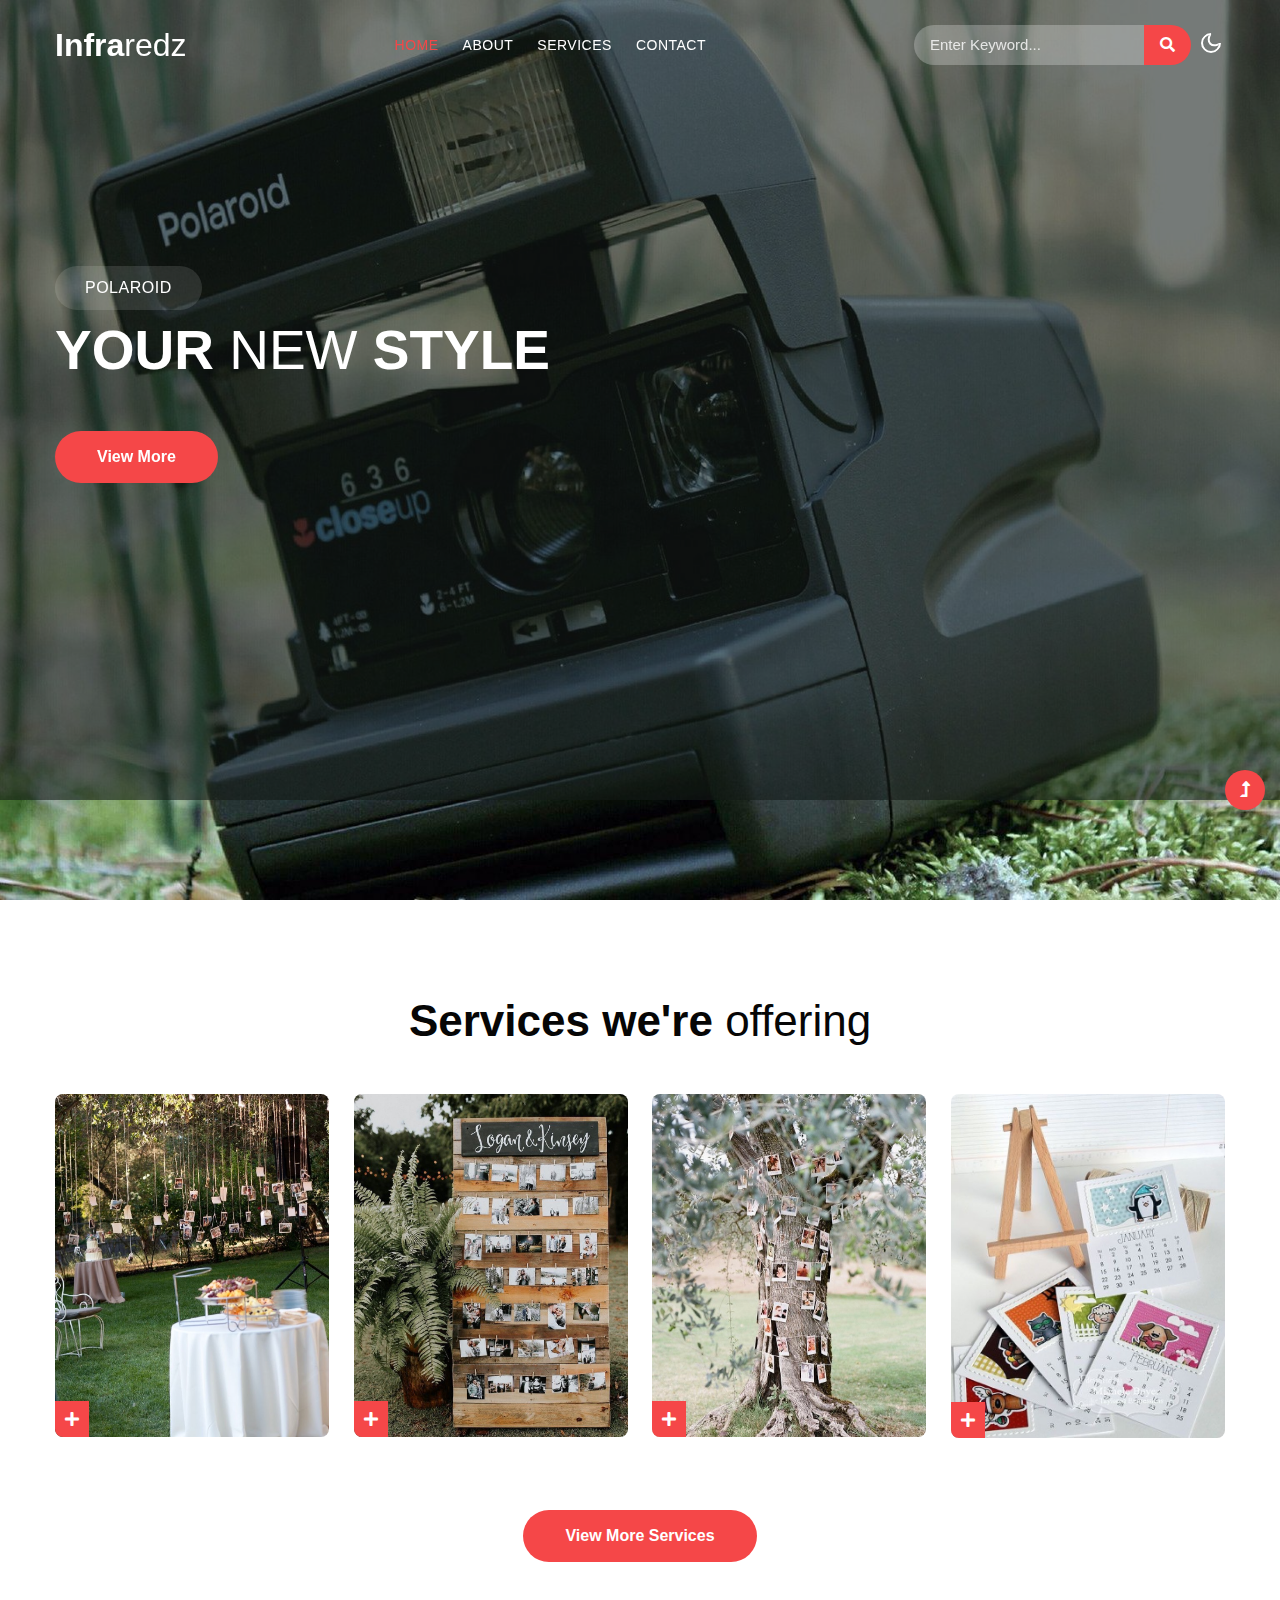
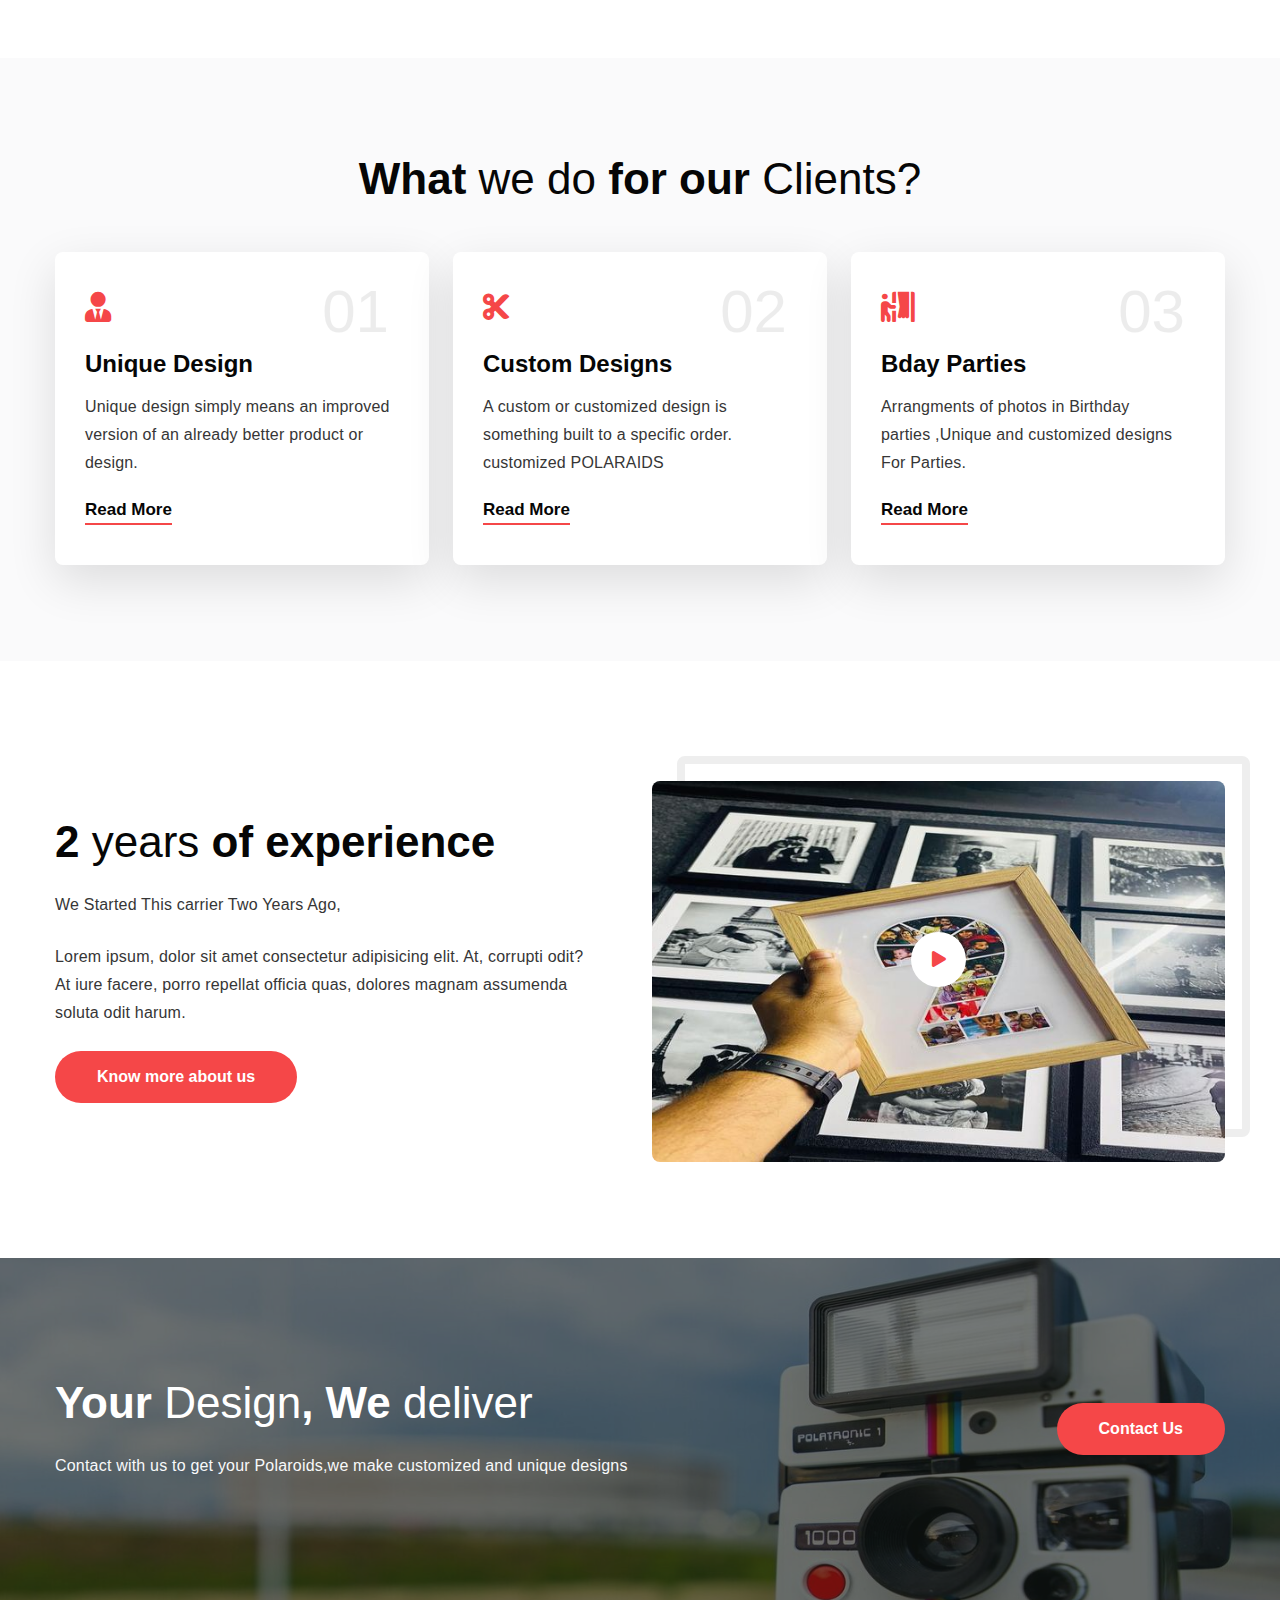
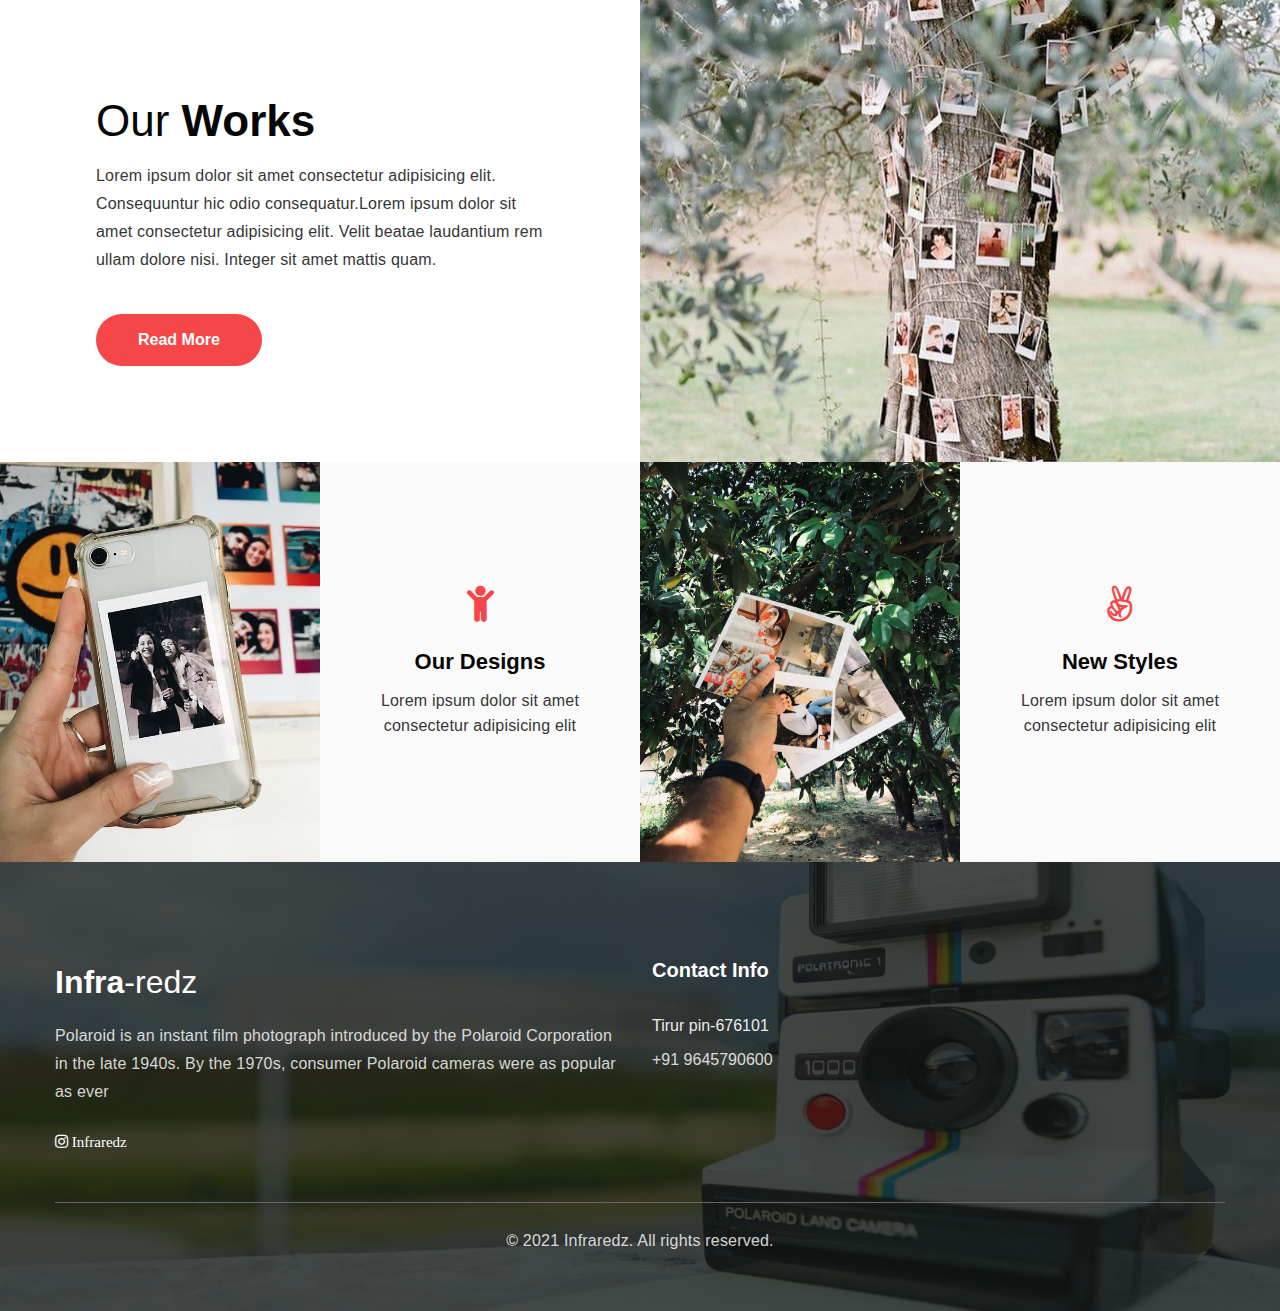
<file: index.html>
<!--
Author: W3layouts
Author URL: http://w3layouts.com
-->
<!doctype html>
<html lang="en">

<head>
    <!-- Required meta tags -->
    <meta charset="utf-8">
    <meta name="viewport" content="width=device-width, initial-scale=1">
    <title>infraredz</title>
    <!-- Template CSS Style link -->
    <link rel="stylesheet" href="assets/css/style-starter.css">
</head>

<body>
    <!-- header -->
    <header id="site-header" class="fixed-top">
        <div class="container">
            <nav class="navbar navbar-expand-lg navbar-light">
                <a class="navbar-brand" href="index.html">
                    Infra<span>redz</span>
                </a>
                <button class="navbar-toggler collapsed" type="button" data-bs-toggle="collapse"
                    data-bs-target="#navbarScroll" aria-controls="navbarScroll" aria-expanded="false"
                    aria-label="Toggle navigation">
                    <span class="navbar-toggler-icon fa icon-expand fa-bars"></span>
                    <span class="navbar-toggler-icon fa icon-close fa-times"></span>
                </button>
                <div class="collapse navbar-collapse" id="navbarScroll">
                    <ul class="navbar-nav mx-auto my-2 my-lg-0 navbar-nav-scroll">
                        <li class="nav-item">
                            <a class="nav-link active" aria-current="page" href="index.html">Home</a>
                        </li>
                        <li class="nav-item">
                            <a class="nav-link" href="about.html">About</a>
                        </li>
                        <li class="nav-item">
                            <a class="nav-link" href="services.html">Services</a>
                        </li>
                        <li class="nav-item">
                            <a class="nav-link" href="contact.html">Contact</a>
                        </li>
                    </ul>
                    <form action="#error" method="GET" class="d-flex search-header">
                        <input class="form-control" type="search" placeholder="Enter Keyword..." aria-label="Search"
                            required>
                        <button class="btn btn-style"  type="submit"><i class="fas fa-search" ></i></button>
                    </form>
                </div>
                <!-- toggle switch for light and dark theme -->
                <div class="cont-ser-position">
                    <nav class="navigation">
                        <div class="theme-switch-wrapper">
                            <label class="theme-switch" for="checkbox">
                                <input type="checkbox" id="checkbox">
                                <div class="mode-container">
                                    <i class="gg-sun"></i>
                                    <i class="gg-moon"></i>
                                </div>
                            </label>
                        </div>
                    </nav>
                </div>
                <!-- //toggle switch for light and dark theme -->
            </nav>
        </div>
    </header>
    <!-- //header -->

    <!-- hero slider Start -->
    <div class="banner-wrap" >
        <div class="banner-slider"  class="bg-image col-md-6" 
        style="background-image: url('assets/images/rsz_polaroid.jpg');
               height: 100vh;background-position: center center;background-repeat: no-repeat;background-size: cover;background-color: #464646;">
            <!-- hero slide start -->
            <div class="banner-slide ">
                <div class="container">
                    <div class="hero-content" >
                        <p data-animation="fadeInDown" class="mb-2">Polaroid </p>
                        <h1 data-animation="flipInX" data-delay="0.8s" data-color="#fff">
                            Your <span>New</span> Style </h1>
                        <div class="cta-btn" data-animation="fadeInUp" data-delay="1s">
                            <a href="about.html" class="btn btn-style btn-primary" >View More</a>
                        </div>
                    </div>
                </div>
                <div class="hero-overlay"></div>
            </div>
        </div>
    </div>
    <!-- hero slider end -->

    <!-- home services block -->
    <div class="w3l-servicesblock2 py-5" id="services">
        <div class="container py-lg-5 py-md-4 py-2">
            <h3 class="title-style text-center mb-lg-5 mb-4">Services we're <span>offering</span></h3>
            <div class="row">
                <div class="col-lg-3 col-sm-6">
                    <div class="grids5-info">
                        <a href="services.html" class="blog-image d-block zoom"><img src="assets/images/banner1.jpg" alt=""
                                class="img-fluid radius-image" />
                            <div class="image-overlay">
                                <h4>Custom Design</h4>
                                <p>A custom or customized design is something built to a specific order. A fitting example of custom design is a ‘custom-made POLARAIDS’</p>
                            </div>
                            <div class="iconic-plus">
                                <i class="fas fa-plus"></i>
                            </div>
                        </a>
                    </div>
                </div>
                <div class="col-lg-3 col-sm-6 mt-sm-0 mt-4">
                    <div class="grids5-info">
                        <a href="services.html" class="blog-image d-block zoom"><img src="assets/images/banner2.jpg" alt=""
                                class="img-fluid radius-image" />
                            <div class="image-overlay">
                                <h4>Frames</h4>
                                <p>frame is a protective and decorative edging for a picture, such as a painting or photograph.</p>
                            </div>
                            <div class="iconic-plus">
                                <i class="fas fa-plus"></i>
                            </div>
                        </a>
                    </div>
                </div>
                <div class="col-lg-3 col-sm-6 mt-lg-0 mt-4">
                    <div class="grids5-info">
                        <a href="services.html" class="blog-image d-block zoom"><img src="assets/images/banner3.jpg" alt=""
                                class="img-fluid radius-image" />
                            <div class="image-overlay">
                                <h4>Photo Booth</h4>
                                <p>collabration of photos of your memorable days.</p>
                            </div>
                            <div class="iconic-plus">
                                <i class="fas fa-plus"></i>
                            </div>
                        </a>
                    </div>
                </div>
                <div class="col-lg-3 col-sm-6 mt-lg-0 mt-4">
                    <div class="grids5-info">
                        <a href="services.html" class="blog-image d-block zoom"><img src="assets/images/banner4.jpg" alt=""
                                class="img-fluid radius-image" />
                            <div class="image-overlay">
                                <h4>Unique Designs</h4>
                                <p>Unique design simply means an improved version of an already better product or design.</p>
                            </div>
                            <div class="iconic-plus">
                                <i class="fas fa-plus"></i>
                            </div>
                        </a>
                    </div>
                </div>
            </div>
            <div class="text-center mt-md-5 mt-5 pt-lg-4">
                <a href="services.html" class="btn btn-style">View More Services</a>
            </div>
        </div>
    </div>
    <!-- //home services block -->

    <!-- home page service grids -->
    <section class="home-services py-5" id="services">
        <div class="container py-lg-5 py-md-4 py-2">
            <h3 class="title-style text-center mb-lg-5 mb-4">What <span>we do</span> for our <span>Clients?</span></h3>
            <div class="row justify-content-center">
                <div class="col-lg-4 col-md-6">
                    <div class="box-wrap">
                        <div class="icon">
                            <i class="fas fa-user-tie"></i>
                        </div>
                        <h4 class="number">01</h4>
                        <h4><a href="#url">Unique Design</a></h4>
                        <p>Unique design simply means an improved version of an already better product or design.</p>
                        <a href="services.html" class="read">Read more</a>
                    </div>
                </div>
                <div class="col-lg-4 col-md-6 mt-md-0 mt-4">
                    <div class="box-wrap">
                        <div class="icon">
                            <i class="fas fa-cut"></i>
                        </div>
                        <h4 class="number">02</h4>
                        <h4><a href="#url">Custom Designs</a></h4>
                        <p>A custom or customized design is something built to a specific order.
                            customized POLARAIDS</p>
                        <a href="services.html" class="read">Read more</a>
                    </div>
                </div>
                <div class="col-lg-4 col-md-6 mt-lg-0 mt-4">
                    <div class="box-wrap">
                        <div class="icon">
                            <i class="fas fa-person-booth"></i>
                        </div>
                        <h4 class="number">03</h4>
                        <h4><a href="#url">Bday Parties</a></h4>
                        <p>Arrangments of photos in Birthday<br> parties ,Unique and customized designs For Parties.</p>
                        <a href="services.html" class="read">Read more</a>
                    </div>
                </div>
            </div>
        </div>
    </section>
    <!-- //home page service grids -->

    <!-- about block -->
    <section class="w3l-about py-5" id="about">
        <div class="container py-lg-5 py-md-4 py-2">
            <div class="row align-items-center">
                <div class="col-lg-6 section-width pe-xl-5">
                    <h3 class="title-style">2  <span>years</span> of experience</h3>
                    <p class="mt-4">We Started This carrier Two Years Ago,</p>
                    <p class="mt-4 pb-dm-3">Lorem ipsum, dolor sit amet consectetur adipisicing elit. At, corrupti
                        odit? At iure facere,
                        porro repellat officia quas, dolores magnam assumenda soluta odit
                        harum.</p>
                    <a href="about.html" class="btn btn-style mt-4"> Know more about us</a>
                </div>
               
                <div class="col-lg-6 history-info mt-lg-0 mt-5 pt-md-4 pt-2">
                    <div class="position-relative img-border">
                        <img src="assets/images/about1.jpg" class="img-fluid video-popup-image" alt="video-popup">

                        <a href="#small-dialog" class="popup-with-zoom-anim play-view text-center position-absolute">
                            <span class="video-play-icon">
                                <span class="fa fa-play"></span>
                            </span>
                        </a>

                        <!-- dialog itself, mfp-hide class is required to make dialog hidden -->
                        <div id="small-dialog" class="zoom-anim-dialog mfp-hide ">
                       <center>
                            <div class="col-md-12">
                                <video  src="assets/Video/infraredz 2.mp4" style="width: 400px; height: 400px; margin-top: 10px;border:2px solid blue;
                            padding:5px;" controls></video>
                              </div>
                        </center>
                        </div>
                    </div>
                </div>
            </div>
        </div>
    </section>
    <!-- //about block -->

    <!-- content block -->
    <section class="w3l-content1 py-5">
        <div class="container py-md-5 py-sm-4 py-2">
            <div class="row align-items-center py-4">
                <div class="col-lg-7">
                    <div class="bottom-info" >
                        
                        <h3 class="title-style text-white">Your <span>Design</span>, We <span>deliver</span></h3>
                        <p class="mt-4 text-light">Contact with us to get your Polaroids,we make customized and unique designs</p>
                    </div>
                </div>
                <div class="col-lg-5 text-lg-end">
                    <a href="contact.html" class="btn btn-style mt-lg-0 mt-md-5 mt-4">Contact Us</a>
                </div>
            </div>
        </div>
    </section>
    <!-- //content block -->

    <!-- works block -->
    <section class="w3l-how-grids-3" id="how">
        <div class="container-fluid">
            <div class="row d-grid grid-col-2 grid-element-9 px-lg-0">
                <div class="left-texthny p-lg-5 py-4">
                    <div class="left-texthny-2 p-lg-5 p-4">
                        <h3 class="title-style"><span>Our</span> Works</h3>
                        <p class="my-3 pr-lg-4">Lorem ipsum dolor sit amet consectetur adipisicing elit. Consequuntur
                            hic odio consequatur.Lorem ipsum dolor sit amet consectetur adipisicing elit. Velit beatae
                            laudantium rem ullam dolore nisi. Integer sit amet mattis quam.</p>
                        <a href="about.html" class="btn btn-style btn-secondary mt-4">Read More</a>
                    </div>
                </div>
                <div class="left-grid-ele-9 grid-bg1">
                </div>
            </div>
            <div class="row d-grid grid-col-3 grid-element-9 px-lg-0">
                <div class="left-grid-ele-9 grid-bg2">

                </div>
                
                <div class="left-texthny-3 p-lg-5 py-4 d-grid align-items-center">
                    <div class="sub-wid-grid-9 py-lg-0 py-5">
                        <i class="fas fa-child mb-4"></i>
                        <h4 class="text-grid-9"><a href="services.html">Our Designs</a></h4>
                        <p class="sub-para">Lorem ipsum dolor sit amet consectetur adipisicing elit</p>

                    </div>
                </div>
                <div class="left-grid-ele-9 grid-bg3">

                </div>
                <div class="left-texthny-3 p-lg-5 py-4 d-grid align-items-center">
                    <div class="sub-wid-grid-9 py-lg-0 py-5">
                        <i class="fab fa-angellist mb-4"></i>
                        <h4 class="text-grid-9"><a href="services.html">New Styles</a></h4>
                        <p class="sub-para">Lorem ipsum dolor sit amet consectetur adipisicing elit</p>
                    </div>
                </div>
            </div>
        </div>
    </section>
    <!-- //works block -->

   
   
    <!-- footer -->
    <footer class="w3l-footer-16 py-5">
        <div class="container pt-md-5 pt-sm-4 pb-sm-2">
            <div class="row">
                <div class="col-lg-6">
                    <a class="footer-logo d-flex align-items-center" href="index.html">
                        Infra<span>-redz</span></a>
                    <p class="mt-3">Polaroid is an instant film photograph introduced by the Polaroid Corporation in the late 1940s. By the 1970s, consumer Polaroid cameras were as popular as ever</p>
                    <div class="columns-2 mt-4">
                        <ul class="social">
                            <li><a href="https://www.instagram.com/infraredz._/?hl=en"><i class="fab fa-instagram"> Infraredz</i></a>
                            </li>
                        </ul>
                    </div>
                </div>
                <div class="col-lg-5 mt-lg-0 mt-5">
                    <div class="row">
            
                        <div class="col-xl-5 col-6 column px-xxl-0">
                            <h3 class="">Contact Info</h3>
                            <ul class="footer-contact-list">
                                <li class="">Tirur 
                                    pin-676101
                                </li>
                                <li class="mt-2"><a href="tel:+91 9645790600">+91 9645790600</a></li>
                              
                            </ul>
                        </div>
                    </div>
                </div>
            </div>
            <div class="below-section text-center pt-4 mt-5">
                <p class="copy-text">&copy; 2021 Infraredz. All rights reserved. 
                </p>
            </div>
        </div>
    </footer>
    <!-- //footer -->

    <!-- Js scripts -->
    <!-- move top -->
    <button onclick="topFunction()" id="movetop" title="Go to top">
        <span class="fas fa-level-up-alt" aria-hidden="true"></span>
    </button>
    <script>
        // When the user scrolls down 20px from the top of the document, show the button
        window.onscroll = function () {
            scrollFunction()
        };

        function scrollFunction() {
            if (document.body.scrollTop > 20 || document.documentElement.scrollTop > 20) {
                document.getElementById("movetop").style.display = "block";
            } else {
                document.getElementById("movetop").style.display = "none";
            }
        }

        // When the user clicks on the button, scroll to the top of the document
        function topFunction() {
            document.body.scrollTop = 0;
            document.documentElement.scrollTop = 0;
        }
    </script>
    <!-- //move top -->

    <!-- common jquery plugin -->
    <script src="assets/js/jquery-3.3.1.min.js"></script>
    <!-- //common jquery plugin -->

    <!-- banner slick slider -->
    <script src="assets/js/slick.js"></script>
    <script src="assets/js/script.js"></script>
    <!-- //banner slick slider -->

    <!-- magnific-popup javascript -->
    <script src="assets/js/jquery.magnific-popup.min.js"></script>
    <script>
        $(document).ready(function () {
            $('.popup-with-zoom-anim').magnificPopup({
                type: 'inline',

                fixedContentPos: false,
                fixedBgPos: true,

                overflowY: 'auto',

                closeBtnInside: true,
                preloader: false,

                midClick: true,
                removalDelay: 300,
                mainClass: 'my-mfp-zoom-in'
            });

            $('.popup-with-move-anim').magnificPopup({
                type: 'inline',

                fixedContentPos: false,
                fixedBgPos: true,

                overflowY: 'auto',

                closeBtnInside: true,
                preloader: false,

                midClick: true,
                removalDelay: 300,
                mainClass: 'my-mfp-slide-bottom'
            });
        });
    </script>
    <!-- //magnific-popup javascript -->

    <!-- theme switch js (light and dark)-->
    <script src="assets/js/theme-change.js"></script>
    <!-- //theme switch js (light and dark)-->

    <!-- MENU-JS -->
    <script>
        $(window).on("scroll", function () {
            var scroll = $(window).scrollTop();

            if (scroll >= 80) {
                $("#site-header").addClass("nav-fixed");
            } else {
                $("#site-header").removeClass("nav-fixed");
            }
        });

        //Main navigation Active Class Add Remove
        $(".navbar-toggler").on("click", function () {
            $("header").toggleClass("active");
        });
        $(document).on("ready", function () {
            if ($(window).width() > 991) {
                $("header").removeClass("active");
            }
            $(window).on("resize", function () {
                if ($(window).width() > 991) {
                    $("header").removeClass("active");
                }
            });
        });
    </script>
    <!-- //MENU-JS -->

    <!-- disable body scroll which navbar is in active -->
    <script>
        $(function () {
            $('.navbar-toggler').click(function () {
                $('body').toggleClass('noscroll');
            })
        });
    </script>
    <!-- //disable body scroll which navbar is in active -->

    <!-- bootstrap -->
    <script src="assets/js/bootstrap.min.js"></script>
    <!-- //bootstrap -->
    <!-- //Js scripts -->
</body>

</html>
</file>
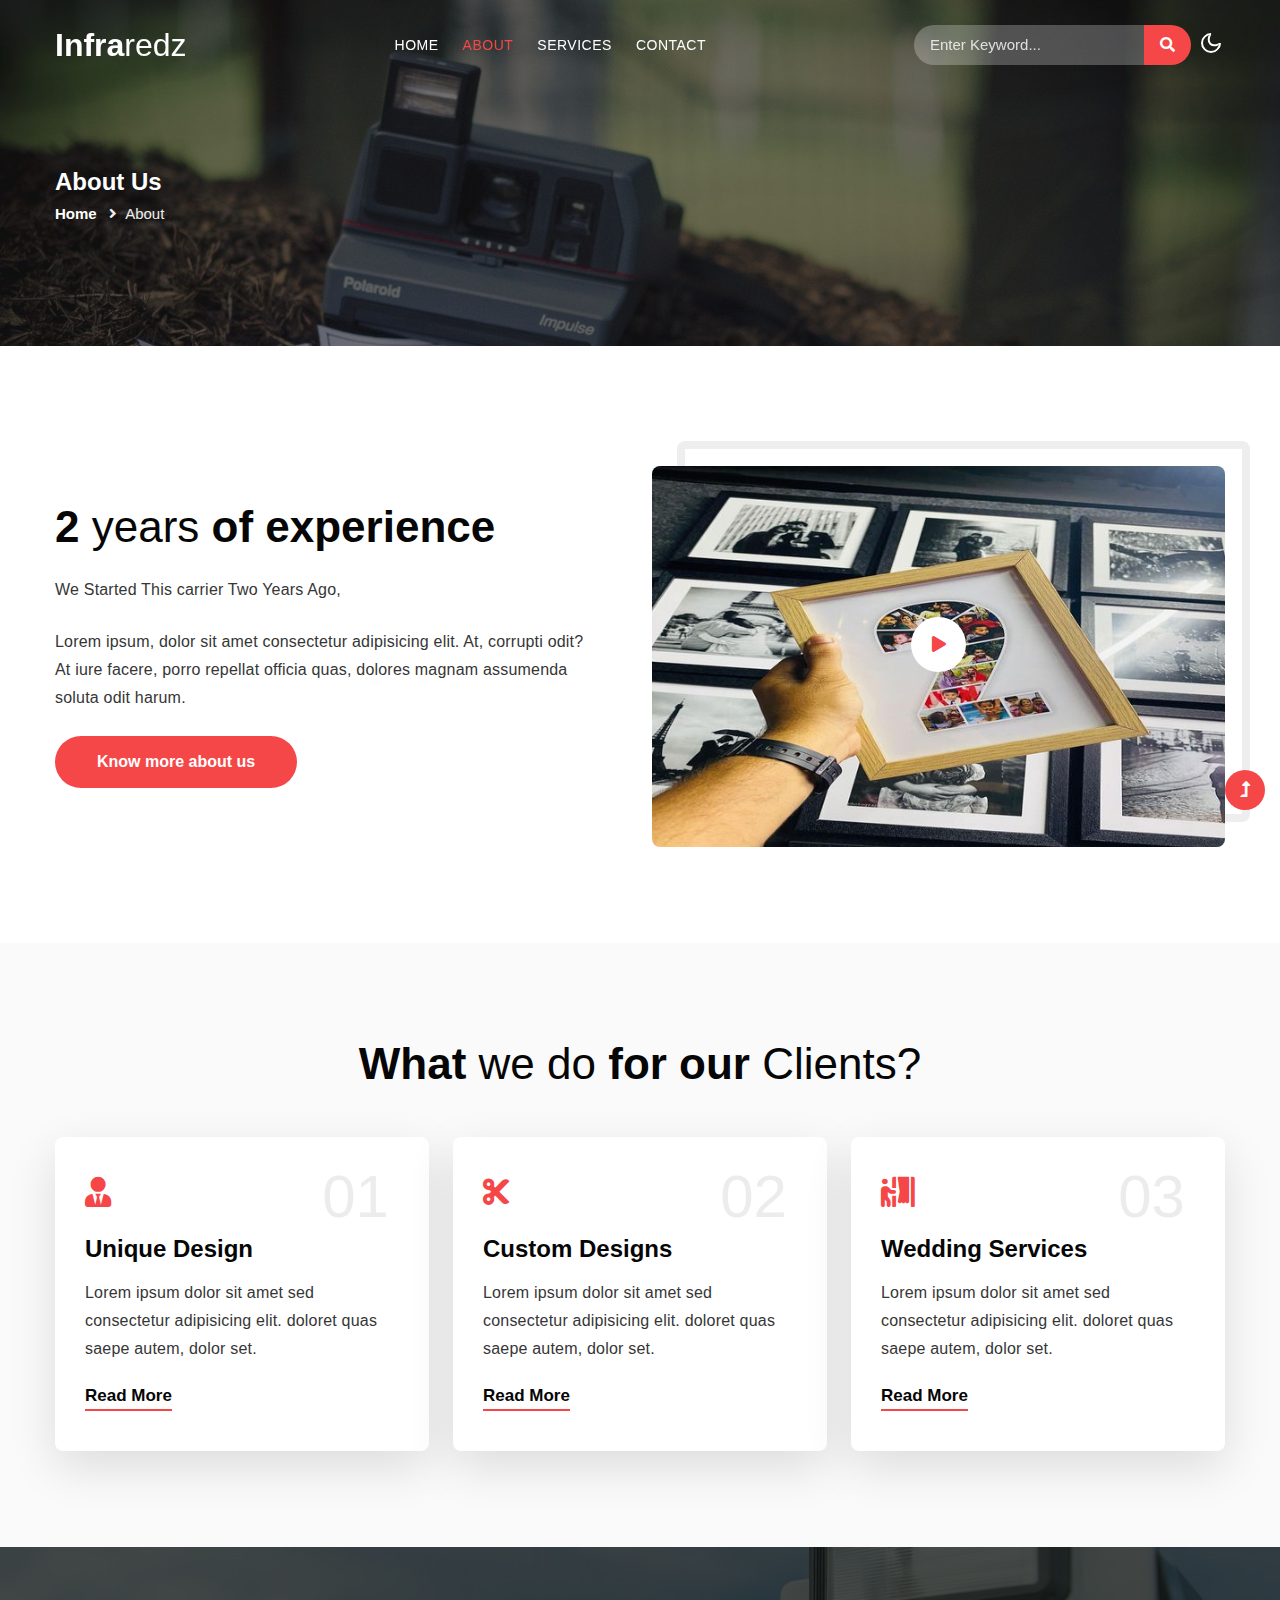
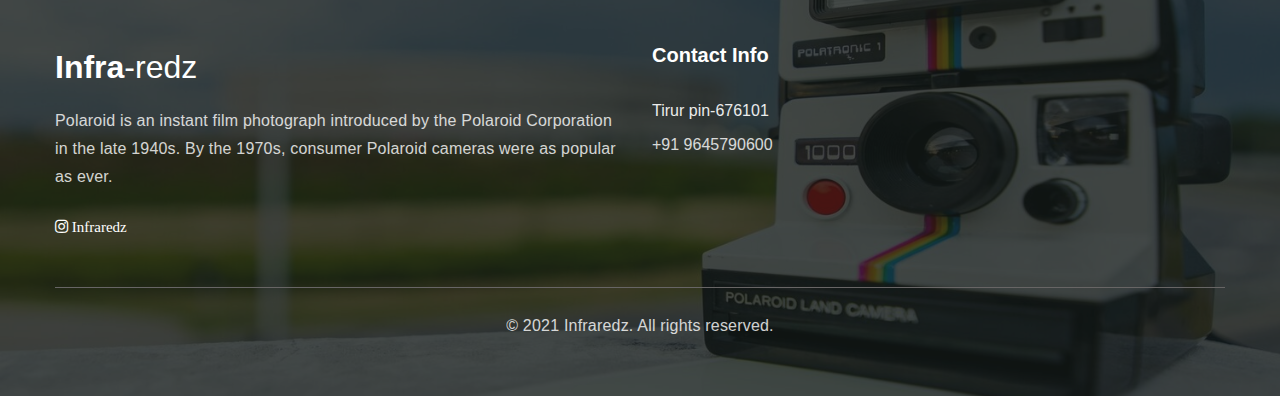
<file: about.html>
<!--
Author: W3layouts
Author URL: http://w3layouts.com
-->
<!doctype html>
<html lang="en">

<head>
    <!-- Required meta tags -->
    <meta charset="utf-8">
    <meta name="viewport" content="width=device-width, initial-scale=1">
    <title>Infraredz</title>
    <!-- Template CSS Style link -->
    <link rel="stylesheet" href="assets/css/style-starter.css">
</head>

<body>
    <!-- header -->
    <header id="site-header" class="fixed-top">
        <div class="container">
            <nav class="navbar navbar-expand-lg navbar-light">
                <a class="navbar-brand" href="index.html">
                    Infra<span>redz</span>
                </a>
                <button class="navbar-toggler collapsed" type="button" data-bs-toggle="collapse"
                    data-bs-target="#navbarScroll" aria-controls="navbarScroll" aria-expanded="false"
                    aria-label="Toggle navigation">
                    <span class="navbar-toggler-icon fa icon-expand fa-bars"></span>
                    <span class="navbar-toggler-icon fa icon-close fa-times"></span>
                </button>
                <div class="collapse navbar-collapse" id="navbarScroll">
                    <ul class="navbar-nav mx-auto my-2 my-lg-0 navbar-nav-scroll">
                        <li class="nav-item">
                            <a class="nav-link" aria-current="page" href="index.html">Home</a>
                        </li>
                        <li class="nav-item">
                            <a class="nav-link active" href="about.html">About</a>
                        </li>
                        <li class="nav-item">
                            <a class="nav-link" href="services.html">Services</a>
                        </li>
                        <li class="nav-item">
                            <a class="nav-link" href="contact.html">Contact</a>
                        </li>
                    </ul>
                    <form action="#error" method="GET" class="d-flex search-header">
                        <input class="form-control" type="search" placeholder="Enter Keyword..." aria-label="Search"
                            required>
                        <button class="btn btn-style" type="submit"><i class="fas fa-search"></i></button>
                    </form>
                </div>
                <!-- toggle switch for light and dark theme -->
                <div class="cont-ser-position">
                    <nav class="navigation">
                        <div class="theme-switch-wrapper">
                            <label class="theme-switch" for="checkbox">
                                <input type="checkbox" id="checkbox">
                                <div class="mode-container">
                                    <i class="gg-sun"></i>
                                    <i class="gg-moon"></i>
                                </div>
                            </label>
                        </div>
                    </nav>
                </div>
                <!-- //toggle switch for light and dark theme -->
            </nav>
        </div>
    </header>
    <!-- //header -->

    <!-- inner banner -->
    <section class="inner-banner py-5">
        <div class="w3l-breadcrumb py-lg-5">
            <div class="container pt-4 pb-sm-4">
                <h4 class="inner-text-title font-weight-bold pt-sm-5 pt-4">About Us</h4>
                <ul class="breadcrumbs-custom-path">
                    <li><a href="index.html">Home</a></li>
                    <li class="active"><i class="fas fa-angle-right mx-2"></i>About</li>
                </ul>
            </div>
        </div>
    </section>
    <!-- //inner banner -->

    <!-- about block -->
    <section class="w3l-about py-5" id="about">
        <div class="container py-lg-5 py-md-4 py-2">
            <div class="row align-items-center">
                <div class="col-lg-6 section-width pe-xl-5">
                    <h3 class="title-style">2  <span>years</span> of experience</h3>
                    <p class="mt-4">We Started This carrier Two Years Ago,</p>
                    <p class="mt-4 pb-dm-3">Lorem ipsum, dolor sit amet consectetur adipisicing elit. At, corrupti
                        odit? At iure facere,
                        porro repellat officia quas, dolores magnam assumenda soluta odit
                        harum.</p>
                    <a href="about.html" class="btn btn-style mt-4"> Know more about us</a>
                </div>
               
                <div class="col-lg-6 history-info mt-lg-0 mt-5 pt-md-4 pt-2">
                    <div class="position-relative img-border">
                        <img src="assets/images/about1.jpg" class="img-fluid video-popup-image" alt="video-popup">

                        <a href="#small-dialog" class="popup-with-zoom-anim play-view text-center position-absolute">
                            <span class="video-play-icon">
                                <span class="fa fa-play"></span>
                            </span>
                        </a>

                        <!-- dialog itself, mfp-hide class is required to make dialog hidden -->
                        <div id="small-dialog" class="zoom-anim-dialog mfp-hide ">
                       <center>
                            <div class="col-md-12">
                                <video  src="assets/Video/infraredz 2.mp4" style="width: 400px; height: 400px; margin-top: 10px;  border:2px solid blue;
                            padding:5px;" controls></video>
                              </div>
                        </center>
                        </div>
                    </div>
                </div>
            </div>
        </div>
    </section>
    <!-- //about block -->

    
    

    <!-- about page service grids -->
    <section class="home-services py-5" id="services">
        <div class="container py-lg-5 py-md-4 py-2">
            <h3 class="title-style text-center mb-lg-5 mb-4">What <span>we do</span> for our <span>Clients?</span></h3>
            <div class="row justify-content-center">
                <div class="col-lg-4 col-md-6">
                    <div class="box-wrap">
                        <div class="icon">
                            <i class="fas fa-user-tie"></i>
                        </div>
                        <h4 class="number">01</h4>
                        <h4><a href="#url">Unique Design</a></h4>
                        <p>Lorem ipsum dolor sit amet sed consectetur adipisicing elit.
                            doloret quas saepe autem, dolor set.</p>
                        <a href="services.html" class="read">Read more</a>
                    </div>
                </div>
                <div class="col-lg-4 col-md-6 mt-md-0 mt-4">
                    <div class="box-wrap">
                        <div class="icon">
                            <i class="fas fa-cut"></i>
                        </div>
                        <h4 class="number">02</h4>
                        <h4><a href="#url">Custom Designs</a></h4>
                        <p>Lorem ipsum dolor sit amet sed consectetur adipisicing elit.
                            doloret quas saepe autem, dolor set.</p>
                        <a href="services.html" class="read">Read more</a>
                    </div>
                </div>
                <div class="col-lg-4 col-md-6 mt-lg-0 mt-4">
                    <div class="box-wrap">
                        <div class="icon">
                            <i class="fas fa-person-booth"></i>
                        </div>
                        <h4 class="number">03</h4>
                        <h4><a href="#url">Wedding Services</a></h4>
                        <p>Lorem ipsum dolor sit amet sed consectetur adipisicing elit.
                            doloret quas saepe autem, dolor set.</p>
                        <a href="services.html" class="read">Read more</a>
                    </div>
                </div>
            </div>
        </div>
    </section>
    <!-- //about page service grids -->

   

    

    <!-- footer -->
    <footer class="w3l-footer-16 py-5">
        <div class="container pt-md-5 pt-sm-4 pb-sm-2">
            <div class="row">
                <div class="col-lg-6">
                    <a class="footer-logo d-flex align-items-center" href="index.html">
                        Infra<span>-redz</span></a>
                    <p class="mt-3">Polaroid is an instant film photograph introduced by the Polaroid Corporation in the late 1940s. By the 1970s, consumer Polaroid cameras were as popular as ever.</p>
                    <div class="columns-2 mt-4">
                        <ul class="social">
                            <li><a href="https://www.instagram.com/infraredz._/?hl=en"><i class="fab fa-instagram"> Infraredz</i></a>
                            </li>
                        </ul>
                    </div>
                </div>
                <div class="col-lg-5 mt-lg-0 mt-5">
                    <div class="row">
            
                        <div class="col-xl-5 col-6 column px-xxl-0">
                            <h3 class="">Contact Info</h3>
                            <ul class="footer-contact-list">
                                <li class="">Tirur 
                                    pin-676101
                                </li>
                                <li class="mt-2"><a href="tel:+91 9645790600">+91 9645790600</a></li>
                              
                            </ul>
                        </div>
                    </div>
                </div>
            </div>
            <div class="below-section text-center pt-4 mt-5">
                <p class="copy-text">&copy; 2021 Infraredz. All rights reserved. 
                </p>
            </div>
        </div>
    </footer>
    <!-- //footer -->

    <!-- Js scripts -->
    <!-- move top -->
    <button onclick="topFunction()" id="movetop" title="Go to top">
        <span class="fas fa-level-up-alt" aria-hidden="true"></span>
    </button>
    <script>
        // When the user scrolls down 20px from the top of the document, show the button
        window.onscroll = function () {
            scrollFunction()
        };

        function scrollFunction() {
            if (document.body.scrollTop > 20 || document.documentElement.scrollTop > 20) {
                document.getElementById("movetop").style.display = "block";
            } else {
                document.getElementById("movetop").style.display = "none";
            }
        }

        // When the user clicks on the button, scroll to the top of the document
        function topFunction() {
            document.body.scrollTop = 0;
            document.documentElement.scrollTop = 0;
        }
    </script>
    <!-- //move top -->

    <!-- common jquery plugin -->
    <script src="assets/js/jquery-3.3.1.min.js"></script>
    <!-- //common jquery plugin -->

    <!-- magnific-popup javascript -->
    <script src="assets/js/jquery.magnific-popup.min.js"></script>
    <script>
        $(document).ready(function () {
            $('.popup-with-zoom-anim').magnificPopup({
                type: 'inline',

                fixedContentPos: false,
                fixedBgPos: true,

                overflowY: 'auto',

                closeBtnInside: true,
                preloader: false,

                midClick: true,
                removalDelay: 300,
                mainClass: 'my-mfp-zoom-in'
            });

            $('.popup-with-move-anim').magnificPopup({
                type: 'inline',

                fixedContentPos: false,
                fixedBgPos: true,

                overflowY: 'auto',

                closeBtnInside: true,
                preloader: false,

                midClick: true,
                removalDelay: 300,
                mainClass: 'my-mfp-slide-bottom'
            });
        });
    </script>
    <!-- //magnific-popup javascript -->

    <!-- theme switch js (light and dark)-->
    <script src="assets/js/theme-change.js"></script>
    <!-- //theme switch js (light and dark)-->

    <!-- MENU-JS -->
    <script>
        $(window).on("scroll", function () {
            var scroll = $(window).scrollTop();

            if (scroll >= 80) {
                $("#site-header").addClass("nav-fixed");
            } else {
                $("#site-header").removeClass("nav-fixed");
            }
        });

        //Main navigation Active Class Add Remove
        $(".navbar-toggler").on("click", function () {
            $("header").toggleClass("active");
        });
        $(document).on("ready", function () {
            if ($(window).width() > 991) {
                $("header").removeClass("active");
            }
            $(window).on("resize", function () {
                if ($(window).width() > 991) {
                    $("header").removeClass("active");
                }
            });
        });
    </script>
    <!-- //MENU-JS -->

    <!-- disable body scroll which navbar is in active -->
    <script>
        $(function () {
            $('.navbar-toggler').click(function () {
                $('body').toggleClass('noscroll');
            })
        });
    </script>
    <!-- //disable body scroll which navbar is in active -->

    <!-- bootstrap -->
    <script src="assets/js/bootstrap.min.js"></script>
    <!-- //bootstrap -->
    <!-- //Js scripts -->
</body>

</html>
</file>
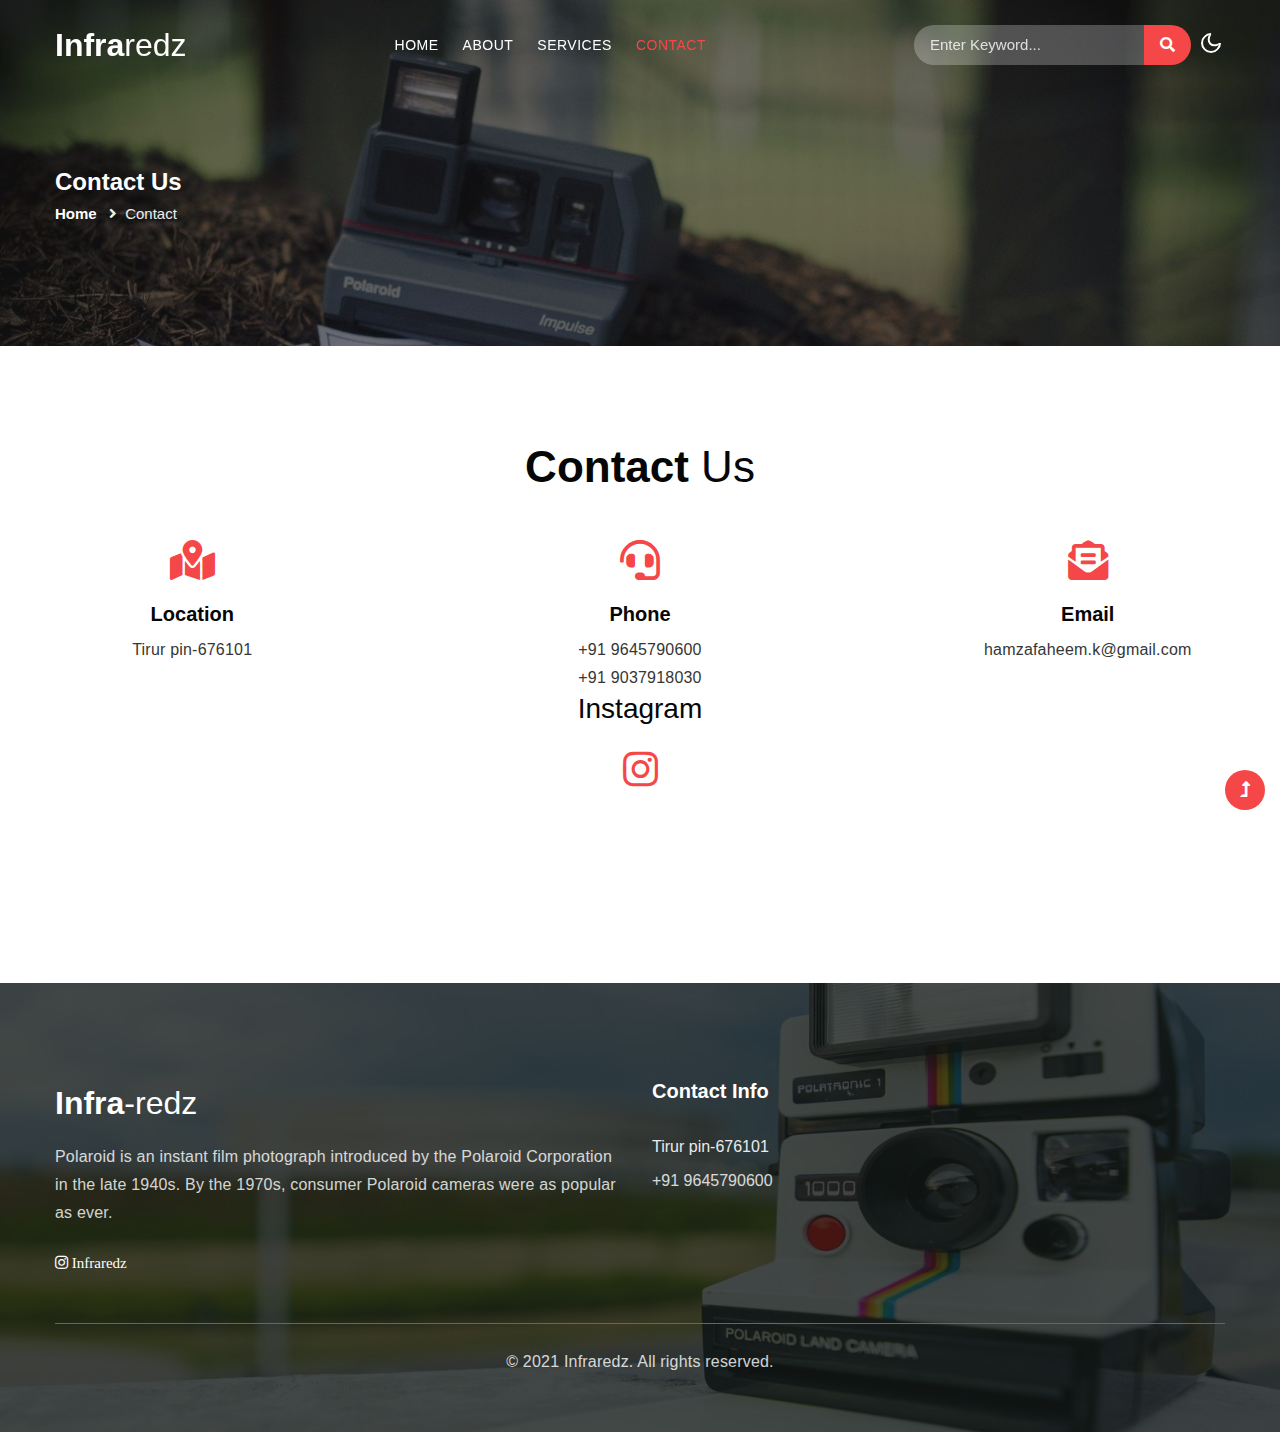
<file: contact.html>
<!--
Author: W3layouts
Author URL: http://w3layouts.com
-->
<!doctype html>
<html lang="en">

<head>
    <!-- Required meta tags -->
    <meta charset="utf-8">
    <meta name="viewport" content="width=device-width, initial-scale=1">
    <title>Infraredz</title>
    <!-- Template CSS Style link -->
    <link rel="stylesheet" href="assets/css/style-starter.css">
</head>

<body>
    <!-- header -->
    <header id="site-header" class="fixed-top">
        <div class="container">
            <nav class="navbar navbar-expand-lg navbar-light">
                <a class="navbar-brand" href="index.html">
                    Infra<span>redz</span>
                </a>
                <button class="navbar-toggler collapsed" type="button" data-bs-toggle="collapse"
                    data-bs-target="#navbarScroll" aria-controls="navbarScroll" aria-expanded="false"
                    aria-label="Toggle navigation">
                    <span class="navbar-toggler-icon fa icon-expand fa-bars"></span>
                    <span class="navbar-toggler-icon fa icon-close fa-times"></span>
                </button>
                <div class="collapse navbar-collapse" id="navbarScroll">
                    <ul class="navbar-nav mx-auto my-2 my-lg-0 navbar-nav-scroll">
                        <li class="nav-item">
                            <a class="nav-link" aria-current="page" href="index.html">Home</a>
                        </li>
                        <li class="nav-item">
                            <a class="nav-link" href="about.html">About</a>
                        </li>
                        <li class="nav-item">
                            <a class="nav-link" href="services.html">Services</a>
                        </li>
                        <li class="nav-item">
                            <a class="nav-link active" href="contact.html">Contact</a>
                        </li>
                    </ul>
                    <form action="#error" method="GET" class="d-flex search-header">
                        <input class="form-control" type="search" placeholder="Enter Keyword..." aria-label="Search"
                            required>
                        <button class="btn btn-style" type="submit"><i class="fas fa-search"></i></button>
                    </form>
                </div>
                <!-- toggle switch for light and dark theme -->
                <div class="cont-ser-position">
                    <nav class="navigation">
                        <div class="theme-switch-wrapper">
                            <label class="theme-switch" for="checkbox">
                                <input type="checkbox" id="checkbox">
                                <div class="mode-container">
                                    <i class="gg-sun"></i>
                                    <i class="gg-moon"></i>
                                </div>
                            </label>
                        </div>
                    </nav>
                </div>
                <!-- //toggle switch for light and dark theme -->
            </nav>
        </div>
    </header>
    <!-- //header -->

    <!-- inner banner -->
    <section class="inner-banner py-5">
        <div class="w3l-breadcrumb py-lg-5">
            <div class="container pt-4 pb-sm-4">
                <h4 class="inner-text-title font-weight-bold pt-sm-5 pt-4">Contact Us</h4>
                <ul class="breadcrumbs-custom-path">
                    <li><a href="index.html">Home</a></li>
                    <li class="active"><i class="fas fa-angle-right mx-2"></i>Contact</li>
                </ul>
            </div>
        </div>
    </section>
    <!-- //inner banner -->

    <!-- contact section -->
    <section class="w3l-contact-11 py-5" id="contact">
        <div class="container py-lg-5 py-md-4 py-2">
            <h3 class="title-style text-center mb-lg-5 mb-4">Contact <span>Us</span></h3>
            <div class="row text-center mb-5 pb-lg-5 pb-sm-4">
                <div class="col-md-3 contact-info">
                    <i class="fas fa-map-marked-alt"></i>
                    <h4>Location</h4>
                    <p>Tirur pin-676101</p>
                </div>
                <div class="col-lg-6 col-sm-3 contact-info mt-md-0 mt-4">
                    <i class="fas fa-headset"></i>
                    <h4>Phone</h4>
                    <p><a href="tel:+91 9645790600">+91 9645790600<br>+91 9037918030</a></p>
                </div>
                <div class="col-md-3 col-sm-3 contact-info mt-lg-0 mt-4">
                    <i class="fas fa-envelope-open-text"></i>
                    <h4>Email</h4>
                    <p><a href="mailto:mail@example.com" class="email">hamzafaheem.k@gmail.com</a></p>
                </div>
                <br>
                <div class="col-md-12  contact-info">
                    <h3>Instagram</h3>
                    <br>
                    <li><a href="https://www.instagram.com/infraredz._/?hl=en"><i class="fab fa-instagram"></i></a>
                </div>
            </div>
     </section>
    
    <!-- //contact section -->

    <!-- footer -->
    <footer class="w3l-footer-16 py-5">
        <div class="container pt-md-5 pt-sm-4 pb-sm-2">
            <div class="row">
                <div class="col-lg-6">
                    <a class="footer-logo d-flex align-items-center" href="index.html">
                        Infra<span>-redz</span></a>
                    <p class="mt-3">Polaroid is an instant film photograph introduced by the Polaroid Corporation in the late 1940s. By the 1970s, consumer Polaroid cameras were as popular as ever.</p>
                    <div class="columns-2 mt-4">
                        <ul class="social">
                            <li><a href="https://www.instagram.com/infraredz._/?hl=en"><i class="fab fa-instagram"> Infraredz</i></a>
                            </li>
                        </ul>
                    </div>
                </div>
                <div class="col-lg-5 mt-lg-0 mt-5">
                    <div class="row">
            
                        <div class="col-xl-5 col-6 column px-xxl-0">
                            <h3 class="">Contact Info</h3>
                            <ul class="footer-contact-list">
                                <li class="">Tirur 
                                    pin-676101
                                </li>
                                <li class="mt-2"><a href="tel:+91 9645790600">+91 9645790600</a></li>
                              
                            </ul>
                        </div>
                    </div>
                </div>
            </div>
            <div class="below-section text-center pt-4 mt-5">
                <p class="copy-text">&copy; 2021 Infraredz. All rights reserved. 
                </p>
            </div>
        </div>
    </footer>
    <!-- //footer -->
   



    <!-- Js scripts -->
    <!-- move top -->
    <button onclick="topFunction()" id="movetop" title="Go to top">
        <span class="fas fa-level-up-alt" aria-hidden="true"></span>
    </button>
    <script>
        // When the user scrolls down 20px from the top of the document, show the button
        window.onscroll = function () {
            scrollFunction()
        };

        function scrollFunction() {
            if (document.body.scrollTop > 20 || document.documentElement.scrollTop > 20) {
                document.getElementById("movetop").style.display = "block";
            } else {
                document.getElementById("movetop").style.display = "none";
            }
        }

        // When the user clicks on the button, scroll to the top of the document
        function topFunction() {
            document.body.scrollTop = 0;
            document.documentElement.scrollTop = 0;
        }
    </script>
    <!-- //move top -->

    <!-- common jquery plugin -->
    <script src="assets/js/jquery-3.3.1.min.js"></script>
    <!-- //common jquery plugin -->

    <!-- theme switch js (light and dark)-->
    <script src="assets/js/theme-change.js"></script>
    <!-- //theme switch js (light and dark)-->

    <!-- MENU-JS -->
    <script>
        $(window).on("scroll", function () {
            var scroll = $(window).scrollTop();

            if (scroll >= 80) {
                $("#site-header").addClass("nav-fixed");
            } else {
                $("#site-header").removeClass("nav-fixed");
            }
        });

        //Main navigation Active Class Add Remove
        $(".navbar-toggler").on("click", function () {
            $("header").toggleClass("active");
        });
        $(document).on("ready", function () {
            if ($(window).width() > 991) {
                $("header").removeClass("active");
            }
            $(window).on("resize", function () {
                if ($(window).width() > 991) {
                    $("header").removeClass("active");
                }
            });
        });
    </script>
    <!-- //MENU-JS -->

    <!-- disable body scroll which navbar is in active -->
    <script>
        $(function () {
            $('.navbar-toggler').click(function () {
                $('body').toggleClass('noscroll');
            })
        });
    </script>
    <!-- //disable body scroll which navbar is in active -->

    <!-- bootstrap -->
    <script src="assets/js/bootstrap.min.js"></script>
    <!-- //bootstrap -->
    <!-- //Js scripts -->
</body>

</html>
</file>
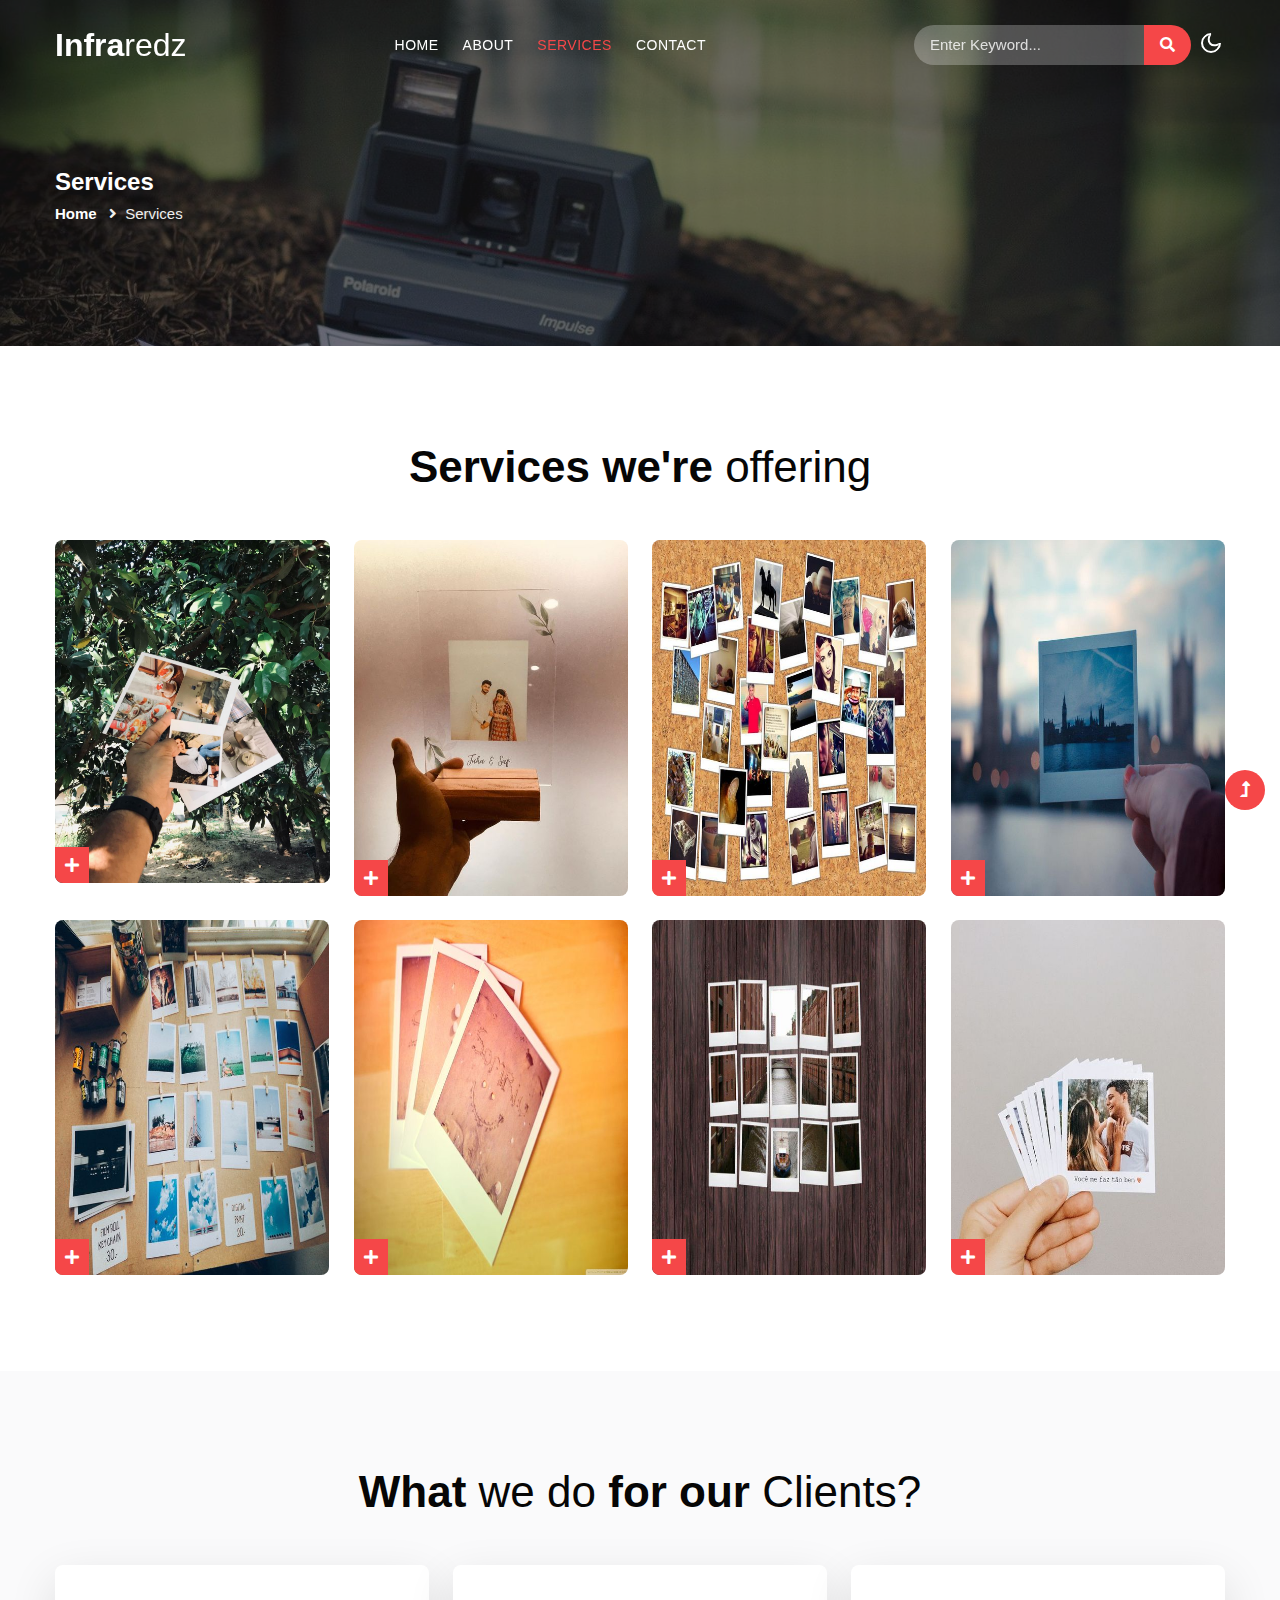
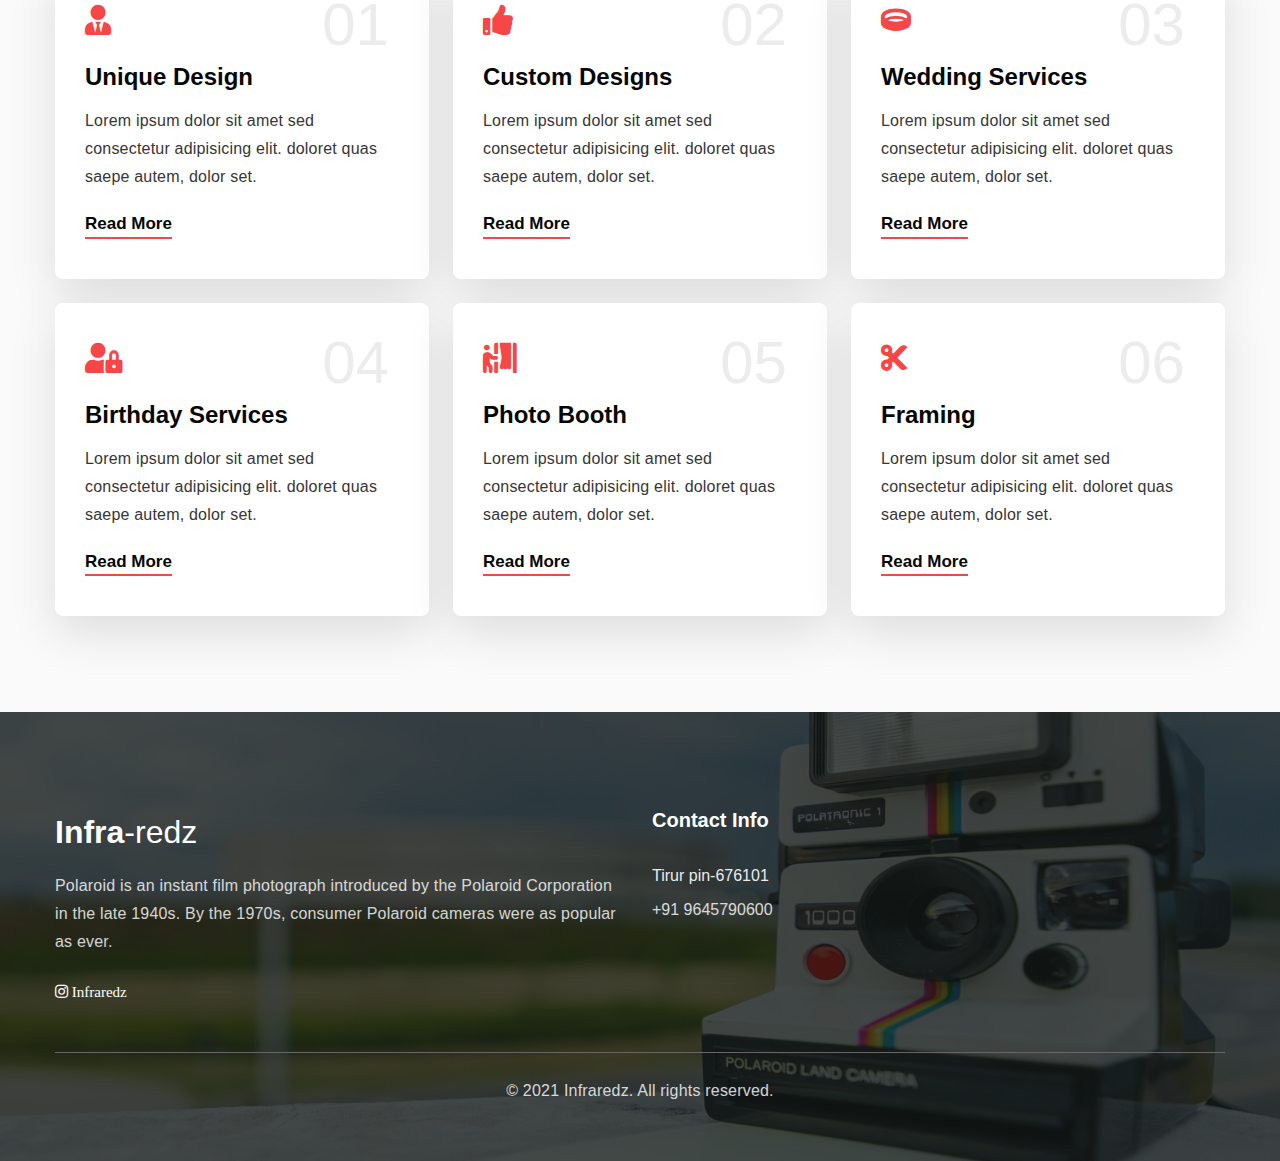
<file: services.html>
<!--
Author: W3layouts
Author URL: http://w3layouts.com
-->
<!doctype html>
<html lang="en">

<head>
    <!-- Required meta tags -->
    <meta charset="utf-8">
    <meta name="viewport" content="width=device-width, initial-scale=1">
    <title>Infraredz</title>
    <!-- Template CSS Style link -->
    <link rel="stylesheet" href="assets/css/style-starter.css">
</head>

<body>
    <!-- header -->
    <header id="site-header" class="fixed-top">
        <div class="container">
            <nav class="navbar navbar-expand-lg navbar-light">
                <a class="navbar-brand" href="index.html">
                    Infra<span>redz</span>
                </a>
                <button class="navbar-toggler collapsed" type="button" data-bs-toggle="collapse"
                    data-bs-target="#navbarScroll" aria-controls="navbarScroll" aria-expanded="false"
                    aria-label="Toggle navigation">
                    <span class="navbar-toggler-icon fa icon-expand fa-bars"></span>
                    <span class="navbar-toggler-icon fa icon-close fa-times"></span>
                </button>
                <div class="collapse navbar-collapse" id="navbarScroll">
                    <ul class="navbar-nav mx-auto my-2 my-lg-0 navbar-nav-scroll">
                        <li class="nav-item">
                            <a class="nav-link" aria-current="page" href="index.html">Home</a>
                        </li>
                        <li class="nav-item">
                            <a class="nav-link" href="about.html">About</a>
                        </li>
                        <li class="nav-item">
                            <a class="nav-link active" href="services.html">Services</a>
                        </li>
                        <li class="nav-item">
                            <a class="nav-link" href="contact.html">Contact</a>
                        </li>
                    </ul>
                    <form action="#error" method="GET" class="d-flex search-header">
                        <input class="form-control" type="search" placeholder="Enter Keyword..." aria-label="Search"
                            required>
                        <button class="btn btn-style" type="submit"><i class="fas fa-search"></i></button>
                    </form>
                </div>
                <!-- toggle switch for light and dark theme -->
                <div class="cont-ser-position">
                    <nav class="navigation">
                        <div class="theme-switch-wrapper">
                            <label class="theme-switch" for="checkbox">
                                <input type="checkbox" id="checkbox">
                                <div class="mode-container">
                                    <i class="gg-sun"></i>
                                    <i class="gg-moon"></i>
                                </div>
                            </label>
                        </div>
                    </nav>
                </div>
                <!-- //toggle switch for light and dark theme -->
            </nav>
        </div>
    </header>
    <!-- //header -->

    <!-- inner banner -->
    <section class="inner-banner py-5">
        <div class="w3l-breadcrumb py-lg-5">
            <div class="container pt-4 pb-sm-4">
                <h4 class="inner-text-title font-weight-bold pt-sm-5 pt-4">Services</h4>
                <ul class="breadcrumbs-custom-path">
                    <li><a href="index.html">Home</a></li>
                    <li class="active"><i class="fas fa-angle-right mx-2"></i>Services</li>
                </ul>
            </div>
        </div>
    </section>
    <!-- //inner banner -->

    <!-- home services block -->
    <div class="w3l-servicesblock2 py-5" id="services">
        <div class="container py-lg-5 py-md-4 py-2">
            <h3 class="title-style text-center mb-lg-5 mb-4">Services we're <span>offering</span></h3>
            <div class="row">
                <div class="col-lg-3 col-sm-6">
                    <div class="grids5-info">
                        <a href="services.html" class="blog-image d-block zoom"><img src="assets/images/infra1.jpg" alt=""
                                class="img-fluid radius-image" />
                            <div class="image-overlay">
                                <h4>Custom Designs</h4>
                                <p>Lorem ipsum dolor sit amet consectetur adipisicing elit. Esse, consectetur.</p>
                            </div>
                            <div class="iconic-plus">
                                <i class="fas fa-plus"></i>
                            </div>
                        </a>
                    </div>
                </div>
                <div class="col-lg-3 col-sm-6 mt-sm-0 mt-4">
                    <div class="grids5-info">
                        <a href="services.html" class="blog-image d-block zoom"><img src="assets/images/pol2.jpg" alt=""
                                class="img-fluid radius-image" />
                            <div class="image-overlay">
                                <h4>Frames</h4>
                                <p>Lorem ipsum dolor sit amet consectetur adipisicing elit. Esse, consectetur.</p>
                            </div>
                            <div class="iconic-plus">
                                <i class="fas fa-plus"></i>
                            </div>
                        </a>
                    </div>
                </div>
                <div class="col-lg-3 col-sm-6 mt-lg-0 mt-4">
                    <div class="grids5-info">
                        <a href="services.html" class="blog-image d-block zoom"><img src="assets/images/pol3.jpg" alt=""
                                class="img-fluid radius-image" />
                            <div class="image-overlay">
                                <h4>Cutting</h4>
                                <p>Lorem ipsum dolor sit amet consectetur adipisicing elit. Esse, consectetur.</p>
                            </div>
                            <div class="iconic-plus">
                                <i class="fas fa-plus"></i>
                            </div>
                        </a>
                    </div>
                </div>
                <div class="col-lg-3 col-sm-6 mt-lg-0 mt-4">
                    <div class="grids5-info">
                        <a href="services.html" class="blog-image d-block zoom"><img src="assets/images/pol4.jpg" alt=""
                                class="img-fluid radius-image" />
                            <div class="image-overlay">
                                <h4>Resize</h4>
                                <p>Lorem ipsum dolor sit amet consectetur adipisicing elit. Esse, consectetur.</p>
                            </div>
                            <div class="iconic-plus">
                                <i class="fas fa-plus"></i>
                            </div>
                        </a>
                    </div>
                </div>
                <div class="col-lg-3 col-sm-6 mt-4">
                    <div class="grids5-info">
                        <a href="services.html" class="blog-image d-block zoom"><img src="assets/images/pol5.jpg" alt=""
                                class="img-fluid radius-image" />
                            <div class="image-overlay">
                                <h4>Cards</h4>
                                <p>Lorem ipsum dolor sit amet consectetur adipisicing elit. Esse, consectetur.</p>
                            </div>
                            <div class="iconic-plus">
                                <i class="fas fa-plus"></i>
                            </div>
                        </a>
                    </div>
                </div>
                <div class="col-lg-3 col-sm-6 mt-4">
                    <div class="grids5-info">
                        <a href="services.html" class="blog-image d-block zoom"><img src="assets/images/pol6.jpg" alt=""
                                class="img-fluid radius-image" />
                            <div class="image-overlay">
                                <h4>Styling</h4>
                                <p>Lorem ipsum dolor sit amet consectetur adipisicing elit. Esse, consectetur.</p>
                            </div>
                            <div class="iconic-plus">
                                <i class="fas fa-plus"></i>
                            </div>
                        </a>
                    </div>
                </div>
                <div class="col-lg-3 col-sm-6 mt-4">
                    <div class="grids5-info">
                        <a href="services.html" class="blog-image d-block zoom"><img src="assets/images/pol7.jpg" alt=""
                                class="img-fluid radius-image" />
                            <div class="image-overlay">
                                <h4>Unique</h4>
                                <p>Lorem ipsum dolor sit amet consectetur adipisicing elit. Esse, consectetur.</p>
                            </div>
                            <div class="iconic-plus">
                                <i class="fas fa-plus"></i>
                            </div>
                        </a>
                    </div>
                </div>
                <div class="col-lg-3 col-sm-6 mt-4">
                    <div class="grids5-info">
                        <a href="services.html" class="blog-image d-block zoom"><img src="assets/images/pol8.jpg" alt=""
                                class="img-fluid radius-image" />
                            <div class="image-overlay">
                                <h4>Album</h4>
                                <p>Lorem ipsum dolor sit amet consectetur adipisicing elit. Esse, consectetur.</p>
                            </div>
                            <div class="iconic-plus">
                                <i class="fas fa-plus"></i>
                            </div>
                        </a>
                    </div>
                </div>
            </div>
        </div>
    </div>
    <!-- //home services block -->

    <!-- home page service grids -->
    <section class="home-services py-5" id="services">
        <div class="container py-lg-5 py-md-4 py-2">
            <h3 class="title-style text-center mb-lg-5 mb-4">What <span>we do</span> for our <span>Clients?</span></h3>
            <div class="row justify-content-center">
                <div class="col-lg-4 col-md-6">
                    <div class="box-wrap">
                        <div class="icon">
                            <i class="fas fa-user-tie"></i>
                        </div>
                        <h4 class="number">01</h4>
                        <h4><a href="#url">Unique Design</a></h4>
                        <p>Lorem ipsum dolor sit amet sed consectetur adipisicing elit.
                            doloret quas saepe autem, dolor set.</p>
                        <a href="#read" class="read">Read more</a>
                    </div>
                </div>
                <div class="col-lg-4 col-md-6 mt-md-0 mt-4">
                    <div class="box-wrap">
                        <div class="icon">
                            <i class="fas fa-thumbs-up"></i>
                        </div>
                        <h4 class="number">02</h4>
                        <h4><a href="#url">Custom Designs</a></h4>
                        <p>Lorem ipsum dolor sit amet sed consectetur adipisicing elit.
                            doloret quas saepe autem, dolor set.</p>
                        <a href="#read" class="read">Read more</a>
                    </div>
                </div>
                <div class="col-lg-4 col-md-6 mt-lg-0 mt-4">
                    <div class="box-wrap">
                        <div class="icon">
                            <i class="fas fa-ring"></i>
                        </div>
                        <h4 class="number">03</h4>
                        <h4><a href="#url">Wedding Services</a></h4>
                        <p>Lorem ipsum dolor sit amet sed consectetur adipisicing elit.
                            doloret quas saepe autem, dolor set.</p>
                        <a href="#read" class="read">Read more</a>
                    </div>
                </div>
                <div class="col-lg-4 col-md-6 mt-4">
                    <div class="box-wrap">
                        <div class="icon">
                            <i class="fas fa-user-lock"></i>
                        </div>
                        <h4 class="number">04</h4>
                        <h4><a href="#url">Birthday Services</a></h4>
                        <p>Lorem ipsum dolor sit amet sed consectetur adipisicing elit.
                            doloret quas saepe autem, dolor set.</p>
                        <a href="#read" class="read">Read more</a>
                    </div>
                </div>
                <div class="col-lg-4 col-md-6 mt-4">
                    <div class="box-wrap">
                        <div class="icon">
                            <i class="fas fa-person-booth"></i>
                        </div>
                        <h4 class="number">05</h4>
                        <h4><a href="#url">Photo Booth</a></h4>
                        <p>Lorem ipsum dolor sit amet sed consectetur adipisicing elit.
                            doloret quas saepe autem, dolor set.</p>
                        <a href="#read" class="read">Read more</a>
                    </div>
                </div>
                <div class="col-lg-4 col-md-6 mt-4">
                    <div class="box-wrap">
                        <div class="icon">
                            <i class="fas fa-cut"></i>
                        </div>
                        <h4 class="number">06</h4>
                        <h4><a href="#url">Framing</a></h4>
                        <p>Lorem ipsum dolor sit amet sed consectetur adipisicing elit.
                            doloret quas saepe autem, dolor set.</p>
                        <a href="#read" class="read">Read more</a>
                    </div>
                </div>
            </div>
        </div>
    </section>
    <!-- //home page service grids -->



    <!-- footer -->
    <footer class="w3l-footer-16 py-5">
        <div class="container pt-md-5 pt-sm-4 pb-sm-2">
            <div class="row">
                <div class="col-lg-6">
                    <a class="footer-logo d-flex align-items-center" href="index.html">
                        Infra<span>-redz</span></a>
                    <p class="mt-3">Polaroid is an instant film photograph introduced by the Polaroid Corporation in the late 1940s. By the 1970s, consumer Polaroid cameras were as popular as ever.</p>
                    <div class="columns-2 mt-4">
                        <ul class="social">
                            <li><a href="https://www.instagram.com/infraredz._/?hl=en"><i class="fab fa-instagram"> Infraredz</i></a>
                            </li>
                        </ul>
                    </div>
                </div>
                <div class="col-lg-5 mt-lg-0 mt-5">
                    <div class="row">
            
                        <div class="col-xl-5 col-6 column px-xxl-0">
                            <h3 class="">Contact Info</h3>
                            <ul class="footer-contact-list">
                                <li class="">Tirur 
                                    pin-676101
                                </li>
                                <li class="mt-2"><a href="tel:+91 9645790600">+91 9645790600</a></li>
                              
                            </ul>
                        </div>
                    </div>
                </div>
            </div>
            <div class="below-section text-center pt-4 mt-5">
                <p class="copy-text">&copy; 2021 Infraredz. All rights reserved. 
                </p>
            </div>
        </div>
    </footer>
    <!-- //footer -->

    <!-- Js scripts -->
    <!-- move top -->
    <button onclick="topFunction()" id="movetop" title="Go to top">
        <span class="fas fa-level-up-alt" aria-hidden="true"></span>
    </button>
    <script>
        // When the user scrolls down 20px from the top of the document, show the button
        window.onscroll = function () {
            scrollFunction()
        };

        function scrollFunction() {
            if (document.body.scrollTop > 20 || document.documentElement.scrollTop > 20) {
                document.getElementById("movetop").style.display = "block";
            } else {
                document.getElementById("movetop").style.display = "none";
            }
        }

        // When the user clicks on the button, scroll to the top of the document
        function topFunction() {
            document.body.scrollTop = 0;
            document.documentElement.scrollTop = 0;
        }
    </script>
    <!-- //move top -->

    <!-- common jquery plugin -->
    <script src="assets/js/jquery-3.3.1.min.js"></script>
    <!-- //common jquery plugin -->

    <!-- theme switch js (light and dark)-->
    <script src="assets/js/theme-change.js"></script>
    <!-- //theme switch js (light and dark)-->

    <!-- MENU-JS -->
    <script>
        $(window).on("scroll", function () {
            var scroll = $(window).scrollTop();

            if (scroll >= 80) {
                $("#site-header").addClass("nav-fixed");
            } else {
                $("#site-header").removeClass("nav-fixed");
            }
        });

        //Main navigation Active Class Add Remove
        $(".navbar-toggler").on("click", function () {
            $("header").toggleClass("active");
        });
        $(document).on("ready", function () {
            if ($(window).width() > 991) {
                $("header").removeClass("active");
            }
            $(window).on("resize", function () {
                if ($(window).width() > 991) {
                    $("header").removeClass("active");
                }
            });
        });
    </script>
    <!-- //MENU-JS -->

    <!-- disable body scroll which navbar is in active -->
    <script>
        $(function () {
            $('.navbar-toggler').click(function () {
                $('body').toggleClass('noscroll');
            })
        });
    </script>
    <!-- //disable body scroll which navbar is in active -->

    <!-- bootstrap -->
    <script src="assets/js/bootstrap.min.js"></script>
    <!-- //bootstrap -->
    <!-- //Js scripts -->
</body>

</html>
</file>
<file: assets/css/style-starter.css>
@charset "UTF-8";

/*--
Author: W3layouts
Author URL: http://w3layouts.com
--*/
/*!
 * Bootstrap v5.0.1 (https://getbootstrap.com/)
 * Copyright 2011-2021 The Bootstrap Authors
 * Copyright 2011-2021 Twitter, Inc.
 * Licensed under MIT (https://github.com/twbs/bootstrap/blob/main/LICENSE)
 */
:root {
  --bs-blue: #0d6efd;
  --bs-indigo: #6610f2;
  --bs-purple: #6f42c1;
  --bs-pink: #d63384;
  --bs-red: #dc3545;
  --bs-orange: #fd7e14;
  --bs-yellow: #ffc107;
  --bs-green: #198754;
  --bs-teal: #20c997;
  --bs-cyan: #0dcaf0;
  --bs-white: #fff;
  --bs-gray: #6c757d;
  --bs-gray-dark: #343a40;
  --bs-primary: #0d6efd;
  --bs-secondary: #6c757d;
  --bs-success: #198754;
  --bs-info: #0dcaf0;
  --bs-warning: #ffc107;
  --bs-danger: #dc3545;
  --bs-light: #f8f9fa;
  --bs-dark: #212529;
  --bs-font-sans-serif: system-ui, -apple-system, "Segoe UI", Roboto, "Helvetica Neue", Arial, "Noto Sans", "Liberation Sans", sans-serif, "Apple Color Emoji", "Segoe UI Emoji", "Segoe UI Symbol", "Noto Color Emoji";
  --bs-font-monospace: SFMono-Regular, Menlo, Monaco, Consolas, "Liberation Mono", "Courier New", monospace;
  --bs-gradient: linear-gradient(180deg, rgba(255, 255, 255, 0.15), rgba(255, 255, 255, 0));
}

*,
*::before,
*::after {
  box-sizing: border-box;
}

@media (prefers-reduced-motion: no-preference) {
  :root {
    scroll-behavior: smooth;
  }
}

body {
  margin: 0;
  font-family: var(--bs-font-sans-serif);
  font-size: 1rem;
  font-weight: 400;
  line-height: 1.5;
  color: #212529;
  background-color: #fff;
  -webkit-text-size-adjust: 100%;
  -webkit-tap-highlight-color: rgba(0, 0, 0, 0);
}

hr {
  margin: 1rem 0;
  color: inherit;
  background-color: currentColor;
  border: 0;
  opacity: 0.25;
}

hr:not([size]) {
  height: 1px;
}

h6,
.h6,
h5,
.h5,
h4,
.h4,
h3,
.h3,
h2,
.h2,
h1,
.h1 {
  margin-top: 0;
  margin-bottom: 0.5rem;
  font-weight: 500;
  line-height: 1.2;
}

h1,
.h1 {
  font-size: calc(1.375rem + 1.5vw);
}

@media (min-width: 1200px) {

  h1,
  .h1 {
    font-size: 2.5rem;
  }
}

h2,
.h2 {
  font-size: calc(1.325rem + 0.9vw);
}

@media (min-width: 1200px) {

  h2,
  .h2 {
    font-size: 2rem;
  }
}

h3,
.h3 {
  font-size: calc(1.3rem + 0.6vw);
}

@media (min-width: 1200px) {

  h3,
  .h3 {
    font-size: 1.75rem;
  }
}

h4,
.h4 {
  font-size: calc(1.275rem + 0.3vw);
}

@media (min-width: 1200px) {

  h4,
  .h4 {
    font-size: 1.5rem;
  }
}

h5,
.h5 {
  font-size: 1.25rem;
}

h6,
.h6 {
  font-size: 1rem;
}

p {
  margin-top: 0;
  margin-bottom: 1rem;
}

abbr[title],
abbr[data-bs-original-title] {
  -webkit-text-decoration: underline dotted;
  text-decoration: underline dotted;
  cursor: help;
  -webkit-text-decoration-skip-ink: none;
  text-decoration-skip-ink: none;
}

address {
  margin-bottom: 1rem;
  font-style: normal;
  line-height: inherit;
}

ol,
ul {
  padding-left: 2rem;
}

ol,
ul,
dl {
  margin-top: 0;
  margin-bottom: 1rem;
}

ol ol,
ul ul,
ol ul,
ul ol {
  margin-bottom: 0;
}

dt {
  font-weight: 700;
}

dd {
  margin-bottom: 0.5rem;
  margin-left: 0;
}

blockquote {
  margin: 0 0 1rem;
}

b,
strong {
  font-weight: bolder;
}

small,
.small {
  font-size: 0.875em;
}

mark,
.mark {
  padding: 0.2em;
  background-color: #fcf8e3;
}

sub,
sup {
  position: relative;
  font-size: 0.75em;
  line-height: 0;
  vertical-align: baseline;
}

sub {
  bottom: -0.25em;
}

sup {
  top: -0.5em;
}

a {
  color: #0d6efd;
  text-decoration: underline;
}

a:hover {
  color: #0a58ca;
}

a:not([href]):not([class]),
a:not([href]):not([class]):hover {
  color: inherit;
  text-decoration: none;
}

pre,
code,
kbd,
samp {
  font-family: var(--bs-font-monospace);
  font-size: 1em;
  direction: ltr
    /* rtl:ignore */
  ;
  unicode-bidi: bidi-override;
}

pre {
  display: block;
  margin-top: 0;
  margin-bottom: 1rem;
  overflow: auto;
  font-size: 0.875em;
}

pre code {
  font-size: inherit;
  color: inherit;
  word-break: normal;
}

code {
  font-size: 0.875em;
  color: #d63384;
  word-wrap: break-word;
}

a>code {
  color: inherit;
}

kbd {
  padding: 0.2rem 0.4rem;
  font-size: 0.875em;
  color: #fff;
  background-color: #212529;
  border-radius: 0.2rem;
}

kbd kbd {
  padding: 0;
  font-size: 1em;
  font-weight: 700;
}

figure {
  margin: 0 0 1rem;
}

img,
svg {
  vertical-align: middle;
}

table {
  caption-side: bottom;
  border-collapse: collapse;
}

caption {
  padding-top: 0.5rem;
  padding-bottom: 0.5rem;
  color: #6c757d;
  text-align: left;
}

th {
  text-align: inherit;
  text-align: -webkit-match-parent;
}

thead,
tbody,
tfoot,
tr,
td,
th {
  border-color: inherit;
  border-style: solid;
  border-width: 0;
}

label {
  display: inline-block;
}

button {
  border-radius: 0;
}

button:focus:not(:focus-visible) {
  outline: 0;
}

input,
button,
select,
optgroup,
textarea {
  margin: 0;
  font-family: inherit;
  font-size: inherit;
  line-height: inherit;
}

button,
select {
  text-transform: none;
}

[role=button] {
  cursor: pointer;
}

select {
  word-wrap: normal;
}

select:disabled {
  opacity: 1;
}

[list]::-webkit-calendar-picker-indicator {
  display: none;
}

button,
[type=button],
[type=reset],
[type=submit] {
  -webkit-appearance: button;
}

button:not(:disabled),
[type=button]:not(:disabled),
[type=reset]:not(:disabled),
[type=submit]:not(:disabled) {
  cursor: pointer;
}

::-moz-focus-inner {
  padding: 0;
  border-style: none;
}

textarea {
  resize: vertical;
}

fieldset {
  min-width: 0;
  padding: 0;
  margin: 0;
  border: 0;
}

legend {
  float: left;
  width: 100%;
  padding: 0;
  margin-bottom: 0.5rem;
  font-size: calc(1.275rem + 0.3vw);
  line-height: inherit;
}

@media (min-width: 1200px) {
  legend {
    font-size: 1.5rem;
  }
}

legend+* {
  clear: left;
}

::-webkit-datetime-edit-fields-wrapper,
::-webkit-datetime-edit-text,
::-webkit-datetime-edit-minute,
::-webkit-datetime-edit-hour-field,
::-webkit-datetime-edit-day-field,
::-webkit-datetime-edit-month-field,
::-webkit-datetime-edit-year-field {
  padding: 0;
}

::-webkit-inner-spin-button {
  height: auto;
}

[type=search] {
  outline-offset: -2px;
  -webkit-appearance: textfield;
}

/* rtl:raw:
[type="tel"],
[type="url"],
[type="email"],
[type="number"] {
  direction: ltr;
}
*/
::-webkit-search-decoration {
  -webkit-appearance: none;
}

::-webkit-color-swatch-wrapper {
  padding: 0;
}

::file-selector-button {
  font: inherit;
}

::-webkit-file-upload-button {
  font: inherit;
  -webkit-appearance: button;
}

output {
  display: inline-block;
}

iframe {
  border: 0;
}

summary {
  display: list-item;
  cursor: pointer;
}

progress {
  vertical-align: baseline;
}

[hidden] {
  display: none !important;
}

.lead {
  font-size: 1.25rem;
  font-weight: 300;
}

.display-1 {
  font-size: calc(1.625rem + 4.5vw);
  font-weight: 300;
  line-height: 1.2;
}

@media (min-width: 1200px) {
  .display-1 {
    font-size: 5rem;
  }
}

.display-2 {
  font-size: calc(1.575rem + 3.9vw);
  font-weight: 300;
  line-height: 1.2;
}

@media (min-width: 1200px) {
  .display-2 {
    font-size: 4.5rem;
  }
}

.display-3 {
  font-size: calc(1.525rem + 3.3vw);
  font-weight: 300;
  line-height: 1.2;
}

@media (min-width: 1200px) {
  .display-3 {
    font-size: 4rem;
  }
}

.display-4 {
  font-size: calc(1.475rem + 2.7vw);
  font-weight: 300;
  line-height: 1.2;
}

@media (min-width: 1200px) {
  .display-4 {
    font-size: 3.5rem;
  }
}

.display-5 {
  font-size: calc(1.425rem + 2.1vw);
  font-weight: 300;
  line-height: 1.2;
}

@media (min-width: 1200px) {
  .display-5 {
    font-size: 3rem;
  }
}

.display-6 {
  font-size: calc(1.375rem + 1.5vw);
  font-weight: 300;
  line-height: 1.2;
}

@media (min-width: 1200px) {
  .display-6 {
    font-size: 2.5rem;
  }
}

.list-unstyled {
  padding-left: 0;
  list-style: none;
}

.list-inline {
  padding-left: 0;
  list-style: none;
}

.list-inline-item {
  display: inline-block;
}

.list-inline-item:not(:last-child) {
  margin-right: 0.5rem;
}

.initialism {
  font-size: 0.875em;
  text-transform: uppercase;
}

.blockquote {
  margin-bottom: 1rem;
  font-size: 1.25rem;
}

.blockquote> :last-child {
  margin-bottom: 0;
}

.blockquote-footer {
  margin-top: -1rem;
  margin-bottom: 1rem;
  font-size: 0.875em;
  color: #6c757d;
}

.blockquote-footer::before {
  content: "— ";
}

.img-fluid {
  max-width: 100%;
  height: auto;
}

.img-thumbnail {
  padding: 0.25rem;
  background-color: #fff;
  border: 1px solid #dee2e6;
  border-radius: 0.25rem;
  max-width: 100%;
  height: auto;
}

.figure {
  display: inline-block;
}

.figure-img {
  margin-bottom: 0.5rem;
  line-height: 1;
}

.figure-caption {
  font-size: 0.875em;
  color: #6c757d;
}

.container,
.container-fluid,
.container-xxl,
.container-xl,
.container-lg,
.container-md,
.container-sm {
  width: 100%;
  padding-right: var(--bs-gutter-x, 0.75rem);
  padding-left: var(--bs-gutter-x, 0.75rem);
  margin-right: auto;
  margin-left: auto;
}

@media (min-width: 576px) {

  .container-sm,
  .container {
    max-width: 540px;
  }
}

@media (min-width: 768px) {

  .container-md,
  .container-sm,
  .container {
    max-width: 720px;
  }
}

@media (min-width: 992px) {

  .container-lg,
  .container-md,
  .container-sm,
  .container {
    max-width: 960px;
  }
}

@media (min-width: 1200px) {

  .container-xl,
  .container-lg,
  .container-md,
  .container-sm,
  .container {
    max-width: 1140px;
  }
}

@media (min-width: 1400px) {

  .container-xxl,
  .container-xl,
  .container-lg,
  .container-md,
  .container-sm,
  .container {
    max-width: 1320px;
  }
}

.row {
  --bs-gutter-x: 1.5rem;
  --bs-gutter-y: 0;
  display: flex;
  flex-wrap: wrap;
  margin-top: calc(var(--bs-gutter-y) * -1);
  margin-right: calc(var(--bs-gutter-x) / -2);
  margin-left: calc(var(--bs-gutter-x) / -2);
}

.row>* {
  flex-shrink: 0;
  width: 100%;
  max-width: 100%;
  padding-right: calc(var(--bs-gutter-x) / 2);
  padding-left: calc(var(--bs-gutter-x) / 2);
  margin-top: var(--bs-gutter-y);
}

.col {
  flex: 1 0 0%;
}

.row-cols-auto>* {
  flex: 0 0 auto;
  width: auto;
}

.row-cols-1>* {
  flex: 0 0 auto;
  width: 100%;
}

.row-cols-2>* {
  flex: 0 0 auto;
  width: 50%;
}

.row-cols-3>* {
  flex: 0 0 auto;
  width: 33.3333333333%;
}

.row-cols-4>* {
  flex: 0 0 auto;
  width: 25%;
}

.row-cols-5>* {
  flex: 0 0 auto;
  width: 20%;
}

.row-cols-6>* {
  flex: 0 0 auto;
  width: 16.6666666667%;
}

.col-auto {
  flex: 0 0 auto;
  width: auto;
}

.col-1 {
  flex: 0 0 auto;
  width: 8.3333333333%;
}

.col-2 {
  flex: 0 0 auto;
  width: 16.6666666667%;
}

.col-3 {
  flex: 0 0 auto;
  width: 25%;
}

.col-4 {
  flex: 0 0 auto;
  width: 33.3333333333%;
}

.col-5 {
  flex: 0 0 auto;
  width: 41.6666666667%;
}

.col-6 {
  flex: 0 0 auto;
  width: 50%;
}

.col-7 {
  flex: 0 0 auto;
  width: 58.3333333333%;
}

.col-8 {
  flex: 0 0 auto;
  width: 66.6666666667%;
}

.col-9 {
  flex: 0 0 auto;
  width: 75%;
}

.col-10 {
  flex: 0 0 auto;
  width: 83.3333333333%;
}

.col-11 {
  flex: 0 0 auto;
  width: 91.6666666667%;
}

.col-12 {
  flex: 0 0 auto;
  width: 100%;
}

.offset-1 {
  margin-left: 8.3333333333%;
}

.offset-2 {
  margin-left: 16.6666666667%;
}

.offset-3 {
  margin-left: 25%;
}

.offset-4 {
  margin-left: 33.3333333333%;
}

.offset-5 {
  margin-left: 41.6666666667%;
}

.offset-6 {
  margin-left: 50%;
}

.offset-7 {
  margin-left: 58.3333333333%;
}

.offset-8 {
  margin-left: 66.6666666667%;
}

.offset-9 {
  margin-left: 75%;
}

.offset-10 {
  margin-left: 83.3333333333%;
}

.offset-11 {
  margin-left: 91.6666666667%;
}

.g-0,
.gx-0 {
  --bs-gutter-x: 0;
}

.g-0,
.gy-0 {
  --bs-gutter-y: 0;
}

.g-1,
.gx-1 {
  --bs-gutter-x: 0.25rem;
}

.g-1,
.gy-1 {
  --bs-gutter-y: 0.25rem;
}

.g-2,
.gx-2 {
  --bs-gutter-x: 0.5rem;
}

.g-2,
.gy-2 {
  --bs-gutter-y: 0.5rem;
}

.g-3,
.gx-3 {
  --bs-gutter-x: 1rem;
}

.g-3,
.gy-3 {
  --bs-gutter-y: 1rem;
}

.g-4,
.gx-4 {
  --bs-gutter-x: 1.5rem;
}

.g-4,
.gy-4 {
  --bs-gutter-y: 1.5rem;
}

.g-5,
.gx-5 {
  --bs-gutter-x: 3rem;
}

.g-5,
.gy-5 {
  --bs-gutter-y: 3rem;
}

@media (min-width: 576px) {
  .col-sm {
    flex: 1 0 0%;
  }

  .row-cols-sm-auto>* {
    flex: 0 0 auto;
    width: auto;
  }

  .row-cols-sm-1>* {
    flex: 0 0 auto;
    width: 100%;
  }

  .row-cols-sm-2>* {
    flex: 0 0 auto;
    width: 50%;
  }

  .row-cols-sm-3>* {
    flex: 0 0 auto;
    width: 33.3333333333%;
  }

  .row-cols-sm-4>* {
    flex: 0 0 auto;
    width: 25%;
  }

  .row-cols-sm-5>* {
    flex: 0 0 auto;
    width: 20%;
  }

  .row-cols-sm-6>* {
    flex: 0 0 auto;
    width: 16.6666666667%;
  }

  .col-sm-auto {
    flex: 0 0 auto;
    width: auto;
  }

  .col-sm-1 {
    flex: 0 0 auto;
    width: 8.3333333333%;
  }

  .col-sm-2 {
    flex: 0 0 auto;
    width: 16.6666666667%;
  }

  .col-sm-3 {
    flex: 0 0 auto;
    width: 25%;
  }

  .col-sm-4 {
    flex: 0 0 auto;
    width: 33.3333333333%;
  }

  .col-sm-5 {
    flex: 0 0 auto;
    width: 41.6666666667%;
  }

  .col-sm-6 {
    flex: 0 0 auto;
    width: 50%;
  }

  .col-sm-7 {
    flex: 0 0 auto;
    width: 58.3333333333%;
  }

  .col-sm-8 {
    flex: 0 0 auto;
    width: 66.6666666667%;
  }

  .col-sm-9 {
    flex: 0 0 auto;
    width: 75%;
  }

  .col-sm-10 {
    flex: 0 0 auto;
    width: 83.3333333333%;
  }

  .col-sm-11 {
    flex: 0 0 auto;
    width: 91.6666666667%;
  }

  .col-sm-12 {
    flex: 0 0 auto;
    width: 100%;
  }

  .offset-sm-0 {
    margin-left: 0;
  }

  .offset-sm-1 {
    margin-left: 8.3333333333%;
  }

  .offset-sm-2 {
    margin-left: 16.6666666667%;
  }

  .offset-sm-3 {
    margin-left: 25%;
  }

  .offset-sm-4 {
    margin-left: 33.3333333333%;
  }

  .offset-sm-5 {
    margin-left: 41.6666666667%;
  }

  .offset-sm-6 {
    margin-left: 50%;
  }

  .offset-sm-7 {
    margin-left: 58.3333333333%;
  }

  .offset-sm-8 {
    margin-left: 66.6666666667%;
  }

  .offset-sm-9 {
    margin-left: 75%;
  }

  .offset-sm-10 {
    margin-left: 83.3333333333%;
  }

  .offset-sm-11 {
    margin-left: 91.6666666667%;
  }

  .g-sm-0,
  .gx-sm-0 {
    --bs-gutter-x: 0;
  }

  .g-sm-0,
  .gy-sm-0 {
    --bs-gutter-y: 0;
  }

  .g-sm-1,
  .gx-sm-1 {
    --bs-gutter-x: 0.25rem;
  }

  .g-sm-1,
  .gy-sm-1 {
    --bs-gutter-y: 0.25rem;
  }

  .g-sm-2,
  .gx-sm-2 {
    --bs-gutter-x: 0.5rem;
  }

  .g-sm-2,
  .gy-sm-2 {
    --bs-gutter-y: 0.5rem;
  }

  .g-sm-3,
  .gx-sm-3 {
    --bs-gutter-x: 1rem;
  }

  .g-sm-3,
  .gy-sm-3 {
    --bs-gutter-y: 1rem;
  }

  .g-sm-4,
  .gx-sm-4 {
    --bs-gutter-x: 1.5rem;
  }

  .g-sm-4,
  .gy-sm-4 {
    --bs-gutter-y: 1.5rem;
  }

  .g-sm-5,
  .gx-sm-5 {
    --bs-gutter-x: 3rem;
  }

  .g-sm-5,
  .gy-sm-5 {
    --bs-gutter-y: 3rem;
  }
}

@media (min-width: 768px) {
  .col-md {
    flex: 1 0 0%;
  }

  .row-cols-md-auto>* {
    flex: 0 0 auto;
    width: auto;
  }

  .row-cols-md-1>* {
    flex: 0 0 auto;
    width: 100%;
  }

  .row-cols-md-2>* {
    flex: 0 0 auto;
    width: 50%;
  }

  .row-cols-md-3>* {
    flex: 0 0 auto;
    width: 33.3333333333%;
  }

  .row-cols-md-4>* {
    flex: 0 0 auto;
    width: 25%;
  }

  .row-cols-md-5>* {
    flex: 0 0 auto;
    width: 20%;
  }

  .row-cols-md-6>* {
    flex: 0 0 auto;
    width: 16.6666666667%;
  }

  .col-md-auto {
    flex: 0 0 auto;
    width: auto;
  }

  .col-md-1 {
    flex: 0 0 auto;
    width: 8.3333333333%;
  }

  .col-md-2 {
    flex: 0 0 auto;
    width: 16.6666666667%;
  }

  .col-md-3 {
    flex: 0 0 auto;
    width: 25%;
  }

  .col-md-4 {
    flex: 0 0 auto;
    width: 33.3333333333%;
  }

  .col-md-5 {
    flex: 0 0 auto;
    width: 41.6666666667%;
  }

  .col-md-6 {
    flex: 0 0 auto;
    width: 50%;
  }

  .col-md-7 {
    flex: 0 0 auto;
    width: 58.3333333333%;
  }

  .col-md-8 {
    flex: 0 0 auto;
    width: 66.6666666667%;
  }

  .col-md-9 {
    flex: 0 0 auto;
    width: 75%;
  }

  .col-md-10 {
    flex: 0 0 auto;
    width: 83.3333333333%;
  }

  .col-md-11 {
    flex: 0 0 auto;
    width: 91.6666666667%;
  }

  .col-md-12 {
    flex: 0 0 auto;
    width: 100%;
  }

  .offset-md-0 {
    margin-left: 0;
  }

  .offset-md-1 {
    margin-left: 8.3333333333%;
  }

  .offset-md-2 {
    margin-left: 16.6666666667%;
  }

  .offset-md-3 {
    margin-left: 25%;
  }

  .offset-md-4 {
    margin-left: 33.3333333333%;
  }

  .offset-md-5 {
    margin-left: 41.6666666667%;
  }

  .offset-md-6 {
    margin-left: 50%;
  }

  .offset-md-7 {
    margin-left: 58.3333333333%;
  }

  .offset-md-8 {
    margin-left: 66.6666666667%;
  }

  .offset-md-9 {
    margin-left: 75%;
  }

  .offset-md-10 {
    margin-left: 83.3333333333%;
  }

  .offset-md-11 {
    margin-left: 91.6666666667%;
  }

  .g-md-0,
  .gx-md-0 {
    --bs-gutter-x: 0;
  }

  .g-md-0,
  .gy-md-0 {
    --bs-gutter-y: 0;
  }

  .g-md-1,
  .gx-md-1 {
    --bs-gutter-x: 0.25rem;
  }

  .g-md-1,
  .gy-md-1 {
    --bs-gutter-y: 0.25rem;
  }

  .g-md-2,
  .gx-md-2 {
    --bs-gutter-x: 0.5rem;
  }

  .g-md-2,
  .gy-md-2 {
    --bs-gutter-y: 0.5rem;
  }

  .g-md-3,
  .gx-md-3 {
    --bs-gutter-x: 1rem;
  }

  .g-md-3,
  .gy-md-3 {
    --bs-gutter-y: 1rem;
  }

  .g-md-4,
  .gx-md-4 {
    --bs-gutter-x: 1.5rem;
  }

  .g-md-4,
  .gy-md-4 {
    --bs-gutter-y: 1.5rem;
  }

  .g-md-5,
  .gx-md-5 {
    --bs-gutter-x: 3rem;
  }

  .g-md-5,
  .gy-md-5 {
    --bs-gutter-y: 3rem;
  }
}

@media (min-width: 992px) {
  .col-lg {
    flex: 1 0 0%;
  }

  .row-cols-lg-auto>* {
    flex: 0 0 auto;
    width: auto;
  }

  .row-cols-lg-1>* {
    flex: 0 0 auto;
    width: 100%;
  }

  .row-cols-lg-2>* {
    flex: 0 0 auto;
    width: 50%;
  }

  .row-cols-lg-3>* {
    flex: 0 0 auto;
    width: 33.3333333333%;
  }

  .row-cols-lg-4>* {
    flex: 0 0 auto;
    width: 25%;
  }

  .row-cols-lg-5>* {
    flex: 0 0 auto;
    width: 20%;
  }

  .row-cols-lg-6>* {
    flex: 0 0 auto;
    width: 16.6666666667%;
  }

  .col-lg-auto {
    flex: 0 0 auto;
    width: auto;
  }

  .col-lg-1 {
    flex: 0 0 auto;
    width: 8.3333333333%;
  }

  .col-lg-2 {
    flex: 0 0 auto;
    width: 16.6666666667%;
  }

  .col-lg-3 {
    flex: 0 0 auto;
    width: 25%;
  }

  .col-lg-4 {
    flex: 0 0 auto;
    width: 33.3333333333%;
  }

  .col-lg-5 {
    flex: 0 0 auto;
    width: 41.6666666667%;
  }

  .col-lg-6 {
    flex: 0 0 auto;
    width: 50%;
  }

  .col-lg-7 {
    flex: 0 0 auto;
    width: 58.3333333333%;
  }

  .col-lg-8 {
    flex: 0 0 auto;
    width: 66.6666666667%;
  }

  .col-lg-9 {
    flex: 0 0 auto;
    width: 75%;
  }

  .col-lg-10 {
    flex: 0 0 auto;
    width: 83.3333333333%;
  }

  .col-lg-11 {
    flex: 0 0 auto;
    width: 91.6666666667%;
  }

  .col-lg-12 {
    flex: 0 0 auto;
    width: 100%;
  }

  .offset-lg-0 {
    margin-left: 0;
  }

  .offset-lg-1 {
    margin-left: 8.3333333333%;
  }

  .offset-lg-2 {
    margin-left: 16.6666666667%;
  }

  .offset-lg-3 {
    margin-left: 25%;
  }

  .offset-lg-4 {
    margin-left: 33.3333333333%;
  }

  .offset-lg-5 {
    margin-left: 41.6666666667%;
  }

  .offset-lg-6 {
    margin-left: 50%;
  }

  .offset-lg-7 {
    margin-left: 58.3333333333%;
  }

  .offset-lg-8 {
    margin-left: 66.6666666667%;
  }

  .offset-lg-9 {
    margin-left: 75%;
  }

  .offset-lg-10 {
    margin-left: 83.3333333333%;
  }

  .offset-lg-11 {
    margin-left: 91.6666666667%;
  }

  .g-lg-0,
  .gx-lg-0 {
    --bs-gutter-x: 0;
  }

  .g-lg-0,
  .gy-lg-0 {
    --bs-gutter-y: 0;
  }

  .g-lg-1,
  .gx-lg-1 {
    --bs-gutter-x: 0.25rem;
  }

  .g-lg-1,
  .gy-lg-1 {
    --bs-gutter-y: 0.25rem;
  }

  .g-lg-2,
  .gx-lg-2 {
    --bs-gutter-x: 0.5rem;
  }

  .g-lg-2,
  .gy-lg-2 {
    --bs-gutter-y: 0.5rem;
  }

  .g-lg-3,
  .gx-lg-3 {
    --bs-gutter-x: 1rem;
  }

  .g-lg-3,
  .gy-lg-3 {
    --bs-gutter-y: 1rem;
  }

  .g-lg-4,
  .gx-lg-4 {
    --bs-gutter-x: 1.5rem;
  }

  .g-lg-4,
  .gy-lg-4 {
    --bs-gutter-y: 1.5rem;
  }

  .g-lg-5,
  .gx-lg-5 {
    --bs-gutter-x: 3rem;
  }

  .g-lg-5,
  .gy-lg-5 {
    --bs-gutter-y: 3rem;
  }
}

@media (min-width: 1200px) {
  .col-xl {
    flex: 1 0 0%;
  }

  .row-cols-xl-auto>* {
    flex: 0 0 auto;
    width: auto;
  }

  .row-cols-xl-1>* {
    flex: 0 0 auto;
    width: 100%;
  }

  .row-cols-xl-2>* {
    flex: 0 0 auto;
    width: 50%;
  }

  .row-cols-xl-3>* {
    flex: 0 0 auto;
    width: 33.3333333333%;
  }

  .row-cols-xl-4>* {
    flex: 0 0 auto;
    width: 25%;
  }

  .row-cols-xl-5>* {
    flex: 0 0 auto;
    width: 20%;
  }

  .row-cols-xl-6>* {
    flex: 0 0 auto;
    width: 16.6666666667%;
  }

  .col-xl-auto {
    flex: 0 0 auto;
    width: auto;
  }

  .col-xl-1 {
    flex: 0 0 auto;
    width: 8.3333333333%;
  }

  .col-xl-2 {
    flex: 0 0 auto;
    width: 16.6666666667%;
  }

  .col-xl-3 {
    flex: 0 0 auto;
    width: 25%;
  }

  .col-xl-4 {
    flex: 0 0 auto;
    width: 33.3333333333%;
  }

  .col-xl-5 {
    flex: 0 0 auto;
    width: 41.6666666667%;
  }

  .col-xl-6 {
    flex: 0 0 auto;
    width: 50%;
  }

  .col-xl-7 {
    flex: 0 0 auto;
    width: 58.3333333333%;
  }

  .col-xl-8 {
    flex: 0 0 auto;
    width: 66.6666666667%;
  }

  .col-xl-9 {
    flex: 0 0 auto;
    width: 75%;
  }

  .col-xl-10 {
    flex: 0 0 auto;
    width: 83.3333333333%;
  }

  .col-xl-11 {
    flex: 0 0 auto;
    width: 91.6666666667%;
  }

  .col-xl-12 {
    flex: 0 0 auto;
    width: 100%;
  }

  .offset-xl-0 {
    margin-left: 0;
  }

  .offset-xl-1 {
    margin-left: 8.3333333333%;
  }

  .offset-xl-2 {
    margin-left: 16.6666666667%;
  }

  .offset-xl-3 {
    margin-left: 25%;
  }

  .offset-xl-4 {
    margin-left: 33.3333333333%;
  }

  .offset-xl-5 {
    margin-left: 41.6666666667%;
  }

  .offset-xl-6 {
    margin-left: 50%;
  }

  .offset-xl-7 {
    margin-left: 58.3333333333%;
  }

  .offset-xl-8 {
    margin-left: 66.6666666667%;
  }

  .offset-xl-9 {
    margin-left: 75%;
  }

  .offset-xl-10 {
    margin-left: 83.3333333333%;
  }

  .offset-xl-11 {
    margin-left: 91.6666666667%;
  }

  .g-xl-0,
  .gx-xl-0 {
    --bs-gutter-x: 0;
  }

  .g-xl-0,
  .gy-xl-0 {
    --bs-gutter-y: 0;
  }

  .g-xl-1,
  .gx-xl-1 {
    --bs-gutter-x: 0.25rem;
  }

  .g-xl-1,
  .gy-xl-1 {
    --bs-gutter-y: 0.25rem;
  }

  .g-xl-2,
  .gx-xl-2 {
    --bs-gutter-x: 0.5rem;
  }

  .g-xl-2,
  .gy-xl-2 {
    --bs-gutter-y: 0.5rem;
  }

  .g-xl-3,
  .gx-xl-3 {
    --bs-gutter-x: 1rem;
  }

  .g-xl-3,
  .gy-xl-3 {
    --bs-gutter-y: 1rem;
  }

  .g-xl-4,
  .gx-xl-4 {
    --bs-gutter-x: 1.5rem;
  }

  .g-xl-4,
  .gy-xl-4 {
    --bs-gutter-y: 1.5rem;
  }

  .g-xl-5,
  .gx-xl-5 {
    --bs-gutter-x: 3rem;
  }

  .g-xl-5,
  .gy-xl-5 {
    --bs-gutter-y: 3rem;
  }
}

@media (min-width: 1400px) {
  .col-xxl {
    flex: 1 0 0%;
  }

  .row-cols-xxl-auto>* {
    flex: 0 0 auto;
    width: auto;
  }

  .row-cols-xxl-1>* {
    flex: 0 0 auto;
    width: 100%;
  }

  .row-cols-xxl-2>* {
    flex: 0 0 auto;
    width: 50%;
  }

  .row-cols-xxl-3>* {
    flex: 0 0 auto;
    width: 33.3333333333%;
  }

  .row-cols-xxl-4>* {
    flex: 0 0 auto;
    width: 25%;
  }

  .row-cols-xxl-5>* {
    flex: 0 0 auto;
    width: 20%;
  }

  .row-cols-xxl-6>* {
    flex: 0 0 auto;
    width: 16.6666666667%;
  }

  .col-xxl-auto {
    flex: 0 0 auto;
    width: auto;
  }

  .col-xxl-1 {
    flex: 0 0 auto;
    width: 8.3333333333%;
  }

  .col-xxl-2 {
    flex: 0 0 auto;
    width: 16.6666666667%;
  }

  .col-xxl-3 {
    flex: 0 0 auto;
    width: 25%;
  }

  .col-xxl-4 {
    flex: 0 0 auto;
    width: 33.3333333333%;
  }

  .col-xxl-5 {
    flex: 0 0 auto;
    width: 41.6666666667%;
  }

  .col-xxl-6 {
    flex: 0 0 auto;
    width: 50%;
  }

  .col-xxl-7 {
    flex: 0 0 auto;
    width: 58.3333333333%;
  }

  .col-xxl-8 {
    flex: 0 0 auto;
    width: 66.6666666667%;
  }

  .col-xxl-9 {
    flex: 0 0 auto;
    width: 75%;
  }

  .col-xxl-10 {
    flex: 0 0 auto;
    width: 83.3333333333%;
  }

  .col-xxl-11 {
    flex: 0 0 auto;
    width: 91.6666666667%;
  }

  .col-xxl-12 {
    flex: 0 0 auto;
    width: 100%;
  }

  .offset-xxl-0 {
    margin-left: 0;
  }

  .offset-xxl-1 {
    margin-left: 8.3333333333%;
  }

  .offset-xxl-2 {
    margin-left: 16.6666666667%;
  }

  .offset-xxl-3 {
    margin-left: 25%;
  }

  .offset-xxl-4 {
    margin-left: 33.3333333333%;
  }

  .offset-xxl-5 {
    margin-left: 41.6666666667%;
  }

  .offset-xxl-6 {
    margin-left: 50%;
  }

  .offset-xxl-7 {
    margin-left: 58.3333333333%;
  }

  .offset-xxl-8 {
    margin-left: 66.6666666667%;
  }

  .offset-xxl-9 {
    margin-left: 75%;
  }

  .offset-xxl-10 {
    margin-left: 83.3333333333%;
  }

  .offset-xxl-11 {
    margin-left: 91.6666666667%;
  }

  .g-xxl-0,
  .gx-xxl-0 {
    --bs-gutter-x: 0;
  }

  .g-xxl-0,
  .gy-xxl-0 {
    --bs-gutter-y: 0;
  }

  .g-xxl-1,
  .gx-xxl-1 {
    --bs-gutter-x: 0.25rem;
  }

  .g-xxl-1,
  .gy-xxl-1 {
    --bs-gutter-y: 0.25rem;
  }

  .g-xxl-2,
  .gx-xxl-2 {
    --bs-gutter-x: 0.5rem;
  }

  .g-xxl-2,
  .gy-xxl-2 {
    --bs-gutter-y: 0.5rem;
  }

  .g-xxl-3,
  .gx-xxl-3 {
    --bs-gutter-x: 1rem;
  }

  .g-xxl-3,
  .gy-xxl-3 {
    --bs-gutter-y: 1rem;
  }

  .g-xxl-4,
  .gx-xxl-4 {
    --bs-gutter-x: 1.5rem;
  }

  .g-xxl-4,
  .gy-xxl-4 {
    --bs-gutter-y: 1.5rem;
  }

  .g-xxl-5,
  .gx-xxl-5 {
    --bs-gutter-x: 3rem;
  }

  .g-xxl-5,
  .gy-xxl-5 {
    --bs-gutter-y: 3rem;
  }
}

.table {
  --bs-table-bg: transparent;
  --bs-table-accent-bg: transparent;
  --bs-table-striped-color: #212529;
  --bs-table-striped-bg: rgba(0, 0, 0, 0.05);
  --bs-table-active-color: #212529;
  --bs-table-active-bg: rgba(0, 0, 0, 0.1);
  --bs-table-hover-color: #212529;
  --bs-table-hover-bg: rgba(0, 0, 0, 0.075);
  width: 100%;
  margin-bottom: 1rem;
  color: #212529;
  vertical-align: top;
  border-color: #dee2e6;
}

.table> :not(caption)>*>* {
  padding: 0.5rem 0.5rem;
  background-color: var(--bs-table-bg);
  border-bottom-width: 1px;
  box-shadow: inset 0 0 0 9999px var(--bs-table-accent-bg);
}

.table>tbody {
  vertical-align: inherit;
}

.table>thead {
  vertical-align: bottom;
}

.table> :not(:last-child)> :last-child>* {
  border-bottom-color: currentColor;
}

.caption-top {
  caption-side: top;
}

.table-sm> :not(caption)>*>* {
  padding: 0.25rem 0.25rem;
}

.table-bordered> :not(caption)>* {
  border-width: 1px 0;
}

.table-bordered> :not(caption)>*>* {
  border-width: 0 1px;
}

.table-borderless> :not(caption)>*>* {
  border-bottom-width: 0;
}

.table-striped>tbody>tr:nth-of-type(odd) {
  --bs-table-accent-bg: var(--bs-table-striped-bg);
  color: var(--bs-table-striped-color);
}

.table-active {
  --bs-table-accent-bg: var(--bs-table-active-bg);
  color: var(--bs-table-active-color);
}

.table-hover>tbody>tr:hover {
  --bs-table-accent-bg: var(--bs-table-hover-bg);
  color: var(--bs-table-hover-color);
}

.table-primary {
  --bs-table-bg: #cfe2ff;
  --bs-table-striped-bg: #c5d7f2;
  --bs-table-striped-color: #000;
  --bs-table-active-bg: #bacbe6;
  --bs-table-active-color: #000;
  --bs-table-hover-bg: #bfd1ec;
  --bs-table-hover-color: #000;
  color: #000;
  border-color: #bacbe6;
}

.table-secondary {
  --bs-table-bg: #e2e3e5;
  --bs-table-striped-bg: #d7d8da;
  --bs-table-striped-color: #000;
  --bs-table-active-bg: #cbccce;
  --bs-table-active-color: #000;
  --bs-table-hover-bg: #d1d2d4;
  --bs-table-hover-color: #000;
  color: #000;
  border-color: #cbccce;
}

.table-success {
  --bs-table-bg: #d1e7dd;
  --bs-table-striped-bg: #c7dbd2;
  --bs-table-striped-color: #000;
  --bs-table-active-bg: #bcd0c7;
  --bs-table-active-color: #000;
  --bs-table-hover-bg: #c1d6cc;
  --bs-table-hover-color: #000;
  color: #000;
  border-color: #bcd0c7;
}

.table-info {
  --bs-table-bg: #cff4fc;
  --bs-table-striped-bg: #c5e8ef;
  --bs-table-striped-color: #000;
  --bs-table-active-bg: #badce3;
  --bs-table-active-color: #000;
  --bs-table-hover-bg: #bfe2e9;
  --bs-table-hover-color: #000;
  color: #000;
  border-color: #badce3;
}

.table-warning {
  --bs-table-bg: #fff3cd;
  --bs-table-striped-bg: #f2e7c3;
  --bs-table-striped-color: #000;
  --bs-table-active-bg: #e6dbb9;
  --bs-table-active-color: #000;
  --bs-table-hover-bg: #ece1be;
  --bs-table-hover-color: #000;
  color: #000;
  border-color: #e6dbb9;
}

.table-danger {
  --bs-table-bg: #f8d7da;
  --bs-table-striped-bg: #eccccf;
  --bs-table-striped-color: #000;
  --bs-table-active-bg: #dfc2c4;
  --bs-table-active-color: #000;
  --bs-table-hover-bg: #e5c7ca;
  --bs-table-hover-color: #000;
  color: #000;
  border-color: #dfc2c4;
}

.table-light {
  --bs-table-bg: #f8f9fa;
  --bs-table-striped-bg: #ecedee;
  --bs-table-striped-color: #000;
  --bs-table-active-bg: #dfe0e1;
  --bs-table-active-color: #000;
  --bs-table-hover-bg: #e5e6e7;
  --bs-table-hover-color: #000;
  color: #000;
  border-color: #dfe0e1;
}

.table-dark {
  --bs-table-bg: #212529;
  --bs-table-striped-bg: #2c3034;
  --bs-table-striped-color: #fff;
  --bs-table-active-bg: #373b3e;
  --bs-table-active-color: #fff;
  --bs-table-hover-bg: #323539;
  --bs-table-hover-color: #fff;
  color: #fff;
  border-color: #373b3e;
}

.table-responsive {
  overflow-x: auto;
  -webkit-overflow-scrolling: touch;
}

@media (max-width: 575.98px) {
  .table-responsive-sm {
    overflow-x: auto;
    -webkit-overflow-scrolling: touch;
  }
}

@media (max-width: 767.98px) {
  .table-responsive-md {
    overflow-x: auto;
    -webkit-overflow-scrolling: touch;
  }
}

@media (max-width: 991.98px) {
  .table-responsive-lg {
    overflow-x: auto;
    -webkit-overflow-scrolling: touch;
  }
}

@media (max-width: 1199.98px) {
  .table-responsive-xl {
    overflow-x: auto;
    -webkit-overflow-scrolling: touch;
  }
}

@media (max-width: 1399.98px) {
  .table-responsive-xxl {
    overflow-x: auto;
    -webkit-overflow-scrolling: touch;
  }
}

.form-label {
  margin-bottom: 0.5rem;
}

.col-form-label {
  padding-top: calc(0.375rem + 1px);
  padding-bottom: calc(0.375rem + 1px);
  margin-bottom: 0;
  font-size: inherit;
  line-height: 1.5;
}

.col-form-label-lg {
  padding-top: calc(0.5rem + 1px);
  padding-bottom: calc(0.5rem + 1px);
  font-size: 1.25rem;
}

.col-form-label-sm {
  padding-top: calc(0.25rem + 1px);
  padding-bottom: calc(0.25rem + 1px);
  font-size: 0.875rem;
}

.form-text {
  margin-top: 0.25rem;
  font-size: 0.875em;
  color: #6c757d;
}

.form-control {
  display: block;
  width: 100%;
  padding: 0.375rem 0.75rem;
  font-size: 1rem;
  font-weight: 400;
  line-height: 1.5;
  color: #212529;
  background-color: #fff;
  background-clip: padding-box;
  border: 1px solid #ced4da;
  -webkit-appearance: none;
  -moz-appearance: none;
  appearance: none;
  border-radius: 0.25rem;
  transition: border-color 0.15s ease-in-out, box-shadow 0.15s ease-in-out;
}

@media (prefers-reduced-motion: reduce) {
  .form-control {
    transition: none;
  }
}

.form-control[type=file] {
  overflow: hidden;
}

.form-control[type=file]:not(:disabled):not([readonly]) {
  cursor: pointer;
}

.form-control:focus {
  color: #212529;
  background-color: #fff;
  border-color: #86b7fe;
  outline: 0;
  box-shadow: 0 0 0 0.25rem rgba(13, 110, 253, 0.25);
}

.form-control::-webkit-date-and-time-value {
  height: 1.5em;
}

.form-control::-moz-placeholder {
  color: #6c757d;
  opacity: 1;
}

.form-control::placeholder {
  color: #6c757d;
  opacity: 1;
}

.form-control:disabled,
.form-control[readonly] {
  background-color: #e9ecef;
  opacity: 1;
}

.form-control::file-selector-button {
  padding: 0.375rem 0.75rem;
  margin: -0.375rem -0.75rem;
  -webkit-margin-end: 0.75rem;
  margin-inline-end: 0.75rem;
  color: #212529;
  background-color: #e9ecef;
  pointer-events: none;
  border-color: inherit;
  border-style: solid;
  border-width: 0;
  border-inline-end-width: 1px;
  border-radius: 0;
  transition: color 0.15s ease-in-out, background-color 0.15s ease-in-out, border-color 0.15s ease-in-out, box-shadow 0.15s ease-in-out;
}

@media (prefers-reduced-motion: reduce) {
  .form-control::file-selector-button {
    transition: none;
  }
}

.form-control:hover:not(:disabled):not([readonly])::file-selector-button {
  background-color: #dde0e3;
}

.form-control::-webkit-file-upload-button {
  padding: 0.375rem 0.75rem;
  margin: -0.375rem -0.75rem;
  -webkit-margin-end: 0.75rem;
  margin-inline-end: 0.75rem;
  color: #212529;
  background-color: #e9ecef;
  pointer-events: none;
  border-color: inherit;
  border-style: solid;
  border-width: 0;
  border-inline-end-width: 1px;
  border-radius: 0;
  -webkit-transition: color 0.15s ease-in-out, background-color 0.15s ease-in-out, border-color 0.15s ease-in-out, box-shadow 0.15s ease-in-out;
  transition: color 0.15s ease-in-out, background-color 0.15s ease-in-out, border-color 0.15s ease-in-out, box-shadow 0.15s ease-in-out;
}

@media (prefers-reduced-motion: reduce) {
  .form-control::-webkit-file-upload-button {
    -webkit-transition: none;
    transition: none;
  }
}

.form-control:hover:not(:disabled):not([readonly])::-webkit-file-upload-button {
  background-color: #dde0e3;
}

.form-control-plaintext {
  display: block;
  width: 100%;
  padding: 0.375rem 0;
  margin-bottom: 0;
  line-height: 1.5;
  color: #212529;
  background-color: transparent;
  border: solid transparent;
  border-width: 1px 0;
}

.form-control-plaintext.form-control-sm,
.form-control-plaintext.form-control-lg {
  padding-right: 0;
  padding-left: 0;
}

.form-control-sm {
  min-height: calc(1.5em + 0.5rem + 2px);
  padding: 0.25rem 0.5rem;
  font-size: 0.875rem;
  border-radius: 0.2rem;
}

.form-control-sm::file-selector-button {
  padding: 0.25rem 0.5rem;
  margin: -0.25rem -0.5rem;
  -webkit-margin-end: 0.5rem;
  margin-inline-end: 0.5rem;
}

.form-control-sm::-webkit-file-upload-button {
  padding: 0.25rem 0.5rem;
  margin: -0.25rem -0.5rem;
  -webkit-margin-end: 0.5rem;
  margin-inline-end: 0.5rem;
}

.form-control-lg {
  min-height: calc(1.5em + 1rem + 2px);
  padding: 0.5rem 1rem;
  font-size: 1.25rem;
  border-radius: 0.3rem;
}

.form-control-lg::file-selector-button {
  padding: 0.5rem 1rem;
  margin: -0.5rem -1rem;
  -webkit-margin-end: 1rem;
  margin-inline-end: 1rem;
}

.form-control-lg::-webkit-file-upload-button {
  padding: 0.5rem 1rem;
  margin: -0.5rem -1rem;
  -webkit-margin-end: 1rem;
  margin-inline-end: 1rem;
}

textarea.form-control {
  min-height: calc(1.5em + 0.75rem + 2px);
}

textarea.form-control-sm {
  min-height: calc(1.5em + 0.5rem + 2px);
}

textarea.form-control-lg {
  min-height: calc(1.5em + 1rem + 2px);
}

.form-control-color {
  max-width: 3rem;
  height: auto;
  padding: 0.375rem;
}

.form-control-color:not(:disabled):not([readonly]) {
  cursor: pointer;
}

.form-control-color::-moz-color-swatch {
  height: 1.5em;
  border-radius: 0.25rem;
}

.form-control-color::-webkit-color-swatch {
  height: 1.5em;
  border-radius: 0.25rem;
}

.form-select {
  display: block;
  width: 100%;
  padding: 0.375rem 2.25rem 0.375rem 0.75rem;
  font-size: 1rem;
  font-weight: 400;
  line-height: 1.5;
  color: #212529;
  background-color: #fff;
  background-image: url("data:image/svg+xml,%3csvg xmlns='http://www.w3.org/2000/svg' viewBox='0 0 16 16'%3e%3cpath fill='none' stroke='%23343a40' stroke-linecap='round' stroke-linejoin='round' stroke-width='2' d='M2 5l6 6 6-6'/%3e%3c/svg%3e");
  background-repeat: no-repeat;
  background-position: right 0.75rem center;
  background-size: 16px 12px;
  border: 1px solid #ced4da;
  border-radius: 0.25rem;
  -webkit-appearance: none;
  -moz-appearance: none;
  appearance: none;
}

.form-select:focus {
  border-color: #86b7fe;
  outline: 0;
  box-shadow: 0 0 0 0.25rem rgba(13, 110, 253, 0.25);
}

.form-select[multiple],
.form-select[size]:not([size="1"]) {
  padding-right: 0.75rem;
  background-image: none;
}

.form-select:disabled {
  background-color: #e9ecef;
}

.form-select:-moz-focusring {
  color: transparent;
  text-shadow: 0 0 0 #212529;
}

.form-select-sm {
  padding-top: 0.25rem;
  padding-bottom: 0.25rem;
  padding-left: 0.5rem;
  font-size: 0.875rem;
}

.form-select-lg {
  padding-top: 0.5rem;
  padding-bottom: 0.5rem;
  padding-left: 1rem;
  font-size: 1.25rem;
}

.form-check {
  display: block;
  min-height: 1.5rem;
  padding-left: 1.5em;
  margin-bottom: 0.125rem;
}

.form-check .form-check-input {
  float: left;
  margin-left: -1.5em;
}

.form-check-input {
  width: 1em;
  height: 1em;
  margin-top: 0.25em;
  vertical-align: top;
  background-color: #fff;
  background-repeat: no-repeat;
  background-position: center;
  background-size: contain;
  border: 1px solid rgba(0, 0, 0, 0.25);
  -webkit-appearance: none;
  -moz-appearance: none;
  appearance: none;
  -webkit-print-color-adjust: exact;
  color-adjust: exact;
}

.form-check-input[type=checkbox] {
  border-radius: 0.25em;
}

.form-check-input[type=radio] {
  border-radius: 50%;
}

.form-check-input:active {
  filter: brightness(90%);
}

.form-check-input:focus {
  border-color: #86b7fe;
  outline: 0;
  box-shadow: 0 0 0 0.25rem rgba(13, 110, 253, 0.25);
}

.form-check-input:checked {
  background-color: #0d6efd;
  border-color: #0d6efd;
}

.form-check-input:checked[type=checkbox] {
  background-image: url("data:image/svg+xml,%3csvg xmlns='http://www.w3.org/2000/svg' viewBox='0 0 20 20'%3e%3cpath fill='none' stroke='%23fff' stroke-linecap='round' stroke-linejoin='round' stroke-width='3' d='M6 10l3 3l6-6'/%3e%3c/svg%3e");
}

.form-check-input:checked[type=radio] {
  background-image: url("data:image/svg+xml,%3csvg xmlns='http://www.w3.org/2000/svg' viewBox='-4 -4 8 8'%3e%3ccircle r='2' fill='%23fff'/%3e%3c/svg%3e");
}

.form-check-input[type=checkbox]:indeterminate {
  background-color: #0d6efd;
  border-color: #0d6efd;
  background-image: url("data:image/svg+xml,%3csvg xmlns='http://www.w3.org/2000/svg' viewBox='0 0 20 20'%3e%3cpath fill='none' stroke='%23fff' stroke-linecap='round' stroke-linejoin='round' stroke-width='3' d='M6 10h8'/%3e%3c/svg%3e");
}

.form-check-input:disabled {
  pointer-events: none;
  filter: none;
  opacity: 0.5;
}

.form-check-input[disabled]~.form-check-label,
.form-check-input:disabled~.form-check-label {
  opacity: 0.5;
}

.form-switch {
  padding-left: 2.5em;
}

.form-switch .form-check-input {
  width: 2em;
  margin-left: -2.5em;
  background-image: url("data:image/svg+xml,%3csvg xmlns='http://www.w3.org/2000/svg' viewBox='-4 -4 8 8'%3e%3ccircle r='3' fill='rgba%280, 0, 0, 0.25%29'/%3e%3c/svg%3e");
  background-position: left center;
  border-radius: 2em;
  transition: background-position 0.15s ease-in-out;
}

@media (prefers-reduced-motion: reduce) {
  .form-switch .form-check-input {
    transition: none;
  }
}

.form-switch .form-check-input:focus {
  background-image: url("data:image/svg+xml,%3csvg xmlns='http://www.w3.org/2000/svg' viewBox='-4 -4 8 8'%3e%3ccircle r='3' fill='%2386b7fe'/%3e%3c/svg%3e");
}

.form-switch .form-check-input:checked {
  background-position: right center;
  background-image: url("data:image/svg+xml,%3csvg xmlns='http://www.w3.org/2000/svg' viewBox='-4 -4 8 8'%3e%3ccircle r='3' fill='%23fff'/%3e%3c/svg%3e");
}

.form-check-inline {
  display: inline-block;
  margin-right: 1rem;
}

.btn-check {
  position: absolute;
  clip: rect(0, 0, 0, 0);
  pointer-events: none;
}

.btn-check[disabled]+.btn,
.btn-check:disabled+.btn {
  pointer-events: none;
  filter: none;
  opacity: 0.65;
}

.form-range {
  width: 100%;
  height: 1.5rem;
  padding: 0;
  background-color: transparent;
  -webkit-appearance: none;
  -moz-appearance: none;
  appearance: none;
}

.form-range:focus {
  outline: 0;
}

.form-range:focus::-webkit-slider-thumb {
  box-shadow: 0 0 0 1px #fff, 0 0 0 0.25rem rgba(13, 110, 253, 0.25);
}

.form-range:focus::-moz-range-thumb {
  box-shadow: 0 0 0 1px #fff, 0 0 0 0.25rem rgba(13, 110, 253, 0.25);
}

.form-range::-moz-focus-outer {
  border: 0;
}

.form-range::-webkit-slider-thumb {
  width: 1rem;
  height: 1rem;
  margin-top: -0.25rem;
  background-color: #0d6efd;
  border: 0;
  border-radius: 1rem;
  -webkit-transition: background-color 0.15s ease-in-out, border-color 0.15s ease-in-out, box-shadow 0.15s ease-in-out;
  transition: background-color 0.15s ease-in-out, border-color 0.15s ease-in-out, box-shadow 0.15s ease-in-out;
  -webkit-appearance: none;
  appearance: none;
}

@media (prefers-reduced-motion: reduce) {
  .form-range::-webkit-slider-thumb {
    -webkit-transition: none;
    transition: none;
  }
}

.form-range::-webkit-slider-thumb:active {
  background-color: #b6d4fe;
}

.form-range::-webkit-slider-runnable-track {
  width: 100%;
  height: 0.5rem;
  color: transparent;
  cursor: pointer;
  background-color: #dee2e6;
  border-color: transparent;
  border-radius: 1rem;
}

.form-range::-moz-range-thumb {
  width: 1rem;
  height: 1rem;
  background-color: #0d6efd;
  border: 0;
  border-radius: 1rem;
  -moz-transition: background-color 0.15s ease-in-out, border-color 0.15s ease-in-out, box-shadow 0.15s ease-in-out;
  transition: background-color 0.15s ease-in-out, border-color 0.15s ease-in-out, box-shadow 0.15s ease-in-out;
  -moz-appearance: none;
  appearance: none;
}

@media (prefers-reduced-motion: reduce) {
  .form-range::-moz-range-thumb {
    -moz-transition: none;
    transition: none;
  }
}

.form-range::-moz-range-thumb:active {
  background-color: #b6d4fe;
}

.form-range::-moz-range-track {
  width: 100%;
  height: 0.5rem;
  color: transparent;
  cursor: pointer;
  background-color: #dee2e6;
  border-color: transparent;
  border-radius: 1rem;
}

.form-range:disabled {
  pointer-events: none;
}

.form-range:disabled::-webkit-slider-thumb {
  background-color: #adb5bd;
}

.form-range:disabled::-moz-range-thumb {
  background-color: #adb5bd;
}

.form-floating {
  position: relative;
}

.form-floating>.form-control,
.form-floating>.form-select {
  height: calc(3.5rem + 2px);
  padding: 1rem 0.75rem;
}

.form-floating>label {
  position: absolute;
  top: 0;
  left: 0;
  height: 100%;
  padding: 1rem 0.75rem;
  pointer-events: none;
  border: 1px solid transparent;
  transform-origin: 0 0;
  transition: opacity 0.1s ease-in-out, transform 0.1s ease-in-out;
}

@media (prefers-reduced-motion: reduce) {
  .form-floating>label {
    transition: none;
  }
}

.form-floating>.form-control::-moz-placeholder {
  color: transparent;
}

.form-floating>.form-control::placeholder {
  color: transparent;
}

.form-floating>.form-control:not(:-moz-placeholder-shown) {
  padding-top: 1.625rem;
  padding-bottom: 0.625rem;
}

.form-floating>.form-control:focus,
.form-floating>.form-control:not(:placeholder-shown) {
  padding-top: 1.625rem;
  padding-bottom: 0.625rem;
}

.form-floating>.form-control:-webkit-autofill {
  padding-top: 1.625rem;
  padding-bottom: 0.625rem;
}

.form-floating>.form-select {
  padding-top: 1.625rem;
  padding-bottom: 0.625rem;
}

.form-floating>.form-control:not(:-moz-placeholder-shown)~label {
  opacity: 0.65;
  transform: scale(0.85) translateY(-0.5rem) translateX(0.15rem);
}

.form-floating>.form-control:focus~label,
.form-floating>.form-control:not(:placeholder-shown)~label,
.form-floating>.form-select~label {
  opacity: 0.65;
  transform: scale(0.85) translateY(-0.5rem) translateX(0.15rem);
}

.form-floating>.form-control:-webkit-autofill~label {
  opacity: 0.65;
  transform: scale(0.85) translateY(-0.5rem) translateX(0.15rem);
}

.input-group {
  position: relative;
  display: flex;
  flex-wrap: wrap;
  align-items: stretch;
  width: 100%;
}

.input-group>.form-control,
.input-group>.form-select {
  position: relative;
  flex: 1 1 auto;
  width: 1%;
  min-width: 0;
}

.input-group>.form-control:focus,
.input-group>.form-select:focus {
  z-index: 3;
}

.input-group .btn {
  position: relative;
  z-index: 2;
}

.input-group .btn:focus {
  z-index: 3;
}

.input-group-text {
  display: flex;
  align-items: center;
  padding: 0.375rem 0.75rem;
  font-size: 1rem;
  font-weight: 400;
  line-height: 1.5;
  color: #212529;
  text-align: center;
  white-space: nowrap;
  background-color: #e9ecef;
  border: 1px solid #ced4da;
  border-radius: 0.25rem;
}

.input-group-lg>.form-control,
.input-group-lg>.form-select,
.input-group-lg>.input-group-text,
.input-group-lg>.btn {
  padding: 0.5rem 1rem;
  font-size: 1.25rem;
  border-radius: 0.3rem;
}

.input-group-sm>.form-control,
.input-group-sm>.form-select,
.input-group-sm>.input-group-text,
.input-group-sm>.btn {
  padding: 0.25rem 0.5rem;
  font-size: 0.875rem;
  border-radius: 0.2rem;
}

.input-group-lg>.form-select,
.input-group-sm>.form-select {
  padding-right: 3rem;
}

.input-group:not(.has-validation)> :not(:last-child):not(.dropdown-toggle):not(.dropdown-menu),
.input-group:not(.has-validation)>.dropdown-toggle:nth-last-child(n+3) {
  border-top-right-radius: 0;
  border-bottom-right-radius: 0;
}

.input-group.has-validation> :nth-last-child(n+3):not(.dropdown-toggle):not(.dropdown-menu),
.input-group.has-validation>.dropdown-toggle:nth-last-child(n+4) {
  border-top-right-radius: 0;
  border-bottom-right-radius: 0;
}

.input-group> :not(:first-child):not(.dropdown-menu):not(.valid-tooltip):not(.valid-feedback):not(.invalid-tooltip):not(.invalid-feedback) {
  margin-left: -1px;
  border-top-left-radius: 0;
  border-bottom-left-radius: 0;
}

.valid-feedback {
  display: none;
  width: 100%;
  margin-top: 0.25rem;
  font-size: 0.875em;
  color: #198754;
}

.valid-tooltip {
  position: absolute;
  top: 100%;
  z-index: 5;
  display: none;
  max-width: 100%;
  padding: 0.25rem 0.5rem;
  margin-top: 0.1rem;
  font-size: 0.875rem;
  color: #fff;
  background-color: rgba(25, 135, 84, 0.9);
  border-radius: 0.25rem;
}

.was-validated :valid~.valid-feedback,
.was-validated :valid~.valid-tooltip,
.is-valid~.valid-feedback,
.is-valid~.valid-tooltip {
  display: block;
}

.was-validated .form-control:valid,
.form-control.is-valid {
  border-color: #198754;
  padding-right: calc(1.5em + 0.75rem);
  background-image: url("data:image/svg+xml,%3csvg xmlns='http://www.w3.org/2000/svg' viewBox='0 0 8 8'%3e%3cpath fill='%23198754' d='M2.3 6.73L.6 4.53c-.4-1.04.46-1.4 1.1-.8l1.1 1.4 3.4-3.8c.6-.63 1.6-.27 1.2.7l-4 4.6c-.43.5-.8.4-1.1.1z'/%3e%3c/svg%3e");
  background-repeat: no-repeat;
  background-position: right calc(0.375em + 0.1875rem) center;
  background-size: calc(0.75em + 0.375rem) calc(0.75em + 0.375rem);
}

.was-validated .form-control:valid:focus,
.form-control.is-valid:focus {
  border-color: #198754;
  box-shadow: 0 0 0 0.25rem rgba(25, 135, 84, 0.25);
}

.was-validated textarea.form-control:valid,
textarea.form-control.is-valid {
  padding-right: calc(1.5em + 0.75rem);
  background-position: top calc(0.375em + 0.1875rem) right calc(0.375em + 0.1875rem);
}

.was-validated .form-select:valid,
.form-select.is-valid {
  border-color: #198754;
}

.was-validated .form-select:valid:not([multiple]):not([size]),
.was-validated .form-select:valid:not([multiple])[size="1"],
.form-select.is-valid:not([multiple]):not([size]),
.form-select.is-valid:not([multiple])[size="1"] {
  padding-right: 4.125rem;
  background-image: url("data:image/svg+xml,%3csvg xmlns='http://www.w3.org/2000/svg' viewBox='0 0 16 16'%3e%3cpath fill='none' stroke='%23343a40' stroke-linecap='round' stroke-linejoin='round' stroke-width='2' d='M2 5l6 6 6-6'/%3e%3c/svg%3e"), url("data:image/svg+xml,%3csvg xmlns='http://www.w3.org/2000/svg' viewBox='0 0 8 8'%3e%3cpath fill='%23198754' d='M2.3 6.73L.6 4.53c-.4-1.04.46-1.4 1.1-.8l1.1 1.4 3.4-3.8c.6-.63 1.6-.27 1.2.7l-4 4.6c-.43.5-.8.4-1.1.1z'/%3e%3c/svg%3e");
  background-position: right 0.75rem center, center right 2.25rem;
  background-size: 16px 12px, calc(0.75em + 0.375rem) calc(0.75em + 0.375rem);
}

.was-validated .form-select:valid:focus,
.form-select.is-valid:focus {
  border-color: #198754;
  box-shadow: 0 0 0 0.25rem rgba(25, 135, 84, 0.25);
}

.was-validated .form-check-input:valid,
.form-check-input.is-valid {
  border-color: #198754;
}

.was-validated .form-check-input:valid:checked,
.form-check-input.is-valid:checked {
  background-color: #198754;
}

.was-validated .form-check-input:valid:focus,
.form-check-input.is-valid:focus {
  box-shadow: 0 0 0 0.25rem rgba(25, 135, 84, 0.25);
}

.was-validated .form-check-input:valid~.form-check-label,
.form-check-input.is-valid~.form-check-label {
  color: #198754;
}

.form-check-inline .form-check-input~.valid-feedback {
  margin-left: 0.5em;
}

.was-validated .input-group .form-control:valid,
.input-group .form-control.is-valid,
.was-validated .input-group .form-select:valid,
.input-group .form-select.is-valid {
  z-index: 1;
}

.was-validated .input-group .form-control:valid:focus,
.input-group .form-control.is-valid:focus,
.was-validated .input-group .form-select:valid:focus,
.input-group .form-select.is-valid:focus {
  z-index: 3;
}

.invalid-feedback {
  display: none;
  width: 100%;
  margin-top: 0.25rem;
  font-size: 0.875em;
  color: #dc3545;
}

.invalid-tooltip {
  position: absolute;
  top: 100%;
  z-index: 5;
  display: none;
  max-width: 100%;
  padding: 0.25rem 0.5rem;
  margin-top: 0.1rem;
  font-size: 0.875rem;
  color: #fff;
  background-color: rgba(220, 53, 69, 0.9);
  border-radius: 0.25rem;
}

.was-validated :invalid~.invalid-feedback,
.was-validated :invalid~.invalid-tooltip,
.is-invalid~.invalid-feedback,
.is-invalid~.invalid-tooltip {
  display: block;
}

.was-validated .form-control:invalid,
.form-control.is-invalid {
  border-color: #dc3545;
  padding-right: calc(1.5em + 0.75rem);
  background-image: url("data:image/svg+xml,%3csvg xmlns='http://www.w3.org/2000/svg' viewBox='0 0 12 12' width='12' height='12' fill='none' stroke='%23dc3545'%3e%3ccircle cx='6' cy='6' r='4.5'/%3e%3cpath stroke-linejoin='round' d='M5.8 3.6h.4L6 6.5z'/%3e%3ccircle cx='6' cy='8.2' r='.6' fill='%23dc3545' stroke='none'/%3e%3c/svg%3e");
  background-repeat: no-repeat;
  background-position: right calc(0.375em + 0.1875rem) center;
  background-size: calc(0.75em + 0.375rem) calc(0.75em + 0.375rem);
}

.was-validated .form-control:invalid:focus,
.form-control.is-invalid:focus {
  border-color: #dc3545;
  box-shadow: 0 0 0 0.25rem rgba(220, 53, 69, 0.25);
}

.was-validated textarea.form-control:invalid,
textarea.form-control.is-invalid {
  padding-right: calc(1.5em + 0.75rem);
  background-position: top calc(0.375em + 0.1875rem) right calc(0.375em + 0.1875rem);
}

.was-validated .form-select:invalid,
.form-select.is-invalid {
  border-color: #dc3545;
}

.was-validated .form-select:invalid:not([multiple]):not([size]),
.was-validated .form-select:invalid:not([multiple])[size="1"],
.form-select.is-invalid:not([multiple]):not([size]),
.form-select.is-invalid:not([multiple])[size="1"] {
  padding-right: 4.125rem;
  background-image: url("data:image/svg+xml,%3csvg xmlns='http://www.w3.org/2000/svg' viewBox='0 0 16 16'%3e%3cpath fill='none' stroke='%23343a40' stroke-linecap='round' stroke-linejoin='round' stroke-width='2' d='M2 5l6 6 6-6'/%3e%3c/svg%3e"), url("data:image/svg+xml,%3csvg xmlns='http://www.w3.org/2000/svg' viewBox='0 0 12 12' width='12' height='12' fill='none' stroke='%23dc3545'%3e%3ccircle cx='6' cy='6' r='4.5'/%3e%3cpath stroke-linejoin='round' d='M5.8 3.6h.4L6 6.5z'/%3e%3ccircle cx='6' cy='8.2' r='.6' fill='%23dc3545' stroke='none'/%3e%3c/svg%3e");
  background-position: right 0.75rem center, center right 2.25rem;
  background-size: 16px 12px, calc(0.75em + 0.375rem) calc(0.75em + 0.375rem);
}

.was-validated .form-select:invalid:focus,
.form-select.is-invalid:focus {
  border-color: #dc3545;
  box-shadow: 0 0 0 0.25rem rgba(220, 53, 69, 0.25);
}

.was-validated .form-check-input:invalid,
.form-check-input.is-invalid {
  border-color: #dc3545;
}

.was-validated .form-check-input:invalid:checked,
.form-check-input.is-invalid:checked {
  background-color: #dc3545;
}

.was-validated .form-check-input:invalid:focus,
.form-check-input.is-invalid:focus {
  box-shadow: 0 0 0 0.25rem rgba(220, 53, 69, 0.25);
}

.was-validated .form-check-input:invalid~.form-check-label,
.form-check-input.is-invalid~.form-check-label {
  color: #dc3545;
}

.form-check-inline .form-check-input~.invalid-feedback {
  margin-left: 0.5em;
}

.was-validated .input-group .form-control:invalid,
.input-group .form-control.is-invalid,
.was-validated .input-group .form-select:invalid,
.input-group .form-select.is-invalid {
  z-index: 2;
}

.was-validated .input-group .form-control:invalid:focus,
.input-group .form-control.is-invalid:focus,
.was-validated .input-group .form-select:invalid:focus,
.input-group .form-select.is-invalid:focus {
  z-index: 3;
}

.btn {
  display: inline-block;
  font-weight: 400;
  line-height: 1.5;
  color: #212529;
  text-align: center;
  text-decoration: none;
  vertical-align: middle;
  cursor: pointer;
  -webkit-user-select: none;
  -moz-user-select: none;
  user-select: none;
  background-color: transparent;
  border: 1px solid transparent;
  padding: 0.375rem 0.75rem;
  font-size: 1rem;
  border-radius: 0.25rem;
  transition: color 0.15s ease-in-out, background-color 0.15s ease-in-out, border-color 0.15s ease-in-out, box-shadow 0.15s ease-in-out;
}

@media (prefers-reduced-motion: reduce) {
  .btn {
    transition: none;
  }
}

.btn:hover {
  color: #212529;
}

.btn-check:focus+.btn,
.btn:focus {
  outline: 0;
  box-shadow: 0 0 0 0.25rem rgba(13, 110, 253, 0.25);
}

.btn:disabled,
.btn.disabled,
fieldset:disabled .btn {
  pointer-events: none;
  opacity: 0.65;
}

.btn-primary {
  color: #fff;
  background-color: #0d6efd;
  border-color: #0d6efd;
}

.btn-primary:hover {
  color: #fff;
  background-color: #0b5ed7;
  border-color: #0a58ca;
}

.btn-check:focus+.btn-primary,
.btn-primary:focus {
  color: #fff;
  background-color: #0b5ed7;
  border-color: #0a58ca;
  box-shadow: 0 0 0 0.25rem rgba(49, 132, 253, 0.5);
}

.btn-check:checked+.btn-primary,
.btn-check:active+.btn-primary,
.btn-primary:active,
.btn-primary.active,
.show>.btn-primary.dropdown-toggle {
  color: #fff;
  background-color: #0a58ca;
  border-color: #0a53be;
}

.btn-check:checked+.btn-primary:focus,
.btn-check:active+.btn-primary:focus,
.btn-primary:active:focus,
.btn-primary.active:focus,
.show>.btn-primary.dropdown-toggle:focus {
  box-shadow: 0 0 0 0.25rem rgba(49, 132, 253, 0.5);
}

.btn-primary:disabled,
.btn-primary.disabled {
  color: #fff;
  background-color: #0d6efd;
  border-color: #0d6efd;
}

.btn-secondary {
  color: #fff;
  background-color: #6c757d;
  border-color: #6c757d;
}

.btn-secondary:hover {
  color: #fff;
  background-color: #5c636a;
  border-color: #565e64;
}

.btn-check:focus+.btn-secondary,
.btn-secondary:focus {
  color: #fff;
  background-color: #5c636a;
  border-color: #565e64;
  box-shadow: 0 0 0 0.25rem rgba(130, 138, 145, 0.5);
}

.btn-check:checked+.btn-secondary,
.btn-check:active+.btn-secondary,
.btn-secondary:active,
.btn-secondary.active,
.show>.btn-secondary.dropdown-toggle {
  color: #fff;
  background-color: #565e64;
  border-color: #51585e;
}

.btn-check:checked+.btn-secondary:focus,
.btn-check:active+.btn-secondary:focus,
.btn-secondary:active:focus,
.btn-secondary.active:focus,
.show>.btn-secondary.dropdown-toggle:focus {
  box-shadow: 0 0 0 0.25rem rgba(130, 138, 145, 0.5);
}

.btn-secondary:disabled,
.btn-secondary.disabled {
  color: #fff;
  background-color: #6c757d;
  border-color: #6c757d;
}

.btn-success {
  color: #fff;
  background-color: #198754;
  border-color: #198754;
}

.btn-success:hover {
  color: #fff;
  background-color: #157347;
  border-color: #146c43;
}

.btn-check:focus+.btn-success,
.btn-success:focus {
  color: #fff;
  background-color: #157347;
  border-color: #146c43;
  box-shadow: 0 0 0 0.25rem rgba(60, 153, 110, 0.5);
}

.btn-check:checked+.btn-success,
.btn-check:active+.btn-success,
.btn-success:active,
.btn-success.active,
.show>.btn-success.dropdown-toggle {
  color: #fff;
  background-color: #146c43;
  border-color: #13653f;
}

.btn-check:checked+.btn-success:focus,
.btn-check:active+.btn-success:focus,
.btn-success:active:focus,
.btn-success.active:focus,
.show>.btn-success.dropdown-toggle:focus {
  box-shadow: 0 0 0 0.25rem rgba(60, 153, 110, 0.5);
}

.btn-success:disabled,
.btn-success.disabled {
  color: #fff;
  background-color: #198754;
  border-color: #198754;
}

.btn-info {
  color: #000;
  background-color: #0dcaf0;
  border-color: #0dcaf0;
}

.btn-info:hover {
  color: #000;
  background-color: #31d2f2;
  border-color: #25cff2;
}

.btn-check:focus+.btn-info,
.btn-info:focus {
  color: #000;
  background-color: #31d2f2;
  border-color: #25cff2;
  box-shadow: 0 0 0 0.25rem rgba(11, 172, 204, 0.5);
}

.btn-check:checked+.btn-info,
.btn-check:active+.btn-info,
.btn-info:active,
.btn-info.active,
.show>.btn-info.dropdown-toggle {
  color: #000;
  background-color: #3dd5f3;
  border-color: #25cff2;
}

.btn-check:checked+.btn-info:focus,
.btn-check:active+.btn-info:focus,
.btn-info:active:focus,
.btn-info.active:focus,
.show>.btn-info.dropdown-toggle:focus {
  box-shadow: 0 0 0 0.25rem rgba(11, 172, 204, 0.5);
}

.btn-info:disabled,
.btn-info.disabled {
  color: #000;
  background-color: #0dcaf0;
  border-color: #0dcaf0;
}

.btn-warning {
  color: #000;
  background-color: #ffc107;
  border-color: #ffc107;
}

.btn-warning:hover {
  color: #000;
  background-color: #ffca2c;
  border-color: #ffc720;
}

.btn-check:focus+.btn-warning,
.btn-warning:focus {
  color: #000;
  background-color: #ffca2c;
  border-color: #ffc720;
  box-shadow: 0 0 0 0.25rem rgba(217, 164, 6, 0.5);
}

.btn-check:checked+.btn-warning,
.btn-check:active+.btn-warning,
.btn-warning:active,
.btn-warning.active,
.show>.btn-warning.dropdown-toggle {
  color: #000;
  background-color: #ffcd39;
  border-color: #ffc720;
}

.btn-check:checked+.btn-warning:focus,
.btn-check:active+.btn-warning:focus,
.btn-warning:active:focus,
.btn-warning.active:focus,
.show>.btn-warning.dropdown-toggle:focus {
  box-shadow: 0 0 0 0.25rem rgba(217, 164, 6, 0.5);
}

.btn-warning:disabled,
.btn-warning.disabled {
  color: #000;
  background-color: #ffc107;
  border-color: #ffc107;
}

.btn-danger {
  color: #fff;
  background-color: #dc3545;
  border-color: #dc3545;
}

.btn-danger:hover {
  color: #fff;
  background-color: #bb2d3b;
  border-color: #b02a37;
}

.btn-check:focus+.btn-danger,
.btn-danger:focus {
  color: #fff;
  background-color: #bb2d3b;
  border-color: #b02a37;
  box-shadow: 0 0 0 0.25rem rgba(225, 83, 97, 0.5);
}

.btn-check:checked+.btn-danger,
.btn-check:active+.btn-danger,
.btn-danger:active,
.btn-danger.active,
.show>.btn-danger.dropdown-toggle {
  color: #fff;
  background-color: #b02a37;
  border-color: #a52834;
}

.btn-check:checked+.btn-danger:focus,
.btn-check:active+.btn-danger:focus,
.btn-danger:active:focus,
.btn-danger.active:focus,
.show>.btn-danger.dropdown-toggle:focus {
  box-shadow: 0 0 0 0.25rem rgba(225, 83, 97, 0.5);
}

.btn-danger:disabled,
.btn-danger.disabled {
  color: #fff;
  background-color: #dc3545;
  border-color: #dc3545;
}

.btn-light {
  color: #000;
  background-color: #f8f9fa;
  border-color: #f8f9fa;
}

.btn-light:hover {
  color: #000;
  background-color: #f9fafb;
  border-color: #f9fafb;
}

.btn-check:focus+.btn-light,
.btn-light:focus {
  color: #000;
  background-color: #f9fafb;
  border-color: #f9fafb;
  box-shadow: 0 0 0 0.25rem rgba(211, 212, 213, 0.5);
}

.btn-check:checked+.btn-light,
.btn-check:active+.btn-light,
.btn-light:active,
.btn-light.active,
.show>.btn-light.dropdown-toggle {
  color: #000;
  background-color: #f9fafb;
  border-color: #f9fafb;
}

.btn-check:checked+.btn-light:focus,
.btn-check:active+.btn-light:focus,
.btn-light:active:focus,
.btn-light.active:focus,
.show>.btn-light.dropdown-toggle:focus {
  box-shadow: 0 0 0 0.25rem rgba(211, 212, 213, 0.5);
}

.btn-light:disabled,
.btn-light.disabled {
  color: #000;
  background-color: #f8f9fa;
  border-color: #f8f9fa;
}

.btn-dark {
  color: #fff;
  background-color: #212529;
  border-color: #212529;
}

.btn-dark:hover {
  color: #fff;
  background-color: #1c1f23;
  border-color: #1a1e21;
}

.btn-check:focus+.btn-dark,
.btn-dark:focus {
  color: #fff;
  background-color: #1c1f23;
  border-color: #1a1e21;
  box-shadow: 0 0 0 0.25rem rgba(66, 70, 73, 0.5);
}

.btn-check:checked+.btn-dark,
.btn-check:active+.btn-dark,
.btn-dark:active,
.btn-dark.active,
.show>.btn-dark.dropdown-toggle {
  color: #fff;
  background-color: #1a1e21;
  border-color: #191c1f;
}

.btn-check:checked+.btn-dark:focus,
.btn-check:active+.btn-dark:focus,
.btn-dark:active:focus,
.btn-dark.active:focus,
.show>.btn-dark.dropdown-toggle:focus {
  box-shadow: 0 0 0 0.25rem rgba(66, 70, 73, 0.5);
}

.btn-dark:disabled,
.btn-dark.disabled {
  color: #fff;
  background-color: #212529;
  border-color: #212529;
}

.btn-outline-primary {
  color: #0d6efd;
  border-color: #0d6efd;
}

.btn-outline-primary:hover {
  color: #fff;
  background-color: #0d6efd;
  border-color: #0d6efd;
}

.btn-check:focus+.btn-outline-primary,
.btn-outline-primary:focus {
  box-shadow: 0 0 0 0.25rem rgba(13, 110, 253, 0.5);
}

.btn-check:checked+.btn-outline-primary,
.btn-check:active+.btn-outline-primary,
.btn-outline-primary:active,
.btn-outline-primary.active,
.btn-outline-primary.dropdown-toggle.show {
  color: #fff;
  background-color: #0d6efd;
  border-color: #0d6efd;
}

.btn-check:checked+.btn-outline-primary:focus,
.btn-check:active+.btn-outline-primary:focus,
.btn-outline-primary:active:focus,
.btn-outline-primary.active:focus,
.btn-outline-primary.dropdown-toggle.show:focus {
  box-shadow: 0 0 0 0.25rem rgba(13, 110, 253, 0.5);
}

.btn-outline-primary:disabled,
.btn-outline-primary.disabled {
  color: #0d6efd;
  background-color: transparent;
}

.btn-outline-secondary {
  color: #6c757d;
  border-color: #6c757d;
}

.btn-outline-secondary:hover {
  color: #fff;
  background-color: #6c757d;
  border-color: #6c757d;
}

.btn-check:focus+.btn-outline-secondary,
.btn-outline-secondary:focus {
  box-shadow: 0 0 0 0.25rem rgba(108, 117, 125, 0.5);
}

.btn-check:checked+.btn-outline-secondary,
.btn-check:active+.btn-outline-secondary,
.btn-outline-secondary:active,
.btn-outline-secondary.active,
.btn-outline-secondary.dropdown-toggle.show {
  color: #fff;
  background-color: #6c757d;
  border-color: #6c757d;
}

.btn-check:checked+.btn-outline-secondary:focus,
.btn-check:active+.btn-outline-secondary:focus,
.btn-outline-secondary:active:focus,
.btn-outline-secondary.active:focus,
.btn-outline-secondary.dropdown-toggle.show:focus {
  box-shadow: 0 0 0 0.25rem rgba(108, 117, 125, 0.5);
}

.btn-outline-secondary:disabled,
.btn-outline-secondary.disabled {
  color: #6c757d;
  background-color: transparent;
}

.btn-outline-success {
  color: #198754;
  border-color: #198754;
}

.btn-outline-success:hover {
  color: #fff;
  background-color: #198754;
  border-color: #198754;
}

.btn-check:focus+.btn-outline-success,
.btn-outline-success:focus {
  box-shadow: 0 0 0 0.25rem rgba(25, 135, 84, 0.5);
}

.btn-check:checked+.btn-outline-success,
.btn-check:active+.btn-outline-success,
.btn-outline-success:active,
.btn-outline-success.active,
.btn-outline-success.dropdown-toggle.show {
  color: #fff;
  background-color: #198754;
  border-color: #198754;
}

.btn-check:checked+.btn-outline-success:focus,
.btn-check:active+.btn-outline-success:focus,
.btn-outline-success:active:focus,
.btn-outline-success.active:focus,
.btn-outline-success.dropdown-toggle.show:focus {
  box-shadow: 0 0 0 0.25rem rgba(25, 135, 84, 0.5);
}

.btn-outline-success:disabled,
.btn-outline-success.disabled {
  color: #198754;
  background-color: transparent;
}

.btn-outline-info {
  color: #0dcaf0;
  border-color: #0dcaf0;
}

.btn-outline-info:hover {
  color: #000;
  background-color: #0dcaf0;
  border-color: #0dcaf0;
}

.btn-check:focus+.btn-outline-info,
.btn-outline-info:focus {
  box-shadow: 0 0 0 0.25rem rgba(13, 202, 240, 0.5);
}

.btn-check:checked+.btn-outline-info,
.btn-check:active+.btn-outline-info,
.btn-outline-info:active,
.btn-outline-info.active,
.btn-outline-info.dropdown-toggle.show {
  color: #000;
  background-color: #0dcaf0;
  border-color: #0dcaf0;
}

.btn-check:checked+.btn-outline-info:focus,
.btn-check:active+.btn-outline-info:focus,
.btn-outline-info:active:focus,
.btn-outline-info.active:focus,
.btn-outline-info.dropdown-toggle.show:focus {
  box-shadow: 0 0 0 0.25rem rgba(13, 202, 240, 0.5);
}

.btn-outline-info:disabled,
.btn-outline-info.disabled {
  color: #0dcaf0;
  background-color: transparent;
}

.btn-outline-warning {
  color: #ffc107;
  border-color: #ffc107;
}

.btn-outline-warning:hover {
  color: #000;
  background-color: #ffc107;
  border-color: #ffc107;
}

.btn-check:focus+.btn-outline-warning,
.btn-outline-warning:focus {
  box-shadow: 0 0 0 0.25rem rgba(255, 193, 7, 0.5);
}

.btn-check:checked+.btn-outline-warning,
.btn-check:active+.btn-outline-warning,
.btn-outline-warning:active,
.btn-outline-warning.active,
.btn-outline-warning.dropdown-toggle.show {
  color: #000;
  background-color: #ffc107;
  border-color: #ffc107;
}

.btn-check:checked+.btn-outline-warning:focus,
.btn-check:active+.btn-outline-warning:focus,
.btn-outline-warning:active:focus,
.btn-outline-warning.active:focus,
.btn-outline-warning.dropdown-toggle.show:focus {
  box-shadow: 0 0 0 0.25rem rgba(255, 193, 7, 0.5);
}

.btn-outline-warning:disabled,
.btn-outline-warning.disabled {
  color: #ffc107;
  background-color: transparent;
}

.btn-outline-danger {
  color: #dc3545;
  border-color: #dc3545;
}

.btn-outline-danger:hover {
  color: #fff;
  background-color: #dc3545;
  border-color: #dc3545;
}

.btn-check:focus+.btn-outline-danger,
.btn-outline-danger:focus {
  box-shadow: 0 0 0 0.25rem rgba(220, 53, 69, 0.5);
}

.btn-check:checked+.btn-outline-danger,
.btn-check:active+.btn-outline-danger,
.btn-outline-danger:active,
.btn-outline-danger.active,
.btn-outline-danger.dropdown-toggle.show {
  color: #fff;
  background-color: #dc3545;
  border-color: #dc3545;
}

.btn-check:checked+.btn-outline-danger:focus,
.btn-check:active+.btn-outline-danger:focus,
.btn-outline-danger:active:focus,
.btn-outline-danger.active:focus,
.btn-outline-danger.dropdown-toggle.show:focus {
  box-shadow: 0 0 0 0.25rem rgba(220, 53, 69, 0.5);
}

.btn-outline-danger:disabled,
.btn-outline-danger.disabled {
  color: #dc3545;
  background-color: transparent;
}

.btn-outline-light {
  color: #f8f9fa;
  border-color: #f8f9fa;
}

.btn-outline-light:hover {
  color: #000;
  background-color: #f8f9fa;
  border-color: #f8f9fa;
}

.btn-check:focus+.btn-outline-light,
.btn-outline-light:focus {
  box-shadow: 0 0 0 0.25rem rgba(248, 249, 250, 0.5);
}

.btn-check:checked+.btn-outline-light,
.btn-check:active+.btn-outline-light,
.btn-outline-light:active,
.btn-outline-light.active,
.btn-outline-light.dropdown-toggle.show {
  color: #000;
  background-color: #f8f9fa;
  border-color: #f8f9fa;
}

.btn-check:checked+.btn-outline-light:focus,
.btn-check:active+.btn-outline-light:focus,
.btn-outline-light:active:focus,
.btn-outline-light.active:focus,
.btn-outline-light.dropdown-toggle.show:focus {
  box-shadow: 0 0 0 0.25rem rgba(248, 249, 250, 0.5);
}

.btn-outline-light:disabled,
.btn-outline-light.disabled {
  color: #f8f9fa;
  background-color: transparent;
}

.btn-outline-dark {
  color: #212529;
  border-color: #212529;
}

.btn-outline-dark:hover {
  color: #fff;
  background-color: #212529;
  border-color: #212529;
}

.btn-check:focus+.btn-outline-dark,
.btn-outline-dark:focus {
  box-shadow: 0 0 0 0.25rem rgba(33, 37, 41, 0.5);
}

.btn-check:checked+.btn-outline-dark,
.btn-check:active+.btn-outline-dark,
.btn-outline-dark:active,
.btn-outline-dark.active,
.btn-outline-dark.dropdown-toggle.show {
  color: #fff;
  background-color: #212529;
  border-color: #212529;
}

.btn-check:checked+.btn-outline-dark:focus,
.btn-check:active+.btn-outline-dark:focus,
.btn-outline-dark:active:focus,
.btn-outline-dark.active:focus,
.btn-outline-dark.dropdown-toggle.show:focus {
  box-shadow: 0 0 0 0.25rem rgba(33, 37, 41, 0.5);
}

.btn-outline-dark:disabled,
.btn-outline-dark.disabled {
  color: #212529;
  background-color: transparent;
}

.btn-link {
  font-weight: 400;
  color: #0d6efd;
  text-decoration: underline;
}

.btn-link:hover {
  color: #0a58ca;
}

.btn-link:disabled,
.btn-link.disabled {
  color: #6c757d;
}

.btn-lg,
.btn-group-lg>.btn {
  padding: 0.5rem 1rem;
  font-size: 1.25rem;
  border-radius: 0.3rem;
}

.btn-sm,
.btn-group-sm>.btn {
  padding: 0.25rem 0.5rem;
  font-size: 0.875rem;
  border-radius: 0.2rem;
}

.fade {
  transition: opacity 0.15s linear;
}

@media (prefers-reduced-motion: reduce) {
  .fade {
    transition: none;
  }
}

.fade:not(.show) {
  opacity: 0;
}

.collapse:not(.show) {
  display: none;
}

.collapsing {
  height: 0;
  overflow: hidden;
  transition: height 0.35s ease;
}

@media (prefers-reduced-motion: reduce) {
  .collapsing {
    transition: none;
  }
}

.dropup,
.dropend,
.dropdown,
.dropstart {
  position: relative;
}

.dropdown-toggle {
  white-space: nowrap;
}

.dropdown-toggle::after {
  display: inline-block;
  margin-left: 0.255em;
  vertical-align: 0.255em;
  content: "";
  border-top: 0.3em solid;
  border-right: 0.3em solid transparent;
  border-bottom: 0;
  border-left: 0.3em solid transparent;
}

.dropdown-toggle:empty::after {
  margin-left: 0;
}

.dropdown-menu {
  position: absolute;
  z-index: 1000;
  display: none;
  min-width: 10rem;
  padding: 0.5rem 0;
  margin: 0;
  font-size: 1rem;
  color: #212529;
  text-align: left;
  list-style: none;
  background-color: #fff;
  background-clip: padding-box;
  border: 1px solid rgba(0, 0, 0, 0.15);
  border-radius: 0.25rem;
}

.dropdown-menu[data-bs-popper] {
  top: 100%;
  left: 0;
  margin-top: 0.125rem;
}

.dropdown-menu-start {
  --bs-position: start;
}

.dropdown-menu-start[data-bs-popper] {
  right: auto
    /* rtl:ignore */
  ;
  left: 0
    /* rtl:ignore */
  ;
}

.dropdown-menu-end {
  --bs-position: end;
}

.dropdown-menu-end[data-bs-popper] {
  right: 0
    /* rtl:ignore */
  ;
  left: auto
    /* rtl:ignore */
  ;
}

@media (min-width: 576px) {
  .dropdown-menu-sm-start {
    --bs-position: start;
  }

  .dropdown-menu-sm-start[data-bs-popper] {
    right: auto
      /* rtl:ignore */
    ;
    left: 0
      /* rtl:ignore */
    ;
  }

  .dropdown-menu-sm-end {
    --bs-position: end;
  }

  .dropdown-menu-sm-end[data-bs-popper] {
    right: 0
      /* rtl:ignore */
    ;
    left: auto
      /* rtl:ignore */
    ;
  }
}

@media (min-width: 768px) {
  .dropdown-menu-md-start {
    --bs-position: start;
  }

  .dropdown-menu-md-start[data-bs-popper] {
    right: auto
      /* rtl:ignore */
    ;
    left: 0
      /* rtl:ignore */
    ;
  }

  .dropdown-menu-md-end {
    --bs-position: end;
  }

  .dropdown-menu-md-end[data-bs-popper] {
    right: 0
      /* rtl:ignore */
    ;
    left: auto
      /* rtl:ignore */
    ;
  }
}

@media (min-width: 992px) {
  .dropdown-menu-lg-start {
    --bs-position: start;
  }

  .dropdown-menu-lg-start[data-bs-popper] {
    right: auto
      /* rtl:ignore */
    ;
    left: 0
      /* rtl:ignore */
    ;
  }

  .dropdown-menu-lg-end {
    --bs-position: end;
  }

  .dropdown-menu-lg-end[data-bs-popper] {
    right: 0
      /* rtl:ignore */
    ;
    left: auto
      /* rtl:ignore */
    ;
  }
}

@media (min-width: 1200px) {
  .dropdown-menu-xl-start {
    --bs-position: start;
  }

  .dropdown-menu-xl-start[data-bs-popper] {
    right: auto
      /* rtl:ignore */
    ;
    left: 0
      /* rtl:ignore */
    ;
  }

  .dropdown-menu-xl-end {
    --bs-position: end;
  }

  .dropdown-menu-xl-end[data-bs-popper] {
    right: 0
      /* rtl:ignore */
    ;
    left: auto
      /* rtl:ignore */
    ;
  }
}

@media (min-width: 1400px) {
  .dropdown-menu-xxl-start {
    --bs-position: start;
  }

  .dropdown-menu-xxl-start[data-bs-popper] {
    right: auto
      /* rtl:ignore */
    ;
    left: 0
      /* rtl:ignore */
    ;
  }

  .dropdown-menu-xxl-end {
    --bs-position: end;
  }

  .dropdown-menu-xxl-end[data-bs-popper] {
    right: 0
      /* rtl:ignore */
    ;
    left: auto
      /* rtl:ignore */
    ;
  }
}

.dropup .dropdown-menu[data-bs-popper] {
  top: auto;
  bottom: 100%;
  margin-top: 0;
  margin-bottom: 0.125rem;
}

.dropup .dropdown-toggle::after {
  display: inline-block;
  margin-left: 0.255em;
  vertical-align: 0.255em;
  content: "";
  border-top: 0;
  border-right: 0.3em solid transparent;
  border-bottom: 0.3em solid;
  border-left: 0.3em solid transparent;
}

.dropup .dropdown-toggle:empty::after {
  margin-left: 0;
}

.dropend .dropdown-menu[data-bs-popper] {
  top: 0;
  right: auto;
  left: 100%;
  margin-top: 0;
  margin-left: 0.125rem;
}

.dropend .dropdown-toggle::after {
  display: inline-block;
  margin-left: 0.255em;
  vertical-align: 0.255em;
  content: "";
  border-top: 0.3em solid transparent;
  border-right: 0;
  border-bottom: 0.3em solid transparent;
  border-left: 0.3em solid;
}

.dropend .dropdown-toggle:empty::after {
  margin-left: 0;
}

.dropend .dropdown-toggle::after {
  vertical-align: 0;
}

.dropstart .dropdown-menu[data-bs-popper] {
  top: 0;
  right: 100%;
  left: auto;
  margin-top: 0;
  margin-right: 0.125rem;
}

.dropstart .dropdown-toggle::after {
  display: inline-block;
  margin-left: 0.255em;
  vertical-align: 0.255em;
  content: "";
}

.dropstart .dropdown-toggle::after {
  display: none;
}

.dropstart .dropdown-toggle::before {
  display: inline-block;
  margin-right: 0.255em;
  vertical-align: 0.255em;
  content: "";
  border-top: 0.3em solid transparent;
  border-right: 0.3em solid;
  border-bottom: 0.3em solid transparent;
}

.dropstart .dropdown-toggle:empty::after {
  margin-left: 0;
}

.dropstart .dropdown-toggle::before {
  vertical-align: 0;
}

.dropdown-divider {
  height: 0;
  margin: 0.5rem 0;
  overflow: hidden;
  border-top: 1px solid rgba(0, 0, 0, 0.15);
}

.dropdown-item {
  display: block;
  width: 100%;
  padding: 0.25rem 1rem;
  clear: both;
  font-weight: 400;
  color: #212529;
  text-align: inherit;
  text-decoration: none;
  white-space: nowrap;
  background-color: transparent;
  border: 0;
}

.dropdown-item:hover,
.dropdown-item:focus {
  color: #1e2125;
  background-color: #e9ecef;
}

.dropdown-item.active,
.dropdown-item:active {
  color: #fff;
  text-decoration: none;
  background-color: #0d6efd;
}

.dropdown-item.disabled,
.dropdown-item:disabled {
  color: #adb5bd;
  pointer-events: none;
  background-color: transparent;
}

.dropdown-menu.show {
  display: block;
}

.dropdown-header {
  display: block;
  padding: 0.5rem 1rem;
  margin-bottom: 0;
  font-size: 0.875rem;
  color: #6c757d;
  white-space: nowrap;
}

.dropdown-item-text {
  display: block;
  padding: 0.25rem 1rem;
  color: #212529;
}

.dropdown-menu-dark {
  color: #dee2e6;
  background-color: #343a40;
  border-color: rgba(0, 0, 0, 0.15);
}

.dropdown-menu-dark .dropdown-item {
  color: #dee2e6;
}

.dropdown-menu-dark .dropdown-item:hover,
.dropdown-menu-dark .dropdown-item:focus {
  color: #fff;
  background-color: rgba(255, 255, 255, 0.15);
}

.dropdown-menu-dark .dropdown-item.active,
.dropdown-menu-dark .dropdown-item:active {
  color: #fff;
  background-color: #0d6efd;
}

.dropdown-menu-dark .dropdown-item.disabled,
.dropdown-menu-dark .dropdown-item:disabled {
  color: #adb5bd;
}

.dropdown-menu-dark .dropdown-divider {
  border-color: rgba(0, 0, 0, 0.15);
}

.dropdown-menu-dark .dropdown-item-text {
  color: #dee2e6;
}

.dropdown-menu-dark .dropdown-header {
  color: #adb5bd;
}

.btn-group,
.btn-group-vertical {
  position: relative;
  display: inline-flex;
  vertical-align: middle;
}

.btn-group>.btn,
.btn-group-vertical>.btn {
  position: relative;
  flex: 1 1 auto;
}

.btn-group>.btn-check:checked+.btn,
.btn-group>.btn-check:focus+.btn,
.btn-group>.btn:hover,
.btn-group>.btn:focus,
.btn-group>.btn:active,
.btn-group>.btn.active,
.btn-group-vertical>.btn-check:checked+.btn,
.btn-group-vertical>.btn-check:focus+.btn,
.btn-group-vertical>.btn:hover,
.btn-group-vertical>.btn:focus,
.btn-group-vertical>.btn:active,
.btn-group-vertical>.btn.active {
  z-index: 1;
}

.btn-toolbar {
  display: flex;
  flex-wrap: wrap;
  justify-content: flex-start;
}

.btn-toolbar .input-group {
  width: auto;
}

.btn-group>.btn:not(:first-child),
.btn-group>.btn-group:not(:first-child) {
  margin-left: -1px;
}

.btn-group>.btn:not(:last-child):not(.dropdown-toggle),
.btn-group>.btn-group:not(:last-child)>.btn {
  border-top-right-radius: 0;
  border-bottom-right-radius: 0;
}

.btn-group>.btn:nth-child(n+3),
.btn-group> :not(.btn-check)+.btn,
.btn-group>.btn-group:not(:first-child)>.btn {
  border-top-left-radius: 0;
  border-bottom-left-radius: 0;
}

.dropdown-toggle-split {
  padding-right: 0.5625rem;
  padding-left: 0.5625rem;
}

.dropdown-toggle-split::after,
.dropup .dropdown-toggle-split::after,
.dropend .dropdown-toggle-split::after {
  margin-left: 0;
}

.dropstart .dropdown-toggle-split::before {
  margin-right: 0;
}

.btn-sm+.dropdown-toggle-split,
.btn-group-sm>.btn+.dropdown-toggle-split {
  padding-right: 0.375rem;
  padding-left: 0.375rem;
}

.btn-lg+.dropdown-toggle-split,
.btn-group-lg>.btn+.dropdown-toggle-split {
  padding-right: 0.75rem;
  padding-left: 0.75rem;
}

.btn-group-vertical {
  flex-direction: column;
  align-items: flex-start;
  justify-content: center;
}

.btn-group-vertical>.btn,
.btn-group-vertical>.btn-group {
  width: 100%;
}

.btn-group-vertical>.btn:not(:first-child),
.btn-group-vertical>.btn-group:not(:first-child) {
  margin-top: -1px;
}

.btn-group-vertical>.btn:not(:last-child):not(.dropdown-toggle),
.btn-group-vertical>.btn-group:not(:last-child)>.btn {
  border-bottom-right-radius: 0;
  border-bottom-left-radius: 0;
}

.btn-group-vertical>.btn~.btn,
.btn-group-vertical>.btn-group:not(:first-child)>.btn {
  border-top-left-radius: 0;
  border-top-right-radius: 0;
}

.nav {
  display: flex;
  flex-wrap: wrap;
  padding-left: 0;
  margin-bottom: 0;
  list-style: none;
}

.nav-link {
  display: block;
  padding: 0.5rem 1rem;
  color: #0d6efd;
  text-decoration: none;
  transition: color 0.15s ease-in-out, background-color 0.15s ease-in-out, border-color 0.15s ease-in-out;
}

@media (prefers-reduced-motion: reduce) {
  .nav-link {
    transition: none;
  }
}

.nav-link:hover,
.nav-link:focus {
  color: #0a58ca;
}

.nav-link.disabled {
  color: #6c757d;
  pointer-events: none;
  cursor: default;
}

.nav-tabs {
  border-bottom: 1px solid #dee2e6;
}

.nav-tabs .nav-link {
  margin-bottom: -1px;
  background: none;
  border: 1px solid transparent;
  border-top-left-radius: 0.25rem;
  border-top-right-radius: 0.25rem;
}

.nav-tabs .nav-link:hover,
.nav-tabs .nav-link:focus {
  border-color: #e9ecef #e9ecef #dee2e6;
  isolation: isolate;
}

.nav-tabs .nav-link.disabled {
  color: #6c757d;
  background-color: transparent;
  border-color: transparent;
}

.nav-tabs .nav-link.active,
.nav-tabs .nav-item.show .nav-link {
  color: #495057;
  background-color: #fff;
  border-color: #dee2e6 #dee2e6 #fff;
}

.nav-tabs .dropdown-menu {
  margin-top: -1px;
  border-top-left-radius: 0;
  border-top-right-radius: 0;
}

.nav-pills .nav-link {
  background: none;
  border: 0;
  border-radius: 0.25rem;
}

.nav-pills .nav-link.active,
.nav-pills .show>.nav-link {
  color: #fff;
  background-color: #0d6efd;
}

.nav-fill>.nav-link,
.nav-fill .nav-item {
  flex: 1 1 auto;
  text-align: center;
}

.nav-justified>.nav-link,
.nav-justified .nav-item {
  flex-basis: 0;
  flex-grow: 1;
  text-align: center;
}

.nav-fill .nav-item .nav-link,
.nav-justified .nav-item .nav-link {
  width: 100%;
}

.tab-content>.tab-pane {
  display: none;
}

.tab-content>.active {
  display: block;
}

.navbar {
  position: relative;
  display: flex;
  flex-wrap: wrap;
  align-items: center;
  justify-content: space-between;
  padding-top: 0.5rem;
  padding-bottom: 0.5rem;
}

.navbar>.container,
.navbar>.container-fluid,
.navbar>.container-sm,
.navbar>.container-md,
.navbar>.container-lg,
.navbar>.container-xl,
.navbar>.container-xxl {
  display: flex;
  flex-wrap: inherit;
  align-items: center;
  justify-content: space-between;
}

.navbar-brand {
  padding-top: 0.3125rem;
  padding-bottom: 0.3125rem;
  margin-right: 1rem;
  font-size: 1.25rem;
  text-decoration: none;
  white-space: nowrap;
}

.navbar-nav {
  display: flex;
  flex-direction: column;
  padding-left: 0;
  margin-bottom: 0;
  list-style: none;
}

.navbar-nav .nav-link {
  padding-right: 0;
  padding-left: 0;
}

.navbar-nav .dropdown-menu {
  position: static;
}

.navbar-text {
  padding-top: 0.5rem;
  padding-bottom: 0.5rem;
}

.navbar-collapse {
  flex-basis: 100%;
  flex-grow: 1;
  align-items: center;
}

.navbar-toggler {
  padding: 0.25rem 0.75rem;
  font-size: 1.25rem;
  line-height: 1;
  background-color: transparent;
  border: 1px solid transparent;
  border-radius: 0.25rem;
  transition: box-shadow 0.15s ease-in-out;
}

@media (prefers-reduced-motion: reduce) {
  .navbar-toggler {
    transition: none;
  }
}

.navbar-toggler:hover {
  text-decoration: none;
}

.navbar-toggler:focus {
  text-decoration: none;
  outline: 0;
  box-shadow: 0 0 0 0.25rem;
}

.navbar-toggler-icon {
  display: inline-block;
  width: 1.5em;
  height: 1.5em;
  vertical-align: middle;
  background-repeat: no-repeat;
  background-position: center;
  background-size: 100%;
}

.navbar-nav-scroll {
  max-height: var(--bs-scroll-height, 75vh);
  overflow-y: auto;
}

@media (min-width: 576px) {
  .navbar-expand-sm {
    flex-wrap: nowrap;
    justify-content: flex-start;
  }

  .navbar-expand-sm .navbar-nav {
    flex-direction: row;
  }

  .navbar-expand-sm .navbar-nav .dropdown-menu {
    position: absolute;
  }

  .navbar-expand-sm .navbar-nav .nav-link {
    padding-right: 0.5rem;
    padding-left: 0.5rem;
  }

  .navbar-expand-sm .navbar-nav-scroll {
    overflow: visible;
  }

  .navbar-expand-sm .navbar-collapse {
    display: flex !important;
    flex-basis: auto;
  }

  .navbar-expand-sm .navbar-toggler {
    display: none;
  }
}

@media (min-width: 768px) {
  .navbar-expand-md {
    flex-wrap: nowrap;
    justify-content: flex-start;
  }

  .navbar-expand-md .navbar-nav {
    flex-direction: row;
  }

  .navbar-expand-md .navbar-nav .dropdown-menu {
    position: absolute;
  }

  .navbar-expand-md .navbar-nav .nav-link {
    padding-right: 0.5rem;
    padding-left: 0.5rem;
  }

  .navbar-expand-md .navbar-nav-scroll {
    overflow: visible;
  }

  .navbar-expand-md .navbar-collapse {
    display: flex !important;
    flex-basis: auto;
  }

  .navbar-expand-md .navbar-toggler {
    display: none;
  }
}

@media (min-width: 992px) {
  .navbar-expand-lg {
    flex-wrap: nowrap;
    justify-content: flex-start;
  }

  .navbar-expand-lg .navbar-nav {
    flex-direction: row;
  }

  .navbar-expand-lg .navbar-nav .dropdown-menu {
    position: absolute;
  }

  .navbar-expand-lg .navbar-nav .nav-link {
    padding-right: 0.5rem;
    padding-left: 0.5rem;
  }

  .navbar-expand-lg .navbar-nav-scroll {
    overflow: visible;
  }

  .navbar-expand-lg .navbar-collapse {
    display: flex !important;
    flex-basis: auto;
  }

  .navbar-expand-lg .navbar-toggler {
    display: none;
  }
}

@media (min-width: 1200px) {
  .navbar-expand-xl {
    flex-wrap: nowrap;
    justify-content: flex-start;
  }

  .navbar-expand-xl .navbar-nav {
    flex-direction: row;
  }

  .navbar-expand-xl .navbar-nav .dropdown-menu {
    position: absolute;
  }

  .navbar-expand-xl .navbar-nav .nav-link {
    padding-right: 0.5rem;
    padding-left: 0.5rem;
  }

  .navbar-expand-xl .navbar-nav-scroll {
    overflow: visible;
  }

  .navbar-expand-xl .navbar-collapse {
    display: flex !important;
    flex-basis: auto;
  }

  .navbar-expand-xl .navbar-toggler {
    display: none;
  }
}

@media (min-width: 1400px) {
  .navbar-expand-xxl {
    flex-wrap: nowrap;
    justify-content: flex-start;
  }

  .navbar-expand-xxl .navbar-nav {
    flex-direction: row;
  }

  .navbar-expand-xxl .navbar-nav .dropdown-menu {
    position: absolute;
  }

  .navbar-expand-xxl .navbar-nav .nav-link {
    padding-right: 0.5rem;
    padding-left: 0.5rem;
  }

  .navbar-expand-xxl .navbar-nav-scroll {
    overflow: visible;
  }

  .navbar-expand-xxl .navbar-collapse {
    display: flex !important;
    flex-basis: auto;
  }

  .navbar-expand-xxl .navbar-toggler {
    display: none;
  }
}

.navbar-expand {
  flex-wrap: nowrap;
  justify-content: flex-start;
}

.navbar-expand .navbar-nav {
  flex-direction: row;
}

.navbar-expand .navbar-nav .dropdown-menu {
  position: absolute;
}

.navbar-expand .navbar-nav .nav-link {
  padding-right: 0.5rem;
  padding-left: 0.5rem;
}

.navbar-expand .navbar-nav-scroll {
  overflow: visible;
}

.navbar-expand .navbar-collapse {
  display: flex !important;
  flex-basis: auto;
}

.navbar-expand .navbar-toggler {
  display: none;
}

.navbar-light .navbar-brand {
  color: rgba(0, 0, 0, 0.9);
}

.navbar-light .navbar-brand:hover,
.navbar-light .navbar-brand:focus {
  color: rgba(0, 0, 0, 0.9);
}

.navbar-light .navbar-nav .nav-link {
  color: rgba(0, 0, 0, 0.55);
}

.navbar-light .navbar-nav .nav-link:hover,
.navbar-light .navbar-nav .nav-link:focus {
  color: rgba(0, 0, 0, 0.7);
}

.navbar-light .navbar-nav .nav-link.disabled {
  color: rgba(0, 0, 0, 0.3);
}

.navbar-light .navbar-nav .show>.nav-link,
.navbar-light .navbar-nav .nav-link.active {
  color: rgba(0, 0, 0, 0.9);
}

.navbar-light .navbar-toggler {
  color: rgba(0, 0, 0, 0.55);
  border-color: rgba(0, 0, 0, 0.1);
}

.navbar-light .navbar-toggler-icon {
  background-image: url("data:image/svg+xml,%3csvg xmlns='http://www.w3.org/2000/svg' viewBox='0 0 30 30'%3e%3cpath stroke='rgba%280, 0, 0, 0.55%29' stroke-linecap='round' stroke-miterlimit='10' stroke-width='2' d='M4 7h22M4 15h22M4 23h22'/%3e%3c/svg%3e");
}

.navbar-light .navbar-text {
  color: rgba(0, 0, 0, 0.55);
}

.navbar-light .navbar-text a,
.navbar-light .navbar-text a:hover,
.navbar-light .navbar-text a:focus {
  color: rgba(0, 0, 0, 0.9);
}

.navbar-dark .navbar-brand {
  color: #fff;
}

.navbar-dark .navbar-brand:hover,
.navbar-dark .navbar-brand:focus {
  color: #fff;
}

.navbar-dark .navbar-nav .nav-link {
  color: rgba(255, 255, 255, 0.55);
}

.navbar-dark .navbar-nav .nav-link:hover,
.navbar-dark .navbar-nav .nav-link:focus {
  color: rgba(255, 255, 255, 0.75);
}

.navbar-dark .navbar-nav .nav-link.disabled {
  color: rgba(255, 255, 255, 0.25);
}

.navbar-dark .navbar-nav .show>.nav-link,
.navbar-dark .navbar-nav .nav-link.active {
  color: #fff;
}

.navbar-dark .navbar-toggler {
  color: rgba(255, 255, 255, 0.55);
  border-color: rgba(255, 255, 255, 0.1);
}

.navbar-dark .navbar-toggler-icon {
  background-image: url("data:image/svg+xml,%3csvg xmlns='http://www.w3.org/2000/svg' viewBox='0 0 30 30'%3e%3cpath stroke='rgba%28255, 255, 255, 0.55%29' stroke-linecap='round' stroke-miterlimit='10' stroke-width='2' d='M4 7h22M4 15h22M4 23h22'/%3e%3c/svg%3e");
}

.navbar-dark .navbar-text {
  color: rgba(255, 255, 255, 0.55);
}

.navbar-dark .navbar-text a,
.navbar-dark .navbar-text a:hover,
.navbar-dark .navbar-text a:focus {
  color: #fff;
}

.card {
  position: relative;
  display: flex;
  flex-direction: column;
  min-width: 0;
  word-wrap: break-word;
  background-color: #fff;
  background-clip: border-box;
  border: 1px solid rgba(0, 0, 0, 0.125);
  border-radius: 0.25rem;
}

.card>hr {
  margin-right: 0;
  margin-left: 0;
}

.card>.list-group {
  border-top: inherit;
  border-bottom: inherit;
}

.card>.list-group:first-child {
  border-top-width: 0;
  border-top-left-radius: calc(0.25rem - 1px);
  border-top-right-radius: calc(0.25rem - 1px);
}

.card>.list-group:last-child {
  border-bottom-width: 0;
  border-bottom-right-radius: calc(0.25rem - 1px);
  border-bottom-left-radius: calc(0.25rem - 1px);
}

.card>.card-header+.list-group,
.card>.list-group+.card-footer {
  border-top: 0;
}

.card-body {
  flex: 1 1 auto;
  padding: 1rem 1rem;
}

.card-title {
  margin-bottom: 0.5rem;
}

.card-subtitle {
  margin-top: -0.25rem;
  margin-bottom: 0;
}

.card-text:last-child {
  margin-bottom: 0;
}

.card-link:hover {
  text-decoration: none;
}

.card-link+.card-link {
  margin-left: 1rem;
}

.card-header {
  padding: 0.5rem 1rem;
  margin-bottom: 0;
  background-color: rgba(0, 0, 0, 0.03);
  border-bottom: 1px solid rgba(0, 0, 0, 0.125);
}

.card-header:first-child {
  border-radius: calc(0.25rem - 1px) calc(0.25rem - 1px) 0 0;
}

.card-footer {
  padding: 0.5rem 1rem;
  background-color: rgba(0, 0, 0, 0.03);
  border-top: 1px solid rgba(0, 0, 0, 0.125);
}

.card-footer:last-child {
  border-radius: 0 0 calc(0.25rem - 1px) calc(0.25rem - 1px);
}

.card-header-tabs {
  margin-right: -0.5rem;
  margin-bottom: -0.5rem;
  margin-left: -0.5rem;
  border-bottom: 0;
}

.card-header-pills {
  margin-right: -0.5rem;
  margin-left: -0.5rem;
}

.card-img-overlay {
  position: absolute;
  top: 0;
  right: 0;
  bottom: 0;
  left: 0;
  padding: 1rem;
  border-radius: calc(0.25rem - 1px);
}

.card-img,
.card-img-top,
.card-img-bottom {
  width: 100%;
}

.card-img,
.card-img-top {
  border-top-left-radius: calc(0.25rem - 1px);
  border-top-right-radius: calc(0.25rem - 1px);
}

.card-img,
.card-img-bottom {
  border-bottom-right-radius: calc(0.25rem - 1px);
  border-bottom-left-radius: calc(0.25rem - 1px);
}

.card-group>.card {
  margin-bottom: 0.75rem;
}

@media (min-width: 576px) {
  .card-group {
    display: flex;
    flex-flow: row wrap;
  }

  .card-group>.card {
    flex: 1 0 0%;
    margin-bottom: 0;
  }

  .card-group>.card+.card {
    margin-left: 0;
    border-left: 0;
  }

  .card-group>.card:not(:last-child) {
    border-top-right-radius: 0;
    border-bottom-right-radius: 0;
  }

  .card-group>.card:not(:last-child) .card-img-top,
  .card-group>.card:not(:last-child) .card-header {
    border-top-right-radius: 0;
  }

  .card-group>.card:not(:last-child) .card-img-bottom,
  .card-group>.card:not(:last-child) .card-footer {
    border-bottom-right-radius: 0;
  }

  .card-group>.card:not(:first-child) {
    border-top-left-radius: 0;
    border-bottom-left-radius: 0;
  }

  .card-group>.card:not(:first-child) .card-img-top,
  .card-group>.card:not(:first-child) .card-header {
    border-top-left-radius: 0;
  }

  .card-group>.card:not(:first-child) .card-img-bottom,
  .card-group>.card:not(:first-child) .card-footer {
    border-bottom-left-radius: 0;
  }
}

.accordion-button {
  position: relative;
  display: flex;
  align-items: center;
  width: 100%;
  padding: 1rem 1.25rem;
  font-size: 1rem;
  color: #212529;
  text-align: left;
  background-color: #fff;
  border: 0;
  border-radius: 0;
  overflow-anchor: none;
  transition: color 0.15s ease-in-out, background-color 0.15s ease-in-out, border-color 0.15s ease-in-out, box-shadow 0.15s ease-in-out, border-radius 0.15s ease;
}

@media (prefers-reduced-motion: reduce) {
  .accordion-button {
    transition: none;
  }
}

.accordion-button:not(.collapsed) {
  color: #0c63e4;
  background-color: #e7f1ff;
  box-shadow: inset 0 -1px 0 rgba(0, 0, 0, 0.125);
}

.accordion-button:not(.collapsed)::after {
  background-image: url("data:image/svg+xml,%3csvg xmlns='http://www.w3.org/2000/svg' viewBox='0 0 16 16' fill='%230c63e4'%3e%3cpath fill-rule='evenodd' d='M1.646 4.646a.5.5 0 0 1 .708 0L8 10.293l5.646-5.647a.5.5 0 0 1 .708.708l-6 6a.5.5 0 0 1-.708 0l-6-6a.5.5 0 0 1 0-.708z'/%3e%3c/svg%3e");
  transform: rotate(-180deg);
}

.accordion-button::after {
  flex-shrink: 0;
  width: 1.25rem;
  height: 1.25rem;
  margin-left: auto;
  content: "";
  background-image: url("data:image/svg+xml,%3csvg xmlns='http://www.w3.org/2000/svg' viewBox='0 0 16 16' fill='%23212529'%3e%3cpath fill-rule='evenodd' d='M1.646 4.646a.5.5 0 0 1 .708 0L8 10.293l5.646-5.647a.5.5 0 0 1 .708.708l-6 6a.5.5 0 0 1-.708 0l-6-6a.5.5 0 0 1 0-.708z'/%3e%3c/svg%3e");
  background-repeat: no-repeat;
  background-size: 1.25rem;
  transition: transform 0.2s ease-in-out;
}

@media (prefers-reduced-motion: reduce) {
  .accordion-button::after {
    transition: none;
  }
}

.accordion-button:hover {
  z-index: 2;
}

.accordion-button:focus {
  z-index: 3;
  border-color: #86b7fe;
  outline: 0;
  box-shadow: 0 0 0 0.25rem rgba(13, 110, 253, 0.25);
}

.accordion-header {
  margin-bottom: 0;
}

.accordion-item {
  background-color: #fff;
  border: 1px solid rgba(0, 0, 0, 0.125);
}

.accordion-item:first-of-type {
  border-top-left-radius: 0.25rem;
  border-top-right-radius: 0.25rem;
}

.accordion-item:first-of-type .accordion-button {
  border-top-left-radius: calc(0.25rem - 1px);
  border-top-right-radius: calc(0.25rem - 1px);
}

.accordion-item:not(:first-of-type) {
  border-top: 0;
}

.accordion-item:last-of-type {
  border-bottom-right-radius: 0.25rem;
  border-bottom-left-radius: 0.25rem;
}

.accordion-item:last-of-type .accordion-button.collapsed {
  border-bottom-right-radius: calc(0.25rem - 1px);
  border-bottom-left-radius: calc(0.25rem - 1px);
}

.accordion-item:last-of-type .accordion-collapse {
  border-bottom-right-radius: 0.25rem;
  border-bottom-left-radius: 0.25rem;
}

.accordion-body {
  padding: 1rem 1.25rem;
}

.accordion-flush .accordion-collapse {
  border-width: 0;
}

.accordion-flush .accordion-item {
  border-right: 0;
  border-left: 0;
  border-radius: 0;
}

.accordion-flush .accordion-item:first-child {
  border-top: 0;
}

.accordion-flush .accordion-item:last-child {
  border-bottom: 0;
}

.accordion-flush .accordion-item .accordion-button {
  border-radius: 0;
}

.breadcrumb {
  display: flex;
  flex-wrap: wrap;
  padding: 0 0;
  margin-bottom: 1rem;
  list-style: none;
}

.breadcrumb-item+.breadcrumb-item {
  padding-left: 0.5rem;
}

.breadcrumb-item+.breadcrumb-item::before {
  float: left;
  padding-right: 0.5rem;
  color: #6c757d;
  content: var(--bs-breadcrumb-divider, "/")
    /* rtl: var(--bs-breadcrumb-divider, "/") */
  ;
}

.breadcrumb-item.active {
  color: #6c757d;
}

.pagination {
  display: flex;
  padding-left: 0;
  list-style: none;
}

.page-link {
  position: relative;
  display: block;
  color: #0d6efd;
  text-decoration: none;
  background-color: #fff;
  border: 1px solid #dee2e6;
  transition: color 0.15s ease-in-out, background-color 0.15s ease-in-out, border-color 0.15s ease-in-out, box-shadow 0.15s ease-in-out;
}

@media (prefers-reduced-motion: reduce) {
  .page-link {
    transition: none;
  }
}

.page-link:hover {
  z-index: 2;
  color: #0a58ca;
  background-color: #e9ecef;
  border-color: #dee2e6;
}

.page-link:focus {
  z-index: 3;
  color: #0a58ca;
  background-color: #e9ecef;
  outline: 0;
  box-shadow: 0 0 0 0.25rem rgba(13, 110, 253, 0.25);
}

.page-item:not(:first-child) .page-link {
  margin-left: -1px;
}

.page-item.active .page-link {
  z-index: 3;
  color: #fff;
  background-color: #0d6efd;
  border-color: #0d6efd;
}

.page-item.disabled .page-link {
  color: #6c757d;
  pointer-events: none;
  background-color: #fff;
  border-color: #dee2e6;
}

.page-link {
  padding: 0.375rem 0.75rem;
}

.page-item:first-child .page-link {
  border-top-left-radius: 0.25rem;
  border-bottom-left-radius: 0.25rem;
}

.page-item:last-child .page-link {
  border-top-right-radius: 0.25rem;
  border-bottom-right-radius: 0.25rem;
}

.pagination-lg .page-link {
  padding: 0.75rem 1.5rem;
  font-size: 1.25rem;
}

.pagination-lg .page-item:first-child .page-link {
  border-top-left-radius: 0.3rem;
  border-bottom-left-radius: 0.3rem;
}

.pagination-lg .page-item:last-child .page-link {
  border-top-right-radius: 0.3rem;
  border-bottom-right-radius: 0.3rem;
}

.pagination-sm .page-link {
  padding: 0.25rem 0.5rem;
  font-size: 0.875rem;
}

.pagination-sm .page-item:first-child .page-link {
  border-top-left-radius: 0.2rem;
  border-bottom-left-radius: 0.2rem;
}

.pagination-sm .page-item:last-child .page-link {
  border-top-right-radius: 0.2rem;
  border-bottom-right-radius: 0.2rem;
}

.badge {
  display: inline-block;
  padding: 0.35em 0.65em;
  font-size: 0.75em;
  font-weight: 700;
  line-height: 1;
  color: #fff;
  text-align: center;
  white-space: nowrap;
  vertical-align: baseline;
  border-radius: 0.25rem;
}

.badge:empty {
  display: none;
}

.btn .badge {
  position: relative;
  top: -1px;
}

.alert {
  position: relative;
  padding: 1rem 1rem;
  margin-bottom: 1rem;
  border: 1px solid transparent;
  border-radius: 0.25rem;
}

.alert-heading {
  color: inherit;
}

.alert-link {
  font-weight: 700;
}

.alert-dismissible {
  padding-right: 3rem;
}

.alert-dismissible .btn-close {
  position: absolute;
  top: 0;
  right: 0;
  z-index: 2;
  padding: 1.25rem 1rem;
}

.alert-primary {
  color: #084298;
  background-color: #cfe2ff;
  border-color: #b6d4fe;
}

.alert-primary .alert-link {
  color: #06357a;
}

.alert-secondary {
  color: #41464b;
  background-color: #e2e3e5;
  border-color: #d3d6d8;
}

.alert-secondary .alert-link {
  color: #34383c;
}

.alert-success {
  color: #0f5132;
  background-color: #d1e7dd;
  border-color: #badbcc;
}

.alert-success .alert-link {
  color: #0c4128;
}

.alert-info {
  color: #055160;
  background-color: #cff4fc;
  border-color: #b6effb;
}

.alert-info .alert-link {
  color: #04414d;
}

.alert-warning {
  color: #664d03;
  background-color: #fff3cd;
  border-color: #ffecb5;
}

.alert-warning .alert-link {
  color: #523e02;
}

.alert-danger {
  color: #842029;
  background-color: #f8d7da;
  border-color: #f5c2c7;
}

.alert-danger .alert-link {
  color: #6a1a21;
}

.alert-light {
  color: #636464;
  background-color: #fefefe;
  border-color: #fdfdfe;
}

.alert-light .alert-link {
  color: #4f5050;
}

.alert-dark {
  color: #141619;
  background-color: #d3d3d4;
  border-color: #bcbebf;
}

.alert-dark .alert-link {
  color: #101214;
}

@-webkit-keyframes progress-bar-stripes {
  0% {
    background-position-x: 1rem;
  }
}

@keyframes progress-bar-stripes {
  0% {
    background-position-x: 1rem;
  }
}

.progress {
  display: flex;
  height: 1rem;
  overflow: hidden;
  font-size: 0.75rem;
  background-color: #e9ecef;
  border-radius: 0.25rem;
}

.progress-bar {
  display: flex;
  flex-direction: column;
  justify-content: center;
  overflow: hidden;
  color: #fff;
  text-align: center;
  white-space: nowrap;
  background-color: #0d6efd;
  transition: width 0.6s ease;
}

@media (prefers-reduced-motion: reduce) {
  .progress-bar {
    transition: none;
  }
}

.progress-bar-striped {
  background-image: linear-gradient(45deg, rgba(255, 255, 255, 0.15) 25%, transparent 25%, transparent 50%, rgba(255, 255, 255, 0.15) 50%, rgba(255, 255, 255, 0.15) 75%, transparent 75%, transparent);
  background-size: 1rem 1rem;
}

.progress-bar-animated {
  -webkit-animation: 1s linear infinite progress-bar-stripes;
  animation: 1s linear infinite progress-bar-stripes;
}

@media (prefers-reduced-motion: reduce) {
  .progress-bar-animated {
    -webkit-animation: none;
    animation: none;
  }
}

.list-group {
  display: flex;
  flex-direction: column;
  padding-left: 0;
  margin-bottom: 0;
  border-radius: 0.25rem;
}

.list-group-numbered {
  list-style-type: none;
  counter-reset: section;
}

.list-group-numbered>li::before {
  content: counters(section, ".") ". ";
  counter-increment: section;
}

.list-group-item-action {
  width: 100%;
  color: #495057;
  text-align: inherit;
}

.list-group-item-action:hover,
.list-group-item-action:focus {
  z-index: 1;
  color: #495057;
  text-decoration: none;
  background-color: #f8f9fa;
}

.list-group-item-action:active {
  color: #212529;
  background-color: #e9ecef;
}

.list-group-item {
  position: relative;
  display: block;
  padding: 0.5rem 1rem;
  color: #212529;
  text-decoration: none;
  background-color: #fff;
  border: 1px solid rgba(0, 0, 0, 0.125);
}

.list-group-item:first-child {
  border-top-left-radius: inherit;
  border-top-right-radius: inherit;
}

.list-group-item:last-child {
  border-bottom-right-radius: inherit;
  border-bottom-left-radius: inherit;
}

.list-group-item.disabled,
.list-group-item:disabled {
  color: #6c757d;
  pointer-events: none;
  background-color: #fff;
}

.list-group-item.active {
  z-index: 2;
  color: #fff;
  background-color: #0d6efd;
  border-color: #0d6efd;
}

.list-group-item+.list-group-item {
  border-top-width: 0;
}

.list-group-item+.list-group-item.active {
  margin-top: -1px;
  border-top-width: 1px;
}

.list-group-horizontal {
  flex-direction: row;
}

.list-group-horizontal>.list-group-item:first-child {
  border-bottom-left-radius: 0.25rem;
  border-top-right-radius: 0;
}

.list-group-horizontal>.list-group-item:last-child {
  border-top-right-radius: 0.25rem;
  border-bottom-left-radius: 0;
}

.list-group-horizontal>.list-group-item.active {
  margin-top: 0;
}

.list-group-horizontal>.list-group-item+.list-group-item {
  border-top-width: 1px;
  border-left-width: 0;
}

.list-group-horizontal>.list-group-item+.list-group-item.active {
  margin-left: -1px;
  border-left-width: 1px;
}

@media (min-width: 576px) {
  .list-group-horizontal-sm {
    flex-direction: row;
  }

  .list-group-horizontal-sm>.list-group-item:first-child {
    border-bottom-left-radius: 0.25rem;
    border-top-right-radius: 0;
  }

  .list-group-horizontal-sm>.list-group-item:last-child {
    border-top-right-radius: 0.25rem;
    border-bottom-left-radius: 0;
  }

  .list-group-horizontal-sm>.list-group-item.active {
    margin-top: 0;
  }

  .list-group-horizontal-sm>.list-group-item+.list-group-item {
    border-top-width: 1px;
    border-left-width: 0;
  }

  .list-group-horizontal-sm>.list-group-item+.list-group-item.active {
    margin-left: -1px;
    border-left-width: 1px;
  }
}

@media (min-width: 768px) {
  .list-group-horizontal-md {
    flex-direction: row;
  }

  .list-group-horizontal-md>.list-group-item:first-child {
    border-bottom-left-radius: 0.25rem;
    border-top-right-radius: 0;
  }

  .list-group-horizontal-md>.list-group-item:last-child {
    border-top-right-radius: 0.25rem;
    border-bottom-left-radius: 0;
  }

  .list-group-horizontal-md>.list-group-item.active {
    margin-top: 0;
  }

  .list-group-horizontal-md>.list-group-item+.list-group-item {
    border-top-width: 1px;
    border-left-width: 0;
  }

  .list-group-horizontal-md>.list-group-item+.list-group-item.active {
    margin-left: -1px;
    border-left-width: 1px;
  }
}

@media (min-width: 992px) {
  .list-group-horizontal-lg {
    flex-direction: row;
  }

  .list-group-horizontal-lg>.list-group-item:first-child {
    border-bottom-left-radius: 0.25rem;
    border-top-right-radius: 0;
  }

  .list-group-horizontal-lg>.list-group-item:last-child {
    border-top-right-radius: 0.25rem;
    border-bottom-left-radius: 0;
  }

  .list-group-horizontal-lg>.list-group-item.active {
    margin-top: 0;
  }

  .list-group-horizontal-lg>.list-group-item+.list-group-item {
    border-top-width: 1px;
    border-left-width: 0;
  }

  .list-group-horizontal-lg>.list-group-item+.list-group-item.active {
    margin-left: -1px;
    border-left-width: 1px;
  }
}

@media (min-width: 1200px) {
  .list-group-horizontal-xl {
    flex-direction: row;
  }

  .list-group-horizontal-xl>.list-group-item:first-child {
    border-bottom-left-radius: 0.25rem;
    border-top-right-radius: 0;
  }

  .list-group-horizontal-xl>.list-group-item:last-child {
    border-top-right-radius: 0.25rem;
    border-bottom-left-radius: 0;
  }

  .list-group-horizontal-xl>.list-group-item.active {
    margin-top: 0;
  }

  .list-group-horizontal-xl>.list-group-item+.list-group-item {
    border-top-width: 1px;
    border-left-width: 0;
  }

  .list-group-horizontal-xl>.list-group-item+.list-group-item.active {
    margin-left: -1px;
    border-left-width: 1px;
  }
}

@media (min-width: 1400px) {
  .list-group-horizontal-xxl {
    flex-direction: row;
  }

  .list-group-horizontal-xxl>.list-group-item:first-child {
    border-bottom-left-radius: 0.25rem;
    border-top-right-radius: 0;
  }

  .list-group-horizontal-xxl>.list-group-item:last-child {
    border-top-right-radius: 0.25rem;
    border-bottom-left-radius: 0;
  }

  .list-group-horizontal-xxl>.list-group-item.active {
    margin-top: 0;
  }

  .list-group-horizontal-xxl>.list-group-item+.list-group-item {
    border-top-width: 1px;
    border-left-width: 0;
  }

  .list-group-horizontal-xxl>.list-group-item+.list-group-item.active {
    margin-left: -1px;
    border-left-width: 1px;
  }
}

.list-group-flush {
  border-radius: 0;
}

.list-group-flush>.list-group-item {
  border-width: 0 0 1px;
}

.list-group-flush>.list-group-item:last-child {
  border-bottom-width: 0;
}

.list-group-item-primary {
  color: #084298;
  background-color: #cfe2ff;
}

.list-group-item-primary.list-group-item-action:hover,
.list-group-item-primary.list-group-item-action:focus {
  color: #084298;
  background-color: #bacbe6;
}

.list-group-item-primary.list-group-item-action.active {
  color: #fff;
  background-color: #084298;
  border-color: #084298;
}

.list-group-item-secondary {
  color: #41464b;
  background-color: #e2e3e5;
}

.list-group-item-secondary.list-group-item-action:hover,
.list-group-item-secondary.list-group-item-action:focus {
  color: #41464b;
  background-color: #cbccce;
}

.list-group-item-secondary.list-group-item-action.active {
  color: #fff;
  background-color: #41464b;
  border-color: #41464b;
}

.list-group-item-success {
  color: #0f5132;
  background-color: #d1e7dd;
}

.list-group-item-success.list-group-item-action:hover,
.list-group-item-success.list-group-item-action:focus {
  color: #0f5132;
  background-color: #bcd0c7;
}

.list-group-item-success.list-group-item-action.active {
  color: #fff;
  background-color: #0f5132;
  border-color: #0f5132;
}

.list-group-item-info {
  color: #055160;
  background-color: #cff4fc;
}

.list-group-item-info.list-group-item-action:hover,
.list-group-item-info.list-group-item-action:focus {
  color: #055160;
  background-color: #badce3;
}

.list-group-item-info.list-group-item-action.active {
  color: #fff;
  background-color: #055160;
  border-color: #055160;
}

.list-group-item-warning {
  color: #664d03;
  background-color: #fff3cd;
}

.list-group-item-warning.list-group-item-action:hover,
.list-group-item-warning.list-group-item-action:focus {
  color: #664d03;
  background-color: #e6dbb9;
}

.list-group-item-warning.list-group-item-action.active {
  color: #fff;
  background-color: #664d03;
  border-color: #664d03;
}

.list-group-item-danger {
  color: #842029;
  background-color: #f8d7da;
}

.list-group-item-danger.list-group-item-action:hover,
.list-group-item-danger.list-group-item-action:focus {
  color: #842029;
  background-color: #dfc2c4;
}

.list-group-item-danger.list-group-item-action.active {
  color: #fff;
  background-color: #842029;
  border-color: #842029;
}

.list-group-item-light {
  color: #636464;
  background-color: #fefefe;
}

.list-group-item-light.list-group-item-action:hover,
.list-group-item-light.list-group-item-action:focus {
  color: #636464;
  background-color: #e5e5e5;
}

.list-group-item-light.list-group-item-action.active {
  color: #fff;
  background-color: #636464;
  border-color: #636464;
}

.list-group-item-dark {
  color: #141619;
  background-color: #d3d3d4;
}

.list-group-item-dark.list-group-item-action:hover,
.list-group-item-dark.list-group-item-action:focus {
  color: #141619;
  background-color: #bebebf;
}

.list-group-item-dark.list-group-item-action.active {
  color: #fff;
  background-color: #141619;
  border-color: #141619;
}

.btn-close {
  box-sizing: content-box;
  width: 1em;
  height: 1em;
  padding: 0.25em 0.25em;
  color: #000;
  background: transparent url("data:image/svg+xml,%3csvg xmlns='http://www.w3.org/2000/svg' viewBox='0 0 16 16' fill='%23000'%3e%3cpath d='M.293.293a1 1 0 011.414 0L8 6.586 14.293.293a1 1 0 111.414 1.414L9.414 8l6.293 6.293a1 1 0 01-1.414 1.414L8 9.414l-6.293 6.293a1 1 0 01-1.414-1.414L6.586 8 .293 1.707a1 1 0 010-1.414z'/%3e%3c/svg%3e") center/1em auto no-repeat;
  border: 0;
  border-radius: 0.25rem;
  opacity: 0.5;
}

.btn-close:hover {
  color: #000;
  text-decoration: none;
  opacity: 0.75;
}

.btn-close:focus {
  outline: 0;
  box-shadow: 0 0 0 0.25rem rgba(13, 110, 253, 0.25);
  opacity: 1;
}

.btn-close:disabled,
.btn-close.disabled {
  pointer-events: none;
  -webkit-user-select: none;
  -moz-user-select: none;
  user-select: none;
  opacity: 0.25;
}

.btn-close-white {
  filter: invert(1) grayscale(100%) brightness(200%);
}

.toast {
  width: 350px;
  max-width: 100%;
  font-size: 0.875rem;
  pointer-events: auto;
  background-color: rgba(255, 255, 255, 0.85);
  background-clip: padding-box;
  border: 1px solid rgba(0, 0, 0, 0.1);
  box-shadow: 0 0.5rem 1rem rgba(0, 0, 0, 0.15);
  border-radius: 0.25rem;
}

.toast:not(.showing):not(.show) {
  opacity: 0;
}

.toast.hide {
  display: none;
}

.toast-container {
  width: -webkit-max-content;
  width: -moz-max-content;
  width: max-content;
  max-width: 100%;
  pointer-events: none;
}

.toast-container> :not(:last-child) {
  margin-bottom: 0.75rem;
}

.toast-header {
  display: flex;
  align-items: center;
  padding: 0.5rem 0.75rem;
  color: #6c757d;
  background-color: rgba(255, 255, 255, 0.85);
  background-clip: padding-box;
  border-bottom: 1px solid rgba(0, 0, 0, 0.05);
  border-top-left-radius: calc(0.25rem - 1px);
  border-top-right-radius: calc(0.25rem - 1px);
}

.toast-header .btn-close {
  margin-right: -0.375rem;
  margin-left: 0.75rem;
}

.toast-body {
  padding: 0.75rem;
  word-wrap: break-word;
}

.modal {
  position: fixed;
  top: 0;
  left: 0;
  z-index: 1060;
  display: none;
  width: 100%;
  height: 100%;
  overflow-x: hidden;
  overflow-y: auto;
  outline: 0;
}

.modal-dialog {
  position: relative;
  width: auto;
  margin: 0.5rem;
  pointer-events: none;
}

.modal.fade .modal-dialog {
  transition: transform 0.3s ease-out;
  transform: translate(0, -50px);
}

@media (prefers-reduced-motion: reduce) {
  .modal.fade .modal-dialog {
    transition: none;
  }
}

.modal.show .modal-dialog {
  transform: none;
}

.modal.modal-static .modal-dialog {
  transform: scale(1.02);
}

.modal-dialog-scrollable {
  height: calc(100% - 1rem);
}

.modal-dialog-scrollable .modal-content {
  max-height: 100%;
  overflow: hidden;
}

.modal-dialog-scrollable .modal-body {
  overflow-y: auto;
}

.modal-dialog-centered {
  display: flex;
  align-items: center;
  min-height: calc(100% - 1rem);
}

.modal-content {
  position: relative;
  display: flex;
  flex-direction: column;
  width: 100%;
  pointer-events: auto;
  background-color: #fff;
  background-clip: padding-box;
  border: 1px solid rgba(0, 0, 0, 0.2);
  border-radius: 0.3rem;
  outline: 0;
}

.modal-backdrop {
  position: fixed;
  top: 0;
  left: 0;
  z-index: 1040;
  width: 100vw;
  height: 100vh;
  background-color: #000;
}

.modal-backdrop.fade {
  opacity: 0;
}

.modal-backdrop.show {
  opacity: 0.5;
}

.modal-header {
  display: flex;
  flex-shrink: 0;
  align-items: center;
  justify-content: space-between;
  padding: 1rem 1rem;
  border-bottom: 1px solid #dee2e6;
  border-top-left-radius: calc(0.3rem - 1px);
  border-top-right-radius: calc(0.3rem - 1px);
}

.modal-header .btn-close {
  padding: 0.5rem 0.5rem;
  margin: -0.5rem -0.5rem -0.5rem auto;
}

.modal-title {
  margin-bottom: 0;
  line-height: 1.5;
}

.modal-body {
  position: relative;
  flex: 1 1 auto;
  padding: 1rem;
}

.modal-footer {
  display: flex;
  flex-wrap: wrap;
  flex-shrink: 0;
  align-items: center;
  justify-content: flex-end;
  padding: 0.75rem;
  border-top: 1px solid #dee2e6;
  border-bottom-right-radius: calc(0.3rem - 1px);
  border-bottom-left-radius: calc(0.3rem - 1px);
}

.modal-footer>* {
  margin: 0.25rem;
}

@media (min-width: 576px) {
  .modal-dialog {
    max-width: 500px;
    margin: 1.75rem auto;
  }

  .modal-dialog-scrollable {
    height: calc(100% - 3.5rem);
  }

  .modal-dialog-centered {
    min-height: calc(100% - 3.5rem);
  }

  .modal-sm {
    max-width: 300px;
  }
}

@media (min-width: 992px) {

  .modal-lg,
  .modal-xl {
    max-width: 800px;
  }
}

@media (min-width: 1200px) {
  .modal-xl {
    max-width: 1140px;
  }
}

.modal-fullscreen {
  width: 100vw;
  max-width: none;
  height: 100%;
  margin: 0;
}

.modal-fullscreen .modal-content {
  height: 100%;
  border: 0;
  border-radius: 0;
}

.modal-fullscreen .modal-header {
  border-radius: 0;
}

.modal-fullscreen .modal-body {
  overflow-y: auto;
}

.modal-fullscreen .modal-footer {
  border-radius: 0;
}

@media (max-width: 575.98px) {
  .modal-fullscreen-sm-down {
    width: 100vw;
    max-width: none;
    height: 100%;
    margin: 0;
  }

  .modal-fullscreen-sm-down .modal-content {
    height: 100%;
    border: 0;
    border-radius: 0;
  }

  .modal-fullscreen-sm-down .modal-header {
    border-radius: 0;
  }

  .modal-fullscreen-sm-down .modal-body {
    overflow-y: auto;
  }

  .modal-fullscreen-sm-down .modal-footer {
    border-radius: 0;
  }
}

@media (max-width: 767.98px) {
  .modal-fullscreen-md-down {
    width: 100vw;
    max-width: none;
    height: 100%;
    margin: 0;
  }

  .modal-fullscreen-md-down .modal-content {
    height: 100%;
    border: 0;
    border-radius: 0;
  }

  .modal-fullscreen-md-down .modal-header {
    border-radius: 0;
  }

  .modal-fullscreen-md-down .modal-body {
    overflow-y: auto;
  }

  .modal-fullscreen-md-down .modal-footer {
    border-radius: 0;
  }
}

@media (max-width: 991.98px) {
  .modal-fullscreen-lg-down {
    width: 100vw;
    max-width: none;
    height: 100%;
    margin: 0;
  }

  .modal-fullscreen-lg-down .modal-content {
    height: 100%;
    border: 0;
    border-radius: 0;
  }

  .modal-fullscreen-lg-down .modal-header {
    border-radius: 0;
  }

  .modal-fullscreen-lg-down .modal-body {
    overflow-y: auto;
  }

  .modal-fullscreen-lg-down .modal-footer {
    border-radius: 0;
  }
}

@media (max-width: 1199.98px) {
  .modal-fullscreen-xl-down {
    width: 100vw;
    max-width: none;
    height: 100%;
    margin: 0;
  }

  .modal-fullscreen-xl-down .modal-content {
    height: 100%;
    border: 0;
    border-radius: 0;
  }

  .modal-fullscreen-xl-down .modal-header {
    border-radius: 0;
  }

  .modal-fullscreen-xl-down .modal-body {
    overflow-y: auto;
  }

  .modal-fullscreen-xl-down .modal-footer {
    border-radius: 0;
  }
}

@media (max-width: 1399.98px) {
  .modal-fullscreen-xxl-down {
    width: 100vw;
    max-width: none;
    height: 100%;
    margin: 0;
  }

  .modal-fullscreen-xxl-down .modal-content {
    height: 100%;
    border: 0;
    border-radius: 0;
  }

  .modal-fullscreen-xxl-down .modal-header {
    border-radius: 0;
  }

  .modal-fullscreen-xxl-down .modal-body {
    overflow-y: auto;
  }

  .modal-fullscreen-xxl-down .modal-footer {
    border-radius: 0;
  }
}

.tooltip {
  position: absolute;
  z-index: 1080;
  display: block;
  margin: 0;
  font-family: var(--bs-font-sans-serif);
  font-style: normal;
  font-weight: 400;
  line-height: 1.5;
  text-align: left;
  text-align: start;
  text-decoration: none;
  text-shadow: none;
  text-transform: none;
  letter-spacing: normal;
  word-break: normal;
  word-spacing: normal;
  white-space: normal;
  line-break: auto;
  font-size: 0.875rem;
  word-wrap: break-word;
  opacity: 0;
}

.tooltip.show {
  opacity: 0.9;
}

.tooltip .tooltip-arrow {
  position: absolute;
  display: block;
  width: 0.8rem;
  height: 0.4rem;
}

.tooltip .tooltip-arrow::before {
  position: absolute;
  content: "";
  border-color: transparent;
  border-style: solid;
}

.bs-tooltip-top,
.bs-tooltip-auto[data-popper-placement^=top] {
  padding: 0.4rem 0;
}

.bs-tooltip-top .tooltip-arrow,
.bs-tooltip-auto[data-popper-placement^=top] .tooltip-arrow {
  bottom: 0;
}

.bs-tooltip-top .tooltip-arrow::before,
.bs-tooltip-auto[data-popper-placement^=top] .tooltip-arrow::before {
  top: -1px;
  border-width: 0.4rem 0.4rem 0;
  border-top-color: #000;
}

.bs-tooltip-end,
.bs-tooltip-auto[data-popper-placement^=right] {
  padding: 0 0.4rem;
}

.bs-tooltip-end .tooltip-arrow,
.bs-tooltip-auto[data-popper-placement^=right] .tooltip-arrow {
  left: 0;
  width: 0.4rem;
  height: 0.8rem;
}

.bs-tooltip-end .tooltip-arrow::before,
.bs-tooltip-auto[data-popper-placement^=right] .tooltip-arrow::before {
  right: -1px;
  border-width: 0.4rem 0.4rem 0.4rem 0;
  border-right-color: #000;
}

.bs-tooltip-bottom,
.bs-tooltip-auto[data-popper-placement^=bottom] {
  padding: 0.4rem 0;
}

.bs-tooltip-bottom .tooltip-arrow,
.bs-tooltip-auto[data-popper-placement^=bottom] .tooltip-arrow {
  top: 0;
}

.bs-tooltip-bottom .tooltip-arrow::before,
.bs-tooltip-auto[data-popper-placement^=bottom] .tooltip-arrow::before {
  bottom: -1px;
  border-width: 0 0.4rem 0.4rem;
  border-bottom-color: #000;
}

.bs-tooltip-start,
.bs-tooltip-auto[data-popper-placement^=left] {
  padding: 0 0.4rem;
}

.bs-tooltip-start .tooltip-arrow,
.bs-tooltip-auto[data-popper-placement^=left] .tooltip-arrow {
  right: 0;
  width: 0.4rem;
  height: 0.8rem;
}

.bs-tooltip-start .tooltip-arrow::before,
.bs-tooltip-auto[data-popper-placement^=left] .tooltip-arrow::before {
  left: -1px;
  border-width: 0.4rem 0 0.4rem 0.4rem;
  border-left-color: #000;
}

.tooltip-inner {
  max-width: 200px;
  padding: 0.25rem 0.5rem;
  color: #fff;
  text-align: center;
  background-color: #000;
  border-radius: 0.25rem;
}

.popover {
  position: absolute;
  top: 0;
  left: 0
    /* rtl:ignore */
  ;
  z-index: 1070;
  display: block;
  max-width: 276px;
  font-family: var(--bs-font-sans-serif);
  font-style: normal;
  font-weight: 400;
  line-height: 1.5;
  text-align: left;
  text-align: start;
  text-decoration: none;
  text-shadow: none;
  text-transform: none;
  letter-spacing: normal;
  word-break: normal;
  word-spacing: normal;
  white-space: normal;
  line-break: auto;
  font-size: 0.875rem;
  word-wrap: break-word;
  background-color: #fff;
  background-clip: padding-box;
  border: 1px solid rgba(0, 0, 0, 0.2);
  border-radius: 0.3rem;
}

.popover .popover-arrow {
  position: absolute;
  display: block;
  width: 1rem;
  height: 0.5rem;
}

.popover .popover-arrow::before,
.popover .popover-arrow::after {
  position: absolute;
  display: block;
  content: "";
  border-color: transparent;
  border-style: solid;
}

.bs-popover-top>.popover-arrow,
.bs-popover-auto[data-popper-placement^=top]>.popover-arrow {
  bottom: calc(-0.5rem - 1px);
}

.bs-popover-top>.popover-arrow::before,
.bs-popover-auto[data-popper-placement^=top]>.popover-arrow::before {
  bottom: 0;
  border-width: 0.5rem 0.5rem 0;
  border-top-color: rgba(0, 0, 0, 0.25);
}

.bs-popover-top>.popover-arrow::after,
.bs-popover-auto[data-popper-placement^=top]>.popover-arrow::after {
  bottom: 1px;
  border-width: 0.5rem 0.5rem 0;
  border-top-color: #fff;
}

.bs-popover-end>.popover-arrow,
.bs-popover-auto[data-popper-placement^=right]>.popover-arrow {
  left: calc(-0.5rem - 1px);
  width: 0.5rem;
  height: 1rem;
}

.bs-popover-end>.popover-arrow::before,
.bs-popover-auto[data-popper-placement^=right]>.popover-arrow::before {
  left: 0;
  border-width: 0.5rem 0.5rem 0.5rem 0;
  border-right-color: rgba(0, 0, 0, 0.25);
}

.bs-popover-end>.popover-arrow::after,
.bs-popover-auto[data-popper-placement^=right]>.popover-arrow::after {
  left: 1px;
  border-width: 0.5rem 0.5rem 0.5rem 0;
  border-right-color: #fff;
}

.bs-popover-bottom>.popover-arrow,
.bs-popover-auto[data-popper-placement^=bottom]>.popover-arrow {
  top: calc(-0.5rem - 1px);
}

.bs-popover-bottom>.popover-arrow::before,
.bs-popover-auto[data-popper-placement^=bottom]>.popover-arrow::before {
  top: 0;
  border-width: 0 0.5rem 0.5rem 0.5rem;
  border-bottom-color: rgba(0, 0, 0, 0.25);
}

.bs-popover-bottom>.popover-arrow::after,
.bs-popover-auto[data-popper-placement^=bottom]>.popover-arrow::after {
  top: 1px;
  border-width: 0 0.5rem 0.5rem 0.5rem;
  border-bottom-color: #fff;
}

.bs-popover-bottom .popover-header::before,
.bs-popover-auto[data-popper-placement^=bottom] .popover-header::before {
  position: absolute;
  top: 0;
  left: 50%;
  display: block;
  width: 1rem;
  margin-left: -0.5rem;
  content: "";
  border-bottom: 1px solid #f0f0f0;
}

.bs-popover-start>.popover-arrow,
.bs-popover-auto[data-popper-placement^=left]>.popover-arrow {
  right: calc(-0.5rem - 1px);
  width: 0.5rem;
  height: 1rem;
}

.bs-popover-start>.popover-arrow::before,
.bs-popover-auto[data-popper-placement^=left]>.popover-arrow::before {
  right: 0;
  border-width: 0.5rem 0 0.5rem 0.5rem;
  border-left-color: rgba(0, 0, 0, 0.25);
}

.bs-popover-start>.popover-arrow::after,
.bs-popover-auto[data-popper-placement^=left]>.popover-arrow::after {
  right: 1px;
  border-width: 0.5rem 0 0.5rem 0.5rem;
  border-left-color: #fff;
}

.popover-header {
  padding: 0.5rem 1rem;
  margin-bottom: 0;
  font-size: 1rem;
  background-color: #f0f0f0;
  border-bottom: 1px solid #d8d8d8;
  border-top-left-radius: calc(0.3rem - 1px);
  border-top-right-radius: calc(0.3rem - 1px);
}

.popover-header:empty {
  display: none;
}

.popover-body {
  padding: 1rem 1rem;
  color: #212529;
}

.carousel {
  position: relative;
}

.carousel.pointer-event {
  touch-action: pan-y;
}

.carousel-inner {
  position: relative;
  width: 100%;
  overflow: hidden;
}

.carousel-inner::after {
  display: block;
  clear: both;
  content: "";
}

.carousel-item {
  position: relative;
  display: none;
  float: left;
  width: 100%;
  margin-right: -100%;
  -webkit-backface-visibility: hidden;
  backface-visibility: hidden;
  transition: transform 0.6s ease-in-out;
}

@media (prefers-reduced-motion: reduce) {
  .carousel-item {
    transition: none;
  }
}

.carousel-item.active,
.carousel-item-next,
.carousel-item-prev {
  display: block;
}

/* rtl:begin:ignore */
.carousel-item-next:not(.carousel-item-start),
.active.carousel-item-end {
  transform: translateX(100%);
}

.carousel-item-prev:not(.carousel-item-end),
.active.carousel-item-start {
  transform: translateX(-100%);
}

/* rtl:end:ignore */
.carousel-fade .carousel-item {
  opacity: 0;
  transition-property: opacity;
  transform: none;
}

.carousel-fade .carousel-item.active,
.carousel-fade .carousel-item-next.carousel-item-start,
.carousel-fade .carousel-item-prev.carousel-item-end {
  z-index: 1;
  opacity: 1;
}

.carousel-fade .active.carousel-item-start,
.carousel-fade .active.carousel-item-end {
  z-index: 0;
  opacity: 0;
  transition: opacity 0s 0.6s;
}

@media (prefers-reduced-motion: reduce) {

  .carousel-fade .active.carousel-item-start,
  .carousel-fade .active.carousel-item-end {
    transition: none;
  }
}

.carousel-control-prev,
.carousel-control-next {
  position: absolute;
  top: 0;
  bottom: 0;
  z-index: 1;
  display: flex;
  align-items: center;
  justify-content: center;
  width: 15%;
  padding: 0;
  color: #fff;
  text-align: center;
  background: none;
  border: 0;
  opacity: 0.5;
  transition: opacity 0.15s ease;
}

@media (prefers-reduced-motion: reduce) {

  .carousel-control-prev,
  .carousel-control-next {
    transition: none;
  }
}

.carousel-control-prev:hover,
.carousel-control-prev:focus,
.carousel-control-next:hover,
.carousel-control-next:focus {
  color: #fff;
  text-decoration: none;
  outline: 0;
  opacity: 0.9;
}

.carousel-control-prev {
  left: 0;
}

.carousel-control-next {
  right: 0;
}

.carousel-control-prev-icon,
.carousel-control-next-icon {
  display: inline-block;
  width: 2rem;
  height: 2rem;
  background-repeat: no-repeat;
  background-position: 50%;
  background-size: 100% 100%;
}

/* rtl:options: {
  "autoRename": true,
  "stringMap":[ {
    "name"    : "prev-next",
    "search"  : "prev",
    "replace" : "next"
  } ]
} */
.carousel-control-prev-icon {
  background-image: url("data:image/svg+xml,%3csvg xmlns='http://www.w3.org/2000/svg' viewBox='0 0 16 16' fill='%23fff'%3e%3cpath d='M11.354 1.646a.5.5 0 0 1 0 .708L5.707 8l5.647 5.646a.5.5 0 0 1-.708.708l-6-6a.5.5 0 0 1 0-.708l6-6a.5.5 0 0 1 .708 0z'/%3e%3c/svg%3e");
}

.carousel-control-next-icon {
  background-image: url("data:image/svg+xml,%3csvg xmlns='http://www.w3.org/2000/svg' viewBox='0 0 16 16' fill='%23fff'%3e%3cpath d='M4.646 1.646a.5.5 0 0 1 .708 0l6 6a.5.5 0 0 1 0 .708l-6 6a.5.5 0 0 1-.708-.708L10.293 8 4.646 2.354a.5.5 0 0 1 0-.708z'/%3e%3c/svg%3e");
}

.carousel-indicators {
  position: absolute;
  right: 0;
  bottom: 0;
  left: 0;
  z-index: 2;
  display: flex;
  justify-content: center;
  padding: 0;
  margin-right: 15%;
  margin-bottom: 1rem;
  margin-left: 15%;
  list-style: none;
}

.carousel-indicators [data-bs-target] {
  box-sizing: content-box;
  flex: 0 1 auto;
  width: 30px;
  height: 3px;
  padding: 0;
  margin-right: 3px;
  margin-left: 3px;
  text-indent: -999px;
  cursor: pointer;
  background-color: #fff;
  background-clip: padding-box;
  border: 0;
  border-top: 10px solid transparent;
  border-bottom: 10px solid transparent;
  opacity: 0.5;
  transition: opacity 0.6s ease;
}

@media (prefers-reduced-motion: reduce) {
  .carousel-indicators [data-bs-target] {
    transition: none;
  }
}

.carousel-indicators .active {
  opacity: 1;
}

.carousel-caption {
  position: absolute;
  right: 15%;
  bottom: 1.25rem;
  left: 15%;
  padding-top: 1.25rem;
  padding-bottom: 1.25rem;
  color: #fff;
  text-align: center;
}

.carousel-dark .carousel-control-prev-icon,
.carousel-dark .carousel-control-next-icon {
  filter: invert(1) grayscale(100);
}

.carousel-dark .carousel-indicators [data-bs-target] {
  background-color: #000;
}

.carousel-dark .carousel-caption {
  color: #000;
}

@-webkit-keyframes spinner-border {
  to {
    transform: rotate(360deg)
      /* rtl:ignore */
    ;
  }
}

@keyframes spinner-border {
  to {
    transform: rotate(360deg)
      /* rtl:ignore */
    ;
  }
}

.spinner-border {
  display: inline-block;
  width: 2rem;
  height: 2rem;
  vertical-align: -0.125em;
  border: 0.25em solid currentColor;
  border-right-color: transparent;
  border-radius: 50%;
  -webkit-animation: 0.75s linear infinite spinner-border;
  animation: 0.75s linear infinite spinner-border;
}

.spinner-border-sm {
  width: 1rem;
  height: 1rem;
  border-width: 0.2em;
}

@-webkit-keyframes spinner-grow {
  0% {
    transform: scale(0);
  }

  50% {
    opacity: 1;
    transform: none;
  }
}

@keyframes spinner-grow {
  0% {
    transform: scale(0);
  }

  50% {
    opacity: 1;
    transform: none;
  }
}

.spinner-grow {
  display: inline-block;
  width: 2rem;
  height: 2rem;
  vertical-align: -0.125em;
  background-color: currentColor;
  border-radius: 50%;
  opacity: 0;
  -webkit-animation: 0.75s linear infinite spinner-grow;
  animation: 0.75s linear infinite spinner-grow;
}

.spinner-grow-sm {
  width: 1rem;
  height: 1rem;
}

@media (prefers-reduced-motion: reduce) {

  .spinner-border,
  .spinner-grow {
    -webkit-animation-duration: 1.5s;
    animation-duration: 1.5s;
  }
}

.offcanvas {
  position: fixed;
  bottom: 0;
  z-index: 1050;
  display: flex;
  flex-direction: column;
  max-width: 100%;
  visibility: hidden;
  background-color: #fff;
  background-clip: padding-box;
  outline: 0;
  transition: transform 0.3s ease-in-out;
}

@media (prefers-reduced-motion: reduce) {
  .offcanvas {
    transition: none;
  }
}

.offcanvas-header {
  display: flex;
  align-items: center;
  justify-content: space-between;
  padding: 1rem 1rem;
}

.offcanvas-header .btn-close {
  padding: 0.5rem 0.5rem;
  margin: -0.5rem -0.5rem -0.5rem auto;
}

.offcanvas-title {
  margin-bottom: 0;
  line-height: 1.5;
}

.offcanvas-body {
  flex-grow: 1;
  padding: 1rem 1rem;
  overflow-y: auto;
}

.offcanvas-start {
  top: 0;
  left: 0;
  width: 400px;
  border-right: 1px solid rgba(0, 0, 0, 0.2);
  transform: translateX(-100%);
}

.offcanvas-end {
  top: 0;
  right: 0;
  width: 400px;
  border-left: 1px solid rgba(0, 0, 0, 0.2);
  transform: translateX(100%);
}

.offcanvas-top {
  top: 0;
  right: 0;
  left: 0;
  height: 30vh;
  max-height: 100%;
  border-bottom: 1px solid rgba(0, 0, 0, 0.2);
  transform: translateY(-100%);
}

.offcanvas-bottom {
  right: 0;
  left: 0;
  height: 30vh;
  max-height: 100%;
  border-top: 1px solid rgba(0, 0, 0, 0.2);
  transform: translateY(100%);
}

.offcanvas.show {
  transform: none;
}

.clearfix::after {
  display: block;
  clear: both;
  content: "";
}

.link-primary {
  color: #0d6efd;
}

.link-primary:hover,
.link-primary:focus {
  color: #0a58ca;
}

.link-secondary {
  color: #6c757d;
}

.link-secondary:hover,
.link-secondary:focus {
  color: #565e64;
}

.link-success {
  color: #198754;
}

.link-success:hover,
.link-success:focus {
  color: #146c43;
}

.link-info {
  color: #0dcaf0;
}

.link-info:hover,
.link-info:focus {
  color: #3dd5f3;
}

.link-warning {
  color: #ffc107;
}

.link-warning:hover,
.link-warning:focus {
  color: #ffcd39;
}

.link-danger {
  color: #dc3545;
}

.link-danger:hover,
.link-danger:focus {
  color: #b02a37;
}

.link-light {
  color: #f8f9fa;
}

.link-light:hover,
.link-light:focus {
  color: #f9fafb;
}

.link-dark {
  color: #212529;
}

.link-dark:hover,
.link-dark:focus {
  color: #1a1e21;
}

.ratio {
  position: relative;
  width: 100%;
}

.ratio::before {
  display: block;
  padding-top: var(--bs-aspect-ratio);
  content: "";
}

.ratio>* {
  position: absolute;
  top: 0;
  left: 0;
  width: 100%;
  height: 100%;
}

.ratio-1x1 {
  --bs-aspect-ratio: 100%;
}

.ratio-4x3 {
  --bs-aspect-ratio: calc(3 / 4 * 100%);
}

.ratio-16x9 {
  --bs-aspect-ratio: calc(9 / 16 * 100%);
}

.ratio-21x9 {
  --bs-aspect-ratio: calc(9 / 21 * 100%);
}

.fixed-top {
  position: fixed;
  top: 0;
  right: 0;
  left: 0;
  z-index: 1030;
}

.fixed-bottom {
  position: fixed;
  right: 0;
  bottom: 0;
  left: 0;
  z-index: 1030;
}

.sticky-top {
  position: -webkit-sticky;
  position: sticky;
  top: 0;
  z-index: 1020;
}

@media (min-width: 576px) {
  .sticky-sm-top {
    position: -webkit-sticky;
    position: sticky;
    top: 0;
    z-index: 1020;
  }
}

@media (min-width: 768px) {
  .sticky-md-top {
    position: -webkit-sticky;
    position: sticky;
    top: 0;
    z-index: 1020;
  }
}

@media (min-width: 992px) {
  .sticky-lg-top {
    position: -webkit-sticky;
    position: sticky;
    top: 0;
    z-index: 1020;
  }
}

@media (min-width: 1200px) {
  .sticky-xl-top {
    position: -webkit-sticky;
    position: sticky;
    top: 0;
    z-index: 1020;
  }
}

@media (min-width: 1400px) {
  .sticky-xxl-top {
    position: -webkit-sticky;
    position: sticky;
    top: 0;
    z-index: 1020;
  }
}

.visually-hidden,
.visually-hidden-focusable:not(:focus):not(:focus-within) {
  position: absolute !important;
  width: 1px !important;
  height: 1px !important;
  padding: 0 !important;
  margin: -1px !important;
  overflow: hidden !important;
  clip: rect(0, 0, 0, 0) !important;
  white-space: nowrap !important;
  border: 0 !important;
}

.stretched-link::after {
  position: absolute;
  top: 0;
  right: 0;
  bottom: 0;
  left: 0;
  z-index: 1;
  content: "";
}

.text-truncate {
  overflow: hidden;
  text-overflow: ellipsis;
  white-space: nowrap;
}

.align-baseline {
  vertical-align: baseline !important;
}

.align-top {
  vertical-align: top !important;
}

.align-middle {
  vertical-align: middle !important;
}

.align-bottom {
  vertical-align: bottom !important;
}

.align-text-bottom {
  vertical-align: text-bottom !important;
}

.align-text-top {
  vertical-align: text-top !important;
}

.float-start {
  float: left !important;
}

.float-end {
  float: right !important;
}

.float-none {
  float: none !important;
}

.overflow-auto {
  overflow: auto !important;
}

.overflow-hidden {
  overflow: hidden !important;
}

.overflow-visible {
  overflow: visible !important;
}

.overflow-scroll {
  overflow: scroll !important;
}

.d-inline {
  display: inline !important;
}

.d-inline-block {
  display: inline-block !important;
}

.d-block {
  display: block !important;
}

.d-grid {
  display: grid !important;
}

.d-table {
  display: table !important;
}

.d-table-row {
  display: table-row !important;
}

.d-table-cell {
  display: table-cell !important;
}

.d-flex {
  display: flex !important;
}

.d-inline-flex {
  display: inline-flex !important;
}

.d-none {
  display: none !important;
}

.shadow {
  box-shadow: 0 0.5rem 1rem rgba(0, 0, 0, 0.15) !important;
}

.shadow-sm {
  box-shadow: 0 0.125rem 0.25rem rgba(0, 0, 0, 0.075) !important;
}

.shadow-lg {
  box-shadow: 0 1rem 3rem rgba(0, 0, 0, 0.175) !important;
}

.shadow-none {
  box-shadow: none !important;
}

.position-static {
  position: static !important;
}

.position-relative {
  position: relative !important;
}

.position-absolute {
  position: absolute !important;
}

.position-fixed {
  position: fixed !important;
}

.position-sticky {
  position: -webkit-sticky !important;
  position: sticky !important;
}

.top-0 {
  top: 0 !important;
}

.top-50 {
  top: 50% !important;
}

.top-100 {
  top: 100% !important;
}

.bottom-0 {
  bottom: 0 !important;
}

.bottom-50 {
  bottom: 50% !important;
}

.bottom-100 {
  bottom: 100% !important;
}

.start-0 {
  left: 0 !important;
}

.start-50 {
  left: 50% !important;
}

.start-100 {
  left: 100% !important;
}

.end-0 {
  right: 0 !important;
}

.end-50 {
  right: 50% !important;
}

.end-100 {
  right: 100% !important;
}

.translate-middle {
  transform: translate(-50%, -50%) !important;
}

.translate-middle-x {
  transform: translateX(-50%) !important;
}

.translate-middle-y {
  transform: translateY(-50%) !important;
}

.border {
  border: 1px solid #dee2e6 !important;
}

.border-0 {
  border: 0 !important;
}

.border-top {
  border-top: 1px solid #dee2e6 !important;
}

.border-top-0 {
  border-top: 0 !important;
}

.border-end {
  border-right: 1px solid #dee2e6 !important;
}

.border-end-0 {
  border-right: 0 !important;
}

.border-bottom {
  border-bottom: 1px solid #dee2e6 !important;
}

.border-bottom-0 {
  border-bottom: 0 !important;
}

.border-start {
  border-left: 1px solid #dee2e6 !important;
}

.border-start-0 {
  border-left: 0 !important;
}

.border-primary {
  border-color: #0d6efd !important;
}

.border-secondary {
  border-color: #6c757d !important;
}

.border-success {
  border-color: #198754 !important;
}

.border-info {
  border-color: #0dcaf0 !important;
}

.border-warning {
  border-color: #ffc107 !important;
}

.border-danger {
  border-color: #dc3545 !important;
}

.border-light {
  border-color: #f8f9fa !important;
}

.border-dark {
  border-color: #212529 !important;
}

.border-white {
  border-color: #fff !important;
}

.border-1 {
  border-width: 1px !important;
}

.border-2 {
  border-width: 2px !important;
}

.border-3 {
  border-width: 3px !important;
}

.border-4 {
  border-width: 4px !important;
}

.border-5 {
  border-width: 5px !important;
}

.w-25 {
  width: 25% !important;
}

.w-50 {
  width: 50% !important;
}

.w-75 {
  width: 75% !important;
}

.w-100 {
  width: 100% !important;
}

.w-auto {
  width: auto !important;
}

.mw-100 {
  max-width: 100% !important;
}

.vw-100 {
  width: 100vw !important;
}

.min-vw-100 {
  min-width: 100vw !important;
}

.h-25 {
  height: 25% !important;
}

.h-50 {
  height: 50% !important;
}

.h-75 {
  height: 75% !important;
}

.h-100 {
  height: 100% !important;
}

.h-auto {
  height: auto !important;
}

.mh-100 {
  max-height: 100% !important;
}

.vh-100 {
  height: 100vh !important;
}

.min-vh-100 {
  min-height: 100vh !important;
}

.flex-fill {
  flex: 1 1 auto !important;
}

.flex-row {
  flex-direction: row !important;
}

.flex-column {
  flex-direction: column !important;
}

.flex-row-reverse {
  flex-direction: row-reverse !important;
}

.flex-column-reverse {
  flex-direction: column-reverse !important;
}

.flex-grow-0 {
  flex-grow: 0 !important;
}

.flex-grow-1 {
  flex-grow: 1 !important;
}

.flex-shrink-0 {
  flex-shrink: 0 !important;
}

.flex-shrink-1 {
  flex-shrink: 1 !important;
}

.flex-wrap {
  flex-wrap: wrap !important;
}

.flex-nowrap {
  flex-wrap: nowrap !important;
}

.flex-wrap-reverse {
  flex-wrap: wrap-reverse !important;
}

.gap-0 {
  gap: 0 !important;
}

.gap-1 {
  gap: 0.25rem !important;
}

.gap-2 {
  gap: 0.5rem !important;
}

.gap-3 {
  gap: 1rem !important;
}

.gap-4 {
  gap: 1.5rem !important;
}

.gap-5 {
  gap: 3rem !important;
}

.justify-content-start {
  justify-content: flex-start !important;
}

.justify-content-end {
  justify-content: flex-end !important;
}

.justify-content-center {
  justify-content: center !important;
}

.justify-content-between {
  justify-content: space-between !important;
}

.justify-content-around {
  justify-content: space-around !important;
}

.justify-content-evenly {
  justify-content: space-evenly !important;
}

.align-items-start {
  align-items: flex-start !important;
}

.align-items-end {
  align-items: flex-end !important;
}

.align-items-center {
  align-items: center !important;
}

.align-items-baseline {
  align-items: baseline !important;
}

.align-items-stretch {
  align-items: stretch !important;
}

.align-content-start {
  align-content: flex-start !important;
}

.align-content-end {
  align-content: flex-end !important;
}

.align-content-center {
  align-content: center !important;
}

.align-content-between {
  align-content: space-between !important;
}

.align-content-around {
  align-content: space-around !important;
}

.align-content-stretch {
  align-content: stretch !important;
}

.align-self-auto {
  align-self: auto !important;
}

.align-self-start {
  align-self: flex-start !important;
}

.align-self-end {
  align-self: flex-end !important;
}

.align-self-center {
  align-self: center !important;
}

.align-self-baseline {
  align-self: baseline !important;
}

.align-self-stretch {
  align-self: stretch !important;
}

.order-first {
  order: -1 !important;
}

.order-0 {
  order: 0 !important;
}

.order-1 {
  order: 1 !important;
}

.order-2 {
  order: 2 !important;
}

.order-3 {
  order: 3 !important;
}

.order-4 {
  order: 4 !important;
}

.order-5 {
  order: 5 !important;
}

.order-last {
  order: 6 !important;
}

.m-0 {
  margin: 0 !important;
}

.m-1 {
  margin: 0.25rem !important;
}

.m-2 {
  margin: 0.5rem !important;
}

.m-3 {
  margin: 1rem !important;
}

.m-4 {
  margin: 1.5rem !important;
}

.m-5 {
  margin: 3rem !important;
}

.m-auto {
  margin: auto !important;
}

.mx-0 {
  margin-right: 0 !important;
  margin-left: 0 !important;
}

.mx-1 {
  margin-right: 0.25rem !important;
  margin-left: 0.25rem !important;
}

.mx-2 {
  margin-right: 0.5rem !important;
  margin-left: 0.5rem !important;
}

.mx-3 {
  margin-right: 1rem !important;
  margin-left: 1rem !important;
}

.mx-4 {
  margin-right: 1.5rem !important;
  margin-left: 1.5rem !important;
}

.mx-5 {
  margin-right: 3rem !important;
  margin-left: 3rem !important;
}

.mx-auto {
  margin-right: auto !important;
  margin-left: auto !important;
}

.my-0 {
  margin-top: 0 !important;
  margin-bottom: 0 !important;
}

.my-1 {
  margin-top: 0.25rem !important;
  margin-bottom: 0.25rem !important;
}

.my-2 {
  margin-top: 0.5rem !important;
  margin-bottom: 0.5rem !important;
}

.my-3 {
  margin-top: 1rem !important;
  margin-bottom: 1rem !important;
}

.my-4 {
  margin-top: 1.5rem !important;
  margin-bottom: 1.5rem !important;
}

.my-5 {
  margin-top: 3rem !important;
  margin-bottom: 3rem !important;
}

.my-auto {
  margin-top: auto !important;
  margin-bottom: auto !important;
}

.mt-0 {
  margin-top: 0 !important;
}

.mt-1 {
  margin-top: 0.25rem !important;
}

.mt-2 {
  margin-top: 0.5rem !important;
}

.mt-3 {
  margin-top: 1rem !important;
}

.mt-4 {
  margin-top: 1.5rem !important;
}

.mt-5 {
  margin-top: 3rem !important;
}

.mt-auto {
  margin-top: auto !important;
}

.me-0 {
  margin-right: 0 !important;
}

.me-1 {
  margin-right: 0.25rem !important;
}

.me-2 {
  margin-right: 0.5rem !important;
}

.me-3 {
  margin-right: 1rem !important;
}

.me-4 {
  margin-right: 1.5rem !important;
}

.me-5 {
  margin-right: 3rem !important;
}

.me-auto {
  margin-right: auto !important;
}

.mb-0 {
  margin-bottom: 0 !important;
}

.mb-1 {
  margin-bottom: 0.25rem !important;
}

.mb-2 {
  margin-bottom: 0.5rem !important;
}

.mb-3 {
  margin-bottom: 1rem !important;
}

.mb-4 {
  margin-bottom: 1.5rem !important;
}

.mb-5 {
  margin-bottom: 3rem !important;
}

.mb-auto {
  margin-bottom: auto !important;
}

.ms-0 {
  margin-left: 0 !important;
}

.ms-1 {
  margin-left: 0.25rem !important;
}

.ms-2 {
  margin-left: 0.5rem !important;
}

.ms-3 {
  margin-left: 1rem !important;
}

.ms-4 {
  margin-left: 1.5rem !important;
}

.ms-5 {
  margin-left: 3rem !important;
}

.ms-auto {
  margin-left: auto !important;
}

.p-0 {
  padding: 0 !important;
}

.p-1 {
  padding: 0.25rem !important;
}

.p-2 {
  padding: 0.5rem !important;
}

.p-3 {
  padding: 1rem !important;
}

.p-4 {
  padding: 1.5rem !important;
}

.p-5 {
  padding: 3rem !important;
}

.px-0 {
  padding-right: 0 !important;
  padding-left: 0 !important;
}

.px-1 {
  padding-right: 0.25rem !important;
  padding-left: 0.25rem !important;
}

.px-2 {
  padding-right: 0.5rem !important;
  padding-left: 0.5rem !important;
}

.px-3 {
  padding-right: 1rem !important;
  padding-left: 1rem !important;
}

.px-4 {
  padding-right: 1.5rem !important;
  padding-left: 1.5rem !important;
}

.px-5 {
  padding-right: 3rem !important;
  padding-left: 3rem !important;
}

.py-0 {
  padding-top: 0 !important;
  padding-bottom: 0 !important;
}

.py-1 {
  padding-top: 0.25rem !important;
  padding-bottom: 0.25rem !important;
}

.py-2 {
  padding-top: 0.5rem !important;
  padding-bottom: 0.5rem !important;
}

.py-3 {
  padding-top: 1rem !important;
  padding-bottom: 1rem !important;
}

.py-4 {
  padding-top: 1.5rem !important;
  padding-bottom: 1.5rem !important;
}

.py-5 {
  padding-top: 3rem !important;
  padding-bottom: 3rem !important;
}

.pt-0 {
  padding-top: 0 !important;
}

.pt-1 {
  padding-top: 0.25rem !important;
}

.pt-2 {
  padding-top: 0.5rem !important;
}

.pt-3 {
  padding-top: 1rem !important;
}

.pt-4 {
  padding-top: 1.5rem !important;
}

.pt-5 {
  padding-top: 3rem !important;
}

.pe-0 {
  padding-right: 0 !important;
}

.pe-1 {
  padding-right: 0.25rem !important;
}

.pe-2 {
  padding-right: 0.5rem !important;
}

.pe-3 {
  padding-right: 1rem !important;
}

.pe-4 {
  padding-right: 1.5rem !important;
}

.pe-5 {
  padding-right: 3rem !important;
}

.pb-0 {
  padding-bottom: 0 !important;
}

.pb-1 {
  padding-bottom: 0.25rem !important;
}

.pb-2 {
  padding-bottom: 0.5rem !important;
}

.pb-3 {
  padding-bottom: 1rem !important;
}

.pb-4 {
  padding-bottom: 1.5rem !important;
}

.pb-5 {
  padding-bottom: 3rem !important;
}

.ps-0 {
  padding-left: 0 !important;
}

.ps-1 {
  padding-left: 0.25rem !important;
}

.ps-2 {
  padding-left: 0.5rem !important;
}

.ps-3 {
  padding-left: 1rem !important;
}

.ps-4 {
  padding-left: 1.5rem !important;
}

.ps-5 {
  padding-left: 3rem !important;
}

.font-monospace {
  font-family: var(--bs-font-monospace) !important;
}

.fs-1 {
  font-size: calc(1.375rem + 1.5vw) !important;
}

.fs-2 {
  font-size: calc(1.325rem + 0.9vw) !important;
}

.fs-3 {
  font-size: calc(1.3rem + 0.6vw) !important;
}

.fs-4 {
  font-size: calc(1.275rem + 0.3vw) !important;
}

.fs-5 {
  font-size: 1.25rem !important;
}

.fs-6 {
  font-size: 1rem !important;
}

.fst-italic {
  font-style: italic !important;
}

.fst-normal {
  font-style: normal !important;
}

.fw-light {
  font-weight: 300 !important;
}

.fw-lighter {
  font-weight: lighter !important;
}

.fw-normal {
  font-weight: 400 !important;
}

.fw-bold {
  font-weight: 700 !important;
}

.fw-bolder {
  font-weight: bolder !important;
}

.lh-1 {
  line-height: 1 !important;
}

.lh-sm {
  line-height: 1.25 !important;
}

.lh-base {
  line-height: 1.5 !important;
}

.lh-lg {
  line-height: 2 !important;
}

.text-start {
  text-align: left !important;
}

.text-end {
  text-align: right !important;
}

.text-center {
  text-align: center !important;
}

.text-decoration-none {
  text-decoration: none !important;
}

.text-decoration-underline {
  text-decoration: underline !important;
}

.text-decoration-line-through {
  text-decoration: line-through !important;
}

.text-lowercase {
  text-transform: lowercase !important;
}

.text-uppercase {
  text-transform: uppercase !important;
}

.text-capitalize {
  text-transform: capitalize !important;
}

.text-wrap {
  white-space: normal !important;
}

.text-nowrap {
  white-space: nowrap !important;
}

/* rtl:begin:remove */
.text-break {
  word-wrap: break-word !important;
  word-break: break-word !important;
}

/* rtl:end:remove */
.text-primary {
  color: #0d6efd !important;
}

.text-secondary {
  color: #6c757d !important;
}

.text-success {
  color: #198754 !important;
}

.text-info {
  color: #0dcaf0 !important;
}

.text-warning {
  color: #ffc107 !important;
}

.text-danger {
  color: #dc3545 !important;
}

.text-light {
  color: #f8f9fa !important;
}

.text-dark {
  color: #212529 !important;
}

.text-white {
  color: #fff !important;
}

.text-body {
  color: #212529 !important;
}

.text-muted {
  color: #6c757d !important;
}

.text-black-50 {
  color: rgba(0, 0, 0, 0.5) !important;
}

.text-white-50 {
  color: rgba(255, 255, 255, 0.5) !important;
}

.text-reset {
  color: inherit !important;
}

.bg-primary {
  background-color: #0d6efd !important;
}

.bg-secondary {
  background-color: #6c757d !important;
}

.bg-success {
  background-color: #198754 !important;
}

.bg-info {
  background-color: #0dcaf0 !important;
}

.bg-warning {
  background-color: #ffc107 !important;
}

.bg-danger {
  background-color: #dc3545 !important;
}

.bg-light {
  background-color: #f8f9fa !important;
}

.bg-dark {
  background-color: #212529 !important;
}

.bg-body {
  background-color: #fff !important;
}

.bg-white {
  background-color: #fff !important;
}

.bg-transparent {
  background-color: transparent !important;
}

.bg-gradient {
  background-image: var(--bs-gradient) !important;
}

.user-select-all {
  -webkit-user-select: all !important;
  -moz-user-select: all !important;
  user-select: all !important;
}

.user-select-auto {
  -webkit-user-select: auto !important;
  -moz-user-select: auto !important;
  user-select: auto !important;
}

.user-select-none {
  -webkit-user-select: none !important;
  -moz-user-select: none !important;
  user-select: none !important;
}

.pe-none {
  pointer-events: none !important;
}

.pe-auto {
  pointer-events: auto !important;
}

.rounded {
  border-radius: 0.25rem !important;
}

.rounded-0 {
  border-radius: 0 !important;
}

.rounded-1 {
  border-radius: 0.2rem !important;
}

.rounded-2 {
  border-radius: 0.25rem !important;
}

.rounded-3 {
  border-radius: 0.3rem !important;
}

.rounded-circle {
  border-radius: 50% !important;
}

.rounded-pill {
  border-radius: 50rem !important;
}

.rounded-top {
  border-top-left-radius: 0.25rem !important;
  border-top-right-radius: 0.25rem !important;
}

.rounded-end {
  border-top-right-radius: 0.25rem !important;
  border-bottom-right-radius: 0.25rem !important;
}

.rounded-bottom {
  border-bottom-right-radius: 0.25rem !important;
  border-bottom-left-radius: 0.25rem !important;
}

.rounded-start {
  border-bottom-left-radius: 0.25rem !important;
  border-top-left-radius: 0.25rem !important;
}

.visible {
  visibility: visible !important;
}

.invisible {
  visibility: hidden !important;
}

@media (min-width: 576px) {
  .float-sm-start {
    float: left !important;
  }

  .float-sm-end {
    float: right !important;
  }

  .float-sm-none {
    float: none !important;
  }

  .d-sm-inline {
    display: inline !important;
  }

  .d-sm-inline-block {
    display: inline-block !important;
  }

  .d-sm-block {
    display: block !important;
  }

  .d-sm-grid {
    display: grid !important;
  }

  .d-sm-table {
    display: table !important;
  }

  .d-sm-table-row {
    display: table-row !important;
  }

  .d-sm-table-cell {
    display: table-cell !important;
  }

  .d-sm-flex {
    display: flex !important;
  }

  .d-sm-inline-flex {
    display: inline-flex !important;
  }

  .d-sm-none {
    display: none !important;
  }

  .flex-sm-fill {
    flex: 1 1 auto !important;
  }

  .flex-sm-row {
    flex-direction: row !important;
  }

  .flex-sm-column {
    flex-direction: column !important;
  }

  .flex-sm-row-reverse {
    flex-direction: row-reverse !important;
  }

  .flex-sm-column-reverse {
    flex-direction: column-reverse !important;
  }

  .flex-sm-grow-0 {
    flex-grow: 0 !important;
  }

  .flex-sm-grow-1 {
    flex-grow: 1 !important;
  }

  .flex-sm-shrink-0 {
    flex-shrink: 0 !important;
  }

  .flex-sm-shrink-1 {
    flex-shrink: 1 !important;
  }

  .flex-sm-wrap {
    flex-wrap: wrap !important;
  }

  .flex-sm-nowrap {
    flex-wrap: nowrap !important;
  }

  .flex-sm-wrap-reverse {
    flex-wrap: wrap-reverse !important;
  }

  .gap-sm-0 {
    gap: 0 !important;
  }

  .gap-sm-1 {
    gap: 0.25rem !important;
  }

  .gap-sm-2 {
    gap: 0.5rem !important;
  }

  .gap-sm-3 {
    gap: 1rem !important;
  }

  .gap-sm-4 {
    gap: 1.5rem !important;
  }

  .gap-sm-5 {
    gap: 3rem !important;
  }

  .justify-content-sm-start {
    justify-content: flex-start !important;
  }

  .justify-content-sm-end {
    justify-content: flex-end !important;
  }

  .justify-content-sm-center {
    justify-content: center !important;
  }

  .justify-content-sm-between {
    justify-content: space-between !important;
  }

  .justify-content-sm-around {
    justify-content: space-around !important;
  }

  .justify-content-sm-evenly {
    justify-content: space-evenly !important;
  }

  .align-items-sm-start {
    align-items: flex-start !important;
  }

  .align-items-sm-end {
    align-items: flex-end !important;
  }

  .align-items-sm-center {
    align-items: center !important;
  }

  .align-items-sm-baseline {
    align-items: baseline !important;
  }

  .align-items-sm-stretch {
    align-items: stretch !important;
  }

  .align-content-sm-start {
    align-content: flex-start !important;
  }

  .align-content-sm-end {
    align-content: flex-end !important;
  }

  .align-content-sm-center {
    align-content: center !important;
  }

  .align-content-sm-between {
    align-content: space-between !important;
  }

  .align-content-sm-around {
    align-content: space-around !important;
  }

  .align-content-sm-stretch {
    align-content: stretch !important;
  }

  .align-self-sm-auto {
    align-self: auto !important;
  }

  .align-self-sm-start {
    align-self: flex-start !important;
  }

  .align-self-sm-end {
    align-self: flex-end !important;
  }

  .align-self-sm-center {
    align-self: center !important;
  }

  .align-self-sm-baseline {
    align-self: baseline !important;
  }

  .align-self-sm-stretch {
    align-self: stretch !important;
  }

  .order-sm-first {
    order: -1 !important;
  }

  .order-sm-0 {
    order: 0 !important;
  }

  .order-sm-1 {
    order: 1 !important;
  }

  .order-sm-2 {
    order: 2 !important;
  }

  .order-sm-3 {
    order: 3 !important;
  }

  .order-sm-4 {
    order: 4 !important;
  }

  .order-sm-5 {
    order: 5 !important;
  }

  .order-sm-last {
    order: 6 !important;
  }

  .m-sm-0 {
    margin: 0 !important;
  }

  .m-sm-1 {
    margin: 0.25rem !important;
  }

  .m-sm-2 {
    margin: 0.5rem !important;
  }

  .m-sm-3 {
    margin: 1rem !important;
  }

  .m-sm-4 {
    margin: 1.5rem !important;
  }

  .m-sm-5 {
    margin: 3rem !important;
  }

  .m-sm-auto {
    margin: auto !important;
  }

  .mx-sm-0 {
    margin-right: 0 !important;
    margin-left: 0 !important;
  }

  .mx-sm-1 {
    margin-right: 0.25rem !important;
    margin-left: 0.25rem !important;
  }

  .mx-sm-2 {
    margin-right: 0.5rem !important;
    margin-left: 0.5rem !important;
  }

  .mx-sm-3 {
    margin-right: 1rem !important;
    margin-left: 1rem !important;
  }

  .mx-sm-4 {
    margin-right: 1.5rem !important;
    margin-left: 1.5rem !important;
  }

  .mx-sm-5 {
    margin-right: 3rem !important;
    margin-left: 3rem !important;
  }

  .mx-sm-auto {
    margin-right: auto !important;
    margin-left: auto !important;
  }

  .my-sm-0 {
    margin-top: 0 !important;
    margin-bottom: 0 !important;
  }

  .my-sm-1 {
    margin-top: 0.25rem !important;
    margin-bottom: 0.25rem !important;
  }

  .my-sm-2 {
    margin-top: 0.5rem !important;
    margin-bottom: 0.5rem !important;
  }

  .my-sm-3 {
    margin-top: 1rem !important;
    margin-bottom: 1rem !important;
  }

  .my-sm-4 {
    margin-top: 1.5rem !important;
    margin-bottom: 1.5rem !important;
  }

  .my-sm-5 {
    margin-top: 3rem !important;
    margin-bottom: 3rem !important;
  }

  .my-sm-auto {
    margin-top: auto !important;
    margin-bottom: auto !important;
  }

  .mt-sm-0 {
    margin-top: 0 !important;
  }

  .mt-sm-1 {
    margin-top: 0.25rem !important;
  }

  .mt-sm-2 {
    margin-top: 0.5rem !important;
  }

  .mt-sm-3 {
    margin-top: 1rem !important;
  }

  .mt-sm-4 {
    margin-top: 1.5rem !important;
  }

  .mt-sm-5 {
    margin-top: 3rem !important;
  }

  .mt-sm-auto {
    margin-top: auto !important;
  }

  .me-sm-0 {
    margin-right: 0 !important;
  }

  .me-sm-1 {
    margin-right: 0.25rem !important;
  }

  .me-sm-2 {
    margin-right: 0.5rem !important;
  }

  .me-sm-3 {
    margin-right: 1rem !important;
  }

  .me-sm-4 {
    margin-right: 1.5rem !important;
  }

  .me-sm-5 {
    margin-right: 3rem !important;
  }

  .me-sm-auto {
    margin-right: auto !important;
  }

  .mb-sm-0 {
    margin-bottom: 0 !important;
  }

  .mb-sm-1 {
    margin-bottom: 0.25rem !important;
  }

  .mb-sm-2 {
    margin-bottom: 0.5rem !important;
  }

  .mb-sm-3 {
    margin-bottom: 1rem !important;
  }

  .mb-sm-4 {
    margin-bottom: 1.5rem !important;
  }

  .mb-sm-5 {
    margin-bottom: 3rem !important;
  }

  .mb-sm-auto {
    margin-bottom: auto !important;
  }

  .ms-sm-0 {
    margin-left: 0 !important;
  }

  .ms-sm-1 {
    margin-left: 0.25rem !important;
  }

  .ms-sm-2 {
    margin-left: 0.5rem !important;
  }

  .ms-sm-3 {
    margin-left: 1rem !important;
  }

  .ms-sm-4 {
    margin-left: 1.5rem !important;
  }

  .ms-sm-5 {
    margin-left: 3rem !important;
  }

  .ms-sm-auto {
    margin-left: auto !important;
  }

  .p-sm-0 {
    padding: 0 !important;
  }

  .p-sm-1 {
    padding: 0.25rem !important;
  }

  .p-sm-2 {
    padding: 0.5rem !important;
  }

  .p-sm-3 {
    padding: 1rem !important;
  }

  .p-sm-4 {
    padding: 1.5rem !important;
  }

  .p-sm-5 {
    padding: 3rem !important;
  }

  .px-sm-0 {
    padding-right: 0 !important;
    padding-left: 0 !important;
  }

  .px-sm-1 {
    padding-right: 0.25rem !important;
    padding-left: 0.25rem !important;
  }

  .px-sm-2 {
    padding-right: 0.5rem !important;
    padding-left: 0.5rem !important;
  }

  .px-sm-3 {
    padding-right: 1rem !important;
    padding-left: 1rem !important;
  }

  .px-sm-4 {
    padding-right: 1.5rem !important;
    padding-left: 1.5rem !important;
  }

  .px-sm-5 {
    padding-right: 3rem !important;
    padding-left: 3rem !important;
  }

  .py-sm-0 {
    padding-top: 0 !important;
    padding-bottom: 0 !important;
  }

  .py-sm-1 {
    padding-top: 0.25rem !important;
    padding-bottom: 0.25rem !important;
  }

  .py-sm-2 {
    padding-top: 0.5rem !important;
    padding-bottom: 0.5rem !important;
  }

  .py-sm-3 {
    padding-top: 1rem !important;
    padding-bottom: 1rem !important;
  }

  .py-sm-4 {
    padding-top: 1.5rem !important;
    padding-bottom: 1.5rem !important;
  }

  .py-sm-5 {
    padding-top: 3rem !important;
    padding-bottom: 3rem !important;
  }

  .pt-sm-0 {
    padding-top: 0 !important;
  }

  .pt-sm-1 {
    padding-top: 0.25rem !important;
  }

  .pt-sm-2 {
    padding-top: 0.5rem !important;
  }

  .pt-sm-3 {
    padding-top: 1rem !important;
  }

  .pt-sm-4 {
    padding-top: 1.5rem !important;
  }

  .pt-sm-5 {
    padding-top: 3rem !important;
  }

  .pe-sm-0 {
    padding-right: 0 !important;
  }

  .pe-sm-1 {
    padding-right: 0.25rem !important;
  }

  .pe-sm-2 {
    padding-right: 0.5rem !important;
  }

  .pe-sm-3 {
    padding-right: 1rem !important;
  }

  .pe-sm-4 {
    padding-right: 1.5rem !important;
  }

  .pe-sm-5 {
    padding-right: 3rem !important;
  }

  .pb-sm-0 {
    padding-bottom: 0 !important;
  }

  .pb-sm-1 {
    padding-bottom: 0.25rem !important;
  }

  .pb-sm-2 {
    padding-bottom: 0.5rem !important;
  }

  .pb-sm-3 {
    padding-bottom: 1rem !important;
  }

  .pb-sm-4 {
    padding-bottom: 1.5rem !important;
  }

  .pb-sm-5 {
    padding-bottom: 3rem !important;
  }

  .ps-sm-0 {
    padding-left: 0 !important;
  }

  .ps-sm-1 {
    padding-left: 0.25rem !important;
  }

  .ps-sm-2 {
    padding-left: 0.5rem !important;
  }

  .ps-sm-3 {
    padding-left: 1rem !important;
  }

  .ps-sm-4 {
    padding-left: 1.5rem !important;
  }

  .ps-sm-5 {
    padding-left: 3rem !important;
  }

  .text-sm-start {
    text-align: left !important;
  }

  .text-sm-end {
    text-align: right !important;
  }

  .text-sm-center {
    text-align: center !important;
  }
}

@media (min-width: 768px) {
  .float-md-start {
    float: left !important;
  }

  .float-md-end {
    float: right !important;
  }

  .float-md-none {
    float: none !important;
  }

  .d-md-inline {
    display: inline !important;
  }

  .d-md-inline-block {
    display: inline-block !important;
  }

  .d-md-block {
    display: block !important;
  }

  .d-md-grid {
    display: grid !important;
  }

  .d-md-table {
    display: table !important;
  }

  .d-md-table-row {
    display: table-row !important;
  }

  .d-md-table-cell {
    display: table-cell !important;
  }

  .d-md-flex {
    display: flex !important;
  }

  .d-md-inline-flex {
    display: inline-flex !important;
  }

  .d-md-none {
    display: none !important;
  }

  .flex-md-fill {
    flex: 1 1 auto !important;
  }

  .flex-md-row {
    flex-direction: row !important;
  }

  .flex-md-column {
    flex-direction: column !important;
  }

  .flex-md-row-reverse {
    flex-direction: row-reverse !important;
  }

  .flex-md-column-reverse {
    flex-direction: column-reverse !important;
  }

  .flex-md-grow-0 {
    flex-grow: 0 !important;
  }

  .flex-md-grow-1 {
    flex-grow: 1 !important;
  }

  .flex-md-shrink-0 {
    flex-shrink: 0 !important;
  }

  .flex-md-shrink-1 {
    flex-shrink: 1 !important;
  }

  .flex-md-wrap {
    flex-wrap: wrap !important;
  }

  .flex-md-nowrap {
    flex-wrap: nowrap !important;
  }

  .flex-md-wrap-reverse {
    flex-wrap: wrap-reverse !important;
  }

  .gap-md-0 {
    gap: 0 !important;
  }

  .gap-md-1 {
    gap: 0.25rem !important;
  }

  .gap-md-2 {
    gap: 0.5rem !important;
  }

  .gap-md-3 {
    gap: 1rem !important;
  }

  .gap-md-4 {
    gap: 1.5rem !important;
  }

  .gap-md-5 {
    gap: 3rem !important;
  }

  .justify-content-md-start {
    justify-content: flex-start !important;
  }

  .justify-content-md-end {
    justify-content: flex-end !important;
  }

  .justify-content-md-center {
    justify-content: center !important;
  }

  .justify-content-md-between {
    justify-content: space-between !important;
  }

  .justify-content-md-around {
    justify-content: space-around !important;
  }

  .justify-content-md-evenly {
    justify-content: space-evenly !important;
  }

  .align-items-md-start {
    align-items: flex-start !important;
  }

  .align-items-md-end {
    align-items: flex-end !important;
  }

  .align-items-md-center {
    align-items: center !important;
  }

  .align-items-md-baseline {
    align-items: baseline !important;
  }

  .align-items-md-stretch {
    align-items: stretch !important;
  }

  .align-content-md-start {
    align-content: flex-start !important;
  }

  .align-content-md-end {
    align-content: flex-end !important;
  }

  .align-content-md-center {
    align-content: center !important;
  }

  .align-content-md-between {
    align-content: space-between !important;
  }

  .align-content-md-around {
    align-content: space-around !important;
  }

  .align-content-md-stretch {
    align-content: stretch !important;
  }

  .align-self-md-auto {
    align-self: auto !important;
  }

  .align-self-md-start {
    align-self: flex-start !important;
  }

  .align-self-md-end {
    align-self: flex-end !important;
  }

  .align-self-md-center {
    align-self: center !important;
  }

  .align-self-md-baseline {
    align-self: baseline !important;
  }

  .align-self-md-stretch {
    align-self: stretch !important;
  }

  .order-md-first {
    order: -1 !important;
  }

  .order-md-0 {
    order: 0 !important;
  }

  .order-md-1 {
    order: 1 !important;
  }

  .order-md-2 {
    order: 2 !important;
  }

  .order-md-3 {
    order: 3 !important;
  }

  .order-md-4 {
    order: 4 !important;
  }

  .order-md-5 {
    order: 5 !important;
  }

  .order-md-last {
    order: 6 !important;
  }

  .m-md-0 {
    margin: 0 !important;
  }

  .m-md-1 {
    margin: 0.25rem !important;
  }

  .m-md-2 {
    margin: 0.5rem !important;
  }

  .m-md-3 {
    margin: 1rem !important;
  }

  .m-md-4 {
    margin: 1.5rem !important;
  }

  .m-md-5 {
    margin: 3rem !important;
  }

  .m-md-auto {
    margin: auto !important;
  }

  .mx-md-0 {
    margin-right: 0 !important;
    margin-left: 0 !important;
  }

  .mx-md-1 {
    margin-right: 0.25rem !important;
    margin-left: 0.25rem !important;
  }

  .mx-md-2 {
    margin-right: 0.5rem !important;
    margin-left: 0.5rem !important;
  }

  .mx-md-3 {
    margin-right: 1rem !important;
    margin-left: 1rem !important;
  }

  .mx-md-4 {
    margin-right: 1.5rem !important;
    margin-left: 1.5rem !important;
  }

  .mx-md-5 {
    margin-right: 3rem !important;
    margin-left: 3rem !important;
  }

  .mx-md-auto {
    margin-right: auto !important;
    margin-left: auto !important;
  }

  .my-md-0 {
    margin-top: 0 !important;
    margin-bottom: 0 !important;
  }

  .my-md-1 {
    margin-top: 0.25rem !important;
    margin-bottom: 0.25rem !important;
  }

  .my-md-2 {
    margin-top: 0.5rem !important;
    margin-bottom: 0.5rem !important;
  }

  .my-md-3 {
    margin-top: 1rem !important;
    margin-bottom: 1rem !important;
  }

  .my-md-4 {
    margin-top: 1.5rem !important;
    margin-bottom: 1.5rem !important;
  }

  .my-md-5 {
    margin-top: 3rem !important;
    margin-bottom: 3rem !important;
  }

  .my-md-auto {
    margin-top: auto !important;
    margin-bottom: auto !important;
  }

  .mt-md-0 {
    margin-top: 0 !important;
  }

  .mt-md-1 {
    margin-top: 0.25rem !important;
  }

  .mt-md-2 {
    margin-top: 0.5rem !important;
  }

  .mt-md-3 {
    margin-top: 1rem !important;
  }

  .mt-md-4 {
    margin-top: 1.5rem !important;
  }

  .mt-md-5 {
    margin-top: 3rem !important;
  }

  .mt-md-auto {
    margin-top: auto !important;
  }

  .me-md-0 {
    margin-right: 0 !important;
  }

  .me-md-1 {
    margin-right: 0.25rem !important;
  }

  .me-md-2 {
    margin-right: 0.5rem !important;
  }

  .me-md-3 {
    margin-right: 1rem !important;
  }

  .me-md-4 {
    margin-right: 1.5rem !important;
  }

  .me-md-5 {
    margin-right: 3rem !important;
  }

  .me-md-auto {
    margin-right: auto !important;
  }

  .mb-md-0 {
    margin-bottom: 0 !important;
  }

  .mb-md-1 {
    margin-bottom: 0.25rem !important;
  }

  .mb-md-2 {
    margin-bottom: 0.5rem !important;
  }

  .mb-md-3 {
    margin-bottom: 1rem !important;
  }

  .mb-md-4 {
    margin-bottom: 1.5rem !important;
  }

  .mb-md-5 {
    margin-bottom: 3rem !important;
  }

  .mb-md-auto {
    margin-bottom: auto !important;
  }

  .ms-md-0 {
    margin-left: 0 !important;
  }

  .ms-md-1 {
    margin-left: 0.25rem !important;
  }

  .ms-md-2 {
    margin-left: 0.5rem !important;
  }

  .ms-md-3 {
    margin-left: 1rem !important;
  }

  .ms-md-4 {
    margin-left: 1.5rem !important;
  }

  .ms-md-5 {
    margin-left: 3rem !important;
  }

  .ms-md-auto {
    margin-left: auto !important;
  }

  .p-md-0 {
    padding: 0 !important;
  }

  .p-md-1 {
    padding: 0.25rem !important;
  }

  .p-md-2 {
    padding: 0.5rem !important;
  }

  .p-md-3 {
    padding: 1rem !important;
  }

  .p-md-4 {
    padding: 1.5rem !important;
  }

  .p-md-5 {
    padding: 3rem !important;
  }

  .px-md-0 {
    padding-right: 0 !important;
    padding-left: 0 !important;
  }

  .px-md-1 {
    padding-right: 0.25rem !important;
    padding-left: 0.25rem !important;
  }

  .px-md-2 {
    padding-right: 0.5rem !important;
    padding-left: 0.5rem !important;
  }

  .px-md-3 {
    padding-right: 1rem !important;
    padding-left: 1rem !important;
  }

  .px-md-4 {
    padding-right: 1.5rem !important;
    padding-left: 1.5rem !important;
  }

  .px-md-5 {
    padding-right: 3rem !important;
    padding-left: 3rem !important;
  }

  .py-md-0 {
    padding-top: 0 !important;
    padding-bottom: 0 !important;
  }

  .py-md-1 {
    padding-top: 0.25rem !important;
    padding-bottom: 0.25rem !important;
  }

  .py-md-2 {
    padding-top: 0.5rem !important;
    padding-bottom: 0.5rem !important;
  }

  .py-md-3 {
    padding-top: 1rem !important;
    padding-bottom: 1rem !important;
  }

  .py-md-4 {
    padding-top: 1.5rem !important;
    padding-bottom: 1.5rem !important;
  }

  .py-md-5 {
    padding-top: 3rem !important;
    padding-bottom: 3rem !important;
  }

  .pt-md-0 {
    padding-top: 0 !important;
  }

  .pt-md-1 {
    padding-top: 0.25rem !important;
  }

  .pt-md-2 {
    padding-top: 0.5rem !important;
  }

  .pt-md-3 {
    padding-top: 1rem !important;
  }

  .pt-md-4 {
    padding-top: 1.5rem !important;
  }

  .pt-md-5 {
    padding-top: 3rem !important;
  }

  .pe-md-0 {
    padding-right: 0 !important;
  }

  .pe-md-1 {
    padding-right: 0.25rem !important;
  }

  .pe-md-2 {
    padding-right: 0.5rem !important;
  }

  .pe-md-3 {
    padding-right: 1rem !important;
  }

  .pe-md-4 {
    padding-right: 1.5rem !important;
  }

  .pe-md-5 {
    padding-right: 3rem !important;
  }

  .pb-md-0 {
    padding-bottom: 0 !important;
  }

  .pb-md-1 {
    padding-bottom: 0.25rem !important;
  }

  .pb-md-2 {
    padding-bottom: 0.5rem !important;
  }

  .pb-md-3 {
    padding-bottom: 1rem !important;
  }

  .pb-md-4 {
    padding-bottom: 1.5rem !important;
  }

  .pb-md-5 {
    padding-bottom: 3rem !important;
  }

  .ps-md-0 {
    padding-left: 0 !important;
  }

  .ps-md-1 {
    padding-left: 0.25rem !important;
  }

  .ps-md-2 {
    padding-left: 0.5rem !important;
  }

  .ps-md-3 {
    padding-left: 1rem !important;
  }

  .ps-md-4 {
    padding-left: 1.5rem !important;
  }

  .ps-md-5 {
    padding-left: 3rem !important;
  }

  .text-md-start {
    text-align: left !important;
  }

  .text-md-end {
    text-align: right !important;
  }

  .text-md-center {
    text-align: center !important;
  }
}

@media (min-width: 992px) {
  .float-lg-start {
    float: left !important;
  }

  .float-lg-end {
    float: right !important;
  }

  .float-lg-none {
    float: none !important;
  }

  .d-lg-inline {
    display: inline !important;
  }

  .d-lg-inline-block {
    display: inline-block !important;
  }

  .d-lg-block {
    display: block !important;
  }

  .d-lg-grid {
    display: grid !important;
  }

  .d-lg-table {
    display: table !important;
  }

  .d-lg-table-row {
    display: table-row !important;
  }

  .d-lg-table-cell {
    display: table-cell !important;
  }

  .d-lg-flex {
    display: flex !important;
  }

  .d-lg-inline-flex {
    display: inline-flex !important;
  }

  .d-lg-none {
    display: none !important;
  }

  .flex-lg-fill {
    flex: 1 1 auto !important;
  }

  .flex-lg-row {
    flex-direction: row !important;
  }

  .flex-lg-column {
    flex-direction: column !important;
  }

  .flex-lg-row-reverse {
    flex-direction: row-reverse !important;
  }

  .flex-lg-column-reverse {
    flex-direction: column-reverse !important;
  }

  .flex-lg-grow-0 {
    flex-grow: 0 !important;
  }

  .flex-lg-grow-1 {
    flex-grow: 1 !important;
  }

  .flex-lg-shrink-0 {
    flex-shrink: 0 !important;
  }

  .flex-lg-shrink-1 {
    flex-shrink: 1 !important;
  }

  .flex-lg-wrap {
    flex-wrap: wrap !important;
  }

  .flex-lg-nowrap {
    flex-wrap: nowrap !important;
  }

  .flex-lg-wrap-reverse {
    flex-wrap: wrap-reverse !important;
  }

  .gap-lg-0 {
    gap: 0 !important;
  }

  .gap-lg-1 {
    gap: 0.25rem !important;
  }

  .gap-lg-2 {
    gap: 0.5rem !important;
  }

  .gap-lg-3 {
    gap: 1rem !important;
  }

  .gap-lg-4 {
    gap: 1.5rem !important;
  }

  .gap-lg-5 {
    gap: 3rem !important;
  }

  .justify-content-lg-start {
    justify-content: flex-start !important;
  }

  .justify-content-lg-end {
    justify-content: flex-end !important;
  }

  .justify-content-lg-center {
    justify-content: center !important;
  }

  .justify-content-lg-between {
    justify-content: space-between !important;
  }

  .justify-content-lg-around {
    justify-content: space-around !important;
  }

  .justify-content-lg-evenly {
    justify-content: space-evenly !important;
  }

  .align-items-lg-start {
    align-items: flex-start !important;
  }

  .align-items-lg-end {
    align-items: flex-end !important;
  }

  .align-items-lg-center {
    align-items: center !important;
  }

  .align-items-lg-baseline {
    align-items: baseline !important;
  }

  .align-items-lg-stretch {
    align-items: stretch !important;
  }

  .align-content-lg-start {
    align-content: flex-start !important;
  }

  .align-content-lg-end {
    align-content: flex-end !important;
  }

  .align-content-lg-center {
    align-content: center !important;
  }

  .align-content-lg-between {
    align-content: space-between !important;
  }

  .align-content-lg-around {
    align-content: space-around !important;
  }

  .align-content-lg-stretch {
    align-content: stretch !important;
  }

  .align-self-lg-auto {
    align-self: auto !important;
  }

  .align-self-lg-start {
    align-self: flex-start !important;
  }

  .align-self-lg-end {
    align-self: flex-end !important;
  }

  .align-self-lg-center {
    align-self: center !important;
  }

  .align-self-lg-baseline {
    align-self: baseline !important;
  }

  .align-self-lg-stretch {
    align-self: stretch !important;
  }

  .order-lg-first {
    order: -1 !important;
  }

  .order-lg-0 {
    order: 0 !important;
  }

  .order-lg-1 {
    order: 1 !important;
  }

  .order-lg-2 {
    order: 2 !important;
  }

  .order-lg-3 {
    order: 3 !important;
  }

  .order-lg-4 {
    order: 4 !important;
  }

  .order-lg-5 {
    order: 5 !important;
  }

  .order-lg-last {
    order: 6 !important;
  }

  .m-lg-0 {
    margin: 0 !important;
  }

  .m-lg-1 {
    margin: 0.25rem !important;
  }

  .m-lg-2 {
    margin: 0.5rem !important;
  }

  .m-lg-3 {
    margin: 1rem !important;
  }

  .m-lg-4 {
    margin: 1.5rem !important;
  }

  .m-lg-5 {
    margin: 3rem !important;
  }

  .m-lg-auto {
    margin: auto !important;
  }

  .mx-lg-0 {
    margin-right: 0 !important;
    margin-left: 0 !important;
  }

  .mx-lg-1 {
    margin-right: 0.25rem !important;
    margin-left: 0.25rem !important;
  }

  .mx-lg-2 {
    margin-right: 0.5rem !important;
    margin-left: 0.5rem !important;
  }

  .mx-lg-3 {
    margin-right: 1rem !important;
    margin-left: 1rem !important;
  }

  .mx-lg-4 {
    margin-right: 1.5rem !important;
    margin-left: 1.5rem !important;
  }

  .mx-lg-5 {
    margin-right: 3rem !important;
    margin-left: 3rem !important;
  }

  .mx-lg-auto {
    margin-right: auto !important;
    margin-left: auto !important;
  }

  .my-lg-0 {
    margin-top: 0 !important;
    margin-bottom: 0 !important;
  }

  .my-lg-1 {
    margin-top: 0.25rem !important;
    margin-bottom: 0.25rem !important;
  }

  .my-lg-2 {
    margin-top: 0.5rem !important;
    margin-bottom: 0.5rem !important;
  }

  .my-lg-3 {
    margin-top: 1rem !important;
    margin-bottom: 1rem !important;
  }

  .my-lg-4 {
    margin-top: 1.5rem !important;
    margin-bottom: 1.5rem !important;
  }

  .my-lg-5 {
    margin-top: 3rem !important;
    margin-bottom: 3rem !important;
  }

  .my-lg-auto {
    margin-top: auto !important;
    margin-bottom: auto !important;
  }

  .mt-lg-0 {
    margin-top: 0 !important;
  }

  .mt-lg-1 {
    margin-top: 0.25rem !important;
  }

  .mt-lg-2 {
    margin-top: 0.5rem !important;
  }

  .mt-lg-3 {
    margin-top: 1rem !important;
  }

  .mt-lg-4 {
    margin-top: 1.5rem !important;
  }

  .mt-lg-5 {
    margin-top: 3rem !important;
  }

  .mt-lg-auto {
    margin-top: auto !important;
  }

  .me-lg-0 {
    margin-right: 0 !important;
  }

  .me-lg-1 {
    margin-right: 0.25rem !important;
  }

  .me-lg-2 {
    margin-right: 0.5rem !important;
  }

  .me-lg-3 {
    margin-right: 1rem !important;
  }

  .me-lg-4 {
    margin-right: 1.5rem !important;
  }

  .me-lg-5 {
    margin-right: 3rem !important;
  }

  .me-lg-auto {
    margin-right: auto !important;
  }

  .mb-lg-0 {
    margin-bottom: 0 !important;
  }

  .mb-lg-1 {
    margin-bottom: 0.25rem !important;
  }

  .mb-lg-2 {
    margin-bottom: 0.5rem !important;
  }

  .mb-lg-3 {
    margin-bottom: 1rem !important;
  }

  .mb-lg-4 {
    margin-bottom: 1.5rem !important;
  }

  .mb-lg-5 {
    margin-bottom: 3rem !important;
  }

  .mb-lg-auto {
    margin-bottom: auto !important;
  }

  .ms-lg-0 {
    margin-left: 0 !important;
  }

  .ms-lg-1 {
    margin-left: 0.25rem !important;
  }

  .ms-lg-2 {
    margin-left: 0.5rem !important;
  }

  .ms-lg-3 {
    margin-left: 1rem !important;
  }

  .ms-lg-4 {
    margin-left: 1.5rem !important;
  }

  .ms-lg-5 {
    margin-left: 3rem !important;
  }

  .ms-lg-auto {
    margin-left: auto !important;
  }

  .p-lg-0 {
    padding: 0 !important;
  }

  .p-lg-1 {
    padding: 0.25rem !important;
  }

  .p-lg-2 {
    padding: 0.5rem !important;
  }

  .p-lg-3 {
    padding: 1rem !important;
  }

  .p-lg-4 {
    padding: 1.5rem !important;
  }

  .p-lg-5 {
    padding: 3rem !important;
  }

  .px-lg-0 {
    padding-right: 0 !important;
    padding-left: 0 !important;
  }

  .px-lg-1 {
    padding-right: 0.25rem !important;
    padding-left: 0.25rem !important;
  }

  .px-lg-2 {
    padding-right: 0.5rem !important;
    padding-left: 0.5rem !important;
  }

  .px-lg-3 {
    padding-right: 1rem !important;
    padding-left: 1rem !important;
  }

  .px-lg-4 {
    padding-right: 1.5rem !important;
    padding-left: 1.5rem !important;
  }

  .px-lg-5 {
    padding-right: 3rem !important;
    padding-left: 3rem !important;
  }

  .py-lg-0 {
    padding-top: 0 !important;
    padding-bottom: 0 !important;
  }

  .py-lg-1 {
    padding-top: 0.25rem !important;
    padding-bottom: 0.25rem !important;
  }

  .py-lg-2 {
    padding-top: 0.5rem !important;
    padding-bottom: 0.5rem !important;
  }

  .py-lg-3 {
    padding-top: 1rem !important;
    padding-bottom: 1rem !important;
  }

  .py-lg-4 {
    padding-top: 1.5rem !important;
    padding-bottom: 1.5rem !important;
  }

  .py-lg-5 {
    padding-top: 3rem !important;
    padding-bottom: 3rem !important;
  }

  .pt-lg-0 {
    padding-top: 0 !important;
  }

  .pt-lg-1 {
    padding-top: 0.25rem !important;
  }

  .pt-lg-2 {
    padding-top: 0.5rem !important;
  }

  .pt-lg-3 {
    padding-top: 1rem !important;
  }

  .pt-lg-4 {
    padding-top: 1.5rem !important;
  }

  .pt-lg-5 {
    padding-top: 3rem !important;
  }

  .pe-lg-0 {
    padding-right: 0 !important;
  }

  .pe-lg-1 {
    padding-right: 0.25rem !important;
  }

  .pe-lg-2 {
    padding-right: 0.5rem !important;
  }

  .pe-lg-3 {
    padding-right: 1rem !important;
  }

  .pe-lg-4 {
    padding-right: 1.5rem !important;
  }

  .pe-lg-5 {
    padding-right: 3rem !important;
  }

  .pb-lg-0 {
    padding-bottom: 0 !important;
  }

  .pb-lg-1 {
    padding-bottom: 0.25rem !important;
  }

  .pb-lg-2 {
    padding-bottom: 0.5rem !important;
  }

  .pb-lg-3 {
    padding-bottom: 1rem !important;
  }

  .pb-lg-4 {
    padding-bottom: 1.5rem !important;
  }

  .pb-lg-5 {
    padding-bottom: 3rem !important;
  }

  .ps-lg-0 {
    padding-left: 0 !important;
  }

  .ps-lg-1 {
    padding-left: 0.25rem !important;
  }

  .ps-lg-2 {
    padding-left: 0.5rem !important;
  }

  .ps-lg-3 {
    padding-left: 1rem !important;
  }

  .ps-lg-4 {
    padding-left: 1.5rem !important;
  }

  .ps-lg-5 {
    padding-left: 3rem !important;
  }

  .text-lg-start {
    text-align: left !important;
  }

  .text-lg-end {
    text-align: right !important;
  }

  .text-lg-center {
    text-align: center !important;
  }
}

@media (min-width: 1200px) {
  .float-xl-start {
    float: left !important;
  }

  .float-xl-end {
    float: right !important;
  }

  .float-xl-none {
    float: none !important;
  }

  .d-xl-inline {
    display: inline !important;
  }

  .d-xl-inline-block {
    display: inline-block !important;
  }

  .d-xl-block {
    display: block !important;
  }

  .d-xl-grid {
    display: grid !important;
  }

  .d-xl-table {
    display: table !important;
  }

  .d-xl-table-row {
    display: table-row !important;
  }

  .d-xl-table-cell {
    display: table-cell !important;
  }

  .d-xl-flex {
    display: flex !important;
  }

  .d-xl-inline-flex {
    display: inline-flex !important;
  }

  .d-xl-none {
    display: none !important;
  }

  .flex-xl-fill {
    flex: 1 1 auto !important;
  }

  .flex-xl-row {
    flex-direction: row !important;
  }

  .flex-xl-column {
    flex-direction: column !important;
  }

  .flex-xl-row-reverse {
    flex-direction: row-reverse !important;
  }

  .flex-xl-column-reverse {
    flex-direction: column-reverse !important;
  }

  .flex-xl-grow-0 {
    flex-grow: 0 !important;
  }

  .flex-xl-grow-1 {
    flex-grow: 1 !important;
  }

  .flex-xl-shrink-0 {
    flex-shrink: 0 !important;
  }

  .flex-xl-shrink-1 {
    flex-shrink: 1 !important;
  }

  .flex-xl-wrap {
    flex-wrap: wrap !important;
  }

  .flex-xl-nowrap {
    flex-wrap: nowrap !important;
  }

  .flex-xl-wrap-reverse {
    flex-wrap: wrap-reverse !important;
  }

  .gap-xl-0 {
    gap: 0 !important;
  }

  .gap-xl-1 {
    gap: 0.25rem !important;
  }

  .gap-xl-2 {
    gap: 0.5rem !important;
  }

  .gap-xl-3 {
    gap: 1rem !important;
  }

  .gap-xl-4 {
    gap: 1.5rem !important;
  }

  .gap-xl-5 {
    gap: 3rem !important;
  }

  .justify-content-xl-start {
    justify-content: flex-start !important;
  }

  .justify-content-xl-end {
    justify-content: flex-end !important;
  }

  .justify-content-xl-center {
    justify-content: center !important;
  }

  .justify-content-xl-between {
    justify-content: space-between !important;
  }

  .justify-content-xl-around {
    justify-content: space-around !important;
  }

  .justify-content-xl-evenly {
    justify-content: space-evenly !important;
  }

  .align-items-xl-start {
    align-items: flex-start !important;
  }

  .align-items-xl-end {
    align-items: flex-end !important;
  }

  .align-items-xl-center {
    align-items: center !important;
  }

  .align-items-xl-baseline {
    align-items: baseline !important;
  }

  .align-items-xl-stretch {
    align-items: stretch !important;
  }

  .align-content-xl-start {
    align-content: flex-start !important;
  }

  .align-content-xl-end {
    align-content: flex-end !important;
  }

  .align-content-xl-center {
    align-content: center !important;
  }

  .align-content-xl-between {
    align-content: space-between !important;
  }

  .align-content-xl-around {
    align-content: space-around !important;
  }

  .align-content-xl-stretch {
    align-content: stretch !important;
  }

  .align-self-xl-auto {
    align-self: auto !important;
  }

  .align-self-xl-start {
    align-self: flex-start !important;
  }

  .align-self-xl-end {
    align-self: flex-end !important;
  }

  .align-self-xl-center {
    align-self: center !important;
  }

  .align-self-xl-baseline {
    align-self: baseline !important;
  }

  .align-self-xl-stretch {
    align-self: stretch !important;
  }

  .order-xl-first {
    order: -1 !important;
  }

  .order-xl-0 {
    order: 0 !important;
  }

  .order-xl-1 {
    order: 1 !important;
  }

  .order-xl-2 {
    order: 2 !important;
  }

  .order-xl-3 {
    order: 3 !important;
  }

  .order-xl-4 {
    order: 4 !important;
  }

  .order-xl-5 {
    order: 5 !important;
  }

  .order-xl-last {
    order: 6 !important;
  }

  .m-xl-0 {
    margin: 0 !important;
  }

  .m-xl-1 {
    margin: 0.25rem !important;
  }

  .m-xl-2 {
    margin: 0.5rem !important;
  }

  .m-xl-3 {
    margin: 1rem !important;
  }

  .m-xl-4 {
    margin: 1.5rem !important;
  }

  .m-xl-5 {
    margin: 3rem !important;
  }

  .m-xl-auto {
    margin: auto !important;
  }

  .mx-xl-0 {
    margin-right: 0 !important;
    margin-left: 0 !important;
  }

  .mx-xl-1 {
    margin-right: 0.25rem !important;
    margin-left: 0.25rem !important;
  }

  .mx-xl-2 {
    margin-right: 0.5rem !important;
    margin-left: 0.5rem !important;
  }

  .mx-xl-3 {
    margin-right: 1rem !important;
    margin-left: 1rem !important;
  }

  .mx-xl-4 {
    margin-right: 1.5rem !important;
    margin-left: 1.5rem !important;
  }

  .mx-xl-5 {
    margin-right: 3rem !important;
    margin-left: 3rem !important;
  }

  .mx-xl-auto {
    margin-right: auto !important;
    margin-left: auto !important;
  }

  .my-xl-0 {
    margin-top: 0 !important;
    margin-bottom: 0 !important;
  }

  .my-xl-1 {
    margin-top: 0.25rem !important;
    margin-bottom: 0.25rem !important;
  }

  .my-xl-2 {
    margin-top: 0.5rem !important;
    margin-bottom: 0.5rem !important;
  }

  .my-xl-3 {
    margin-top: 1rem !important;
    margin-bottom: 1rem !important;
  }

  .my-xl-4 {
    margin-top: 1.5rem !important;
    margin-bottom: 1.5rem !important;
  }

  .my-xl-5 {
    margin-top: 3rem !important;
    margin-bottom: 3rem !important;
  }

  .my-xl-auto {
    margin-top: auto !important;
    margin-bottom: auto !important;
  }

  .mt-xl-0 {
    margin-top: 0 !important;
  }

  .mt-xl-1 {
    margin-top: 0.25rem !important;
  }

  .mt-xl-2 {
    margin-top: 0.5rem !important;
  }

  .mt-xl-3 {
    margin-top: 1rem !important;
  }

  .mt-xl-4 {
    margin-top: 1.5rem !important;
  }

  .mt-xl-5 {
    margin-top: 3rem !important;
  }

  .mt-xl-auto {
    margin-top: auto !important;
  }

  .me-xl-0 {
    margin-right: 0 !important;
  }

  .me-xl-1 {
    margin-right: 0.25rem !important;
  }

  .me-xl-2 {
    margin-right: 0.5rem !important;
  }

  .me-xl-3 {
    margin-right: 1rem !important;
  }

  .me-xl-4 {
    margin-right: 1.5rem !important;
  }

  .me-xl-5 {
    margin-right: 3rem !important;
  }

  .me-xl-auto {
    margin-right: auto !important;
  }

  .mb-xl-0 {
    margin-bottom: 0 !important;
  }

  .mb-xl-1 {
    margin-bottom: 0.25rem !important;
  }

  .mb-xl-2 {
    margin-bottom: 0.5rem !important;
  }

  .mb-xl-3 {
    margin-bottom: 1rem !important;
  }

  .mb-xl-4 {
    margin-bottom: 1.5rem !important;
  }

  .mb-xl-5 {
    margin-bottom: 3rem !important;
  }

  .mb-xl-auto {
    margin-bottom: auto !important;
  }

  .ms-xl-0 {
    margin-left: 0 !important;
  }

  .ms-xl-1 {
    margin-left: 0.25rem !important;
  }

  .ms-xl-2 {
    margin-left: 0.5rem !important;
  }

  .ms-xl-3 {
    margin-left: 1rem !important;
  }

  .ms-xl-4 {
    margin-left: 1.5rem !important;
  }

  .ms-xl-5 {
    margin-left: 3rem !important;
  }

  .ms-xl-auto {
    margin-left: auto !important;
  }

  .p-xl-0 {
    padding: 0 !important;
  }

  .p-xl-1 {
    padding: 0.25rem !important;
  }

  .p-xl-2 {
    padding: 0.5rem !important;
  }

  .p-xl-3 {
    padding: 1rem !important;
  }

  .p-xl-4 {
    padding: 1.5rem !important;
  }

  .p-xl-5 {
    padding: 3rem !important;
  }

  .px-xl-0 {
    padding-right: 0 !important;
    padding-left: 0 !important;
  }

  .px-xl-1 {
    padding-right: 0.25rem !important;
    padding-left: 0.25rem !important;
  }

  .px-xl-2 {
    padding-right: 0.5rem !important;
    padding-left: 0.5rem !important;
  }

  .px-xl-3 {
    padding-right: 1rem !important;
    padding-left: 1rem !important;
  }

  .px-xl-4 {
    padding-right: 1.5rem !important;
    padding-left: 1.5rem !important;
  }

  .px-xl-5 {
    padding-right: 3rem !important;
    padding-left: 3rem !important;
  }

  .py-xl-0 {
    padding-top: 0 !important;
    padding-bottom: 0 !important;
  }

  .py-xl-1 {
    padding-top: 0.25rem !important;
    padding-bottom: 0.25rem !important;
  }

  .py-xl-2 {
    padding-top: 0.5rem !important;
    padding-bottom: 0.5rem !important;
  }

  .py-xl-3 {
    padding-top: 1rem !important;
    padding-bottom: 1rem !important;
  }

  .py-xl-4 {
    padding-top: 1.5rem !important;
    padding-bottom: 1.5rem !important;
  }

  .py-xl-5 {
    padding-top: 3rem !important;
    padding-bottom: 3rem !important;
  }

  .pt-xl-0 {
    padding-top: 0 !important;
  }

  .pt-xl-1 {
    padding-top: 0.25rem !important;
  }

  .pt-xl-2 {
    padding-top: 0.5rem !important;
  }

  .pt-xl-3 {
    padding-top: 1rem !important;
  }

  .pt-xl-4 {
    padding-top: 1.5rem !important;
  }

  .pt-xl-5 {
    padding-top: 3rem !important;
  }

  .pe-xl-0 {
    padding-right: 0 !important;
  }

  .pe-xl-1 {
    padding-right: 0.25rem !important;
  }

  .pe-xl-2 {
    padding-right: 0.5rem !important;
  }

  .pe-xl-3 {
    padding-right: 1rem !important;
  }

  .pe-xl-4 {
    padding-right: 1.5rem !important;
  }

  .pe-xl-5 {
    padding-right: 3rem !important;
  }

  .pb-xl-0 {
    padding-bottom: 0 !important;
  }

  .pb-xl-1 {
    padding-bottom: 0.25rem !important;
  }

  .pb-xl-2 {
    padding-bottom: 0.5rem !important;
  }

  .pb-xl-3 {
    padding-bottom: 1rem !important;
  }

  .pb-xl-4 {
    padding-bottom: 1.5rem !important;
  }

  .pb-xl-5 {
    padding-bottom: 3rem !important;
  }

  .ps-xl-0 {
    padding-left: 0 !important;
  }

  .ps-xl-1 {
    padding-left: 0.25rem !important;
  }

  .ps-xl-2 {
    padding-left: 0.5rem !important;
  }

  .ps-xl-3 {
    padding-left: 1rem !important;
  }

  .ps-xl-4 {
    padding-left: 1.5rem !important;
  }

  .ps-xl-5 {
    padding-left: 3rem !important;
  }

  .text-xl-start {
    text-align: left !important;
  }

  .text-xl-end {
    text-align: right !important;
  }

  .text-xl-center {
    text-align: center !important;
  }
}

@media (min-width: 1400px) {
  .float-xxl-start {
    float: left !important;
  }

  .float-xxl-end {
    float: right !important;
  }

  .float-xxl-none {
    float: none !important;
  }

  .d-xxl-inline {
    display: inline !important;
  }

  .d-xxl-inline-block {
    display: inline-block !important;
  }

  .d-xxl-block {
    display: block !important;
  }

  .d-xxl-grid {
    display: grid !important;
  }

  .d-xxl-table {
    display: table !important;
  }

  .d-xxl-table-row {
    display: table-row !important;
  }

  .d-xxl-table-cell {
    display: table-cell !important;
  }

  .d-xxl-flex {
    display: flex !important;
  }

  .d-xxl-inline-flex {
    display: inline-flex !important;
  }

  .d-xxl-none {
    display: none !important;
  }

  .flex-xxl-fill {
    flex: 1 1 auto !important;
  }

  .flex-xxl-row {
    flex-direction: row !important;
  }

  .flex-xxl-column {
    flex-direction: column !important;
  }

  .flex-xxl-row-reverse {
    flex-direction: row-reverse !important;
  }

  .flex-xxl-column-reverse {
    flex-direction: column-reverse !important;
  }

  .flex-xxl-grow-0 {
    flex-grow: 0 !important;
  }

  .flex-xxl-grow-1 {
    flex-grow: 1 !important;
  }

  .flex-xxl-shrink-0 {
    flex-shrink: 0 !important;
  }

  .flex-xxl-shrink-1 {
    flex-shrink: 1 !important;
  }

  .flex-xxl-wrap {
    flex-wrap: wrap !important;
  }

  .flex-xxl-nowrap {
    flex-wrap: nowrap !important;
  }

  .flex-xxl-wrap-reverse {
    flex-wrap: wrap-reverse !important;
  }

  .gap-xxl-0 {
    gap: 0 !important;
  }

  .gap-xxl-1 {
    gap: 0.25rem !important;
  }

  .gap-xxl-2 {
    gap: 0.5rem !important;
  }

  .gap-xxl-3 {
    gap: 1rem !important;
  }

  .gap-xxl-4 {
    gap: 1.5rem !important;
  }

  .gap-xxl-5 {
    gap: 3rem !important;
  }

  .justify-content-xxl-start {
    justify-content: flex-start !important;
  }

  .justify-content-xxl-end {
    justify-content: flex-end !important;
  }

  .justify-content-xxl-center {
    justify-content: center !important;
  }

  .justify-content-xxl-between {
    justify-content: space-between !important;
  }

  .justify-content-xxl-around {
    justify-content: space-around !important;
  }

  .justify-content-xxl-evenly {
    justify-content: space-evenly !important;
  }

  .align-items-xxl-start {
    align-items: flex-start !important;
  }

  .align-items-xxl-end {
    align-items: flex-end !important;
  }

  .align-items-xxl-center {
    align-items: center !important;
  }

  .align-items-xxl-baseline {
    align-items: baseline !important;
  }

  .align-items-xxl-stretch {
    align-items: stretch !important;
  }

  .align-content-xxl-start {
    align-content: flex-start !important;
  }

  .align-content-xxl-end {
    align-content: flex-end !important;
  }

  .align-content-xxl-center {
    align-content: center !important;
  }

  .align-content-xxl-between {
    align-content: space-between !important;
  }

  .align-content-xxl-around {
    align-content: space-around !important;
  }

  .align-content-xxl-stretch {
    align-content: stretch !important;
  }

  .align-self-xxl-auto {
    align-self: auto !important;
  }

  .align-self-xxl-start {
    align-self: flex-start !important;
  }

  .align-self-xxl-end {
    align-self: flex-end !important;
  }

  .align-self-xxl-center {
    align-self: center !important;
  }

  .align-self-xxl-baseline {
    align-self: baseline !important;
  }

  .align-self-xxl-stretch {
    align-self: stretch !important;
  }

  .order-xxl-first {
    order: -1 !important;
  }

  .order-xxl-0 {
    order: 0 !important;
  }

  .order-xxl-1 {
    order: 1 !important;
  }

  .order-xxl-2 {
    order: 2 !important;
  }

  .order-xxl-3 {
    order: 3 !important;
  }

  .order-xxl-4 {
    order: 4 !important;
  }

  .order-xxl-5 {
    order: 5 !important;
  }

  .order-xxl-last {
    order: 6 !important;
  }

  .m-xxl-0 {
    margin: 0 !important;
  }

  .m-xxl-1 {
    margin: 0.25rem !important;
  }

  .m-xxl-2 {
    margin: 0.5rem !important;
  }

  .m-xxl-3 {
    margin: 1rem !important;
  }

  .m-xxl-4 {
    margin: 1.5rem !important;
  }

  .m-xxl-5 {
    margin: 3rem !important;
  }

  .m-xxl-auto {
    margin: auto !important;
  }

  .mx-xxl-0 {
    margin-right: 0 !important;
    margin-left: 0 !important;
  }

  .mx-xxl-1 {
    margin-right: 0.25rem !important;
    margin-left: 0.25rem !important;
  }

  .mx-xxl-2 {
    margin-right: 0.5rem !important;
    margin-left: 0.5rem !important;
  }

  .mx-xxl-3 {
    margin-right: 1rem !important;
    margin-left: 1rem !important;
  }

  .mx-xxl-4 {
    margin-right: 1.5rem !important;
    margin-left: 1.5rem !important;
  }

  .mx-xxl-5 {
    margin-right: 3rem !important;
    margin-left: 3rem !important;
  }

  .mx-xxl-auto {
    margin-right: auto !important;
    margin-left: auto !important;
  }

  .my-xxl-0 {
    margin-top: 0 !important;
    margin-bottom: 0 !important;
  }

  .my-xxl-1 {
    margin-top: 0.25rem !important;
    margin-bottom: 0.25rem !important;
  }

  .my-xxl-2 {
    margin-top: 0.5rem !important;
    margin-bottom: 0.5rem !important;
  }

  .my-xxl-3 {
    margin-top: 1rem !important;
    margin-bottom: 1rem !important;
  }

  .my-xxl-4 {
    margin-top: 1.5rem !important;
    margin-bottom: 1.5rem !important;
  }

  .my-xxl-5 {
    margin-top: 3rem !important;
    margin-bottom: 3rem !important;
  }

  .my-xxl-auto {
    margin-top: auto !important;
    margin-bottom: auto !important;
  }

  .mt-xxl-0 {
    margin-top: 0 !important;
  }

  .mt-xxl-1 {
    margin-top: 0.25rem !important;
  }

  .mt-xxl-2 {
    margin-top: 0.5rem !important;
  }

  .mt-xxl-3 {
    margin-top: 1rem !important;
  }

  .mt-xxl-4 {
    margin-top: 1.5rem !important;
  }

  .mt-xxl-5 {
    margin-top: 3rem !important;
  }

  .mt-xxl-auto {
    margin-top: auto !important;
  }

  .me-xxl-0 {
    margin-right: 0 !important;
  }

  .me-xxl-1 {
    margin-right: 0.25rem !important;
  }

  .me-xxl-2 {
    margin-right: 0.5rem !important;
  }

  .me-xxl-3 {
    margin-right: 1rem !important;
  }

  .me-xxl-4 {
    margin-right: 1.5rem !important;
  }

  .me-xxl-5 {
    margin-right: 3rem !important;
  }

  .me-xxl-auto {
    margin-right: auto !important;
  }

  .mb-xxl-0 {
    margin-bottom: 0 !important;
  }

  .mb-xxl-1 {
    margin-bottom: 0.25rem !important;
  }

  .mb-xxl-2 {
    margin-bottom: 0.5rem !important;
  }

  .mb-xxl-3 {
    margin-bottom: 1rem !important;
  }

  .mb-xxl-4 {
    margin-bottom: 1.5rem !important;
  }

  .mb-xxl-5 {
    margin-bottom: 3rem !important;
  }

  .mb-xxl-auto {
    margin-bottom: auto !important;
  }

  .ms-xxl-0 {
    margin-left: 0 !important;
  }

  .ms-xxl-1 {
    margin-left: 0.25rem !important;
  }

  .ms-xxl-2 {
    margin-left: 0.5rem !important;
  }

  .ms-xxl-3 {
    margin-left: 1rem !important;
  }

  .ms-xxl-4 {
    margin-left: 1.5rem !important;
  }

  .ms-xxl-5 {
    margin-left: 3rem !important;
  }

  .ms-xxl-auto {
    margin-left: auto !important;
  }

  .p-xxl-0 {
    padding: 0 !important;
  }

  .p-xxl-1 {
    padding: 0.25rem !important;
  }

  .p-xxl-2 {
    padding: 0.5rem !important;
  }

  .p-xxl-3 {
    padding: 1rem !important;
  }

  .p-xxl-4 {
    padding: 1.5rem !important;
  }

  .p-xxl-5 {
    padding: 3rem !important;
  }

  .px-xxl-0 {
    padding-right: 0 !important;
    padding-left: 0 !important;
  }

  .px-xxl-1 {
    padding-right: 0.25rem !important;
    padding-left: 0.25rem !important;
  }

  .px-xxl-2 {
    padding-right: 0.5rem !important;
    padding-left: 0.5rem !important;
  }

  .px-xxl-3 {
    padding-right: 1rem !important;
    padding-left: 1rem !important;
  }

  .px-xxl-4 {
    padding-right: 1.5rem !important;
    padding-left: 1.5rem !important;
  }

  .px-xxl-5 {
    padding-right: 3rem !important;
    padding-left: 3rem !important;
  }

  .py-xxl-0 {
    padding-top: 0 !important;
    padding-bottom: 0 !important;
  }

  .py-xxl-1 {
    padding-top: 0.25rem !important;
    padding-bottom: 0.25rem !important;
  }

  .py-xxl-2 {
    padding-top: 0.5rem !important;
    padding-bottom: 0.5rem !important;
  }

  .py-xxl-3 {
    padding-top: 1rem !important;
    padding-bottom: 1rem !important;
  }

  .py-xxl-4 {
    padding-top: 1.5rem !important;
    padding-bottom: 1.5rem !important;
  }

  .py-xxl-5 {
    padding-top: 3rem !important;
    padding-bottom: 3rem !important;
  }

  .pt-xxl-0 {
    padding-top: 0 !important;
  }

  .pt-xxl-1 {
    padding-top: 0.25rem !important;
  }

  .pt-xxl-2 {
    padding-top: 0.5rem !important;
  }

  .pt-xxl-3 {
    padding-top: 1rem !important;
  }

  .pt-xxl-4 {
    padding-top: 1.5rem !important;
  }

  .pt-xxl-5 {
    padding-top: 3rem !important;
  }

  .pe-xxl-0 {
    padding-right: 0 !important;
  }

  .pe-xxl-1 {
    padding-right: 0.25rem !important;
  }

  .pe-xxl-2 {
    padding-right: 0.5rem !important;
  }

  .pe-xxl-3 {
    padding-right: 1rem !important;
  }

  .pe-xxl-4 {
    padding-right: 1.5rem !important;
  }

  .pe-xxl-5 {
    padding-right: 3rem !important;
  }

  .pb-xxl-0 {
    padding-bottom: 0 !important;
  }

  .pb-xxl-1 {
    padding-bottom: 0.25rem !important;
  }

  .pb-xxl-2 {
    padding-bottom: 0.5rem !important;
  }

  .pb-xxl-3 {
    padding-bottom: 1rem !important;
  }

  .pb-xxl-4 {
    padding-bottom: 1.5rem !important;
  }

  .pb-xxl-5 {
    padding-bottom: 3rem !important;
  }

  .ps-xxl-0 {
    padding-left: 0 !important;
  }

  .ps-xxl-1 {
    padding-left: 0.25rem !important;
  }

  .ps-xxl-2 {
    padding-left: 0.5rem !important;
  }

  .ps-xxl-3 {
    padding-left: 1rem !important;
  }

  .ps-xxl-4 {
    padding-left: 1.5rem !important;
  }

  .ps-xxl-5 {
    padding-left: 3rem !important;
  }

  .text-xxl-start {
    text-align: left !important;
  }

  .text-xxl-end {
    text-align: right !important;
  }

  .text-xxl-center {
    text-align: center !important;
  }
}

@media (min-width: 1200px) {
  .fs-1 {
    font-size: 2.5rem !important;
  }

  .fs-2 {
    font-size: 2rem !important;
  }

  .fs-3 {
    font-size: 1.75rem !important;
  }

  .fs-4 {
    font-size: 1.5rem !important;
  }
}

@media print {
  .d-print-inline {
    display: inline !important;
  }

  .d-print-inline-block {
    display: inline-block !important;
  }

  .d-print-block {
    display: block !important;
  }

  .d-print-grid {
    display: grid !important;
  }

  .d-print-table {
    display: table !important;
  }

  .d-print-table-row {
    display: table-row !important;
  }

  .d-print-table-cell {
    display: table-cell !important;
  }

  .d-print-flex {
    display: flex !important;
  }

  .d-print-inline-flex {
    display: inline-flex !important;
  }

  .d-print-none {
    display: none !important;
  }
}

/*# sourceMappingURL=bootstrap.css.map */
/* //bootstrap */

/* css style */
:root {
  --primary-color: #F54748;
  --secondary-color: #f48924;
  --font-color: #363636;
  --bg-color: #fff;
  --heading-color: #060606;
  --border-radius: 8px;
  --border-radius-full: 30px;
  --border-color-light: #eee;
  --iframe-filter: grayscale(0%);
  --bg-grey: #f4f4f4;
  --bg-light: #fafafb;
  --disable-color: #d8d6d6;
  --box-shadow: 0 1rem 3rem rgb(0 0 0 / 12%);
  --layer: rgb(19 25 23 / 58%);
  --footer-layer: rgb(19 25 23 / 78%);
}

[data-theme="dark"] {
  --primary-color: #F54748;
  --secondary-color: #fff;
  --font-color: #b7b7b7;
  --bg-color: #19211e;
  --heading-color: #fdfffc;
  --border-color-light: rgba(255, 255, 255, 0.2);
  --iframe-filter: grayscale(100%);
  --bg-grey: #131917;
  --bg-light: #131917;
  --disable-color: #5d5d5d;
  --box-shadow: 0 1rem 3rem rgb(8 10 9);
  --layer: rgb(19 25 23 / 68%);
  --footer-layer: rgb(19 25 23 / 88%);
}

* {
  box-sizing: border-box;
  font-family: -apple-system, BlinkMacSystemFont, "Segoe UI", Roboto, Oxygen-Sans, Ubuntu, Cantarell, "Helvetica Neue", sans-serif;
}

.noscroll {
  min-height: 100vh;
  overflow: hidden;
}

html {
  scroll-behavior: smooth;
}

body,
html {
  margin: 0;
  padding: 0;
  background: var(--bg-color);
  color: var(--font-color);
}

body a,
button,
.btn {
  cursor: pointer !important;
}

a {
  color: var(--font-color);
  text-decoration: none;
  background-color: transparent;
}

a:hover {
  color: var(--primary-color);
  text-decoration: underline;
}

a,
a:hover,
button,
button:hover {
  text-decoration: none;
  transition: .5s all;
  -moz-transition: .5s all;
}

.clear {
  clear: both;
}

.img-responsive {
  max-width: 100%;
  display: block;
  width: 100%;
}

.d-grid {
  display: grid;
}

button,
input,
select,
label,
li,
span {
  -webkit-appearance: none;
  outline: none;
}

a,
a:hover,
button,
button:hover {
  text-decoration: none;
  transition: .5s all;
  -moz-transition: .5s all;
}

iframe {
  border: none;
  display: block;
}

ul {
  margin: 0;
  padding: 0;
}

h1,
h2,
h3,
h4,
h5,
h6 {
  margin: 0;
  padding: 0;
  color: var(--heading-color);
}

p {
  margin: 0;
  padding: 0;
  font-size: 16px;
  line-height: 28px;
  color: var(--font-color);
  letter-spacing: .2px;
}

li {
  list-style-type: none;
}

.radius-image {
  border-radius: var(--border-radius);
}

.radius-image-full {
  border-radius: var(--border-radius-full);
}

/* container */
.container {
  width: 100%;
  padding-right: 15px;
  padding-left: 15px;
  margin-right: auto;
  margin-left: auto;
}

@media (min-width: 992px) {
  .container {
    max-width: 960px;
    margin-right: auto;
    margin-left: auto;
  }
}

@media (min-width: 1200px) {
  .container {
    max-width: 1140px;
    margin-right: auto;
    margin-left: auto;
  }
}

@media (min-width: 1280px) {
  .container {
    max-width: 1200px;
  }
}

/* //container */

/* toggle switch */
.theme-switch-wrapper {
  display: flex;
  align-items: center;
}

.theme-switch-wrapper em {
  margin-left: 10px;
  font-size: 1rem;
}

.theme-switch {
  display: inline-block;
  position: relative;
  margin: 0;
}

.theme-switch input {
  display: none;
}

/* //toggle switch */
/* //css style */

/* font awesome css */
/*!
 * Font Awesome Free 5.15.2 by @fontawesome - https://fontawesome.com
 * License - https://fontawesome.com/license/free (Icons: CC BY 4.0, Fonts: SIL OFL 1.1, Code: MIT License)
 */
.fa,
.fas,
.far,
.fal,
.fad,
.fab {
  -moz-osx-font-smoothing: grayscale;
  -webkit-font-smoothing: antialiased;
  display: inline-block;
  font-style: normal;
  font-variant: normal;
  text-rendering: auto;
  line-height: 1;
}

.fa-lg {
  font-size: 1.33333em;
  line-height: 0.75em;
  vertical-align: -.0667em;
}

.fa-xs {
  font-size: .75em;
}

.fa-sm {
  font-size: .875em;
}

.fa-1x {
  font-size: 1em;
}

.fa-2x {
  font-size: 2em;
}

.fa-3x {
  font-size: 3em;
}

.fa-4x {
  font-size: 4em;
}

.fa-5x {
  font-size: 5em;
}

.fa-6x {
  font-size: 6em;
}

.fa-7x {
  font-size: 7em;
}

.fa-8x {
  font-size: 8em;
}

.fa-9x {
  font-size: 9em;
}

.fa-10x {
  font-size: 10em;
}

.fa-fw {
  text-align: center;
  width: 1.25em;
}

.fa-ul {
  list-style-type: none;
  margin-left: 2.5em;
  padding-left: 0;
}

.fa-ul>li {
  position: relative;
}

.fa-li {
  left: -2em;
  position: absolute;
  text-align: center;
  width: 2em;
  line-height: inherit;
}

.fa-border {
  border: solid 0.08em #eee;
  border-radius: .1em;
  padding: .2em .25em .15em;
}

.fa-pull-left {
  float: left;
}

.fa-pull-right {
  float: right;
}

.fa.fa-pull-left,
.fas.fa-pull-left,
.far.fa-pull-left,
.fal.fa-pull-left,
.fab.fa-pull-left {
  margin-right: .3em;
}

.fa.fa-pull-right,
.fas.fa-pull-right,
.far.fa-pull-right,
.fal.fa-pull-right,
.fab.fa-pull-right {
  margin-left: .3em;
}

.fa-spin {
  -webkit-animation: fa-spin 2s infinite linear;
  animation: fa-spin 2s infinite linear;
}

.fa-pulse {
  -webkit-animation: fa-spin 1s infinite steps(8);
  animation: fa-spin 1s infinite steps(8);
}

@-webkit-keyframes fa-spin {
  0% {
    -webkit-transform: rotate(0deg);
    transform: rotate(0deg);
  }

  100% {
    -webkit-transform: rotate(360deg);
    transform: rotate(360deg);
  }
}

@keyframes fa-spin {
  0% {
    -webkit-transform: rotate(0deg);
    transform: rotate(0deg);
  }

  100% {
    -webkit-transform: rotate(360deg);
    transform: rotate(360deg);
  }
}

.fa-rotate-90 {
  -ms-filter: "progid:DXImageTransform.Microsoft.BasicImage(rotation=1)";
  -webkit-transform: rotate(90deg);
  transform: rotate(90deg);
}

.fa-rotate-180 {
  -ms-filter: "progid:DXImageTransform.Microsoft.BasicImage(rotation=2)";
  -webkit-transform: rotate(180deg);
  transform: rotate(180deg);
}

.fa-rotate-270 {
  -ms-filter: "progid:DXImageTransform.Microsoft.BasicImage(rotation=3)";
  -webkit-transform: rotate(270deg);
  transform: rotate(270deg);
}

.fa-flip-horizontal {
  -ms-filter: "progid:DXImageTransform.Microsoft.BasicImage(rotation=0, mirror=1)";
  -webkit-transform: scale(-1, 1);
  transform: scale(-1, 1);
}

.fa-flip-vertical {
  -ms-filter: "progid:DXImageTransform.Microsoft.BasicImage(rotation=2, mirror=1)";
  -webkit-transform: scale(1, -1);
  transform: scale(1, -1);
}

.fa-flip-both,
.fa-flip-horizontal.fa-flip-vertical {
  -ms-filter: "progid:DXImageTransform.Microsoft.BasicImage(rotation=2, mirror=1)";
  -webkit-transform: scale(-1, -1);
  transform: scale(-1, -1);
}

:root .fa-rotate-90,
:root .fa-rotate-180,
:root .fa-rotate-270,
:root .fa-flip-horizontal,
:root .fa-flip-vertical,
:root .fa-flip-both {
  -webkit-filter: none;
  filter: none;
}

.fa-stack {
  display: inline-block;
  height: 2em;
  line-height: 2em;
  position: relative;
  vertical-align: middle;
  width: 2.5em;
}

.fa-stack-1x,
.fa-stack-2x {
  left: 0;
  position: absolute;
  text-align: center;
  width: 100%;
}

.fa-stack-1x {
  line-height: inherit;
}

.fa-stack-2x {
  font-size: 2em;
}

.fa-inverse {
  color: #fff;
}

/* Font Awesome uses the Unicode Private Use Area (PUA) to ensure screen
  readers do not read off random characters that represent icons */
.fa-500px:before {
  content: "\f26e";
}

.fa-accessible-icon:before {
  content: "\f368";
}

.fa-accusoft:before {
  content: "\f369";
}

.fa-acquisitions-incorporated:before {
  content: "\f6af";
}

.fa-ad:before {
  content: "\f641";
}

.fa-address-book:before {
  content: "\f2b9";
}

.fa-address-card:before {
  content: "\f2bb";
}

.fa-adjust:before {
  content: "\f042";
}

.fa-adn:before {
  content: "\f170";
}

.fa-adversal:before {
  content: "\f36a";
}

.fa-affiliatetheme:before {
  content: "\f36b";
}

.fa-air-freshener:before {
  content: "\f5d0";
}

.fa-airbnb:before {
  content: "\f834";
}

.fa-algolia:before {
  content: "\f36c";
}

.fa-align-center:before {
  content: "\f037";
}

.fa-align-justify:before {
  content: "\f039";
}

.fa-align-left:before {
  content: "\f036";
}

.fa-align-right:before {
  content: "\f038";
}

.fa-alipay:before {
  content: "\f642";
}

.fa-allergies:before {
  content: "\f461";
}

.fa-amazon:before {
  content: "\f270";
}

.fa-amazon-pay:before {
  content: "\f42c";
}

.fa-ambulance:before {
  content: "\f0f9";
}

.fa-american-sign-language-interpreting:before {
  content: "\f2a3";
}

.fa-amilia:before {
  content: "\f36d";
}

.fa-anchor:before {
  content: "\f13d";
}

.fa-android:before {
  content: "\f17b";
}

.fa-angellist:before {
  content: "\f209";
}

.fa-angle-double-down:before {
  content: "\f103";
}

.fa-angle-double-left:before {
  content: "\f100";
}

.fa-angle-double-right:before {
  content: "\f101";
}

.fa-angle-double-up:before {
  content: "\f102";
}

.fa-angle-down:before {
  content: "\f107";
}

.fa-angle-left:before {
  content: "\f104";
}

.fa-angle-right:before {
  content: "\f105";
}

.fa-angle-up:before {
  content: "\f106";
}

.fa-angry:before {
  content: "\f556";
}

.fa-angrycreative:before {
  content: "\f36e";
}

.fa-angular:before {
  content: "\f420";
}

.fa-ankh:before {
  content: "\f644";
}

.fa-app-store:before {
  content: "\f36f";
}

.fa-app-store-ios:before {
  content: "\f370";
}

.fa-apper:before {
  content: "\f371";
}

.fa-apple:before {
  content: "\f179";
}

.fa-apple-alt:before {
  content: "\f5d1";
}

.fa-apple-pay:before {
  content: "\f415";
}

.fa-archive:before {
  content: "\f187";
}

.fa-archway:before {
  content: "\f557";
}

.fa-arrow-alt-circle-down:before {
  content: "\f358";
}

.fa-arrow-alt-circle-left:before {
  content: "\f359";
}

.fa-arrow-alt-circle-right:before {
  content: "\f35a";
}

.fa-arrow-alt-circle-up:before {
  content: "\f35b";
}

.fa-arrow-circle-down:before {
  content: "\f0ab";
}

.fa-arrow-circle-left:before {
  content: "\f0a8";
}

.fa-arrow-circle-right:before {
  content: "\f0a9";
}

.fa-arrow-circle-up:before {
  content: "\f0aa";
}

.fa-arrow-down:before {
  content: "\f063";
}

.fa-arrow-left:before {
  content: "\f060";
}

.fa-arrow-right:before {
  content: "\f061";
}

.fa-arrow-up:before {
  content: "\f062";
}

.fa-arrows-alt:before {
  content: "\f0b2";
}

.fa-arrows-alt-h:before {
  content: "\f337";
}

.fa-arrows-alt-v:before {
  content: "\f338";
}

.fa-artstation:before {
  content: "\f77a";
}

.fa-assistive-listening-systems:before {
  content: "\f2a2";
}

.fa-asterisk:before {
  content: "\f069";
}

.fa-asymmetrik:before {
  content: "\f372";
}

.fa-at:before {
  content: "\f1fa";
}

.fa-atlas:before {
  content: "\f558";
}

.fa-atlassian:before {
  content: "\f77b";
}

.fa-atom:before {
  content: "\f5d2";
}

.fa-audible:before {
  content: "\f373";
}

.fa-audio-description:before {
  content: "\f29e";
}

.fa-autoprefixer:before {
  content: "\f41c";
}

.fa-avianex:before {
  content: "\f374";
}

.fa-aviato:before {
  content: "\f421";
}

.fa-award:before {
  content: "\f559";
}

.fa-aws:before {
  content: "\f375";
}

.fa-baby:before {
  content: "\f77c";
}

.fa-baby-carriage:before {
  content: "\f77d";
}

.fa-backspace:before {
  content: "\f55a";
}

.fa-backward:before {
  content: "\f04a";
}

.fa-bacon:before {
  content: "\f7e5";
}

.fa-bacteria:before {
  content: "\e059";
}

.fa-bacterium:before {
  content: "\e05a";
}

.fa-bahai:before {
  content: "\f666";
}

.fa-balance-scale:before {
  content: "\f24e";
}

.fa-balance-scale-left:before {
  content: "\f515";
}

.fa-balance-scale-right:before {
  content: "\f516";
}

.fa-ban:before {
  content: "\f05e";
}

.fa-band-aid:before {
  content: "\f462";
}

.fa-bandcamp:before {
  content: "\f2d5";
}

.fa-barcode:before {
  content: "\f02a";
}

.fa-bars:before {
  content: "\f0c9";
}

.fa-baseball-ball:before {
  content: "\f433";
}

.fa-basketball-ball:before {
  content: "\f434";
}

.fa-bath:before {
  content: "\f2cd";
}

.fa-battery-empty:before {
  content: "\f244";
}

.fa-battery-full:before {
  content: "\f240";
}

.fa-battery-half:before {
  content: "\f242";
}

.fa-battery-quarter:before {
  content: "\f243";
}

.fa-battery-three-quarters:before {
  content: "\f241";
}

.fa-battle-net:before {
  content: "\f835";
}

.fa-bed:before {
  content: "\f236";
}

.fa-beer:before {
  content: "\f0fc";
}

.fa-behance:before {
  content: "\f1b4";
}

.fa-behance-square:before {
  content: "\f1b5";
}

.fa-bell:before {
  content: "\f0f3";
}

.fa-bell-slash:before {
  content: "\f1f6";
}

.fa-bezier-curve:before {
  content: "\f55b";
}

.fa-bible:before {
  content: "\f647";
}

.fa-bicycle:before {
  content: "\f206";
}

.fa-biking:before {
  content: "\f84a";
}

.fa-bimobject:before {
  content: "\f378";
}

.fa-binoculars:before {
  content: "\f1e5";
}

.fa-biohazard:before {
  content: "\f780";
}

.fa-birthday-cake:before {
  content: "\f1fd";
}

.fa-bitbucket:before {
  content: "\f171";
}

.fa-bitcoin:before {
  content: "\f379";
}

.fa-bity:before {
  content: "\f37a";
}

.fa-black-tie:before {
  content: "\f27e";
}

.fa-blackberry:before {
  content: "\f37b";
}

.fa-blender:before {
  content: "\f517";
}

.fa-blender-phone:before {
  content: "\f6b6";
}

.fa-blind:before {
  content: "\f29d";
}

.fa-blog:before {
  content: "\f781";
}

.fa-blogger:before {
  content: "\f37c";
}

.fa-blogger-b:before {
  content: "\f37d";
}

.fa-bluetooth:before {
  content: "\f293";
}

.fa-bluetooth-b:before {
  content: "\f294";
}

.fa-bold:before {
  content: "\f032";
}

.fa-bolt:before {
  content: "\f0e7";
}

.fa-bomb:before {
  content: "\f1e2";
}

.fa-bone:before {
  content: "\f5d7";
}

.fa-bong:before {
  content: "\f55c";
}

.fa-book:before {
  content: "\f02d";
}

.fa-book-dead:before {
  content: "\f6b7";
}

.fa-book-medical:before {
  content: "\f7e6";
}

.fa-book-open:before {
  content: "\f518";
}

.fa-book-reader:before {
  content: "\f5da";
}

.fa-bookmark:before {
  content: "\f02e";
}

.fa-bootstrap:before {
  content: "\f836";
}

.fa-border-all:before {
  content: "\f84c";
}

.fa-border-none:before {
  content: "\f850";
}

.fa-border-style:before {
  content: "\f853";
}

.fa-bowling-ball:before {
  content: "\f436";
}

.fa-box:before {
  content: "\f466";
}

.fa-box-open:before {
  content: "\f49e";
}

.fa-box-tissue:before {
  content: "\e05b";
}

.fa-boxes:before {
  content: "\f468";
}

.fa-braille:before {
  content: "\f2a1";
}

.fa-brain:before {
  content: "\f5dc";
}

.fa-bread-slice:before {
  content: "\f7ec";
}

.fa-briefcase:before {
  content: "\f0b1";
}

.fa-briefcase-medical:before {
  content: "\f469";
}

.fa-broadcast-tower:before {
  content: "\f519";
}

.fa-broom:before {
  content: "\f51a";
}

.fa-brush:before {
  content: "\f55d";
}

.fa-btc:before {
  content: "\f15a";
}

.fa-buffer:before {
  content: "\f837";
}

.fa-bug:before {
  content: "\f188";
}

.fa-building:before {
  content: "\f1ad";
}

.fa-bullhorn:before {
  content: "\f0a1";
}

.fa-bullseye:before {
  content: "\f140";
}

.fa-burn:before {
  content: "\f46a";
}

.fa-buromobelexperte:before {
  content: "\f37f";
}

.fa-bus:before {
  content: "\f207";
}

.fa-bus-alt:before {
  content: "\f55e";
}

.fa-business-time:before {
  content: "\f64a";
}

.fa-buy-n-large:before {
  content: "\f8a6";
}

.fa-buysellads:before {
  content: "\f20d";
}

.fa-calculator:before {
  content: "\f1ec";
}

.fa-calendar:before {
  content: "\f133";
}

.fa-calendar-alt:before {
  content: "\f073";
}

.fa-calendar-check:before {
  content: "\f274";
}

.fa-calendar-day:before {
  content: "\f783";
}

.fa-calendar-minus:before {
  content: "\f272";
}

.fa-calendar-plus:before {
  content: "\f271";
}

.fa-calendar-times:before {
  content: "\f273";
}

.fa-calendar-week:before {
  content: "\f784";
}

.fa-camera:before {
  content: "\f030";
}

.fa-camera-retro:before {
  content: "\f083";
}

.fa-campground:before {
  content: "\f6bb";
}

.fa-canadian-maple-leaf:before {
  content: "\f785";
}

.fa-candy-cane:before {
  content: "\f786";
}

.fa-cannabis:before {
  content: "\f55f";
}

.fa-capsules:before {
  content: "\f46b";
}

.fa-car:before {
  content: "\f1b9";
}

.fa-car-alt:before {
  content: "\f5de";
}

.fa-car-battery:before {
  content: "\f5df";
}

.fa-car-crash:before {
  content: "\f5e1";
}

.fa-car-side:before {
  content: "\f5e4";
}

.fa-caravan:before {
  content: "\f8ff";
}

.fa-caret-down:before {
  content: "\f0d7";
}

.fa-caret-left:before {
  content: "\f0d9";
}

.fa-caret-right:before {
  content: "\f0da";
}

.fa-caret-square-down:before {
  content: "\f150";
}

.fa-caret-square-left:before {
  content: "\f191";
}

.fa-caret-square-right:before {
  content: "\f152";
}

.fa-caret-square-up:before {
  content: "\f151";
}

.fa-caret-up:before {
  content: "\f0d8";
}

.fa-carrot:before {
  content: "\f787";
}

.fa-cart-arrow-down:before {
  content: "\f218";
}

.fa-cart-plus:before {
  content: "\f217";
}

.fa-cash-register:before {
  content: "\f788";
}

.fa-cat:before {
  content: "\f6be";
}

.fa-cc-amazon-pay:before {
  content: "\f42d";
}

.fa-cc-amex:before {
  content: "\f1f3";
}

.fa-cc-apple-pay:before {
  content: "\f416";
}

.fa-cc-diners-club:before {
  content: "\f24c";
}

.fa-cc-discover:before {
  content: "\f1f2";
}

.fa-cc-jcb:before {
  content: "\f24b";
}

.fa-cc-mastercard:before {
  content: "\f1f1";
}

.fa-cc-paypal:before {
  content: "\f1f4";
}

.fa-cc-stripe:before {
  content: "\f1f5";
}

.fa-cc-visa:before {
  content: "\f1f0";
}

.fa-centercode:before {
  content: "\f380";
}

.fa-centos:before {
  content: "\f789";
}

.fa-certificate:before {
  content: "\f0a3";
}

.fa-chair:before {
  content: "\f6c0";
}

.fa-chalkboard:before {
  content: "\f51b";
}

.fa-chalkboard-teacher:before {
  content: "\f51c";
}

.fa-charging-station:before {
  content: "\f5e7";
}

.fa-chart-area:before {
  content: "\f1fe";
}

.fa-chart-bar:before {
  content: "\f080";
}

.fa-chart-line:before {
  content: "\f201";
}

.fa-chart-pie:before {
  content: "\f200";
}

.fa-check:before {
  content: "\f00c";
}

.fa-check-circle:before {
  content: "\f058";
}

.fa-check-double:before {
  content: "\f560";
}

.fa-check-square:before {
  content: "\f14a";
}

.fa-cheese:before {
  content: "\f7ef";
}

.fa-chess:before {
  content: "\f439";
}

.fa-chess-bishop:before {
  content: "\f43a";
}

.fa-chess-board:before {
  content: "\f43c";
}

.fa-chess-king:before {
  content: "\f43f";
}

.fa-chess-knight:before {
  content: "\f441";
}

.fa-chess-pawn:before {
  content: "\f443";
}

.fa-chess-queen:before {
  content: "\f445";
}

.fa-chess-rook:before {
  content: "\f447";
}

.fa-chevron-circle-down:before {
  content: "\f13a";
}

.fa-chevron-circle-left:before {
  content: "\f137";
}

.fa-chevron-circle-right:before {
  content: "\f138";
}

.fa-chevron-circle-up:before {
  content: "\f139";
}

.fa-chevron-down:before {
  content: "\f078";
}

.fa-chevron-left:before {
  content: "\f053";
}

.fa-chevron-right:before {
  content: "\f054";
}

.fa-chevron-up:before {
  content: "\f077";
}

.fa-child:before {
  content: "\f1ae";
}

.fa-chrome:before {
  content: "\f268";
}

.fa-chromecast:before {
  content: "\f838";
}

.fa-church:before {
  content: "\f51d";
}

.fa-circle:before {
  content: "\f111";
}

.fa-circle-notch:before {
  content: "\f1ce";
}

.fa-city:before {
  content: "\f64f";
}

.fa-clinic-medical:before {
  content: "\f7f2";
}

.fa-clipboard:before {
  content: "\f328";
}

.fa-clipboard-check:before {
  content: "\f46c";
}

.fa-clipboard-list:before {
  content: "\f46d";
}

.fa-clock:before {
  content: "\f017";
}

.fa-clone:before {
  content: "\f24d";
}

.fa-closed-captioning:before {
  content: "\f20a";
}

.fa-cloud:before {
  content: "\f0c2";
}

.fa-cloud-download-alt:before {
  content: "\f381";
}

.fa-cloud-meatball:before {
  content: "\f73b";
}

.fa-cloud-moon:before {
  content: "\f6c3";
}

.fa-cloud-moon-rain:before {
  content: "\f73c";
}

.fa-cloud-rain:before {
  content: "\f73d";
}

.fa-cloud-showers-heavy:before {
  content: "\f740";
}

.fa-cloud-sun:before {
  content: "\f6c4";
}

.fa-cloud-sun-rain:before {
  content: "\f743";
}

.fa-cloud-upload-alt:before {
  content: "\f382";
}

.fa-cloudflare:before {
  content: "\e07d";
}

.fa-cloudscale:before {
  content: "\f383";
}

.fa-cloudsmith:before {
  content: "\f384";
}

.fa-cloudversify:before {
  content: "\f385";
}

.fa-cocktail:before {
  content: "\f561";
}

.fa-code:before {
  content: "\f121";
}

.fa-code-branch:before {
  content: "\f126";
}

.fa-codepen:before {
  content: "\f1cb";
}

.fa-codiepie:before {
  content: "\f284";
}

.fa-coffee:before {
  content: "\f0f4";
}

.fa-cog:before {
  content: "\f013";
}

.fa-cogs:before {
  content: "\f085";
}

.fa-coins:before {
  content: "\f51e";
}

.fa-columns:before {
  content: "\f0db";
}

.fa-comment:before {
  content: "\f075";
}

.fa-comment-alt:before {
  content: "\f27a";
}

.fa-comment-dollar:before {
  content: "\f651";
}

.fa-comment-dots:before {
  content: "\f4ad";
}

.fa-comment-medical:before {
  content: "\f7f5";
}

.fa-comment-slash:before {
  content: "\f4b3";
}

.fa-comments:before {
  content: "\f086";
}

.fa-comments-dollar:before {
  content: "\f653";
}

.fa-compact-disc:before {
  content: "\f51f";
}

.fa-compass:before {
  content: "\f14e";
}

.fa-compress:before {
  content: "\f066";
}

.fa-compress-alt:before {
  content: "\f422";
}

.fa-compress-arrows-alt:before {
  content: "\f78c";
}

.fa-concierge-bell:before {
  content: "\f562";
}

.fa-confluence:before {
  content: "\f78d";
}

.fa-connectdevelop:before {
  content: "\f20e";
}

.fa-contao:before {
  content: "\f26d";
}

.fa-cookie:before {
  content: "\f563";
}

.fa-cookie-bite:before {
  content: "\f564";
}

.fa-copy:before {
  content: "\f0c5";
}

.fa-copyright:before {
  content: "\f1f9";
}

.fa-cotton-bureau:before {
  content: "\f89e";
}

.fa-couch:before {
  content: "\f4b8";
}

.fa-cpanel:before {
  content: "\f388";
}

.fa-creative-commons:before {
  content: "\f25e";
}

.fa-creative-commons-by:before {
  content: "\f4e7";
}

.fa-creative-commons-nc:before {
  content: "\f4e8";
}

.fa-creative-commons-nc-eu:before {
  content: "\f4e9";
}

.fa-creative-commons-nc-jp:before {
  content: "\f4ea";
}

.fa-creative-commons-nd:before {
  content: "\f4eb";
}

.fa-creative-commons-pd:before {
  content: "\f4ec";
}

.fa-creative-commons-pd-alt:before {
  content: "\f4ed";
}

.fa-creative-commons-remix:before {
  content: "\f4ee";
}

.fa-creative-commons-sa:before {
  content: "\f4ef";
}

.fa-creative-commons-sampling:before {
  content: "\f4f0";
}

.fa-creative-commons-sampling-plus:before {
  content: "\f4f1";
}

.fa-creative-commons-share:before {
  content: "\f4f2";
}

.fa-creative-commons-zero:before {
  content: "\f4f3";
}

.fa-credit-card:before {
  content: "\f09d";
}

.fa-critical-role:before {
  content: "\f6c9";
}

.fa-crop:before {
  content: "\f125";
}

.fa-crop-alt:before {
  content: "\f565";
}

.fa-cross:before {
  content: "\f654";
}

.fa-crosshairs:before {
  content: "\f05b";
}

.fa-crow:before {
  content: "\f520";
}

.fa-crown:before {
  content: "\f521";
}

.fa-crutch:before {
  content: "\f7f7";
}

.fa-css3:before {
  content: "\f13c";
}

.fa-css3-alt:before {
  content: "\f38b";
}

.fa-cube:before {
  content: "\f1b2";
}

.fa-cubes:before {
  content: "\f1b3";
}

.fa-cut:before {
  content: "\f0c4";
}

.fa-cuttlefish:before {
  content: "\f38c";
}

.fa-d-and-d:before {
  content: "\f38d";
}

.fa-d-and-d-beyond:before {
  content: "\f6ca";
}

.fa-dailymotion:before {
  content: "\e052";
}

.fa-dashcube:before {
  content: "\f210";
}

.fa-database:before {
  content: "\f1c0";
}

.fa-deaf:before {
  content: "\f2a4";
}

.fa-deezer:before {
  content: "\e077";
}

.fa-delicious:before {
  content: "\f1a5";
}

.fa-democrat:before {
  content: "\f747";
}

.fa-deploydog:before {
  content: "\f38e";
}

.fa-deskpro:before {
  content: "\f38f";
}

.fa-desktop:before {
  content: "\f108";
}

.fa-dev:before {
  content: "\f6cc";
}

.fa-deviantart:before {
  content: "\f1bd";
}

.fa-dharmachakra:before {
  content: "\f655";
}

.fa-dhl:before {
  content: "\f790";
}

.fa-diagnoses:before {
  content: "\f470";
}

.fa-diaspora:before {
  content: "\f791";
}

.fa-dice:before {
  content: "\f522";
}

.fa-dice-d20:before {
  content: "\f6cf";
}

.fa-dice-d6:before {
  content: "\f6d1";
}

.fa-dice-five:before {
  content: "\f523";
}

.fa-dice-four:before {
  content: "\f524";
}

.fa-dice-one:before {
  content: "\f525";
}

.fa-dice-six:before {
  content: "\f526";
}

.fa-dice-three:before {
  content: "\f527";
}

.fa-dice-two:before {
  content: "\f528";
}

.fa-digg:before {
  content: "\f1a6";
}

.fa-digital-ocean:before {
  content: "\f391";
}

.fa-digital-tachograph:before {
  content: "\f566";
}

.fa-directions:before {
  content: "\f5eb";
}

.fa-discord:before {
  content: "\f392";
}

.fa-discourse:before {
  content: "\f393";
}

.fa-disease:before {
  content: "\f7fa";
}

.fa-divide:before {
  content: "\f529";
}

.fa-dizzy:before {
  content: "\f567";
}

.fa-dna:before {
  content: "\f471";
}

.fa-dochub:before {
  content: "\f394";
}

.fa-docker:before {
  content: "\f395";
}

.fa-dog:before {
  content: "\f6d3";
}

.fa-dollar-sign:before {
  content: "\f155";
}

.fa-dolly:before {
  content: "\f472";
}

.fa-dolly-flatbed:before {
  content: "\f474";
}

.fa-donate:before {
  content: "\f4b9";
}

.fa-door-closed:before {
  content: "\f52a";
}

.fa-door-open:before {
  content: "\f52b";
}

.fa-dot-circle:before {
  content: "\f192";
}

.fa-dove:before {
  content: "\f4ba";
}

.fa-download:before {
  content: "\f019";
}

.fa-draft2digital:before {
  content: "\f396";
}

.fa-drafting-compass:before {
  content: "\f568";
}

.fa-dragon:before {
  content: "\f6d5";
}

.fa-draw-polygon:before {
  content: "\f5ee";
}

.fa-dribbble:before {
  content: "\f17d";
}

.fa-dribbble-square:before {
  content: "\f397";
}

.fa-dropbox:before {
  content: "\f16b";
}

.fa-drum:before {
  content: "\f569";
}

.fa-drum-steelpan:before {
  content: "\f56a";
}

.fa-drumstick-bite:before {
  content: "\f6d7";
}

.fa-drupal:before {
  content: "\f1a9";
}

.fa-dumbbell:before {
  content: "\f44b";
}

.fa-dumpster:before {
  content: "\f793";
}

.fa-dumpster-fire:before {
  content: "\f794";
}

.fa-dungeon:before {
  content: "\f6d9";
}

.fa-dyalog:before {
  content: "\f399";
}

.fa-earlybirds:before {
  content: "\f39a";
}

.fa-ebay:before {
  content: "\f4f4";
}

.fa-edge:before {
  content: "\f282";
}

.fa-edge-legacy:before {
  content: "\e078";
}

.fa-edit:before {
  content: "\f044";
}

.fa-egg:before {
  content: "\f7fb";
}

.fa-eject:before {
  content: "\f052";
}

.fa-elementor:before {
  content: "\f430";
}

.fa-ellipsis-h:before {
  content: "\f141";
}

.fa-ellipsis-v:before {
  content: "\f142";
}

.fa-ello:before {
  content: "\f5f1";
}

.fa-ember:before {
  content: "\f423";
}

.fa-empire:before {
  content: "\f1d1";
}

.fa-envelope:before {
  content: "\f0e0";
}

.fa-envelope-open:before {
  content: "\f2b6";
}

.fa-envelope-open-text:before {
  content: "\f658";
}

.fa-envelope-square:before {
  content: "\f199";
}

.fa-envira:before {
  content: "\f299";
}

.fa-equals:before {
  content: "\f52c";
}

.fa-eraser:before {
  content: "\f12d";
}

.fa-erlang:before {
  content: "\f39d";
}

.fa-ethereum:before {
  content: "\f42e";
}

.fa-ethernet:before {
  content: "\f796";
}

.fa-etsy:before {
  content: "\f2d7";
}

.fa-euro-sign:before {
  content: "\f153";
}

.fa-evernote:before {
  content: "\f839";
}

.fa-exchange-alt:before {
  content: "\f362";
}

.fa-exclamation:before {
  content: "\f12a";
}

.fa-exclamation-circle:before {
  content: "\f06a";
}

.fa-exclamation-triangle:before {
  content: "\f071";
}

.fa-expand:before {
  content: "\f065";
}

.fa-expand-alt:before {
  content: "\f424";
}

.fa-expand-arrows-alt:before {
  content: "\f31e";
}

.fa-expeditedssl:before {
  content: "\f23e";
}

.fa-external-link-alt:before {
  content: "\f35d";
}

.fa-external-link-square-alt:before {
  content: "\f360";
}

.fa-eye:before {
  content: "\f06e";
}

.fa-eye-dropper:before {
  content: "\f1fb";
}

.fa-eye-slash:before {
  content: "\f070";
}

.fa-facebook:before {
  content: "\f09a";
}

.fa-facebook-f:before {
  content: "\f39e";
}

.fa-facebook-messenger:before {
  content: "\f39f";
}

.fa-facebook-square:before {
  content: "\f082";
}

.fa-fan:before {
  content: "\f863";
}

.fa-fantasy-flight-games:before {
  content: "\f6dc";
}

.fa-fast-backward:before {
  content: "\f049";
}

.fa-fast-forward:before {
  content: "\f050";
}

.fa-faucet:before {
  content: "\e005";
}

.fa-fax:before {
  content: "\f1ac";
}

.fa-feather:before {
  content: "\f52d";
}

.fa-feather-alt:before {
  content: "\f56b";
}

.fa-fedex:before {
  content: "\f797";
}

.fa-fedora:before {
  content: "\f798";
}

.fa-female:before {
  content: "\f182";
}

.fa-fighter-jet:before {
  content: "\f0fb";
}

.fa-figma:before {
  content: "\f799";
}

.fa-file:before {
  content: "\f15b";
}

.fa-file-alt:before {
  content: "\f15c";
}

.fa-file-archive:before {
  content: "\f1c6";
}

.fa-file-audio:before {
  content: "\f1c7";
}

.fa-file-code:before {
  content: "\f1c9";
}

.fa-file-contract:before {
  content: "\f56c";
}

.fa-file-csv:before {
  content: "\f6dd";
}

.fa-file-download:before {
  content: "\f56d";
}

.fa-file-excel:before {
  content: "\f1c3";
}

.fa-file-export:before {
  content: "\f56e";
}

.fa-file-image:before {
  content: "\f1c5";
}

.fa-file-import:before {
  content: "\f56f";
}

.fa-file-invoice:before {
  content: "\f570";
}

.fa-file-invoice-dollar:before {
  content: "\f571";
}

.fa-file-medical:before {
  content: "\f477";
}

.fa-file-medical-alt:before {
  content: "\f478";
}

.fa-file-pdf:before {
  content: "\f1c1";
}

.fa-file-powerpoint:before {
  content: "\f1c4";
}

.fa-file-prescription:before {
  content: "\f572";
}

.fa-file-signature:before {
  content: "\f573";
}

.fa-file-upload:before {
  content: "\f574";
}

.fa-file-video:before {
  content: "\f1c8";
}

.fa-file-word:before {
  content: "\f1c2";
}

.fa-fill:before {
  content: "\f575";
}

.fa-fill-drip:before {
  content: "\f576";
}

.fa-film:before {
  content: "\f008";
}

.fa-filter:before {
  content: "\f0b0";
}

.fa-fingerprint:before {
  content: "\f577";
}

.fa-fire:before {
  content: "\f06d";
}

.fa-fire-alt:before {
  content: "\f7e4";
}

.fa-fire-extinguisher:before {
  content: "\f134";
}

.fa-firefox:before {
  content: "\f269";
}

.fa-firefox-browser:before {
  content: "\e007";
}

.fa-first-aid:before {
  content: "\f479";
}

.fa-first-order:before {
  content: "\f2b0";
}

.fa-first-order-alt:before {
  content: "\f50a";
}

.fa-firstdraft:before {
  content: "\f3a1";
}

.fa-fish:before {
  content: "\f578";
}

.fa-fist-raised:before {
  content: "\f6de";
}

.fa-flag:before {
  content: "\f024";
}

.fa-flag-checkered:before {
  content: "\f11e";
}

.fa-flag-usa:before {
  content: "\f74d";
}

.fa-flask:before {
  content: "\f0c3";
}

.fa-flickr:before {
  content: "\f16e";
}

.fa-flipboard:before {
  content: "\f44d";
}

.fa-flushed:before {
  content: "\f579";
}

.fa-fly:before {
  content: "\f417";
}

.fa-folder:before {
  content: "\f07b";
}

.fa-folder-minus:before {
  content: "\f65d";
}

.fa-folder-open:before {
  content: "\f07c";
}

.fa-folder-plus:before {
  content: "\f65e";
}

.fa-font:before {
  content: "\f031";
}

.fa-font-awesome:before {
  content: "\f2b4";
}

.fa-font-awesome-alt:before {
  content: "\f35c";
}

.fa-font-awesome-flag:before {
  content: "\f425";
}

.fa-font-awesome-logo-full:before {
  content: "\f4e6";
}

.fa-fonticons:before {
  content: "\f280";
}

.fa-fonticons-fi:before {
  content: "\f3a2";
}

.fa-football-ball:before {
  content: "\f44e";
}

.fa-fort-awesome:before {
  content: "\f286";
}

.fa-fort-awesome-alt:before {
  content: "\f3a3";
}

.fa-forumbee:before {
  content: "\f211";
}

.fa-forward:before {
  content: "\f04e";
}

.fa-foursquare:before {
  content: "\f180";
}

.fa-free-code-camp:before {
  content: "\f2c5";
}

.fa-freebsd:before {
  content: "\f3a4";
}

.fa-frog:before {
  content: "\f52e";
}

.fa-frown:before {
  content: "\f119";
}

.fa-frown-open:before {
  content: "\f57a";
}

.fa-fulcrum:before {
  content: "\f50b";
}

.fa-funnel-dollar:before {
  content: "\f662";
}

.fa-futbol:before {
  content: "\f1e3";
}

.fa-galactic-republic:before {
  content: "\f50c";
}

.fa-galactic-senate:before {
  content: "\f50d";
}

.fa-gamepad:before {
  content: "\f11b";
}

.fa-gas-pump:before {
  content: "\f52f";
}

.fa-gavel:before {
  content: "\f0e3";
}

.fa-gem:before {
  content: "\f3a5";
}

.fa-genderless:before {
  content: "\f22d";
}

.fa-get-pocket:before {
  content: "\f265";
}

.fa-gg:before {
  content: "\f260";
}

.fa-gg-circle:before {
  content: "\f261";
}

.fa-ghost:before {
  content: "\f6e2";
}

.fa-gift:before {
  content: "\f06b";
}

.fa-gifts:before {
  content: "\f79c";
}

.fa-git:before {
  content: "\f1d3";
}

.fa-git-alt:before {
  content: "\f841";
}

.fa-git-square:before {
  content: "\f1d2";
}

.fa-github:before {
  content: "\f09b";
}

.fa-github-alt:before {
  content: "\f113";
}

.fa-github-square:before {
  content: "\f092";
}

.fa-gitkraken:before {
  content: "\f3a6";
}

.fa-gitlab:before {
  content: "\f296";
}

.fa-gitter:before {
  content: "\f426";
}

.fa-glass-cheers:before {
  content: "\f79f";
}

.fa-glass-martini:before {
  content: "\f000";
}

.fa-glass-martini-alt:before {
  content: "\f57b";
}

.fa-glass-whiskey:before {
  content: "\f7a0";
}

.fa-glasses:before {
  content: "\f530";
}

.fa-glide:before {
  content: "\f2a5";
}

.fa-glide-g:before {
  content: "\f2a6";
}

.fa-globe:before {
  content: "\f0ac";
}

.fa-globe-africa:before {
  content: "\f57c";
}

.fa-globe-americas:before {
  content: "\f57d";
}

.fa-globe-asia:before {
  content: "\f57e";
}

.fa-globe-europe:before {
  content: "\f7a2";
}

.fa-gofore:before {
  content: "\f3a7";
}

.fa-golf-ball:before {
  content: "\f450";
}

.fa-goodreads:before {
  content: "\f3a8";
}

.fa-goodreads-g:before {
  content: "\f3a9";
}

.fa-google:before {
  content: "\f1a0";
}

.fa-google-drive:before {
  content: "\f3aa";
}

.fa-google-pay:before {
  content: "\e079";
}

.fa-google-play:before {
  content: "\f3ab";
}

.fa-google-plus:before {
  content: "\f2b3";
}

.fa-google-plus-g:before {
  content: "\f0d5";
}

.fa-google-plus-square:before {
  content: "\f0d4";
}

.fa-google-wallet:before {
  content: "\f1ee";
}

.fa-gopuram:before {
  content: "\f664";
}

.fa-graduation-cap:before {
  content: "\f19d";
}

.fa-gratipay:before {
  content: "\f184";
}

.fa-grav:before {
  content: "\f2d6";
}

.fa-greater-than:before {
  content: "\f531";
}

.fa-greater-than-equal:before {
  content: "\f532";
}

.fa-grimace:before {
  content: "\f57f";
}

.fa-grin:before {
  content: "\f580";
}

.fa-grin-alt:before {
  content: "\f581";
}

.fa-grin-beam:before {
  content: "\f582";
}

.fa-grin-beam-sweat:before {
  content: "\f583";
}

.fa-grin-hearts:before {
  content: "\f584";
}

.fa-grin-squint:before {
  content: "\f585";
}

.fa-grin-squint-tears:before {
  content: "\f586";
}

.fa-grin-stars:before {
  content: "\f587";
}

.fa-grin-tears:before {
  content: "\f588";
}

.fa-grin-tongue:before {
  content: "\f589";
}

.fa-grin-tongue-squint:before {
  content: "\f58a";
}

.fa-grin-tongue-wink:before {
  content: "\f58b";
}

.fa-grin-wink:before {
  content: "\f58c";
}

.fa-grip-horizontal:before {
  content: "\f58d";
}

.fa-grip-lines:before {
  content: "\f7a4";
}

.fa-grip-lines-vertical:before {
  content: "\f7a5";
}

.fa-grip-vertical:before {
  content: "\f58e";
}

.fa-gripfire:before {
  content: "\f3ac";
}

.fa-grunt:before {
  content: "\f3ad";
}

.fa-guilded:before {
  content: "\e07e";
}

.fa-guitar:before {
  content: "\f7a6";
}

.fa-gulp:before {
  content: "\f3ae";
}

.fa-h-square:before {
  content: "\f0fd";
}

.fa-hacker-news:before {
  content: "\f1d4";
}

.fa-hacker-news-square:before {
  content: "\f3af";
}

.fa-hackerrank:before {
  content: "\f5f7";
}

.fa-hamburger:before {
  content: "\f805";
}

.fa-hammer:before {
  content: "\f6e3";
}

.fa-hamsa:before {
  content: "\f665";
}

.fa-hand-holding:before {
  content: "\f4bd";
}

.fa-hand-holding-heart:before {
  content: "\f4be";
}

.fa-hand-holding-medical:before {
  content: "\e05c";
}

.fa-hand-holding-usd:before {
  content: "\f4c0";
}

.fa-hand-holding-water:before {
  content: "\f4c1";
}

.fa-hand-lizard:before {
  content: "\f258";
}

.fa-hand-middle-finger:before {
  content: "\f806";
}

.fa-hand-paper:before {
  content: "\f256";
}

.fa-hand-peace:before {
  content: "\f25b";
}

.fa-hand-point-down:before {
  content: "\f0a7";
}

.fa-hand-point-left:before {
  content: "\f0a5";
}

.fa-hand-point-right:before {
  content: "\f0a4";
}

.fa-hand-point-up:before {
  content: "\f0a6";
}

.fa-hand-pointer:before {
  content: "\f25a";
}

.fa-hand-rock:before {
  content: "\f255";
}

.fa-hand-scissors:before {
  content: "\f257";
}

.fa-hand-sparkles:before {
  content: "\e05d";
}

.fa-hand-spock:before {
  content: "\f259";
}

.fa-hands:before {
  content: "\f4c2";
}

.fa-hands-helping:before {
  content: "\f4c4";
}

.fa-hands-wash:before {
  content: "\e05e";
}

.fa-handshake:before {
  content: "\f2b5";
}

.fa-handshake-alt-slash:before {
  content: "\e05f";
}

.fa-handshake-slash:before {
  content: "\e060";
}

.fa-hanukiah:before {
  content: "\f6e6";
}

.fa-hard-hat:before {
  content: "\f807";
}

.fa-hashtag:before {
  content: "\f292";
}

.fa-hat-cowboy:before {
  content: "\f8c0";
}

.fa-hat-cowboy-side:before {
  content: "\f8c1";
}

.fa-hat-wizard:before {
  content: "\f6e8";
}

.fa-hdd:before {
  content: "\f0a0";
}

.fa-head-side-cough:before {
  content: "\e061";
}

.fa-head-side-cough-slash:before {
  content: "\e062";
}

.fa-head-side-mask:before {
  content: "\e063";
}

.fa-head-side-virus:before {
  content: "\e064";
}

.fa-heading:before {
  content: "\f1dc";
}

.fa-headphones:before {
  content: "\f025";
}

.fa-headphones-alt:before {
  content: "\f58f";
}

.fa-headset:before {
  content: "\f590";
}

.fa-heart:before {
  content: "\f004";
}

.fa-heart-broken:before {
  content: "\f7a9";
}

.fa-heartbeat:before {
  content: "\f21e";
}

.fa-helicopter:before {
  content: "\f533";
}

.fa-highlighter:before {
  content: "\f591";
}

.fa-hiking:before {
  content: "\f6ec";
}

.fa-hippo:before {
  content: "\f6ed";
}

.fa-hips:before {
  content: "\f452";
}

.fa-hire-a-helper:before {
  content: "\f3b0";
}

.fa-history:before {
  content: "\f1da";
}

.fa-hive:before {
  content: "\e07f";
}

.fa-hockey-puck:before {
  content: "\f453";
}

.fa-holly-berry:before {
  content: "\f7aa";
}

.fa-home:before {
  content: "\f015";
}

.fa-hooli:before {
  content: "\f427";
}

.fa-hornbill:before {
  content: "\f592";
}

.fa-horse:before {
  content: "\f6f0";
}

.fa-horse-head:before {
  content: "\f7ab";
}

.fa-hospital:before {
  content: "\f0f8";
}

.fa-hospital-alt:before {
  content: "\f47d";
}

.fa-hospital-symbol:before {
  content: "\f47e";
}

.fa-hospital-user:before {
  content: "\f80d";
}

.fa-hot-tub:before {
  content: "\f593";
}

.fa-hotdog:before {
  content: "\f80f";
}

.fa-hotel:before {
  content: "\f594";
}

.fa-hotjar:before {
  content: "\f3b1";
}

.fa-hourglass:before {
  content: "\f254";
}

.fa-hourglass-end:before {
  content: "\f253";
}

.fa-hourglass-half:before {
  content: "\f252";
}

.fa-hourglass-start:before {
  content: "\f251";
}

.fa-house-damage:before {
  content: "\f6f1";
}

.fa-house-user:before {
  content: "\e065";
}

.fa-houzz:before {
  content: "\f27c";
}

.fa-hryvnia:before {
  content: "\f6f2";
}

.fa-html5:before {
  content: "\f13b";
}

.fa-hubspot:before {
  content: "\f3b2";
}

.fa-i-cursor:before {
  content: "\f246";
}

.fa-ice-cream:before {
  content: "\f810";
}

.fa-icicles:before {
  content: "\f7ad";
}

.fa-icons:before {
  content: "\f86d";
}

.fa-id-badge:before {
  content: "\f2c1";
}

.fa-id-card:before {
  content: "\f2c2";
}

.fa-id-card-alt:before {
  content: "\f47f";
}

.fa-ideal:before {
  content: "\e013";
}

.fa-igloo:before {
  content: "\f7ae";
}

.fa-image:before {
  content: "\f03e";
}

.fa-images:before {
  content: "\f302";
}

.fa-imdb:before {
  content: "\f2d8";
}

.fa-inbox:before {
  content: "\f01c";
}

.fa-indent:before {
  content: "\f03c";
}

.fa-industry:before {
  content: "\f275";
}

.fa-infinity:before {
  content: "\f534";
}

.fa-info:before {
  content: "\f129";
}

.fa-info-circle:before {
  content: "\f05a";
}

.fa-innosoft:before {
  content: "\e080";
}

.fa-instagram:before {
  content: "\f16d";
}

.fa-instagram-square:before {
  content: "\e055";
}

.fa-instalod:before {
  content: "\e081";
}

.fa-intercom:before {
  content: "\f7af";
}

.fa-internet-explorer:before {
  content: "\f26b";
}

.fa-invision:before {
  content: "\f7b0";
}

.fa-ioxhost:before {
  content: "\f208";
}

.fa-italic:before {
  content: "\f033";
}

.fa-itch-io:before {
  content: "\f83a";
}

.fa-itunes:before {
  content: "\f3b4";
}

.fa-itunes-note:before {
  content: "\f3b5";
}

.fa-java:before {
  content: "\f4e4";
}

.fa-jedi:before {
  content: "\f669";
}

.fa-jedi-order:before {
  content: "\f50e";
}

.fa-jenkins:before {
  content: "\f3b6";
}

.fa-jira:before {
  content: "\f7b1";
}

.fa-joget:before {
  content: "\f3b7";
}

.fa-joint:before {
  content: "\f595";
}

.fa-joomla:before {
  content: "\f1aa";
}

.fa-journal-whills:before {
  content: "\f66a";
}

.fa-js:before {
  content: "\f3b8";
}

.fa-js-square:before {
  content: "\f3b9";
}

.fa-jsfiddle:before {
  content: "\f1cc";
}

.fa-kaaba:before {
  content: "\f66b";
}

.fa-kaggle:before {
  content: "\f5fa";
}

.fa-key:before {
  content: "\f084";
}

.fa-keybase:before {
  content: "\f4f5";
}

.fa-keyboard:before {
  content: "\f11c";
}

.fa-keycdn:before {
  content: "\f3ba";
}

.fa-khanda:before {
  content: "\f66d";
}

.fa-kickstarter:before {
  content: "\f3bb";
}

.fa-kickstarter-k:before {
  content: "\f3bc";
}

.fa-kiss:before {
  content: "\f596";
}

.fa-kiss-beam:before {
  content: "\f597";
}

.fa-kiss-wink-heart:before {
  content: "\f598";
}

.fa-kiwi-bird:before {
  content: "\f535";
}

.fa-korvue:before {
  content: "\f42f";
}

.fa-landmark:before {
  content: "\f66f";
}

.fa-language:before {
  content: "\f1ab";
}

.fa-laptop:before {
  content: "\f109";
}

.fa-laptop-code:before {
  content: "\f5fc";
}

.fa-laptop-house:before {
  content: "\e066";
}

.fa-laptop-medical:before {
  content: "\f812";
}

.fa-laravel:before {
  content: "\f3bd";
}

.fa-lastfm:before {
  content: "\f202";
}

.fa-lastfm-square:before {
  content: "\f203";
}

.fa-laugh:before {
  content: "\f599";
}

.fa-laugh-beam:before {
  content: "\f59a";
}

.fa-laugh-squint:before {
  content: "\f59b";
}

.fa-laugh-wink:before {
  content: "\f59c";
}

.fa-layer-group:before {
  content: "\f5fd";
}

.fa-leaf:before {
  content: "\f06c";
}

.fa-leanpub:before {
  content: "\f212";
}

.fa-lemon:before {
  content: "\f094";
}

.fa-less:before {
  content: "\f41d";
}

.fa-less-than:before {
  content: "\f536";
}

.fa-less-than-equal:before {
  content: "\f537";
}

.fa-level-down-alt:before {
  content: "\f3be";
}

.fa-level-up-alt:before {
  content: "\f3bf";
}

.fa-life-ring:before {
  content: "\f1cd";
}

.fa-lightbulb:before {
  content: "\f0eb";
}

.fa-line:before {
  content: "\f3c0";
}

.fa-link:before {
  content: "\f0c1";
}

.fa-linkedin:before {
  content: "\f08c";
}

.fa-linkedin-in:before {
  content: "\f0e1";
}

.fa-linode:before {
  content: "\f2b8";
}

.fa-linux:before {
  content: "\f17c";
}

.fa-lira-sign:before {
  content: "\f195";
}

.fa-list:before {
  content: "\f03a";
}

.fa-list-alt:before {
  content: "\f022";
}

.fa-list-ol:before {
  content: "\f0cb";
}

.fa-list-ul:before {
  content: "\f0ca";
}

.fa-location-arrow:before {
  content: "\f124";
}

.fa-lock:before {
  content: "\f023";
}

.fa-lock-open:before {
  content: "\f3c1";
}

.fa-long-arrow-alt-down:before {
  content: "\f309";
}

.fa-long-arrow-alt-left:before {
  content: "\f30a";
}

.fa-long-arrow-alt-right:before {
  content: "\f30b";
}

.fa-long-arrow-alt-up:before {
  content: "\f30c";
}

.fa-low-vision:before {
  content: "\f2a8";
}

.fa-luggage-cart:before {
  content: "\f59d";
}

.fa-lungs:before {
  content: "\f604";
}

.fa-lungs-virus:before {
  content: "\e067";
}

.fa-lyft:before {
  content: "\f3c3";
}

.fa-magento:before {
  content: "\f3c4";
}

.fa-magic:before {
  content: "\f0d0";
}

.fa-magnet:before {
  content: "\f076";
}

.fa-mail-bulk:before {
  content: "\f674";
}

.fa-mailchimp:before {
  content: "\f59e";
}

.fa-male:before {
  content: "\f183";
}

.fa-mandalorian:before {
  content: "\f50f";
}

.fa-map:before {
  content: "\f279";
}

.fa-map-marked:before {
  content: "\f59f";
}

.fa-map-marked-alt:before {
  content: "\f5a0";
}

.fa-map-marker:before {
  content: "\f041";
}

.fa-map-marker-alt:before {
  content: "\f3c5";
}

.fa-map-pin:before {
  content: "\f276";
}

.fa-map-signs:before {
  content: "\f277";
}

.fa-markdown:before {
  content: "\f60f";
}

.fa-marker:before {
  content: "\f5a1";
}

.fa-mars:before {
  content: "\f222";
}

.fa-mars-double:before {
  content: "\f227";
}

.fa-mars-stroke:before {
  content: "\f229";
}

.fa-mars-stroke-h:before {
  content: "\f22b";
}

.fa-mars-stroke-v:before {
  content: "\f22a";
}

.fa-mask:before {
  content: "\f6fa";
}

.fa-mastodon:before {
  content: "\f4f6";
}

.fa-maxcdn:before {
  content: "\f136";
}

.fa-mdb:before {
  content: "\f8ca";
}

.fa-medal:before {
  content: "\f5a2";
}

.fa-medapps:before {
  content: "\f3c6";
}

.fa-medium:before {
  content: "\f23a";
}

.fa-medium-m:before {
  content: "\f3c7";
}

.fa-medkit:before {
  content: "\f0fa";
}

.fa-medrt:before {
  content: "\f3c8";
}

.fa-meetup:before {
  content: "\f2e0";
}

.fa-megaport:before {
  content: "\f5a3";
}

.fa-meh:before {
  content: "\f11a";
}

.fa-meh-blank:before {
  content: "\f5a4";
}

.fa-meh-rolling-eyes:before {
  content: "\f5a5";
}

.fa-memory:before {
  content: "\f538";
}

.fa-mendeley:before {
  content: "\f7b3";
}

.fa-menorah:before {
  content: "\f676";
}

.fa-mercury:before {
  content: "\f223";
}

.fa-meteor:before {
  content: "\f753";
}

.fa-microblog:before {
  content: "\e01a";
}

.fa-microchip:before {
  content: "\f2db";
}

.fa-microphone:before {
  content: "\f130";
}

.fa-microphone-alt:before {
  content: "\f3c9";
}

.fa-microphone-alt-slash:before {
  content: "\f539";
}

.fa-microphone-slash:before {
  content: "\f131";
}

.fa-microscope:before {
  content: "\f610";
}

.fa-microsoft:before {
  content: "\f3ca";
}

.fa-minus:before {
  content: "\f068";
}

.fa-minus-circle:before {
  content: "\f056";
}

.fa-minus-square:before {
  content: "\f146";
}

.fa-mitten:before {
  content: "\f7b5";
}

.fa-mix:before {
  content: "\f3cb";
}

.fa-mixcloud:before {
  content: "\f289";
}

.fa-mixer:before {
  content: "\e056";
}

.fa-mizuni:before {
  content: "\f3cc";
}

.fa-mobile:before {
  content: "\f10b";
}

.fa-mobile-alt:before {
  content: "\f3cd";
}

.fa-modx:before {
  content: "\f285";
}

.fa-monero:before {
  content: "\f3d0";
}

.fa-money-bill:before {
  content: "\f0d6";
}

.fa-money-bill-alt:before {
  content: "\f3d1";
}

.fa-money-bill-wave:before {
  content: "\f53a";
}

.fa-money-bill-wave-alt:before {
  content: "\f53b";
}

.fa-money-check:before {
  content: "\f53c";
}

.fa-money-check-alt:before {
  content: "\f53d";
}

.fa-monument:before {
  content: "\f5a6";
}

.fa-moon:before {
  content: "\f186";
}

.fa-mortar-pestle:before {
  content: "\f5a7";
}

.fa-mosque:before {
  content: "\f678";
}

.fa-motorcycle:before {
  content: "\f21c";
}

.fa-mountain:before {
  content: "\f6fc";
}

.fa-mouse:before {
  content: "\f8cc";
}

.fa-mouse-pointer:before {
  content: "\f245";
}

.fa-mug-hot:before {
  content: "\f7b6";
}

.fa-music:before {
  content: "\f001";
}

.fa-napster:before {
  content: "\f3d2";
}

.fa-neos:before {
  content: "\f612";
}

.fa-network-wired:before {
  content: "\f6ff";
}

.fa-neuter:before {
  content: "\f22c";
}

.fa-newspaper:before {
  content: "\f1ea";
}

.fa-nimblr:before {
  content: "\f5a8";
}

.fa-node:before {
  content: "\f419";
}

.fa-node-js:before {
  content: "\f3d3";
}

.fa-not-equal:before {
  content: "\f53e";
}

.fa-notes-medical:before {
  content: "\f481";
}

.fa-npm:before {
  content: "\f3d4";
}

.fa-ns8:before {
  content: "\f3d5";
}

.fa-nutritionix:before {
  content: "\f3d6";
}

.fa-object-group:before {
  content: "\f247";
}

.fa-object-ungroup:before {
  content: "\f248";
}

.fa-octopus-deploy:before {
  content: "\e082";
}

.fa-odnoklassniki:before {
  content: "\f263";
}

.fa-odnoklassniki-square:before {
  content: "\f264";
}

.fa-oil-can:before {
  content: "\f613";
}

.fa-old-republic:before {
  content: "\f510";
}

.fa-om:before {
  content: "\f679";
}

.fa-opencart:before {
  content: "\f23d";
}

.fa-openid:before {
  content: "\f19b";
}

.fa-opera:before {
  content: "\f26a";
}

.fa-optin-monster:before {
  content: "\f23c";
}

.fa-orcid:before {
  content: "\f8d2";
}

.fa-osi:before {
  content: "\f41a";
}

.fa-otter:before {
  content: "\f700";
}

.fa-outdent:before {
  content: "\f03b";
}

.fa-page4:before {
  content: "\f3d7";
}

.fa-pagelines:before {
  content: "\f18c";
}

.fa-pager:before {
  content: "\f815";
}

.fa-paint-brush:before {
  content: "\f1fc";
}

.fa-paint-roller:before {
  content: "\f5aa";
}

.fa-palette:before {
  content: "\f53f";
}

.fa-palfed:before {
  content: "\f3d8";
}

.fa-pallet:before {
  content: "\f482";
}

.fa-paper-plane:before {
  content: "\f1d8";
}

.fa-paperclip:before {
  content: "\f0c6";
}

.fa-parachute-box:before {
  content: "\f4cd";
}

.fa-paragraph:before {
  content: "\f1dd";
}

.fa-parking:before {
  content: "\f540";
}

.fa-passport:before {
  content: "\f5ab";
}

.fa-pastafarianism:before {
  content: "\f67b";
}

.fa-paste:before {
  content: "\f0ea";
}

.fa-patreon:before {
  content: "\f3d9";
}

.fa-pause:before {
  content: "\f04c";
}

.fa-pause-circle:before {
  content: "\f28b";
}

.fa-paw:before {
  content: "\f1b0";
}

.fa-paypal:before {
  content: "\f1ed";
}

.fa-peace:before {
  content: "\f67c";
}

.fa-pen:before {
  content: "\f304";
}

.fa-pen-alt:before {
  content: "\f305";
}

.fa-pen-fancy:before {
  content: "\f5ac";
}

.fa-pen-nib:before {
  content: "\f5ad";
}

.fa-pen-square:before {
  content: "\f14b";
}

.fa-pencil-alt:before {
  content: "\f303";
}

.fa-pencil-ruler:before {
  content: "\f5ae";
}

.fa-penny-arcade:before {
  content: "\f704";
}

.fa-people-arrows:before {
  content: "\e068";
}

.fa-people-carry:before {
  content: "\f4ce";
}

.fa-pepper-hot:before {
  content: "\f816";
}

.fa-perbyte:before {
  content: "\e083";
}

.fa-percent:before {
  content: "\f295";
}

.fa-percentage:before {
  content: "\f541";
}

.fa-periscope:before {
  content: "\f3da";
}

.fa-person-booth:before {
  content: "\f756";
}

.fa-phabricator:before {
  content: "\f3db";
}

.fa-phoenix-framework:before {
  content: "\f3dc";
}

.fa-phoenix-squadron:before {
  content: "\f511";
}

.fa-phone:before {
  content: "\f095";
}

.fa-phone-alt:before {
  content: "\f879";
}

.fa-phone-slash:before {
  content: "\f3dd";
}

.fa-phone-square:before {
  content: "\f098";
}

.fa-phone-square-alt:before {
  content: "\f87b";
}

.fa-phone-volume:before {
  content: "\f2a0";
}

.fa-photo-video:before {
  content: "\f87c";
}

.fa-php:before {
  content: "\f457";
}

.fa-pied-piper:before {
  content: "\f2ae";
}

.fa-pied-piper-alt:before {
  content: "\f1a8";
}

.fa-pied-piper-hat:before {
  content: "\f4e5";
}

.fa-pied-piper-pp:before {
  content: "\f1a7";
}

.fa-pied-piper-square:before {
  content: "\e01e";
}

.fa-piggy-bank:before {
  content: "\f4d3";
}

.fa-pills:before {
  content: "\f484";
}

.fa-pinterest:before {
  content: "\f0d2";
}

.fa-pinterest-p:before {
  content: "\f231";
}

.fa-pinterest-square:before {
  content: "\f0d3";
}

.fa-pizza-slice:before {
  content: "\f818";
}

.fa-place-of-worship:before {
  content: "\f67f";
}

.fa-plane:before {
  content: "\f072";
}

.fa-plane-arrival:before {
  content: "\f5af";
}

.fa-plane-departure:before {
  content: "\f5b0";
}

.fa-plane-slash:before {
  content: "\e069";
}

.fa-play:before {
  content: "\f04b";
}

.fa-play-circle:before {
  content: "\f144";
}

.fa-playstation:before {
  content: "\f3df";
}

.fa-plug:before {
  content: "\f1e6";
}

.fa-plus:before {
  content: "\f067";
}

.fa-plus-circle:before {
  content: "\f055";
}

.fa-plus-square:before {
  content: "\f0fe";
}

.fa-podcast:before {
  content: "\f2ce";
}

.fa-poll:before {
  content: "\f681";
}

.fa-poll-h:before {
  content: "\f682";
}

.fa-poo:before {
  content: "\f2fe";
}

.fa-poo-storm:before {
  content: "\f75a";
}

.fa-poop:before {
  content: "\f619";
}

.fa-portrait:before {
  content: "\f3e0";
}

.fa-pound-sign:before {
  content: "\f154";
}

.fa-power-off:before {
  content: "\f011";
}

.fa-pray:before {
  content: "\f683";
}

.fa-praying-hands:before {
  content: "\f684";
}

.fa-prescription:before {
  content: "\f5b1";
}

.fa-prescription-bottle:before {
  content: "\f485";
}

.fa-prescription-bottle-alt:before {
  content: "\f486";
}

.fa-print:before {
  content: "\f02f";
}

.fa-procedures:before {
  content: "\f487";
}

.fa-product-hunt:before {
  content: "\f288";
}

.fa-project-diagram:before {
  content: "\f542";
}

.fa-pump-medical:before {
  content: "\e06a";
}

.fa-pump-soap:before {
  content: "\e06b";
}

.fa-pushed:before {
  content: "\f3e1";
}

.fa-puzzle-piece:before {
  content: "\f12e";
}

.fa-python:before {
  content: "\f3e2";
}

.fa-qq:before {
  content: "\f1d6";
}

.fa-qrcode:before {
  content: "\f029";
}

.fa-question:before {
  content: "\f128";
}

.fa-question-circle:before {
  content: "\f059";
}

.fa-quidditch:before {
  content: "\f458";
}

.fa-quinscape:before {
  content: "\f459";
}

.fa-quora:before {
  content: "\f2c4";
}

.fa-quote-left:before {
  content: "\f10d";
}

.fa-quote-right:before {
  content: "\f10e";
}

.fa-quran:before {
  content: "\f687";
}

.fa-r-project:before {
  content: "\f4f7";
}

.fa-radiation:before {
  content: "\f7b9";
}

.fa-radiation-alt:before {
  content: "\f7ba";
}

.fa-rainbow:before {
  content: "\f75b";
}

.fa-random:before {
  content: "\f074";
}

.fa-raspberry-pi:before {
  content: "\f7bb";
}

.fa-ravelry:before {
  content: "\f2d9";
}

.fa-react:before {
  content: "\f41b";
}

.fa-reacteurope:before {
  content: "\f75d";
}

.fa-readme:before {
  content: "\f4d5";
}

.fa-rebel:before {
  content: "\f1d0";
}

.fa-receipt:before {
  content: "\f543";
}

.fa-record-vinyl:before {
  content: "\f8d9";
}

.fa-recycle:before {
  content: "\f1b8";
}

.fa-red-river:before {
  content: "\f3e3";
}

.fa-reddit:before {
  content: "\f1a1";
}

.fa-reddit-alien:before {
  content: "\f281";
}

.fa-reddit-square:before {
  content: "\f1a2";
}

.fa-redhat:before {
  content: "\f7bc";
}

.fa-redo:before {
  content: "\f01e";
}

.fa-redo-alt:before {
  content: "\f2f9";
}

.fa-registered:before {
  content: "\f25d";
}

.fa-remove-format:before {
  content: "\f87d";
}

.fa-renren:before {
  content: "\f18b";
}

.fa-reply:before {
  content: "\f3e5";
}

.fa-reply-all:before {
  content: "\f122";
}

.fa-replyd:before {
  content: "\f3e6";
}

.fa-republican:before {
  content: "\f75e";
}

.fa-researchgate:before {
  content: "\f4f8";
}

.fa-resolving:before {
  content: "\f3e7";
}

.fa-restroom:before {
  content: "\f7bd";
}

.fa-retweet:before {
  content: "\f079";
}

.fa-rev:before {
  content: "\f5b2";
}

.fa-ribbon:before {
  content: "\f4d6";
}

.fa-ring:before {
  content: "\f70b";
}

.fa-road:before {
  content: "\f018";
}

.fa-robot:before {
  content: "\f544";
}

.fa-rocket:before {
  content: "\f135";
}

.fa-rocketchat:before {
  content: "\f3e8";
}

.fa-rockrms:before {
  content: "\f3e9";
}

.fa-route:before {
  content: "\f4d7";
}

.fa-rss:before {
  content: "\f09e";
}

.fa-rss-square:before {
  content: "\f143";
}

.fa-ruble-sign:before {
  content: "\f158";
}

.fa-ruler:before {
  content: "\f545";
}

.fa-ruler-combined:before {
  content: "\f546";
}

.fa-ruler-horizontal:before {
  content: "\f547";
}

.fa-ruler-vertical:before {
  content: "\f548";
}

.fa-running:before {
  content: "\f70c";
}

.fa-rupee-sign:before {
  content: "\f156";
}

.fa-rust:before {
  content: "\e07a";
}

.fa-sad-cry:before {
  content: "\f5b3";
}

.fa-sad-tear:before {
  content: "\f5b4";
}

.fa-safari:before {
  content: "\f267";
}

.fa-salesforce:before {
  content: "\f83b";
}

.fa-sass:before {
  content: "\f41e";
}

.fa-satellite:before {
  content: "\f7bf";
}

.fa-satellite-dish:before {
  content: "\f7c0";
}

.fa-save:before {
  content: "\f0c7";
}

.fa-schlix:before {
  content: "\f3ea";
}

.fa-school:before {
  content: "\f549";
}

.fa-screwdriver:before {
  content: "\f54a";
}

.fa-scribd:before {
  content: "\f28a";
}

.fa-scroll:before {
  content: "\f70e";
}

.fa-sd-card:before {
  content: "\f7c2";
}

.fa-search:before {
  content: "\f002";
}

.fa-search-dollar:before {
  content: "\f688";
}

.fa-search-location:before {
  content: "\f689";
}

.fa-search-minus:before {
  content: "\f010";
}

.fa-search-plus:before {
  content: "\f00e";
}

.fa-searchengin:before {
  content: "\f3eb";
}

.fa-seedling:before {
  content: "\f4d8";
}

.fa-sellcast:before {
  content: "\f2da";
}

.fa-sellsy:before {
  content: "\f213";
}

.fa-server:before {
  content: "\f233";
}

.fa-servicestack:before {
  content: "\f3ec";
}

.fa-shapes:before {
  content: "\f61f";
}

.fa-share:before {
  content: "\f064";
}

.fa-share-alt:before {
  content: "\f1e0";
}

.fa-share-alt-square:before {
  content: "\f1e1";
}

.fa-share-square:before {
  content: "\f14d";
}

.fa-shekel-sign:before {
  content: "\f20b";
}

.fa-shield-alt:before {
  content: "\f3ed";
}

.fa-shield-virus:before {
  content: "\e06c";
}

.fa-ship:before {
  content: "\f21a";
}

.fa-shipping-fast:before {
  content: "\f48b";
}

.fa-shirtsinbulk:before {
  content: "\f214";
}

.fa-shoe-prints:before {
  content: "\f54b";
}

.fa-shopify:before {
  content: "\e057";
}

.fa-shopping-bag:before {
  content: "\f290";
}

.fa-shopping-basket:before {
  content: "\f291";
}

.fa-shopping-cart:before {
  content: "\f07a";
}

.fa-shopware:before {
  content: "\f5b5";
}

.fa-shower:before {
  content: "\f2cc";
}

.fa-shuttle-van:before {
  content: "\f5b6";
}

.fa-sign:before {
  content: "\f4d9";
}

.fa-sign-in-alt:before {
  content: "\f2f6";
}

.fa-sign-language:before {
  content: "\f2a7";
}

.fa-sign-out-alt:before {
  content: "\f2f5";
}

.fa-signal:before {
  content: "\f012";
}

.fa-signature:before {
  content: "\f5b7";
}

.fa-sim-card:before {
  content: "\f7c4";
}

.fa-simplybuilt:before {
  content: "\f215";
}

.fa-sink:before {
  content: "\e06d";
}

.fa-sistrix:before {
  content: "\f3ee";
}

.fa-sitemap:before {
  content: "\f0e8";
}

.fa-sith:before {
  content: "\f512";
}

.fa-skating:before {
  content: "\f7c5";
}

.fa-sketch:before {
  content: "\f7c6";
}

.fa-skiing:before {
  content: "\f7c9";
}

.fa-skiing-nordic:before {
  content: "\f7ca";
}

.fa-skull:before {
  content: "\f54c";
}

.fa-skull-crossbones:before {
  content: "\f714";
}

.fa-skyatlas:before {
  content: "\f216";
}

.fa-skype:before {
  content: "\f17e";
}

.fa-slack:before {
  content: "\f198";
}

.fa-slack-hash:before {
  content: "\f3ef";
}

.fa-slash:before {
  content: "\f715";
}

.fa-sleigh:before {
  content: "\f7cc";
}

.fa-sliders-h:before {
  content: "\f1de";
}

.fa-slideshare:before {
  content: "\f1e7";
}

.fa-smile:before {
  content: "\f118";
}

.fa-smile-beam:before {
  content: "\f5b8";
}

.fa-smile-wink:before {
  content: "\f4da";
}

.fa-smog:before {
  content: "\f75f";
}

.fa-smoking:before {
  content: "\f48d";
}

.fa-smoking-ban:before {
  content: "\f54d";
}

.fa-sms:before {
  content: "\f7cd";
}

.fa-snapchat:before {
  content: "\f2ab";
}

.fa-snapchat-ghost:before {
  content: "\f2ac";
}

.fa-snapchat-square:before {
  content: "\f2ad";
}

.fa-snowboarding:before {
  content: "\f7ce";
}

.fa-snowflake:before {
  content: "\f2dc";
}

.fa-snowman:before {
  content: "\f7d0";
}

.fa-snowplow:before {
  content: "\f7d2";
}

.fa-soap:before {
  content: "\e06e";
}

.fa-socks:before {
  content: "\f696";
}

.fa-solar-panel:before {
  content: "\f5ba";
}

.fa-sort:before {
  content: "\f0dc";
}

.fa-sort-alpha-down:before {
  content: "\f15d";
}

.fa-sort-alpha-down-alt:before {
  content: "\f881";
}

.fa-sort-alpha-up:before {
  content: "\f15e";
}

.fa-sort-alpha-up-alt:before {
  content: "\f882";
}

.fa-sort-amount-down:before {
  content: "\f160";
}

.fa-sort-amount-down-alt:before {
  content: "\f884";
}

.fa-sort-amount-up:before {
  content: "\f161";
}

.fa-sort-amount-up-alt:before {
  content: "\f885";
}

.fa-sort-down:before {
  content: "\f0dd";
}

.fa-sort-numeric-down:before {
  content: "\f162";
}

.fa-sort-numeric-down-alt:before {
  content: "\f886";
}

.fa-sort-numeric-up:before {
  content: "\f163";
}

.fa-sort-numeric-up-alt:before {
  content: "\f887";
}

.fa-sort-up:before {
  content: "\f0de";
}

.fa-soundcloud:before {
  content: "\f1be";
}

.fa-sourcetree:before {
  content: "\f7d3";
}

.fa-spa:before {
  content: "\f5bb";
}

.fa-space-shuttle:before {
  content: "\f197";
}

.fa-speakap:before {
  content: "\f3f3";
}

.fa-speaker-deck:before {
  content: "\f83c";
}

.fa-spell-check:before {
  content: "\f891";
}

.fa-spider:before {
  content: "\f717";
}

.fa-spinner:before {
  content: "\f110";
}

.fa-splotch:before {
  content: "\f5bc";
}

.fa-spotify:before {
  content: "\f1bc";
}

.fa-spray-can:before {
  content: "\f5bd";
}

.fa-square:before {
  content: "\f0c8";
}

.fa-square-full:before {
  content: "\f45c";
}

.fa-square-root-alt:before {
  content: "\f698";
}

.fa-squarespace:before {
  content: "\f5be";
}

.fa-stack-exchange:before {
  content: "\f18d";
}

.fa-stack-overflow:before {
  content: "\f16c";
}

.fa-stackpath:before {
  content: "\f842";
}

.fa-stamp:before {
  content: "\f5bf";
}

.fa-star:before {
  content: "\f005";
}

.fa-star-and-crescent:before {
  content: "\f699";
}

.fa-star-half:before {
  content: "\f089";
}

.fa-star-half-alt:before {
  content: "\f5c0";
}

.fa-star-of-david:before {
  content: "\f69a";
}

.fa-star-of-life:before {
  content: "\f621";
}

.fa-staylinked:before {
  content: "\f3f5";
}

.fa-steam:before {
  content: "\f1b6";
}

.fa-steam-square:before {
  content: "\f1b7";
}

.fa-steam-symbol:before {
  content: "\f3f6";
}

.fa-step-backward:before {
  content: "\f048";
}

.fa-step-forward:before {
  content: "\f051";
}

.fa-stethoscope:before {
  content: "\f0f1";
}

.fa-sticker-mule:before {
  content: "\f3f7";
}

.fa-sticky-note:before {
  content: "\f249";
}

.fa-stop:before {
  content: "\f04d";
}

.fa-stop-circle:before {
  content: "\f28d";
}

.fa-stopwatch:before {
  content: "\f2f2";
}

.fa-stopwatch-20:before {
  content: "\e06f";
}

.fa-store:before {
  content: "\f54e";
}

.fa-store-alt:before {
  content: "\f54f";
}

.fa-store-alt-slash:before {
  content: "\e070";
}

.fa-store-slash:before {
  content: "\e071";
}

.fa-strava:before {
  content: "\f428";
}

.fa-stream:before {
  content: "\f550";
}

.fa-street-view:before {
  content: "\f21d";
}

.fa-strikethrough:before {
  content: "\f0cc";
}

.fa-stripe:before {
  content: "\f429";
}

.fa-stripe-s:before {
  content: "\f42a";
}

.fa-stroopwafel:before {
  content: "\f551";
}

.fa-studiovinari:before {
  content: "\f3f8";
}

.fa-stumbleupon:before {
  content: "\f1a4";
}

.fa-stumbleupon-circle:before {
  content: "\f1a3";
}

.fa-subscript:before {
  content: "\f12c";
}

.fa-subway:before {
  content: "\f239";
}

.fa-suitcase:before {
  content: "\f0f2";
}

.fa-suitcase-rolling:before {
  content: "\f5c1";
}

.fa-sun:before {
  content: "\f185";
}

.fa-superpowers:before {
  content: "\f2dd";
}

.fa-superscript:before {
  content: "\f12b";
}

.fa-supple:before {
  content: "\f3f9";
}

.fa-surprise:before {
  content: "\f5c2";
}

.fa-suse:before {
  content: "\f7d6";
}

.fa-swatchbook:before {
  content: "\f5c3";
}

.fa-swift:before {
  content: "\f8e1";
}

.fa-swimmer:before {
  content: "\f5c4";
}

.fa-swimming-pool:before {
  content: "\f5c5";
}

.fa-symfony:before {
  content: "\f83d";
}

.fa-synagogue:before {
  content: "\f69b";
}

.fa-sync:before {
  content: "\f021";
}

.fa-sync-alt:before {
  content: "\f2f1";
}

.fa-syringe:before {
  content: "\f48e";
}

.fa-table:before {
  content: "\f0ce";
}

.fa-table-tennis:before {
  content: "\f45d";
}

.fa-tablet:before {
  content: "\f10a";
}

.fa-tablet-alt:before {
  content: "\f3fa";
}

.fa-tablets:before {
  content: "\f490";
}

.fa-tachometer-alt:before {
  content: "\f3fd";
}

.fa-tag:before {
  content: "\f02b";
}

.fa-tags:before {
  content: "\f02c";
}

.fa-tape:before {
  content: "\f4db";
}

.fa-tasks:before {
  content: "\f0ae";
}

.fa-taxi:before {
  content: "\f1ba";
}

.fa-teamspeak:before {
  content: "\f4f9";
}

.fa-teeth:before {
  content: "\f62e";
}

.fa-teeth-open:before {
  content: "\f62f";
}

.fa-telegram:before {
  content: "\f2c6";
}

.fa-telegram-plane:before {
  content: "\f3fe";
}

.fa-temperature-high:before {
  content: "\f769";
}

.fa-temperature-low:before {
  content: "\f76b";
}

.fa-tencent-weibo:before {
  content: "\f1d5";
}

.fa-tenge:before {
  content: "\f7d7";
}

.fa-terminal:before {
  content: "\f120";
}

.fa-text-height:before {
  content: "\f034";
}

.fa-text-width:before {
  content: "\f035";
}

.fa-th:before {
  content: "\f00a";
}

.fa-th-large:before {
  content: "\f009";
}

.fa-th-list:before {
  content: "\f00b";
}

.fa-the-red-yeti:before {
  content: "\f69d";
}

.fa-theater-masks:before {
  content: "\f630";
}

.fa-themeco:before {
  content: "\f5c6";
}

.fa-themeisle:before {
  content: "\f2b2";
}

.fa-thermometer:before {
  content: "\f491";
}

.fa-thermometer-empty:before {
  content: "\f2cb";
}

.fa-thermometer-full:before {
  content: "\f2c7";
}

.fa-thermometer-half:before {
  content: "\f2c9";
}

.fa-thermometer-quarter:before {
  content: "\f2ca";
}

.fa-thermometer-three-quarters:before {
  content: "\f2c8";
}

.fa-think-peaks:before {
  content: "\f731";
}

.fa-thumbs-down:before {
  content: "\f165";
}

.fa-thumbs-up:before {
  content: "\f164";
}

.fa-thumbtack:before {
  content: "\f08d";
}

.fa-ticket-alt:before {
  content: "\f3ff";
}

.fa-tiktok:before {
  content: "\e07b";
}

.fa-times:before {
  content: "\f00d";
}

.fa-times-circle:before {
  content: "\f057";
}

.fa-tint:before {
  content: "\f043";
}

.fa-tint-slash:before {
  content: "\f5c7";
}

.fa-tired:before {
  content: "\f5c8";
}

.fa-toggle-off:before {
  content: "\f204";
}

.fa-toggle-on:before {
  content: "\f205";
}

.fa-toilet:before {
  content: "\f7d8";
}

.fa-toilet-paper:before {
  content: "\f71e";
}

.fa-toilet-paper-slash:before {
  content: "\e072";
}

.fa-toolbox:before {
  content: "\f552";
}

.fa-tools:before {
  content: "\f7d9";
}

.fa-tooth:before {
  content: "\f5c9";
}

.fa-torah:before {
  content: "\f6a0";
}

.fa-torii-gate:before {
  content: "\f6a1";
}

.fa-tractor:before {
  content: "\f722";
}

.fa-trade-federation:before {
  content: "\f513";
}

.fa-trademark:before {
  content: "\f25c";
}

.fa-traffic-light:before {
  content: "\f637";
}

.fa-trailer:before {
  content: "\e041";
}

.fa-train:before {
  content: "\f238";
}

.fa-tram:before {
  content: "\f7da";
}

.fa-transgender:before {
  content: "\f224";
}

.fa-transgender-alt:before {
  content: "\f225";
}

.fa-trash:before {
  content: "\f1f8";
}

.fa-trash-alt:before {
  content: "\f2ed";
}

.fa-trash-restore:before {
  content: "\f829";
}

.fa-trash-restore-alt:before {
  content: "\f82a";
}

.fa-tree:before {
  content: "\f1bb";
}

.fa-trello:before {
  content: "\f181";
}

.fa-tripadvisor:before {
  content: "\f262";
}

.fa-trophy:before {
  content: "\f091";
}

.fa-truck:before {
  content: "\f0d1";
}

.fa-truck-loading:before {
  content: "\f4de";
}

.fa-truck-monster:before {
  content: "\f63b";
}

.fa-truck-moving:before {
  content: "\f4df";
}

.fa-truck-pickup:before {
  content: "\f63c";
}

.fa-tshirt:before {
  content: "\f553";
}

.fa-tty:before {
  content: "\f1e4";
}

.fa-tumblr:before {
  content: "\f173";
}

.fa-tumblr-square:before {
  content: "\f174";
}

.fa-tv:before {
  content: "\f26c";
}

.fa-twitch:before {
  content: "\f1e8";
}

.fa-twitter:before {
  content: "\f099";
}

.fa-twitter-square:before {
  content: "\f081";
}

.fa-typo3:before {
  content: "\f42b";
}

.fa-uber:before {
  content: "\f402";
}

.fa-ubuntu:before {
  content: "\f7df";
}

.fa-uikit:before {
  content: "\f403";
}

.fa-umbraco:before {
  content: "\f8e8";
}

.fa-umbrella:before {
  content: "\f0e9";
}

.fa-umbrella-beach:before {
  content: "\f5ca";
}

.fa-uncharted:before {
  content: "\e084";
}

.fa-underline:before {
  content: "\f0cd";
}

.fa-undo:before {
  content: "\f0e2";
}

.fa-undo-alt:before {
  content: "\f2ea";
}

.fa-uniregistry:before {
  content: "\f404";
}

.fa-unity:before {
  content: "\e049";
}

.fa-universal-access:before {
  content: "\f29a";
}

.fa-university:before {
  content: "\f19c";
}

.fa-unlink:before {
  content: "\f127";
}

.fa-unlock:before {
  content: "\f09c";
}

.fa-unlock-alt:before {
  content: "\f13e";
}

.fa-unsplash:before {
  content: "\e07c";
}

.fa-untappd:before {
  content: "\f405";
}

.fa-upload:before {
  content: "\f093";
}

.fa-ups:before {
  content: "\f7e0";
}

.fa-usb:before {
  content: "\f287";
}

.fa-user:before {
  content: "\f007";
}

.fa-user-alt:before {
  content: "\f406";
}

.fa-user-alt-slash:before {
  content: "\f4fa";
}

.fa-user-astronaut:before {
  content: "\f4fb";
}

.fa-user-check:before {
  content: "\f4fc";
}

.fa-user-circle:before {
  content: "\f2bd";
}

.fa-user-clock:before {
  content: "\f4fd";
}

.fa-user-cog:before {
  content: "\f4fe";
}

.fa-user-edit:before {
  content: "\f4ff";
}

.fa-user-friends:before {
  content: "\f500";
}

.fa-user-graduate:before {
  content: "\f501";
}

.fa-user-injured:before {
  content: "\f728";
}

.fa-user-lock:before {
  content: "\f502";
}

.fa-user-md:before {
  content: "\f0f0";
}

.fa-user-minus:before {
  content: "\f503";
}

.fa-user-ninja:before {
  content: "\f504";
}

.fa-user-nurse:before {
  content: "\f82f";
}

.fa-user-plus:before {
  content: "\f234";
}

.fa-user-secret:before {
  content: "\f21b";
}

.fa-user-shield:before {
  content: "\f505";
}

.fa-user-slash:before {
  content: "\f506";
}

.fa-user-tag:before {
  content: "\f507";
}

.fa-user-tie:before {
  content: "\f508";
}

.fa-user-times:before {
  content: "\f235";
}

.fa-users:before {
  content: "\f0c0";
}

.fa-users-cog:before {
  content: "\f509";
}

.fa-users-slash:before {
  content: "\e073";
}

.fa-usps:before {
  content: "\f7e1";
}

.fa-ussunnah:before {
  content: "\f407";
}

.fa-utensil-spoon:before {
  content: "\f2e5";
}

.fa-utensils:before {
  content: "\f2e7";
}

.fa-vaadin:before {
  content: "\f408";
}

.fa-vector-square:before {
  content: "\f5cb";
}

.fa-venus:before {
  content: "\f221";
}

.fa-venus-double:before {
  content: "\f226";
}

.fa-venus-mars:before {
  content: "\f228";
}

.fa-vest:before {
  content: "\e085";
}

.fa-vest-patches:before {
  content: "\e086";
}

.fa-viacoin:before {
  content: "\f237";
}

.fa-viadeo:before {
  content: "\f2a9";
}

.fa-viadeo-square:before {
  content: "\f2aa";
}

.fa-vial:before {
  content: "\f492";
}

.fa-vials:before {
  content: "\f493";
}

.fa-viber:before {
  content: "\f409";
}

.fa-video:before {
  content: "\f03d";
}

.fa-video-slash:before {
  content: "\f4e2";
}

.fa-vihara:before {
  content: "\f6a7";
}

.fa-vimeo:before {
  content: "\f40a";
}

.fa-vimeo-square:before {
  content: "\f194";
}

.fa-vimeo-v:before {
  content: "\f27d";
}

.fa-vine:before {
  content: "\f1ca";
}

.fa-virus:before {
  content: "\e074";
}

.fa-virus-slash:before {
  content: "\e075";
}

.fa-viruses:before {
  content: "\e076";
}

.fa-vk:before {
  content: "\f189";
}

.fa-vnv:before {
  content: "\f40b";
}

.fa-voicemail:before {
  content: "\f897";
}

.fa-volleyball-ball:before {
  content: "\f45f";
}

.fa-volume-down:before {
  content: "\f027";
}

.fa-volume-mute:before {
  content: "\f6a9";
}

.fa-volume-off:before {
  content: "\f026";
}

.fa-volume-up:before {
  content: "\f028";
}

.fa-vote-yea:before {
  content: "\f772";
}

.fa-vr-cardboard:before {
  content: "\f729";
}

.fa-vuejs:before {
  content: "\f41f";
}

.fa-walking:before {
  content: "\f554";
}

.fa-wallet:before {
  content: "\f555";
}

.fa-warehouse:before {
  content: "\f494";
}

.fa-watchman-monitoring:before {
  content: "\e087";
}

.fa-water:before {
  content: "\f773";
}

.fa-wave-square:before {
  content: "\f83e";
}

.fa-waze:before {
  content: "\f83f";
}

.fa-weebly:before {
  content: "\f5cc";
}

.fa-weibo:before {
  content: "\f18a";
}

.fa-weight:before {
  content: "\f496";
}

.fa-weight-hanging:before {
  content: "\f5cd";
}

.fa-weixin:before {
  content: "\f1d7";
}

.fa-whatsapp:before {
  content: "\f232";
}

.fa-whatsapp-square:before {
  content: "\f40c";
}

.fa-wheelchair:before {
  content: "\f193";
}

.fa-whmcs:before {
  content: "\f40d";
}

.fa-wifi:before {
  content: "\f1eb";
}

.fa-wikipedia-w:before {
  content: "\f266";
}

.fa-wind:before {
  content: "\f72e";
}

.fa-window-close:before {
  content: "\f410";
}

.fa-window-maximize:before {
  content: "\f2d0";
}

.fa-window-minimize:before {
  content: "\f2d1";
}

.fa-window-restore:before {
  content: "\f2d2";
}

.fa-windows:before {
  content: "\f17a";
}

.fa-wine-bottle:before {
  content: "\f72f";
}

.fa-wine-glass:before {
  content: "\f4e3";
}

.fa-wine-glass-alt:before {
  content: "\f5ce";
}

.fa-wix:before {
  content: "\f5cf";
}

.fa-wizards-of-the-coast:before {
  content: "\f730";
}

.fa-wodu:before {
  content: "\e088";
}

.fa-wolf-pack-battalion:before {
  content: "\f514";
}

.fa-won-sign:before {
  content: "\f159";
}

.fa-wordpress:before {
  content: "\f19a";
}

.fa-wordpress-simple:before {
  content: "\f411";
}

.fa-wpbeginner:before {
  content: "\f297";
}

.fa-wpexplorer:before {
  content: "\f2de";
}

.fa-wpforms:before {
  content: "\f298";
}

.fa-wpressr:before {
  content: "\f3e4";
}

.fa-wrench:before {
  content: "\f0ad";
}

.fa-x-ray:before {
  content: "\f497";
}

.fa-xbox:before {
  content: "\f412";
}

.fa-xing:before {
  content: "\f168";
}

.fa-xing-square:before {
  content: "\f169";
}

.fa-y-combinator:before {
  content: "\f23b";
}

.fa-yahoo:before {
  content: "\f19e";
}

.fa-yammer:before {
  content: "\f840";
}

.fa-yandex:before {
  content: "\f413";
}

.fa-yandex-international:before {
  content: "\f414";
}

.fa-yarn:before {
  content: "\f7e3";
}

.fa-yelp:before {
  content: "\f1e9";
}

.fa-yen-sign:before {
  content: "\f157";
}

.fa-yin-yang:before {
  content: "\f6ad";
}

.fa-yoast:before {
  content: "\f2b1";
}

.fa-youtube:before {
  content: "\f167";
}

.fa-youtube-square:before {
  content: "\f431";
}

.fa-zhihu:before {
  content: "\f63f";
}

.sr-only {
  border: 0;
  clip: rect(0, 0, 0, 0);
  height: 1px;
  margin: -1px;
  overflow: hidden;
  padding: 0;
  position: absolute;
  width: 1px;
}

.sr-only-focusable:active,
.sr-only-focusable:focus {
  clip: auto;
  height: auto;
  margin: 0;
  overflow: visible;
  position: static;
  width: auto;
}

@font-face {
  font-family: 'Font Awesome 5 Brands';
  font-style: normal;
  font-weight: 400;
  font-display: block;
  src: url("../webfonts/fa-brands-400.eot");
  src: url("../webfonts/fa-brands-400.eot?#iefix") format("embedded-opentype"), url("../webfonts/fa-brands-400.woff2") format("woff2"), url("../webfonts/fa-brands-400.woff") format("woff"), url("../webfonts/fa-brands-400.ttf") format("truetype"), url("../webfonts/fa-brands-400.svg#fontawesome") format("svg");
}

.fab {
  font-family: 'Font Awesome 5 Brands';
  font-weight: 400;
}

@font-face {
  font-family: 'Font Awesome 5 Free';
  font-style: normal;
  font-weight: 400;
  font-display: block;
  src: url("../webfonts/fa-regular-400.eot");
  src: url("../webfonts/fa-regular-400.eot?#iefix") format("embedded-opentype"), url("../webfonts/fa-regular-400.woff2") format("woff2"), url("../webfonts/fa-regular-400.woff") format("woff"), url("../webfonts/fa-regular-400.ttf") format("truetype"), url("../webfonts/fa-regular-400.svg#fontawesome") format("svg");
}

.far {
  font-family: 'Font Awesome 5 Free';
  font-weight: 400;
}

@font-face {
  font-family: 'Font Awesome 5 Free';
  font-style: normal;
  font-weight: 900;
  font-display: block;
  src: url("../webfonts/fa-solid-900.eot");
  src: url("../webfonts/fa-solid-900.eot?#iefix") format("embedded-opentype"), url("../webfonts/fa-solid-900.woff2") format("woff2"), url("../webfonts/fa-solid-900.woff") format("woff"), url("../webfonts/fa-solid-900.ttf") format("truetype"), url("../webfonts/fa-solid-900.svg#fontawesome") format("svg");
}

.fa,
.fas {
  font-family: 'Font Awesome 5 Free';
  font-weight: 900;
}

/* //font awesome css */

/* dark and light mode styling */
.mode-container {
  width: 24px;
  height: 24px;
  padding: 0px 0;
  margin-left: 10px;
  color: #fff;
}

.mode-container:hover {
  color: var(--primary-color);
}

.gg-sun {
  position: relative;
  transform: scale(var(--ggs, 1));
  height: 24px;
  background: linear-gradient(180deg, currentColor 4px, transparent 0) no-repeat 5px -6px/2px 6px, linear-gradient(180deg, currentColor 4px, transparent 0) no-repeat 5px 14px/2px 6px, linear-gradient(180deg, currentColor 4px, transparent 0) no-repeat -8px 5px/6px 2px, linear-gradient(180deg, currentColor 4px, transparent 0) no-repeat 14px 5px/6px 2px;
  border-radius: 100px;
  box-shadow: inset 0 0 0 2px;
  border: 6px solid transparent;
}

.gg-moon {
  overflow: hidden;
  position: relative;
  transform: rotate(-135deg) scale(var(--ggs, 1));
  width: 20px;
  height: 20px;
  border: 2px solid;
  border-bottom: 2px solid transparent;
}

.gg-moon,
.gg-moon:after {
  display: block;
  box-sizing: border-box;
  border-radius: 50%;
}

.nav-fixed .gg-moon,
.nav-fixed .gg-moon:after {
  color: var(--heading-color);
}

.gg-moon:after {
  content: "";
  position: absolute;
  width: 12px;
  height: 18px;
  border: 2px solid transparent;
  box-shadow: 0 0 0 2px;
  top: 8px;
  left: 2px;
}

.gg-sun,
.gg-sun:after,
.gg-sun:before {
  box-sizing: border-box;
  display: block;
  width: 24px;
}

.gg-sun:after,
.gg-sun:before {
  content: "";
  position: absolute;
  height: 2px;
  border-right: 4px solid;
  border-left: 4px solid;
  left: -6px;
  top: 5px;
}

.gg-sun:before {
  transform: rotate(-45deg);
}

.gg-sun:after {
  transform: rotate(45deg);
}

.mode-container i.gg-sun {
  display: none;
}

.mode-container i.gg-moon {
  display: block;
  cursor: pointer;
}

input:checked+.mode-container i.gg-sun {
  display: block;
  cursor: pointer;
}

input:checked+.mode-container i.gg-moon {
  display: none;
}

.nav-fixed .navbar-expand-lg .navbar-nav .nav-link {
  color: var(--heading-color);
}

.nav-fixed .navbar-expand-lg .navbar-nav .show>.nav-link,
.nav-fixed .navbar-expand-lg .navbar-nav .active>.nav-link,
.nav-fixed .navbar-expand-lg .navbar-nav .nav-link.show,
.nav-fixed .navbar-expand-lg .navbar-nav .nav-link.active,
.nav-fixed .navbar-expand-lg .navbar-nav .nav-link:hover {
  color: var(--primary-color);
}

a#navbarScrollingDropdown {
  display: flex;
  align-items: center;
  justify-content: center;
}

a#navbarScrollingDropdown i {
  margin-left: 2px;
}

/* //dark and light mode styling */

/* Magnific Popup CSS */
.mfp-bg {
  top: 0;
  left: 0;
  width: 100%;
  height: 100%;
  z-index: 1042;
  overflow: hidden;
  position: fixed;
  background: #0b0b0b;
  opacity: 0.8;
}

.mfp-wrap {
  top: 0;
  left: 0;
  width: 100%;
  height: 100%;
  z-index: 1043;
  position: fixed;
  outline: none !important;
  -webkit-backface-visibility: hidden;
}

.mfp-container {
  text-align: center;
  position: absolute;
  width: 100%;
  height: 100%;
  left: 0;
  top: 0;
  padding: 0 8px;
  box-sizing: border-box;
}

.mfp-container:before {
  content: '';
  display: inline-block;
  height: 100%;
  vertical-align: middle;
}

.mfp-align-top .mfp-container:before {
  display: none;
}

.mfp-content {
  position: relative;
  display: inline-block;
  vertical-align: middle;
  margin: 0 auto;
  text-align: left;
  z-index: 1045;
}

.mfp-inline-holder .mfp-content,
.mfp-ajax-holder .mfp-content {
  width: 100%;
  cursor: auto;
}

.mfp-ajax-cur {
  cursor: progress;
}

.mfp-zoom-out-cur,
.mfp-zoom-out-cur .mfp-image-holder .mfp-close {
  cursor: zoom-out;
}

.mfp-zoom {
  cursor: pointer;
  cursor: zoom-in;
}

.mfp-auto-cursor .mfp-content {
  cursor: auto;
}

.mfp-close,
.mfp-arrow,
.mfp-preloader,
.mfp-counter {
  -webkit-user-select: none;
  -moz-user-select: none;
  -ms-user-select: none;
  user-select: none;
}

.mfp-loading.mfp-figure {
  display: none;
}

.mfp-hide {
  display: none !important;
}

.mfp-preloader {
  color: #CCC;
  position: absolute;
  top: 50%;
  width: auto;
  text-align: center;
  margin-top: -0.8em;
  left: 8px;
  right: 8px;
  z-index: 1044;
}

.mfp-preloader a {
  color: #CCC;
}

.mfp-preloader a:hover {
  color: #FFF;
}

.mfp-s-ready .mfp-preloader {
  display: none;
}

.mfp-s-error .mfp-content {
  display: none;
}

button.mfp-close,
button.mfp-arrow {
  overflow: visible;
  cursor: pointer;
  border: 0;
  -webkit-appearance: none;
  display: block;
  outline: none;
  padding: 0;
  z-index: 1046;
  box-shadow: none;
  touch-action: manipulation;
}

button::-moz-focus-inner {
  padding: 0;
  border: 0;
}

.mfp-close {
  line-height: 40px;
  position: absolute;
  right: 0px;
  top: -40px;
  text-decoration: none;
  text-align: center;
  padding: 0 0 18px 10px;
  color: #FFF;
  font-style: normal;
  font-size: 28px;
  background: transparent;
}

.mfp-close-btn-in .mfp-close {
  color: #fff;
}

.mfp-image-holder .mfp-close,
.mfp-iframe-holder .mfp-close {
  color: #FFF;
  right: -6px;
  text-align: right;
  padding-right: 6px;
  width: 100%;
}

.mfp-counter {
  position: absolute;
  top: 0;
  right: 0;
  color: #CCC;
  font-size: 12px;
  line-height: 18px;
  white-space: nowrap;
}

.mfp-arrow {
  position: absolute;
  opacity: 0.65;
  margin: 0;
  top: 50%;
  margin-top: -55px;
  padding: 0;
  width: 90px;
  height: 110px;
  -webkit-tap-highlight-color: transparent;
}

.mfp-arrow:active {
  margin-top: -54px;
}

.mfp-arrow:hover,
.mfp-arrow:focus {
  opacity: 1;
}

.mfp-arrow:before,
.mfp-arrow:after {
  content: '';
  display: block;
  width: 0;
  height: 0;
  position: absolute;
  left: 0;
  top: 0;
  margin-top: 35px;
  margin-left: 35px;
  border: medium inset transparent;
}

.mfp-arrow:after {
  border-top-width: 13px;
  border-bottom-width: 13px;
  top: 8px;
}

.mfp-arrow:before {
  border-top-width: 21px;
  border-bottom-width: 21px;
  opacity: 0.7;
}

.mfp-arrow-left {
  left: 0;
}

.mfp-arrow-left:after {
  border-right: 17px solid #FFF;
  margin-left: 31px;
}

.mfp-arrow-left:before {
  margin-left: 25px;
  border-right: 27px solid #3F3F3F;
}

.mfp-arrow-right {
  right: 0;
}

.mfp-arrow-right:after {
  border-left: 17px solid #FFF;
  margin-left: 39px;
}

.mfp-arrow-right:before {
  border-left: 27px solid #3F3F3F;
}

.mfp-iframe-holder {
  padding-top: 40px;
  padding-bottom: 40px;
}

.mfp-iframe-holder .mfp-content {
  line-height: 0;
  width: 100%;
  max-width: 900px;
}

.mfp-iframe-holder .mfp-close {
  top: -40px;
}

.mfp-iframe-scaler {
  width: 100%;
  height: 0;
  overflow: hidden;
  padding-top: 56.25%;
}

.mfp-iframe-scaler iframe {
  position: absolute;
  display: block;
  top: 0;
  left: 0;
  width: 100%;
  height: 100%;
  box-shadow: 0 0 8px rgba(0, 0, 0, 0.6);
  background: #000;
}

/* Main image in popup */
img.mfp-img {
  width: auto;
  max-width: 100%;
  height: auto;
  display: block;
  line-height: 0;
  box-sizing: border-box;
  padding: 40px 0 40px;
  margin: 0 auto;
}

/* The shadow behind the image */
.mfp-figure {
  line-height: 0;
}

.mfp-figure:after {
  content: '';
  position: absolute;
  left: 0;
  top: 40px;
  bottom: 40px;
  display: block;
  right: 0;
  width: auto;
  height: auto;
  z-index: -1;
  box-shadow: 0 0 8px rgba(0, 0, 0, 0.6);
  background: #444;
}

.mfp-figure small {
  color: #BDBDBD;
  display: block;
  font-size: 12px;
  line-height: 14px;
}

.mfp-figure figure {
  margin: 0;
}

.mfp-bottom-bar {
  margin-top: -36px;
  position: absolute;
  top: 100%;
  left: 0;
  width: 100%;
  cursor: auto;
}

.mfp-title {
  text-align: left;
  line-height: 18px;
  color: #F3F3F3;
  word-wrap: break-word;
  padding-right: 36px;
}

.mfp-image-holder .mfp-content {
  max-width: 100%;
}

.mfp-gallery .mfp-image-holder .mfp-figure {
  cursor: pointer;
}

@media screen and (max-width: 800px) and (orientation: landscape),
screen and (max-height: 300px) {

  /**
       * Remove all paddings around the image on small screen
       */
  .mfp-img-cont-ser .mfp-image-holder {
    padding-left: 0;
    padding-right: 0;
  }

  .mfp-img-cont-ser img.mfp-img {
    padding: 0;
  }

  .mfp-img-cont-ser .mfp-figure:after {
    top: 0;
    bottom: 0;
  }

  .mfp-img-cont-ser .mfp-figure small {
    display: inline;
    margin-left: 5px;
  }

  .mfp-img-cont-ser .mfp-bottom-bar {
    background: rgba(0, 0, 0, 0.6);
    bottom: 0;
    margin: 0;
    top: auto;
    padding: 3px 5px;
    position: fixed;
    box-sizing: border-box;
  }

  .mfp-img-cont-ser .mfp-bottom-bar:empty {
    padding: 0;
  }

  .mfp-img-cont-ser .mfp-counter {
    right: 5px;
    top: 3px;
  }

  .mfp-img-cont-ser .mfp-close {
    top: 0;
    right: 0;
    width: 35px;
    height: 35px;
    line-height: 35px;
    background: rgba(0, 0, 0, 0.6);
    position: fixed;
    text-align: center;
    padding: 0;
  }
}

@media all and (max-width: 900px) {
  .mfp-arrow {
    transform: scale(0.75);
  }

  .mfp-arrow-left {
    transform-origin: 0;
  }

  .mfp-arrow-right {
    transform-origin: 100%;
  }

  .mfp-container {
    padding-left: 6px;
    padding-right: 6px;
  }
}

/* Styles for dialog window */
#small-dialog {
  max-width: 750px;
  margin: 40px auto;
  position: relative;
}

div#small-dialog iframe {
  width: 100%;
  height: 420px;
  display: block;
  border-radius: 10px;
}

/**
   * Fade-zoom animation for first dialog
   */
/* start state */
.my-mfp-zoom-in .zoom-anim-dialog {
  opacity: 0;
  transition: all 0.2s ease-in-out;
  transform: scale(0.8);
}

/* animate in */
.my-mfp-zoom-in.mfp-ready .zoom-anim-dialog {
  opacity: 1;
  transform: scale(1);
}

/* animate out */
.my-mfp-zoom-in.mfp-removing .zoom-anim-dialog {
  transform: scale(0.8);
  opacity: 0;
}

/* Dark overlay, start state */
.my-mfp-zoom-in.mfp-bg {
  opacity: 0;
  transition: opacity 0.3s ease-out;
}

/* animate in */
.my-mfp-zoom-in.mfp-ready.mfp-bg {
  opacity: 0.95;
}

/* animate out */
.my-mfp-zoom-in.mfp-removing.mfp-bg {
  opacity: 0;
}

/**
   * Fade-move animation for second dialog
   */
/* at start */
.my-mfp-slide-bottom .zoom-anim-dialog {
  opacity: 0;
  transition: all 0.2s ease-out;
  transform: translateY(-20px) perspective(600px) rotateX(10deg);
}

/* animate in */
.my-mfp-slide-bottom.mfp-ready .zoom-anim-dialog {
  opacity: 1;
  transform: translateY(0) perspective(600px) rotateX(0);
}

/* animate out */
.my-mfp-slide-bottom.mfp-removing .zoom-anim-dialog {
  opacity: 0;
  transform: translateY(-10px) perspective(600px) rotateX(10deg);
}

/* Dark overlay, start state */
.my-mfp-slide-bottom.mfp-bg {
  opacity: 0;
  transition: opacity 0.3s ease-out;
}

/* animate in */
.my-mfp-slide-bottom.mfp-ready.mfp-bg {
  opacity: 0.8;
}

/* animate out */
.my-mfp-slide-bottom.mfp-removing.mfp-bg {
  opacity: 0;
}

/* //Magnific Popup CSS */

/* movetop styling */
#movetop {
  position: fixed;
  bottom: 90px;
  right: 15px;
  z-index: 9;
  font-size: 16px;
  border: none;
  outline: none;
  cursor: pointer;
  color: #fff;
  width: 40px;
  height: 40px;
  background: var(--primary-color);
  border-radius: 50%;
  -webkit-border-radius: 50%;
  -o-border-radius: 50%;
  -moz-border-radius: 50%;
  -ms-border-radius: 50%;
  padding: 0;
}

#movetop:hover {
  opacity: .8;
}

/* //movetop styling */

/* header */
/* navigation styling */
.navbar .navbar-brand {
  margin: 0;
  padding: 0;
  font-size: 32px;
  font-weight: 800;
  color: #fff;
}

.navbar .navbar-brand span {
  font-weight: 300;
}

.navbar .navbar-brand:hover {
  color: #fff;
}

.navbar-expand-lg .navbar-nav .nav-item {
  padding: 0 12px;
}

.navbar-nav .nav-link:focus {
  color: var(--primary-color);
}

.navbar-expand-lg .navbar-nav .show>.nav-link,
.navbar-expand-lg .navbar-nav .active>.nav-link,
.navbar-expand-lg .navbar-nav .nav-link.show,
.navbar-expand-lg .navbar-nav .nav-link.active,
.navbar-expand-lg .navbar-nav .nav-link:hover {
  color: var(--primary-color)
}

.navbar-expand-lg .navbar-nav .nav-link {
  padding: 0;
  font-size: 14px;
  color: #fff;
  font-weight: 500;
  text-transform: uppercase;
  letter-spacing: .5px;
}

.nav-fixed .navbar .navbar-brand {
  color: var(--heading-color);
}

.navbar-nav .dropdown-menu li {
  width: 100%;
}

a.dropdown-item {
  font-size: 14px;
  color: var(--heading-color);
  padding: 5px 24px;
  font-weight: 500;
  text-transform: uppercase;
}

a.dropdown-item:hover {
  color: var(--primary-color);
  background: none;
}

a.dropdown-item.active {
  background: transparent;
  color: var(--primary-color);
}

.navbar-expand-lg .navbar-nav .dropdown-menu {
  transform: translateX(-30px);
  background: var(--bg-color);
  border: 1px solid var(--border-color);
  box-shadow: rgb(12 12 12 / 6%) 0px 1px 20px 0px;
}

.navbar-expand-lg .navbar-nav .dropdown-menu.dropdown-menu-2 {
  transform: translateX(-100px);
}

.navbar-expand-lg .navbar-nav .dropdown-menu:before {
  content: '';
  width: 14px;
  height: 14px;
  background: var(--bg-color);
  border: 1px solid var(--border-color);
  display: block;
  border-right: none;
  border-bottom: none;
  transform: translateX(-50%) rotateZ(45deg);
  position: absolute;
  top: -7px;
  left: 49%;
  z-index: 1001;
}

header {
  background-color: transparent;
  padding: 0;
  transition: all 0.4s ease 0s;
  height: 90px;
  display: grid;
  align-items: center;
  /* box-shadow: 0 3px 9px rgba(0, 0, 0, 0.05); */
}

header.nav-fixed {
  padding: 0;
  background-color: var(--bg-color);
  height: 80px;
  border-bottom: none;
  box-shadow: 0 3px 6px 0 rgba(0, 0, 0, 0.05);
  z-index: 10 !important;
  /* for z-index:10 to display gallery popup */
}

.dropdown-toggle::after {
  display: none;
}

/* serach */
.search-header input {
  font-size: 15px;
  border-radius: 30px 0 0 30px;
  background: rgb(255 255 255 / 25%);
  padding: 8px 15px;
  color: #fff;
  border: 1px solid transparent;
  border-right: none;
}

.search-header input:focus {
  box-shadow: none;
  border-color: var(--border-color-light);
  background: rgb(255 255 255 / 25%);
  color: #fff;
}

.search-header button.btn-style {
  border-radius: 0 30px 30px 0;
  box-shadow: none;
  padding: 6px 16px;
  font-size: 15px;
}

.search-header button.btn-style:hover {
  color: var(--secondary-color);
  color: #fff;
}

.search-header input::-moz-placeholder {
  color: #fff;
  opacity: .8;
}

.search-header input::placeholder {
  color: #fff;
  opacity: .8;
}

.nav-fixed .search-header input {
  color: var(--heading-color);
  border-color: var(--border-color-light);
}

.nav-fixed .search-header input::-moz-placeholder {
  color: var(--heading-color);
  opacity: .8;
}

.nav-fixed .search-header input::placeholder {
  color: var(--heading-color);
  opacity: .8;
}

/* //serach */
@media only screen and (max-width: 991px) {
  header.nav-fixed {
    height: auto;
    padding: 14px 0;
  }

  header {
    height: auto;
    padding: 17px 0;
  }

  nav.navbar.navbar-expand-lg.navbar-light {
    padding: 0;
  }

  .navbar-collapse {
    max-height: calc(100vh - 80px);
    overflow-y: scroll;
  }

  .navbar-toggler {
    padding: 0rem !important;
    border: none;
  }

  .navbar-toggler:focus {
    box-shadow: none;
  }

  .navbar-collapse {
    float: left;
    text-align: center;
    width: 100%;
    background: var(--bg-color);
    padding: 20px;
    margin-top: 16px;
    box-shadow: 0 6px 19px rgba(0, 0, 0, 0.05);
  }

  .navbar-expand-lg .navbar-nav .nav-item {
    padding: 7px 0;
  }

  .navbar-nav .dropdown-menu {
    text-align: center;
  }

  .navbar-expand-lg .navbar-nav .nav-link {
    display: inline-block;
    text-align: center;
    color: var(--heading-color);
  }

  .navbar-expand-lg .navbar-nav .dropdown-menu {
    transform: translateX(0px);
    border: 1px solid var(--border-color-light);
  }

  .navbar-expand-lg .navbar-nav .dropdown-menu:before {
    border: 1px solid var(--border-color-light);
    border-right: none;
    border-bottom: none;
  }

  .navbar-toggler-icon {
    background-image: none;
    padding: 0;
    width: 34px;
    height: 34px;
    display: inline-block;
    background: #272121;
    border-radius: 4px;
    text-align: center;
  }

  .navbar-toggler-icon.fa {
    font-size: 20px;
    line-height: 1.2em;
    background: var(--primary-color);
    line-height: 34px;
    color: #fff;
  }

  button.navbar-toggler .icon-close {
    display: block;
  }

  button.navbar-toggler .icon-expand {
    display: none;
  }

  button.navbar-toggler.collapsed .icon-close {
    display: none;
  }

  button.navbar-toggler.collapsed .icon-expand {
    display: block;
  }

  .cont-ser-position {
    position: absolute;
    right: 50px;
    top: 18px;
  }

  .search-header input {
    border-color: var(--border-color-light);
    color: var(--heading-color);
  }

  .search-header input::-moz-placeholder {
    color: var(--heading-color);
    opacity: .8;
  }

  .search-header input::placeholder {
    color: var(--heading-color);
    opacity: .8;
  }

  .search-header input:focus {
    color: var(--heading-color);
  }

  .navbar-expand-lg .navbar-nav .dropdown-menu.dropdown-menu-2 {
    transform: translateX(0px);
  }
}

@media only screen and (max-width: 480px) {
  .navbar .navbar-brand {
    font-size: 32px;
  }

  .cont-ser-position {
    top: 16px;
  }
}

/* //navigation styling */
/* //header  */

/* button style */
.btn-style {
  padding: 14px 42px;
  font-size: 16px;
  color: #fff;
  border-radius: var(--border-radius-full);
  font-weight: bold;
  outline: none;
  border: none;
  background: var(--primary-color);
  transition: all 1.8s ease-in-out;
}

.btn-style:hover {
  color: #fff;
  background: var(--secondary-color);
}

a.btn-style-primary {
  color: #fff;
  font-weight: 600;
  font-size: 17px;
}

a.btn-style-primary:hover {
  color: var(--primary-color);
}

a.btn-style-primary i {
  color: var(--primary-color);
  font-size: 16px;
  background: #fff;
  border-radius: 50%;
  width: 45px;
  height: 45px;
  line-height: 45px;
  margin-right: 5px;
  box-shadow: 0 0.5rem 1rem rgb(16 16 16 / 7%);
}

@media (max-width:568px) {
  .btn-style {
    padding: 13px 30px;
    font-size: 14px;
  }
}

/* //button style */

/* title style */
h3.title-style {
  font-size: 44px;
  line-height: 50px;
  font-weight: bold;
}

h3.title-style span {
  font-weight: 100;
}

@media (max-width:991px) {
  h3.title-style {
    font-size: 38px;
    line-height: 48px;
  }
}

@media (max-width:568px) {
  h3.title-style {
    font-size: 35px;
    line-height: 45px;
  }
}

@media (max-width:380px) {
  h3.title-style {
    font-size: 32px;
    line-height: 42px;
  }
}

/* //title style */

/* banner */
/* banner slider */
.slick-slide {
  outline: none !important;
}

.slick-slider {
  -webkit-user-select: text;
  -moz-user-select: text;
  -ms-user-select: text;
  user-select: text;
}

/*==============================================================
	CTA style start
==============================================================*/
.cta-btn .cta-link {
  position: relative;
  display: inline-block;
  background: #d2d6ef;
  color: #081c2d;
  font-size: 15px;
  min-width: 220px;
  text-align: center;
  letter-spacing: 0.050em;
  line-height: 18px;
  font-weight: 400;
  padding: 15px 30px;
  cursor: pointer;
  text-transform: uppercase;
  border-radius: 8px;
  transition: all 0.3s ease-in-out;
}

.cta-btn .cta-link.cta-block {
  display: block;
  width: 100%;
  text-align: center;
  padding-left: 10px;
  padding-right: 10px;
}

.cta-btn .cta-link i {
  margin-right: 5px;
}

.cta-btn .cta-link:hover {
  background: #081c2d;
  color: #d2d6ef;
  box-shadow: 0px 5px 20px rgba(0, 33, 71, 0.4);
}

/*==============================================================
	CTA style end
==============================================================*/
/*==============================================================
	banner Style start
==============================================================*/
.banner-wrap {
  height: auto;
  position: relative;
  overflow: hidden;
}

.banner-slider {
  height: 100%;
}

.banner-slider>.banner-slide {
  display: none;
}

.banner-slider>.banner-slide:first-child {
  display: block;
}

.banner-slide {
  min-height: 100vh;
  position: relative;
  z-index: 0;
  display: grid;
  align-items: center;
  padding: 3em 0;
}

.bg1 {
  background: url(../images/b1.jpg) no-repeat top;
  background-size: cover;
}

.bg2 {
  background: url(../images/b2.jpg) no-repeat top;
  background-size: cover;
}

.bg3 {
  background: url(../images/b3.jpg) no-repeat top;
  background-size: cover;
}

.bg4 {
  background: url(../images/b4.jpg) no-repeat top;
  background-size: cover;
}

.slick-initialized .banner-slide {
  position: relative;
  min-height: 800px;
  padding-bottom: 100px;
  display: flex !important;
  align-items: center;
}

.banner-slider .slick-arrow {
  position: absolute;
  right: 25px;
  bottom: 50%;
  font-size: 0;
  border: 0;
  width: 50px;
  height: 50px;
  z-index: 1;
  outline: none;
  cursor: pointer;
  border-radius: 100%;
  box-shadow: 0 0 15px rgba(0, 0, 0, 0.12);
  border: 1px solid var(--border-color);
  background: url(../images/right.png) no-repeat center;
}

.banner-slider .slick-arrow.slick-prev {
  right: 0;
  left: 25px;
}

.banner-slider .slick-arrow.slick-next {
  right: 25px;
  background: url(../images/left.png) no-repeat center;
}

.hero-image {
  position: absolute;
  left: 0;
  top: 0;
  height: 100%;
  width: 100%;
  background-size: cover;
  background-position: center center;
}

.banner-wrap .container {
  position: relative;
  z-index: 12;
}

.hero-overlay {
  background: var(--layer);
  position: absolute;
  left: 0;
  top: 0;
  width: 100%;
  height: 100%;
  z-index: -1;
}

.hero-content {
  color: #ffffff;
}

.hero-content p {
  font-size: 16px;
  line-height: 32px;
  color: #fff;
  font-weight: 500;
  text-transform: uppercase;
  letter-spacing: .5px;
  background: rgb(255 255 255 / 12%);
  display: inline-block;
  padding: 6px 30px;
  border-radius: var(--border-radius-full);
}

.blog-detail-banner .hero-content {
  max-width: 900px;
}

.blog-detail-banner .hero-content h1 {
  font-size: 53px;
}

.hero-content h3 {
  font-size: 16px;
  color: rgba(255, 255, 255, 0.6);
  text-transform: uppercase;
  letter-spacing: 3px;
  position: relative;
  font-weight: 500;
  margin-top: 0;
  margin-bottom: 12px;
  margin-left: 6px;
}

.hero-content h1 {
  font-size: 65px;
  line-height: 75px;
  margin-bottom: 18px;
  color: #fff;
  max-width: 700px;
  font-weight: bold;
  text-transform: uppercase;
}

.hero-content h1 span {
  font-weight: 100;
}

.hero-content .cta-btn {
  padding-top: 30px;
}

.hero-content .cta-btn .cta-link.cta-outline-white:hover {
  background: #ffffff;
  color: #002147;
}

@media (max-width: 1280px) {
  .hero-content h1 {
    font-size: 55px;
    line-height: 65px;
  }
}

@media (max-width: 991px) {
  .slick-initialized .banner-slide {
    min-height: 700px;
  }

  .hero-content h1 {
    font-size: 50px;
    line-height: 60px;
  }
}

@media (max-width: 768px) {
  .hero-content h1 {
    font-size: 45px;
    line-height: 55px;
  }

  .slick-initialized .banner-slide {
    min-height: 650px;
    padding-bottom: 40px;
  }
}

@media (max-width: 670px) {
  .banner-slider .slick-arrow.slick-prev {
    left: 15px;
  }

  .banner-slider .slick-arrow.slick-next {
    right: 15px;
  }

  .banner-slider .slick-arrow {
    right: 15px;
    width: 30px;
    height: 30px;
  }
}

@media (max-width: 600px) {
  .banner-slider .slick-arrow.slick-prev {
    left: 5px;
  }

  .banner-slider .slick-arrow.slick-next {
    right: 5px;
  }

  .banner-slider .slick-arrow {
    right: 5px;
  }

  .hero-content {
    margin: 0 1em;
  }
}

@media (max-width: 568px) {
  .hero-content h1 {
    font-size: 40px;
    line-height: 50px;
  }

  .slick-initialized .banner-slide {
    min-height: 600px;
    padding-bottom: 0px;
  }

  .hero-content {
    margin: 0 2em;
  }

  .hero-content p {
    font-size: 14px;
    line-height: 28px;
    padding: 6px 22px;
  }
}

@media (max-width: 480px) {
  .hero-content h1 {
    font-size: 35px;
    line-height: 45px;
  }

  .slick-initialized .banner-slide {
    min-height: 550px;
  }

  .banner-slider .slick-arrow:before {
    font-size: 14px;
    line-height: 42px;
  }
}

/* //banner */

/* Slider */
.slick-slider {
  position: relative;
  display: block;
  box-sizing: border-box;
  -webkit-user-select: none;
  -moz-user-select: none;
  -ms-user-select: none;
  user-select: none;
  -webkit-touch-callout: none;
  -khtml-user-select: none;
  touch-action: pan-y;
  -webkit-tap-highlight-color: transparent;
}

.slick-list {
  position: relative;
  display: block;
  overflow: hidden;
  margin: 0;
  padding: 0;
}

.slick-list:focus {
  outline: none;
}

.slick-list.dragging {
  cursor: pointer;
  cursor: hand;
}

.slick-slider .slick-track,
.slick-slider .slick-list {
  transform: translate3d(0, 0, 0);
}

.slick-track {
  position: relative;
  top: 0;
  left: 0;
  display: block;
  margin-left: auto;
  margin-right: auto;
}

.slick-track:before,
.slick-track:after {
  display: table;
  content: '';
}

.slick-track:after {
  clear: both;
}

.slick-loading .slick-track {
  visibility: hidden;
}

.slick-slide {
  display: none;
  float: left;
  height: 100%;
  min-height: 1px;
}

[dir='rtl'] .slick-slide {
  float: right;
}

.slick-slide img {
  display: block;
}

.slick-slide.slick-loading img {
  display: none;
}

.slick-slide.dragging img {
  pointer-events: none;
}

.slick-initialized .slick-slide {
  display: block;
}

.slick-loading .slick-slide {
  visibility: hidden;
}

.slick-vertical .slick-slide {
  display: block;
  height: auto;
  border: 1px solid transparent;
}

.slick-arrow.slick-hidden {
  display: none;
}

/*!
 * animate.css -https://daneden.github.io/animate.css/
 * Version - 3.7.2
 * Licensed under the MIT license - http://opensource.org/licenses/MIT
 *
 * Copyright (c) 2019 Daniel Eden
 */
@-webkit-keyframes bounce {

  0%,
  20%,
  53%,
  80%,
  to {
    -webkit-animation-timing-function: cubic-bezier(0.215, 0.61, 0.355, 1);
    animation-timing-function: cubic-bezier(0.215, 0.61, 0.355, 1);
    transform: translateZ(0);
  }

  40%,
  43% {
    -webkit-animation-timing-function: cubic-bezier(0.755, 0.05, 0.855, 0.06);
    animation-timing-function: cubic-bezier(0.755, 0.05, 0.855, 0.06);
    transform: translate3d(0, -30px, 0);
  }

  70% {
    -webkit-animation-timing-function: cubic-bezier(0.755, 0.05, 0.855, 0.06);
    animation-timing-function: cubic-bezier(0.755, 0.05, 0.855, 0.06);
    transform: translate3d(0, -15px, 0);
  }

  90% {
    transform: translate3d(0, -4px, 0);
  }
}

@keyframes bounce {

  0%,
  20%,
  53%,
  80%,
  to {
    -webkit-animation-timing-function: cubic-bezier(0.215, 0.61, 0.355, 1);
    animation-timing-function: cubic-bezier(0.215, 0.61, 0.355, 1);
    transform: translateZ(0);
  }

  40%,
  43% {
    -webkit-animation-timing-function: cubic-bezier(0.755, 0.05, 0.855, 0.06);
    animation-timing-function: cubic-bezier(0.755, 0.05, 0.855, 0.06);
    transform: translate3d(0, -30px, 0);
  }

  70% {
    -webkit-animation-timing-function: cubic-bezier(0.755, 0.05, 0.855, 0.06);
    animation-timing-function: cubic-bezier(0.755, 0.05, 0.855, 0.06);
    transform: translate3d(0, -15px, 0);
  }

  90% {
    transform: translate3d(0, -4px, 0);
  }
}

.bounce {
  -webkit-animation-name: bounce;
  animation-name: bounce;
  transform-origin: center bottom;
}

@-webkit-keyframes flash {

  0%,
  50%,
  to {
    opacity: 1;
  }

  25%,
  75% {
    opacity: 0;
  }
}

@keyframes flash {

  0%,
  50%,
  to {
    opacity: 1;
  }

  25%,
  75% {
    opacity: 0;
  }
}

.flash {
  -webkit-animation-name: flash;
  animation-name: flash;
}

@-webkit-keyframes pulse {
  0% {
    transform: scaleX(1);
  }

  50% {
    transform: scale3d(1.05, 1.05, 1.05);
  }

  to {
    transform: scaleX(1);
  }
}

@keyframes pulse {
  0% {
    transform: scaleX(1);
  }

  50% {
    transform: scale3d(1.05, 1.05, 1.05);
  }

  to {
    transform: scaleX(1);
  }
}

.pulse {
  -webkit-animation-name: pulse;
  animation-name: pulse;
}

@-webkit-keyframes rubberBand {
  0% {
    transform: scaleX(1);
  }

  30% {
    transform: scale3d(1.25, 0.75, 1);
  }

  40% {
    transform: scale3d(0.75, 1.25, 1);
  }

  50% {
    transform: scale3d(1.15, 0.85, 1);
  }

  65% {
    transform: scale3d(0.95, 1.05, 1);
  }

  75% {
    transform: scale3d(1.05, 0.95, 1);
  }

  to {
    transform: scaleX(1);
  }
}

@keyframes rubberBand {
  0% {
    transform: scaleX(1);
  }

  30% {
    transform: scale3d(1.25, 0.75, 1);
  }

  40% {
    transform: scale3d(0.75, 1.25, 1);
  }

  50% {
    transform: scale3d(1.15, 0.85, 1);
  }

  65% {
    transform: scale3d(0.95, 1.05, 1);
  }

  75% {
    transform: scale3d(1.05, 0.95, 1);
  }

  to {
    transform: scaleX(1);
  }
}

.rubberBand {
  -webkit-animation-name: rubberBand;
  animation-name: rubberBand;
}

@-webkit-keyframes shake {

  0%,
  to {
    transform: translateZ(0);
  }

  10%,
  30%,
  50%,
  70%,
  90% {
    transform: translate3d(-10px, 0, 0);
  }

  20%,
  40%,
  60%,
  80% {
    transform: translate3d(10px, 0, 0);
  }
}

@keyframes shake {

  0%,
  to {
    transform: translateZ(0);
  }

  10%,
  30%,
  50%,
  70%,
  90% {
    transform: translate3d(-10px, 0, 0);
  }

  20%,
  40%,
  60%,
  80% {
    transform: translate3d(10px, 0, 0);
  }
}

.shake {
  -webkit-animation-name: shake;
  animation-name: shake;
}

@-webkit-keyframes headShake {
  0% {
    transform: translateX(0);
  }

  6.5% {
    transform: translateX(-6px) rotateY(-9deg);
  }

  18.5% {
    transform: translateX(5px) rotateY(7deg);
  }

  31.5% {
    transform: translateX(-3px) rotateY(-5deg);
  }

  43.5% {
    transform: translateX(2px) rotateY(3deg);
  }

  50% {
    transform: translateX(0);
  }
}

@keyframes headShake {
  0% {
    transform: translateX(0);
  }

  6.5% {
    transform: translateX(-6px) rotateY(-9deg);
  }

  18.5% {
    transform: translateX(5px) rotateY(7deg);
  }

  31.5% {
    transform: translateX(-3px) rotateY(-5deg);
  }

  43.5% {
    transform: translateX(2px) rotateY(3deg);
  }

  50% {
    transform: translateX(0);
  }
}

.headShake {
  -webkit-animation-timing-function: ease-in-out;
  animation-timing-function: ease-in-out;
  -webkit-animation-name: headShake;
  animation-name: headShake;
}

@-webkit-keyframes swing {
  20% {
    transform: rotate(15deg);
  }

  40% {
    transform: rotate(-10deg);
  }

  60% {
    transform: rotate(5deg);
  }

  80% {
    transform: rotate(-5deg);
  }

  to {
    transform: rotate(0deg);
  }
}

@keyframes swing {
  20% {
    transform: rotate(15deg);
  }

  40% {
    transform: rotate(-10deg);
  }

  60% {
    transform: rotate(5deg);
  }

  80% {
    transform: rotate(-5deg);
  }

  to {
    transform: rotate(0deg);
  }
}

.swing {
  transform-origin: top center;
  -webkit-animation-name: swing;
  animation-name: swing;
}

@-webkit-keyframes tada {
  0% {
    transform: scaleX(1);
  }

  10%,
  20% {
    transform: scale3d(0.9, 0.9, 0.9) rotate(-3deg);
  }

  30%,
  50%,
  70%,
  90% {
    transform: scale3d(1.1, 1.1, 1.1) rotate(3deg);
  }

  40%,
  60%,
  80% {
    transform: scale3d(1.1, 1.1, 1.1) rotate(-3deg);
  }

  to {
    transform: scaleX(1);
  }
}

@keyframes tada {
  0% {
    transform: scaleX(1);
  }

  10%,
  20% {
    transform: scale3d(0.9, 0.9, 0.9) rotate(-3deg);
  }

  30%,
  50%,
  70%,
  90% {
    transform: scale3d(1.1, 1.1, 1.1) rotate(3deg);
  }

  40%,
  60%,
  80% {
    transform: scale3d(1.1, 1.1, 1.1) rotate(-3deg);
  }

  to {
    transform: scaleX(1);
  }
}

.tada {
  -webkit-animation-name: tada;
  animation-name: tada;
}

@-webkit-keyframes wobble {
  0% {
    transform: translateZ(0);
  }

  15% {
    transform: translate3d(-25%, 0, 0) rotate(-5deg);
  }

  30% {
    transform: translate3d(20%, 0, 0) rotate(3deg);
  }

  45% {
    transform: translate3d(-15%, 0, 0) rotate(-3deg);
  }

  60% {
    transform: translate3d(10%, 0, 0) rotate(2deg);
  }

  75% {
    transform: translate3d(-5%, 0, 0) rotate(-1deg);
  }

  to {
    transform: translateZ(0);
  }
}

@keyframes wobble {
  0% {
    transform: translateZ(0);
  }

  15% {
    transform: translate3d(-25%, 0, 0) rotate(-5deg);
  }

  30% {
    transform: translate3d(20%, 0, 0) rotate(3deg);
  }

  45% {
    transform: translate3d(-15%, 0, 0) rotate(-3deg);
  }

  60% {
    transform: translate3d(10%, 0, 0) rotate(2deg);
  }

  75% {
    transform: translate3d(-5%, 0, 0) rotate(-1deg);
  }

  to {
    transform: translateZ(0);
  }
}

.wobble {
  -webkit-animation-name: wobble;
  animation-name: wobble;
}

@-webkit-keyframes jello {

  0%,
  11.1%,
  to {
    transform: translateZ(0);
  }

  22.2% {
    transform: skewX(-12.5deg) skewY(-12.5deg);
  }

  33.3% {
    transform: skewX(6.25deg) skewY(6.25deg);
  }

  44.4% {
    transform: skewX(-3.125deg) skewY(-3.125deg);
  }

  55.5% {
    transform: skewX(1.5625deg) skewY(1.5625deg);
  }

  66.6% {
    transform: skewX(-0.78125deg) skewY(-0.78125deg);
  }

  77.7% {
    transform: skewX(0.39062deg) skewY(0.39062deg);
  }

  88.8% {
    transform: skewX(-0.19531deg) skewY(-0.19531deg);
  }
}

@keyframes jello {

  0%,
  11.1%,
  to {
    transform: translateZ(0);
  }

  22.2% {
    transform: skewX(-12.5deg) skewY(-12.5deg);
  }

  33.3% {
    transform: skewX(6.25deg) skewY(6.25deg);
  }

  44.4% {
    transform: skewX(-3.125deg) skewY(-3.125deg);
  }

  55.5% {
    transform: skewX(1.5625deg) skewY(1.5625deg);
  }

  66.6% {
    transform: skewX(-0.78125deg) skewY(-0.78125deg);
  }

  77.7% {
    transform: skewX(0.39062deg) skewY(0.39062deg);
  }

  88.8% {
    transform: skewX(-0.19531deg) skewY(-0.19531deg);
  }
}

.jello {
  -webkit-animation-name: jello;
  animation-name: jello;
  transform-origin: center;
}

@-webkit-keyframes heartBeat {
  0% {
    transform: scale(1);
  }

  14% {
    transform: scale(1.3);
  }

  28% {
    transform: scale(1);
  }

  42% {
    transform: scale(1.3);
  }

  70% {
    transform: scale(1);
  }
}

@keyframes heartBeat {
  0% {
    transform: scale(1);
  }

  14% {
    transform: scale(1.3);
  }

  28% {
    transform: scale(1);
  }

  42% {
    transform: scale(1.3);
  }

  70% {
    transform: scale(1);
  }
}

.heartBeat {
  -webkit-animation-name: heartBeat;
  animation-name: heartBeat;
  -webkit-animation-duration: 1.3s;
  animation-duration: 1.3s;
  -webkit-animation-timing-function: ease-in-out;
  animation-timing-function: ease-in-out;
}

@-webkit-keyframes bounceIn {

  0%,
  20%,
  40%,
  60%,
  80%,
  to {
    -webkit-animation-timing-function: cubic-bezier(0.215, 0.61, 0.355, 1);
    animation-timing-function: cubic-bezier(0.215, 0.61, 0.355, 1);
  }

  0% {
    opacity: 0;
    transform: scale3d(0.3, 0.3, 0.3);
  }

  20% {
    transform: scale3d(1.1, 1.1, 1.1);
  }

  40% {
    transform: scale3d(0.9, 0.9, 0.9);
  }

  60% {
    opacity: 1;
    transform: scale3d(1.03, 1.03, 1.03);
  }

  80% {
    transform: scale3d(0.97, 0.97, 0.97);
  }

  to {
    opacity: 1;
    transform: scaleX(1);
  }
}

@keyframes bounceIn {

  0%,
  20%,
  40%,
  60%,
  80%,
  to {
    -webkit-animation-timing-function: cubic-bezier(0.215, 0.61, 0.355, 1);
    animation-timing-function: cubic-bezier(0.215, 0.61, 0.355, 1);
  }

  0% {
    opacity: 0;
    transform: scale3d(0.3, 0.3, 0.3);
  }

  20% {
    transform: scale3d(1.1, 1.1, 1.1);
  }

  40% {
    transform: scale3d(0.9, 0.9, 0.9);
  }

  60% {
    opacity: 1;
    transform: scale3d(1.03, 1.03, 1.03);
  }

  80% {
    transform: scale3d(0.97, 0.97, 0.97);
  }

  to {
    opacity: 1;
    transform: scaleX(1);
  }
}

.bounceIn {
  -webkit-animation-duration: .75s;
  animation-duration: .75s;
  -webkit-animation-name: bounceIn;
  animation-name: bounceIn;
}

@-webkit-keyframes bounceInDown {

  0%,
  60%,
  75%,
  90%,
  to {
    -webkit-animation-timing-function: cubic-bezier(0.215, 0.61, 0.355, 1);
    animation-timing-function: cubic-bezier(0.215, 0.61, 0.355, 1);
  }

  0% {
    opacity: 0;
    transform: translate3d(0, -3000px, 0);
  }

  60% {
    opacity: 1;
    transform: translate3d(0, 25px, 0);
  }

  75% {
    transform: translate3d(0, -10px, 0);
  }

  90% {
    transform: translate3d(0, 5px, 0);
  }

  to {
    transform: translateZ(0);
  }
}

@keyframes bounceInDown {

  0%,
  60%,
  75%,
  90%,
  to {
    -webkit-animation-timing-function: cubic-bezier(0.215, 0.61, 0.355, 1);
    animation-timing-function: cubic-bezier(0.215, 0.61, 0.355, 1);
  }

  0% {
    opacity: 0;
    transform: translate3d(0, -3000px, 0);
  }

  60% {
    opacity: 1;
    transform: translate3d(0, 25px, 0);
  }

  75% {
    transform: translate3d(0, -10px, 0);
  }

  90% {
    transform: translate3d(0, 5px, 0);
  }

  to {
    transform: translateZ(0);
  }
}

.bounceInDown {
  -webkit-animation-name: bounceInDown;
  animation-name: bounceInDown;
}

@-webkit-keyframes bounceInLeft {

  0%,
  60%,
  75%,
  90%,
  to {
    -webkit-animation-timing-function: cubic-bezier(0.215, 0.61, 0.355, 1);
    animation-timing-function: cubic-bezier(0.215, 0.61, 0.355, 1);
  }

  0% {
    opacity: 0;
    transform: translate3d(-3000px, 0, 0);
  }

  60% {
    opacity: 1;
    transform: translate3d(25px, 0, 0);
  }

  75% {
    transform: translate3d(-10px, 0, 0);
  }

  90% {
    transform: translate3d(5px, 0, 0);
  }

  to {
    transform: translateZ(0);
  }
}

@keyframes bounceInLeft {

  0%,
  60%,
  75%,
  90%,
  to {
    -webkit-animation-timing-function: cubic-bezier(0.215, 0.61, 0.355, 1);
    animation-timing-function: cubic-bezier(0.215, 0.61, 0.355, 1);
  }

  0% {
    opacity: 0;
    transform: translate3d(-3000px, 0, 0);
  }

  60% {
    opacity: 1;
    transform: translate3d(25px, 0, 0);
  }

  75% {
    transform: translate3d(-10px, 0, 0);
  }

  90% {
    transform: translate3d(5px, 0, 0);
  }

  to {
    transform: translateZ(0);
  }
}

.bounceInLeft {
  -webkit-animation-name: bounceInLeft;
  animation-name: bounceInLeft;
}

@-webkit-keyframes bounceInRight {

  0%,
  60%,
  75%,
  90%,
  to {
    -webkit-animation-timing-function: cubic-bezier(0.215, 0.61, 0.355, 1);
    animation-timing-function: cubic-bezier(0.215, 0.61, 0.355, 1);
  }

  0% {
    opacity: 0;
    transform: translate3d(3000px, 0, 0);
  }

  60% {
    opacity: 1;
    transform: translate3d(-25px, 0, 0);
  }

  75% {
    transform: translate3d(10px, 0, 0);
  }

  90% {
    transform: translate3d(-5px, 0, 0);
  }

  to {
    transform: translateZ(0);
  }
}

@keyframes bounceInRight {

  0%,
  60%,
  75%,
  90%,
  to {
    -webkit-animation-timing-function: cubic-bezier(0.215, 0.61, 0.355, 1);
    animation-timing-function: cubic-bezier(0.215, 0.61, 0.355, 1);
  }

  0% {
    opacity: 0;
    transform: translate3d(3000px, 0, 0);
  }

  60% {
    opacity: 1;
    transform: translate3d(-25px, 0, 0);
  }

  75% {
    transform: translate3d(10px, 0, 0);
  }

  90% {
    transform: translate3d(-5px, 0, 0);
  }

  to {
    transform: translateZ(0);
  }
}

.bounceInRight {
  -webkit-animation-name: bounceInRight;
  animation-name: bounceInRight;
}

@-webkit-keyframes bounceInUp {

  0%,
  60%,
  75%,
  90%,
  to {
    -webkit-animation-timing-function: cubic-bezier(0.215, 0.61, 0.355, 1);
    animation-timing-function: cubic-bezier(0.215, 0.61, 0.355, 1);
  }

  0% {
    opacity: 0;
    transform: translate3d(0, 3000px, 0);
  }

  60% {
    opacity: 1;
    transform: translate3d(0, -20px, 0);
  }

  75% {
    transform: translate3d(0, 10px, 0);
  }

  90% {
    transform: translate3d(0, -5px, 0);
  }

  to {
    transform: translateZ(0);
  }
}

@keyframes bounceInUp {

  0%,
  60%,
  75%,
  90%,
  to {
    -webkit-animation-timing-function: cubic-bezier(0.215, 0.61, 0.355, 1);
    animation-timing-function: cubic-bezier(0.215, 0.61, 0.355, 1);
  }

  0% {
    opacity: 0;
    transform: translate3d(0, 3000px, 0);
  }

  60% {
    opacity: 1;
    transform: translate3d(0, -20px, 0);
  }

  75% {
    transform: translate3d(0, 10px, 0);
  }

  90% {
    transform: translate3d(0, -5px, 0);
  }

  to {
    transform: translateZ(0);
  }
}

.bounceInUp {
  -webkit-animation-name: bounceInUp;
  animation-name: bounceInUp;
}

@-webkit-keyframes bounceOut {
  20% {
    transform: scale3d(0.9, 0.9, 0.9);
  }

  50%,
  55% {
    opacity: 1;
    transform: scale3d(1.1, 1.1, 1.1);
  }

  to {
    opacity: 0;
    transform: scale3d(0.3, 0.3, 0.3);
  }
}

@keyframes bounceOut {
  20% {
    transform: scale3d(0.9, 0.9, 0.9);
  }

  50%,
  55% {
    opacity: 1;
    transform: scale3d(1.1, 1.1, 1.1);
  }

  to {
    opacity: 0;
    transform: scale3d(0.3, 0.3, 0.3);
  }
}

.bounceOut {
  -webkit-animation-duration: .75s;
  animation-duration: .75s;
  -webkit-animation-name: bounceOut;
  animation-name: bounceOut;
}

@-webkit-keyframes bounceOutDown {
  20% {
    transform: translate3d(0, 10px, 0);
  }

  40%,
  45% {
    opacity: 1;
    transform: translate3d(0, -20px, 0);
  }

  to {
    opacity: 0;
    transform: translate3d(0, 2000px, 0);
  }
}

@keyframes bounceOutDown {
  20% {
    transform: translate3d(0, 10px, 0);
  }

  40%,
  45% {
    opacity: 1;
    transform: translate3d(0, -20px, 0);
  }

  to {
    opacity: 0;
    transform: translate3d(0, 2000px, 0);
  }
}

.bounceOutDown {
  -webkit-animation-name: bounceOutDown;
  animation-name: bounceOutDown;
}

@-webkit-keyframes bounceOutLeft {
  20% {
    opacity: 1;
    transform: translate3d(20px, 0, 0);
  }

  to {
    opacity: 0;
    transform: translate3d(-2000px, 0, 0);
  }
}

@keyframes bounceOutLeft {
  20% {
    opacity: 1;
    transform: translate3d(20px, 0, 0);
  }

  to {
    opacity: 0;
    transform: translate3d(-2000px, 0, 0);
  }
}

.bounceOutLeft {
  -webkit-animation-name: bounceOutLeft;
  animation-name: bounceOutLeft;
}

@-webkit-keyframes bounceOutRight {
  20% {
    opacity: 1;
    transform: translate3d(-20px, 0, 0);
  }

  to {
    opacity: 0;
    transform: translate3d(2000px, 0, 0);
  }
}

@keyframes bounceOutRight {
  20% {
    opacity: 1;
    transform: translate3d(-20px, 0, 0);
  }

  to {
    opacity: 0;
    transform: translate3d(2000px, 0, 0);
  }
}

.bounceOutRight {
  -webkit-animation-name: bounceOutRight;
  animation-name: bounceOutRight;
}

@-webkit-keyframes bounceOutUp {
  20% {
    transform: translate3d(0, -10px, 0);
  }

  40%,
  45% {
    opacity: 1;
    transform: translate3d(0, 20px, 0);
  }

  to {
    opacity: 0;
    transform: translate3d(0, -2000px, 0);
  }
}

@keyframes bounceOutUp {
  20% {
    transform: translate3d(0, -10px, 0);
  }

  40%,
  45% {
    opacity: 1;
    transform: translate3d(0, 20px, 0);
  }

  to {
    opacity: 0;
    transform: translate3d(0, -2000px, 0);
  }
}

.bounceOutUp {
  -webkit-animation-name: bounceOutUp;
  animation-name: bounceOutUp;
}

@-webkit-keyframes fadeIn {
  0% {
    opacity: 0;
  }

  to {
    opacity: 1;
  }
}

@keyframes fadeIn {
  0% {
    opacity: 0;
  }

  to {
    opacity: 1;
  }
}

.fadeIn {
  -webkit-animation-name: fadeIn;
  animation-name: fadeIn;
}

@-webkit-keyframes fadeInDown {
  0% {
    opacity: 0;
    transform: translate3d(0, -100%, 0);
  }

  to {
    opacity: 1;
    transform: translateZ(0);
  }
}

@keyframes fadeInDown {
  0% {
    opacity: 0;
    transform: translate3d(0, -100%, 0);
  }

  to {
    opacity: 1;
    transform: translateZ(0);
  }
}

.fadeInDown {
  -webkit-animation-name: fadeInDown;
  animation-name: fadeInDown;
}

@-webkit-keyframes fadeInDownBig {
  0% {
    opacity: 0;
    transform: translate3d(0, -2000px, 0);
  }

  to {
    opacity: 1;
    transform: translateZ(0);
  }
}

@keyframes fadeInDownBig {
  0% {
    opacity: 0;
    transform: translate3d(0, -2000px, 0);
  }

  to {
    opacity: 1;
    transform: translateZ(0);
  }
}

.fadeInDownBig {
  -webkit-animation-name: fadeInDownBig;
  animation-name: fadeInDownBig;
}

@-webkit-keyframes fadeInLeft {
  0% {
    opacity: 0;
    transform: translate3d(-100%, 0, 0);
  }

  to {
    opacity: 1;
    transform: translateZ(0);
  }
}

@keyframes fadeInLeft {
  0% {
    opacity: 0;
    transform: translate3d(-100%, 0, 0);
  }

  to {
    opacity: 1;
    transform: translateZ(0);
  }
}

.fadeInLeft {
  -webkit-animation-name: fadeInLeft;
  animation-name: fadeInLeft;
}

@-webkit-keyframes fadeInLeftBig {
  0% {
    opacity: 0;
    transform: translate3d(-2000px, 0, 0);
  }

  to {
    opacity: 1;
    transform: translateZ(0);
  }
}

@keyframes fadeInLeftBig {
  0% {
    opacity: 0;
    transform: translate3d(-2000px, 0, 0);
  }

  to {
    opacity: 1;
    transform: translateZ(0);
  }
}

.fadeInLeftBig {
  -webkit-animation-name: fadeInLeftBig;
  animation-name: fadeInLeftBig;
}

@-webkit-keyframes fadeInRight {
  0% {
    opacity: 0;
    transform: translate3d(100%, 0, 0);
  }

  to {
    opacity: 1;
    transform: translateZ(0);
  }
}

@keyframes fadeInRight {
  0% {
    opacity: 0;
    transform: translate3d(100%, 0, 0);
  }

  to {
    opacity: 1;
    transform: translateZ(0);
  }
}

.fadeInRight {
  -webkit-animation-name: fadeInRight;
  animation-name: fadeInRight;
}

@-webkit-keyframes fadeInRightBig {
  0% {
    opacity: 0;
    transform: translate3d(2000px, 0, 0);
  }

  to {
    opacity: 1;
    transform: translateZ(0);
  }
}

@keyframes fadeInRightBig {
  0% {
    opacity: 0;
    transform: translate3d(2000px, 0, 0);
  }

  to {
    opacity: 1;
    transform: translateZ(0);
  }
}

.fadeInRightBig {
  -webkit-animation-name: fadeInRightBig;
  animation-name: fadeInRightBig;
}

@-webkit-keyframes fadeInUp {
  0% {
    opacity: 0;
    transform: translate3d(0, 100%, 0);
  }

  to {
    opacity: 1;
    transform: translateZ(0);
  }
}

@keyframes fadeInUp {
  0% {
    opacity: 0;
    transform: translate3d(0, 100%, 0);
  }

  to {
    opacity: 1;
    transform: translateZ(0);
  }
}

.fadeInUp {
  -webkit-animation-name: fadeInUp;
  animation-name: fadeInUp;
}

@-webkit-keyframes fadeInUpBig {
  0% {
    opacity: 0;
    transform: translate3d(0, 2000px, 0);
  }

  to {
    opacity: 1;
    transform: translateZ(0);
  }
}

@keyframes fadeInUpBig {
  0% {
    opacity: 0;
    transform: translate3d(0, 2000px, 0);
  }

  to {
    opacity: 1;
    transform: translateZ(0);
  }
}

.fadeInUpBig {
  -webkit-animation-name: fadeInUpBig;
  animation-name: fadeInUpBig;
}

@-webkit-keyframes fadeOut {
  0% {
    opacity: 1;
  }

  to {
    opacity: 0;
  }
}

@keyframes fadeOut {
  0% {
    opacity: 1;
  }

  to {
    opacity: 0;
  }
}

.fadeOut {
  -webkit-animation-name: fadeOut;
  animation-name: fadeOut;
}

@-webkit-keyframes fadeOutDown {
  0% {
    opacity: 1;
  }

  to {
    opacity: 0;
    transform: translate3d(0, 100%, 0);
  }
}

@keyframes fadeOutDown {
  0% {
    opacity: 1;
  }

  to {
    opacity: 0;
    transform: translate3d(0, 100%, 0);
  }
}

.fadeOutDown {
  -webkit-animation-name: fadeOutDown;
  animation-name: fadeOutDown;
}

@-webkit-keyframes fadeOutDownBig {
  0% {
    opacity: 1;
  }

  to {
    opacity: 0;
    transform: translate3d(0, 2000px, 0);
  }
}

@keyframes fadeOutDownBig {
  0% {
    opacity: 1;
  }

  to {
    opacity: 0;
    transform: translate3d(0, 2000px, 0);
  }
}

.fadeOutDownBig {
  -webkit-animation-name: fadeOutDownBig;
  animation-name: fadeOutDownBig;
}

@-webkit-keyframes fadeOutLeft {
  0% {
    opacity: 1;
  }

  to {
    opacity: 0;
    transform: translate3d(-100%, 0, 0);
  }
}

@keyframes fadeOutLeft {
  0% {
    opacity: 1;
  }

  to {
    opacity: 0;
    transform: translate3d(-100%, 0, 0);
  }
}

.fadeOutLeft {
  -webkit-animation-name: fadeOutLeft;
  animation-name: fadeOutLeft;
}

@-webkit-keyframes fadeOutLeftBig {
  0% {
    opacity: 1;
  }

  to {
    opacity: 0;
    transform: translate3d(-2000px, 0, 0);
  }
}

@keyframes fadeOutLeftBig {
  0% {
    opacity: 1;
  }

  to {
    opacity: 0;
    transform: translate3d(-2000px, 0, 0);
  }
}

.fadeOutLeftBig {
  -webkit-animation-name: fadeOutLeftBig;
  animation-name: fadeOutLeftBig;
}

@-webkit-keyframes fadeOutRight {
  0% {
    opacity: 1;
  }

  to {
    opacity: 0;
    transform: translate3d(100%, 0, 0);
  }
}

@keyframes fadeOutRight {
  0% {
    opacity: 1;
  }

  to {
    opacity: 0;
    transform: translate3d(100%, 0, 0);
  }
}

.fadeOutRight {
  -webkit-animation-name: fadeOutRight;
  animation-name: fadeOutRight;
}

@-webkit-keyframes fadeOutRightBig {
  0% {
    opacity: 1;
  }

  to {
    opacity: 0;
    transform: translate3d(2000px, 0, 0);
  }
}

@keyframes fadeOutRightBig {
  0% {
    opacity: 1;
  }

  to {
    opacity: 0;
    transform: translate3d(2000px, 0, 0);
  }
}

.fadeOutRightBig {
  -webkit-animation-name: fadeOutRightBig;
  animation-name: fadeOutRightBig;
}

@-webkit-keyframes fadeOutUp {
  0% {
    opacity: 1;
  }

  to {
    opacity: 0;
    transform: translate3d(0, -100%, 0);
  }
}

@keyframes fadeOutUp {
  0% {
    opacity: 1;
  }

  to {
    opacity: 0;
    transform: translate3d(0, -100%, 0);
  }
}

.fadeOutUp {
  -webkit-animation-name: fadeOutUp;
  animation-name: fadeOutUp;
}

@-webkit-keyframes fadeOutUpBig {
  0% {
    opacity: 1;
  }

  to {
    opacity: 0;
    transform: translate3d(0, -2000px, 0);
  }
}

@keyframes fadeOutUpBig {
  0% {
    opacity: 1;
  }

  to {
    opacity: 0;
    transform: translate3d(0, -2000px, 0);
  }
}

.fadeOutUpBig {
  -webkit-animation-name: fadeOutUpBig;
  animation-name: fadeOutUpBig;
}

@-webkit-keyframes flip {
  0% {
    transform: perspective(400px) scaleX(1) translateZ(0) rotateY(-1turn);
    -webkit-animation-timing-function: ease-out;
    animation-timing-function: ease-out;
  }

  40% {
    transform: perspective(400px) scaleX(1) translateZ(150px) rotateY(-190deg);
    -webkit-animation-timing-function: ease-out;
    animation-timing-function: ease-out;
  }

  50% {
    transform: perspective(400px) scaleX(1) translateZ(150px) rotateY(-170deg);
    -webkit-animation-timing-function: ease-in;
    animation-timing-function: ease-in;
  }

  80% {
    transform: perspective(400px) scale3d(0.95, 0.95, 0.95) translateZ(0) rotateY(0deg);
    -webkit-animation-timing-function: ease-in;
    animation-timing-function: ease-in;
  }

  to {
    transform: perspective(400px) scaleX(1) translateZ(0) rotateY(0deg);
    -webkit-animation-timing-function: ease-in;
    animation-timing-function: ease-in;
  }
}

@keyframes flip {
  0% {
    transform: perspective(400px) scaleX(1) translateZ(0) rotateY(-1turn);
    -webkit-animation-timing-function: ease-out;
    animation-timing-function: ease-out;
  }

  40% {
    transform: perspective(400px) scaleX(1) translateZ(150px) rotateY(-190deg);
    -webkit-animation-timing-function: ease-out;
    animation-timing-function: ease-out;
  }

  50% {
    transform: perspective(400px) scaleX(1) translateZ(150px) rotateY(-170deg);
    -webkit-animation-timing-function: ease-in;
    animation-timing-function: ease-in;
  }

  80% {
    transform: perspective(400px) scale3d(0.95, 0.95, 0.95) translateZ(0) rotateY(0deg);
    -webkit-animation-timing-function: ease-in;
    animation-timing-function: ease-in;
  }

  to {
    transform: perspective(400px) scaleX(1) translateZ(0) rotateY(0deg);
    -webkit-animation-timing-function: ease-in;
    animation-timing-function: ease-in;
  }
}

.animated.flip {
  -webkit-backface-visibility: visible;
  backface-visibility: visible;
  -webkit-animation-name: flip;
  animation-name: flip;
}

@-webkit-keyframes flipInX {
  0% {
    transform: perspective(400px) rotateX(90deg);
    -webkit-animation-timing-function: ease-in;
    animation-timing-function: ease-in;
    opacity: 0;
  }

  40% {
    transform: perspective(400px) rotateX(-20deg);
    -webkit-animation-timing-function: ease-in;
    animation-timing-function: ease-in;
  }

  60% {
    transform: perspective(400px) rotateX(10deg);
    opacity: 1;
  }

  80% {
    transform: perspective(400px) rotateX(-5deg);
  }

  to {
    transform: perspective(400px);
  }
}

@keyframes flipInX {
  0% {
    transform: perspective(400px) rotateX(90deg);
    -webkit-animation-timing-function: ease-in;
    animation-timing-function: ease-in;
    opacity: 0;
  }

  40% {
    transform: perspective(400px) rotateX(-20deg);
    -webkit-animation-timing-function: ease-in;
    animation-timing-function: ease-in;
  }

  60% {
    transform: perspective(400px) rotateX(10deg);
    opacity: 1;
  }

  80% {
    transform: perspective(400px) rotateX(-5deg);
  }

  to {
    transform: perspective(400px);
  }
}

.flipInX {
  -webkit-backface-visibility: visible !important;
  backface-visibility: visible !important;
  -webkit-animation-name: flipInX;
  animation-name: flipInX;
}

@-webkit-keyframes flipInY {
  0% {
    transform: perspective(400px) rotateY(90deg);
    -webkit-animation-timing-function: ease-in;
    animation-timing-function: ease-in;
    opacity: 0;
  }

  40% {
    transform: perspective(400px) rotateY(-20deg);
    -webkit-animation-timing-function: ease-in;
    animation-timing-function: ease-in;
  }

  60% {
    transform: perspective(400px) rotateY(10deg);
    opacity: 1;
  }

  80% {
    transform: perspective(400px) rotateY(-5deg);
  }

  to {
    transform: perspective(400px);
  }
}

@keyframes flipInY {
  0% {
    transform: perspective(400px) rotateY(90deg);
    -webkit-animation-timing-function: ease-in;
    animation-timing-function: ease-in;
    opacity: 0;
  }

  40% {
    transform: perspective(400px) rotateY(-20deg);
    -webkit-animation-timing-function: ease-in;
    animation-timing-function: ease-in;
  }

  60% {
    transform: perspective(400px) rotateY(10deg);
    opacity: 1;
  }

  80% {
    transform: perspective(400px) rotateY(-5deg);
  }

  to {
    transform: perspective(400px);
  }
}

.flipInY {
  -webkit-backface-visibility: visible !important;
  backface-visibility: visible !important;
  -webkit-animation-name: flipInY;
  animation-name: flipInY;
}

@-webkit-keyframes flipOutX {
  0% {
    transform: perspective(400px);
  }

  30% {
    transform: perspective(400px) rotateX(-20deg);
    opacity: 1;
  }

  to {
    transform: perspective(400px) rotateX(90deg);
    opacity: 0;
  }
}

@keyframes flipOutX {
  0% {
    transform: perspective(400px);
  }

  30% {
    transform: perspective(400px) rotateX(-20deg);
    opacity: 1;
  }

  to {
    transform: perspective(400px) rotateX(90deg);
    opacity: 0;
  }
}

.flipOutX {
  -webkit-animation-duration: .75s;
  animation-duration: .75s;
  -webkit-animation-name: flipOutX;
  animation-name: flipOutX;
  -webkit-backface-visibility: visible !important;
  backface-visibility: visible !important;
}

@-webkit-keyframes flipOutY {
  0% {
    transform: perspective(400px);
  }

  30% {
    transform: perspective(400px) rotateY(-15deg);
    opacity: 1;
  }

  to {
    transform: perspective(400px) rotateY(90deg);
    opacity: 0;
  }
}

@keyframes flipOutY {
  0% {
    transform: perspective(400px);
  }

  30% {
    transform: perspective(400px) rotateY(-15deg);
    opacity: 1;
  }

  to {
    transform: perspective(400px) rotateY(90deg);
    opacity: 0;
  }
}

.flipOutY {
  -webkit-animation-duration: .75s;
  animation-duration: .75s;
  -webkit-backface-visibility: visible !important;
  backface-visibility: visible !important;
  -webkit-animation-name: flipOutY;
  animation-name: flipOutY;
}

@-webkit-keyframes lightSpeedIn {
  0% {
    transform: translate3d(100%, 0, 0) skewX(-30deg);
    opacity: 0;
  }

  60% {
    transform: skewX(20deg);
    opacity: 1;
  }

  80% {
    transform: skewX(-5deg);
  }

  to {
    transform: translateZ(0);
  }
}

@keyframes lightSpeedIn {
  0% {
    transform: translate3d(100%, 0, 0) skewX(-30deg);
    opacity: 0;
  }

  60% {
    transform: skewX(20deg);
    opacity: 1;
  }

  80% {
    transform: skewX(-5deg);
  }

  to {
    transform: translateZ(0);
  }
}

.lightSpeedIn {
  -webkit-animation-name: lightSpeedIn;
  animation-name: lightSpeedIn;
  -webkit-animation-timing-function: ease-out;
  animation-timing-function: ease-out;
}

@-webkit-keyframes lightSpeedOut {
  0% {
    opacity: 1;
  }

  to {
    transform: translate3d(100%, 0, 0) skewX(30deg);
    opacity: 0;
  }
}

@keyframes lightSpeedOut {
  0% {
    opacity: 1;
  }

  to {
    transform: translate3d(100%, 0, 0) skewX(30deg);
    opacity: 0;
  }
}

.lightSpeedOut {
  -webkit-animation-name: lightSpeedOut;
  animation-name: lightSpeedOut;
  -webkit-animation-timing-function: ease-in;
  animation-timing-function: ease-in;
}

@-webkit-keyframes rotateIn {
  0% {
    transform-origin: center;
    transform: rotate(-200deg);
    opacity: 0;
  }

  to {
    transform-origin: center;
    transform: translateZ(0);
    opacity: 1;
  }
}

@keyframes rotateIn {
  0% {
    transform-origin: center;
    transform: rotate(-200deg);
    opacity: 0;
  }

  to {
    transform-origin: center;
    transform: translateZ(0);
    opacity: 1;
  }
}

.rotateIn {
  -webkit-animation-name: rotateIn;
  animation-name: rotateIn;
}

@-webkit-keyframes rotateInDownLeft {
  0% {
    transform-origin: left bottom;
    transform: rotate(-45deg);
    opacity: 0;
  }

  to {
    transform-origin: left bottom;
    transform: translateZ(0);
    opacity: 1;
  }
}

@keyframes rotateInDownLeft {
  0% {
    transform-origin: left bottom;
    transform: rotate(-45deg);
    opacity: 0;
  }

  to {
    transform-origin: left bottom;
    transform: translateZ(0);
    opacity: 1;
  }
}

.rotateInDownLeft {
  -webkit-animation-name: rotateInDownLeft;
  animation-name: rotateInDownLeft;
}

@-webkit-keyframes rotateInDownRight {
  0% {
    transform-origin: right bottom;
    transform: rotate(45deg);
    opacity: 0;
  }

  to {
    transform-origin: right bottom;
    transform: translateZ(0);
    opacity: 1;
  }
}

@keyframes rotateInDownRight {
  0% {
    transform-origin: right bottom;
    transform: rotate(45deg);
    opacity: 0;
  }

  to {
    transform-origin: right bottom;
    transform: translateZ(0);
    opacity: 1;
  }
}

.rotateInDownRight {
  -webkit-animation-name: rotateInDownRight;
  animation-name: rotateInDownRight;
}

@-webkit-keyframes rotateInUpLeft {
  0% {
    transform-origin: left bottom;
    transform: rotate(45deg);
    opacity: 0;
  }

  to {
    transform-origin: left bottom;
    transform: translateZ(0);
    opacity: 1;
  }
}

@keyframes rotateInUpLeft {
  0% {
    transform-origin: left bottom;
    transform: rotate(45deg);
    opacity: 0;
  }

  to {
    transform-origin: left bottom;
    transform: translateZ(0);
    opacity: 1;
  }
}

.rotateInUpLeft {
  -webkit-animation-name: rotateInUpLeft;
  animation-name: rotateInUpLeft;
}

@-webkit-keyframes rotateInUpRight {
  0% {
    transform-origin: right bottom;
    transform: rotate(-90deg);
    opacity: 0;
  }

  to {
    transform-origin: right bottom;
    transform: translateZ(0);
    opacity: 1;
  }
}

@keyframes rotateInUpRight {
  0% {
    transform-origin: right bottom;
    transform: rotate(-90deg);
    opacity: 0;
  }

  to {
    transform-origin: right bottom;
    transform: translateZ(0);
    opacity: 1;
  }
}

.rotateInUpRight {
  -webkit-animation-name: rotateInUpRight;
  animation-name: rotateInUpRight;
}

@-webkit-keyframes rotateOut {
  0% {
    transform-origin: center;
    opacity: 1;
  }

  to {
    transform-origin: center;
    transform: rotate(200deg);
    opacity: 0;
  }
}

@keyframes rotateOut {
  0% {
    transform-origin: center;
    opacity: 1;
  }

  to {
    transform-origin: center;
    transform: rotate(200deg);
    opacity: 0;
  }
}

.rotateOut {
  -webkit-animation-name: rotateOut;
  animation-name: rotateOut;
}

@-webkit-keyframes rotateOutDownLeft {
  0% {
    transform-origin: left bottom;
    opacity: 1;
  }

  to {
    transform-origin: left bottom;
    transform: rotate(45deg);
    opacity: 0;
  }
}

@keyframes rotateOutDownLeft {
  0% {
    transform-origin: left bottom;
    opacity: 1;
  }

  to {
    transform-origin: left bottom;
    transform: rotate(45deg);
    opacity: 0;
  }
}

.rotateOutDownLeft {
  -webkit-animation-name: rotateOutDownLeft;
  animation-name: rotateOutDownLeft;
}

@-webkit-keyframes rotateOutDownRight {
  0% {
    transform-origin: right bottom;
    opacity: 1;
  }

  to {
    transform-origin: right bottom;
    transform: rotate(-45deg);
    opacity: 0;
  }
}

@keyframes rotateOutDownRight {
  0% {
    transform-origin: right bottom;
    opacity: 1;
  }

  to {
    transform-origin: right bottom;
    transform: rotate(-45deg);
    opacity: 0;
  }
}

.rotateOutDownRight {
  -webkit-animation-name: rotateOutDownRight;
  animation-name: rotateOutDownRight;
}

@-webkit-keyframes rotateOutUpLeft {
  0% {
    transform-origin: left bottom;
    opacity: 1;
  }

  to {
    transform-origin: left bottom;
    transform: rotate(-45deg);
    opacity: 0;
  }
}

@keyframes rotateOutUpLeft {
  0% {
    transform-origin: left bottom;
    opacity: 1;
  }

  to {
    transform-origin: left bottom;
    transform: rotate(-45deg);
    opacity: 0;
  }
}

.rotateOutUpLeft {
  -webkit-animation-name: rotateOutUpLeft;
  animation-name: rotateOutUpLeft;
}

@-webkit-keyframes rotateOutUpRight {
  0% {
    transform-origin: right bottom;
    opacity: 1;
  }

  to {
    transform-origin: right bottom;
    transform: rotate(90deg);
    opacity: 0;
  }
}

@keyframes rotateOutUpRight {
  0% {
    transform-origin: right bottom;
    opacity: 1;
  }

  to {
    transform-origin: right bottom;
    transform: rotate(90deg);
    opacity: 0;
  }
}

.rotateOutUpRight {
  -webkit-animation-name: rotateOutUpRight;
  animation-name: rotateOutUpRight;
}

@-webkit-keyframes hinge {
  0% {
    transform-origin: top left;
    -webkit-animation-timing-function: ease-in-out;
    animation-timing-function: ease-in-out;
  }

  20%,
  60% {
    transform: rotate(80deg);
    transform-origin: top left;
    -webkit-animation-timing-function: ease-in-out;
    animation-timing-function: ease-in-out;
  }

  40%,
  80% {
    transform: rotate(60deg);
    transform-origin: top left;
    -webkit-animation-timing-function: ease-in-out;
    animation-timing-function: ease-in-out;
    opacity: 1;
  }

  to {
    transform: translate3d(0, 700px, 0);
    opacity: 0;
  }
}

@keyframes hinge {
  0% {
    transform-origin: top left;
    -webkit-animation-timing-function: ease-in-out;
    animation-timing-function: ease-in-out;
  }

  20%,
  60% {
    transform: rotate(80deg);
    transform-origin: top left;
    -webkit-animation-timing-function: ease-in-out;
    animation-timing-function: ease-in-out;
  }

  40%,
  80% {
    transform: rotate(60deg);
    transform-origin: top left;
    -webkit-animation-timing-function: ease-in-out;
    animation-timing-function: ease-in-out;
    opacity: 1;
  }

  to {
    transform: translate3d(0, 700px, 0);
    opacity: 0;
  }
}

.hinge {
  -webkit-animation-duration: 2s;
  animation-duration: 2s;
  -webkit-animation-name: hinge;
  animation-name: hinge;
}

@-webkit-keyframes jackInTheBox {
  0% {
    opacity: 0;
    transform: scale(0.1) rotate(30deg);
    transform-origin: center bottom;
  }

  50% {
    transform: rotate(-10deg);
  }

  70% {
    transform: rotate(3deg);
  }

  to {
    opacity: 1;
    transform: scale(1);
  }
}

@keyframes jackInTheBox {
  0% {
    opacity: 0;
    transform: scale(0.1) rotate(30deg);
    transform-origin: center bottom;
  }

  50% {
    transform: rotate(-10deg);
  }

  70% {
    transform: rotate(3deg);
  }

  to {
    opacity: 1;
    transform: scale(1);
  }
}

.jackInTheBox {
  -webkit-animation-name: jackInTheBox;
  animation-name: jackInTheBox;
}

@-webkit-keyframes rollIn {
  0% {
    opacity: 0;
    transform: translate3d(-100%, 0, 0) rotate(-120deg);
  }

  to {
    opacity: 1;
    transform: translateZ(0);
  }
}

@keyframes rollIn {
  0% {
    opacity: 0;
    transform: translate3d(-100%, 0, 0) rotate(-120deg);
  }

  to {
    opacity: 1;
    transform: translateZ(0);
  }
}

.rollIn {
  -webkit-animation-name: rollIn;
  animation-name: rollIn;
}

@-webkit-keyframes rollOut {
  0% {
    opacity: 1;
  }

  to {
    opacity: 0;
    transform: translate3d(100%, 0, 0) rotate(120deg);
  }
}

@keyframes rollOut {
  0% {
    opacity: 1;
  }

  to {
    opacity: 0;
    transform: translate3d(100%, 0, 0) rotate(120deg);
  }
}

.rollOut {
  -webkit-animation-name: rollOut;
  animation-name: rollOut;
}

@-webkit-keyframes zoomIn {
  0% {
    opacity: 0;
    transform: scale3d(0.3, 0.3, 0.3);
  }

  50% {
    opacity: 1;
  }
}

@keyframes zoomIn {
  0% {
    opacity: 0;
    transform: scale3d(0.3, 0.3, 0.3);
  }

  50% {
    opacity: 1;
  }
}

.zoomIn {
  -webkit-animation-name: zoomIn;
  animation-name: zoomIn;
}

@-webkit-keyframes zoomInDown {
  0% {
    opacity: 0;
    transform: scale3d(0.1, 0.1, 0.1) translate3d(0, -1000px, 0);
    -webkit-animation-timing-function: cubic-bezier(0.55, 0.055, 0.675, 0.19);
    animation-timing-function: cubic-bezier(0.55, 0.055, 0.675, 0.19);
  }

  60% {
    opacity: 1;
    transform: scale3d(0.475, 0.475, 0.475) translate3d(0, 60px, 0);
    -webkit-animation-timing-function: cubic-bezier(0.175, 0.885, 0.32, 1);
    animation-timing-function: cubic-bezier(0.175, 0.885, 0.32, 1);
  }
}

@keyframes zoomInDown {
  0% {
    opacity: 0;
    transform: scale3d(0.1, 0.1, 0.1) translate3d(0, -1000px, 0);
    -webkit-animation-timing-function: cubic-bezier(0.55, 0.055, 0.675, 0.19);
    animation-timing-function: cubic-bezier(0.55, 0.055, 0.675, 0.19);
  }

  60% {
    opacity: 1;
    transform: scale3d(0.475, 0.475, 0.475) translate3d(0, 60px, 0);
    -webkit-animation-timing-function: cubic-bezier(0.175, 0.885, 0.32, 1);
    animation-timing-function: cubic-bezier(0.175, 0.885, 0.32, 1);
  }
}

.zoomInDown {
  -webkit-animation-name: zoomInDown;
  animation-name: zoomInDown;
}

@-webkit-keyframes zoomInLeft {
  0% {
    opacity: 0;
    transform: scale3d(0.1, 0.1, 0.1) translate3d(-1000px, 0, 0);
    -webkit-animation-timing-function: cubic-bezier(0.55, 0.055, 0.675, 0.19);
    animation-timing-function: cubic-bezier(0.55, 0.055, 0.675, 0.19);
  }

  60% {
    opacity: 1;
    transform: scale3d(0.475, 0.475, 0.475) translate3d(10px, 0, 0);
    -webkit-animation-timing-function: cubic-bezier(0.175, 0.885, 0.32, 1);
    animation-timing-function: cubic-bezier(0.175, 0.885, 0.32, 1);
  }
}

@keyframes zoomInLeft {
  0% {
    opacity: 0;
    transform: scale3d(0.1, 0.1, 0.1) translate3d(-1000px, 0, 0);
    -webkit-animation-timing-function: cubic-bezier(0.55, 0.055, 0.675, 0.19);
    animation-timing-function: cubic-bezier(0.55, 0.055, 0.675, 0.19);
  }

  60% {
    opacity: 1;
    transform: scale3d(0.475, 0.475, 0.475) translate3d(10px, 0, 0);
    -webkit-animation-timing-function: cubic-bezier(0.175, 0.885, 0.32, 1);
    animation-timing-function: cubic-bezier(0.175, 0.885, 0.32, 1);
  }
}

.zoomInLeft {
  -webkit-animation-name: zoomInLeft;
  animation-name: zoomInLeft;
}

@-webkit-keyframes zoomInRight {
  0% {
    opacity: 0;
    transform: scale3d(0.1, 0.1, 0.1) translate3d(1000px, 0, 0);
    -webkit-animation-timing-function: cubic-bezier(0.55, 0.055, 0.675, 0.19);
    animation-timing-function: cubic-bezier(0.55, 0.055, 0.675, 0.19);
  }

  60% {
    opacity: 1;
    transform: scale3d(0.475, 0.475, 0.475) translate3d(-10px, 0, 0);
    -webkit-animation-timing-function: cubic-bezier(0.175, 0.885, 0.32, 1);
    animation-timing-function: cubic-bezier(0.175, 0.885, 0.32, 1);
  }
}

@keyframes zoomInRight {
  0% {
    opacity: 0;
    transform: scale3d(0.1, 0.1, 0.1) translate3d(1000px, 0, 0);
    -webkit-animation-timing-function: cubic-bezier(0.55, 0.055, 0.675, 0.19);
    animation-timing-function: cubic-bezier(0.55, 0.055, 0.675, 0.19);
  }

  60% {
    opacity: 1;
    transform: scale3d(0.475, 0.475, 0.475) translate3d(-10px, 0, 0);
    -webkit-animation-timing-function: cubic-bezier(0.175, 0.885, 0.32, 1);
    animation-timing-function: cubic-bezier(0.175, 0.885, 0.32, 1);
  }
}

.zoomInRight {
  -webkit-animation-name: zoomInRight;
  animation-name: zoomInRight;
}

@-webkit-keyframes zoomInUp {
  0% {
    opacity: 0;
    transform: scale3d(0.1, 0.1, 0.1) translate3d(0, 1000px, 0);
    -webkit-animation-timing-function: cubic-bezier(0.55, 0.055, 0.675, 0.19);
    animation-timing-function: cubic-bezier(0.55, 0.055, 0.675, 0.19);
  }

  60% {
    opacity: 1;
    transform: scale3d(0.475, 0.475, 0.475) translate3d(0, -60px, 0);
    -webkit-animation-timing-function: cubic-bezier(0.175, 0.885, 0.32, 1);
    animation-timing-function: cubic-bezier(0.175, 0.885, 0.32, 1);
  }
}

@keyframes zoomInUp {
  0% {
    opacity: 0;
    transform: scale3d(0.1, 0.1, 0.1) translate3d(0, 1000px, 0);
    -webkit-animation-timing-function: cubic-bezier(0.55, 0.055, 0.675, 0.19);
    animation-timing-function: cubic-bezier(0.55, 0.055, 0.675, 0.19);
  }

  60% {
    opacity: 1;
    transform: scale3d(0.475, 0.475, 0.475) translate3d(0, -60px, 0);
    -webkit-animation-timing-function: cubic-bezier(0.175, 0.885, 0.32, 1);
    animation-timing-function: cubic-bezier(0.175, 0.885, 0.32, 1);
  }
}

.zoomInUp {
  -webkit-animation-name: zoomInUp;
  animation-name: zoomInUp;
}

@-webkit-keyframes zoomOut {
  0% {
    opacity: 1;
  }

  50% {
    opacity: 0;
    transform: scale3d(0.3, 0.3, 0.3);
  }

  to {
    opacity: 0;
  }
}

@keyframes zoomOut {
  0% {
    opacity: 1;
  }

  50% {
    opacity: 0;
    transform: scale3d(0.3, 0.3, 0.3);
  }

  to {
    opacity: 0;
  }
}

.zoomOut {
  -webkit-animation-name: zoomOut;
  animation-name: zoomOut;
}

@-webkit-keyframes zoomOutDown {
  40% {
    opacity: 1;
    transform: scale3d(0.475, 0.475, 0.475) translate3d(0, -60px, 0);
    -webkit-animation-timing-function: cubic-bezier(0.55, 0.055, 0.675, 0.19);
    animation-timing-function: cubic-bezier(0.55, 0.055, 0.675, 0.19);
  }

  to {
    opacity: 0;
    transform: scale3d(0.1, 0.1, 0.1) translate3d(0, 2000px, 0);
    transform-origin: center bottom;
    -webkit-animation-timing-function: cubic-bezier(0.175, 0.885, 0.32, 1);
    animation-timing-function: cubic-bezier(0.175, 0.885, 0.32, 1);
  }
}

@keyframes zoomOutDown {
  40% {
    opacity: 1;
    transform: scale3d(0.475, 0.475, 0.475) translate3d(0, -60px, 0);
    -webkit-animation-timing-function: cubic-bezier(0.55, 0.055, 0.675, 0.19);
    animation-timing-function: cubic-bezier(0.55, 0.055, 0.675, 0.19);
  }

  to {
    opacity: 0;
    transform: scale3d(0.1, 0.1, 0.1) translate3d(0, 2000px, 0);
    transform-origin: center bottom;
    -webkit-animation-timing-function: cubic-bezier(0.175, 0.885, 0.32, 1);
    animation-timing-function: cubic-bezier(0.175, 0.885, 0.32, 1);
  }
}

.zoomOutDown {
  -webkit-animation-name: zoomOutDown;
  animation-name: zoomOutDown;
}

@-webkit-keyframes zoomOutLeft {
  40% {
    opacity: 1;
    transform: scale3d(0.475, 0.475, 0.475) translate3d(42px, 0, 0);
  }

  to {
    opacity: 0;
    transform: scale(0.1) translate3d(-2000px, 0, 0);
    transform-origin: left center;
  }
}

@keyframes zoomOutLeft {
  40% {
    opacity: 1;
    transform: scale3d(0.475, 0.475, 0.475) translate3d(42px, 0, 0);
  }

  to {
    opacity: 0;
    transform: scale(0.1) translate3d(-2000px, 0, 0);
    transform-origin: left center;
  }
}

.zoomOutLeft {
  -webkit-animation-name: zoomOutLeft;
  animation-name: zoomOutLeft;
}

@-webkit-keyframes zoomOutRight {
  40% {
    opacity: 1;
    transform: scale3d(0.475, 0.475, 0.475) translate3d(-42px, 0, 0);
  }

  to {
    opacity: 0;
    transform: scale(0.1) translate3d(2000px, 0, 0);
    transform-origin: right center;
  }
}

@keyframes zoomOutRight {
  40% {
    opacity: 1;
    transform: scale3d(0.475, 0.475, 0.475) translate3d(-42px, 0, 0);
  }

  to {
    opacity: 0;
    transform: scale(0.1) translate3d(2000px, 0, 0);
    transform-origin: right center;
  }
}

.zoomOutRight {
  -webkit-animation-name: zoomOutRight;
  animation-name: zoomOutRight;
}

@-webkit-keyframes zoomOutUp {
  40% {
    opacity: 1;
    transform: scale3d(0.475, 0.475, 0.475) translate3d(0, 60px, 0);
    -webkit-animation-timing-function: cubic-bezier(0.55, 0.055, 0.675, 0.19);
    animation-timing-function: cubic-bezier(0.55, 0.055, 0.675, 0.19);
  }

  to {
    opacity: 0;
    transform: scale3d(0.1, 0.1, 0.1) translate3d(0, -2000px, 0);
    transform-origin: center bottom;
    -webkit-animation-timing-function: cubic-bezier(0.175, 0.885, 0.32, 1);
    animation-timing-function: cubic-bezier(0.175, 0.885, 0.32, 1);
  }
}

@keyframes zoomOutUp {
  40% {
    opacity: 1;
    transform: scale3d(0.475, 0.475, 0.475) translate3d(0, 60px, 0);
    -webkit-animation-timing-function: cubic-bezier(0.55, 0.055, 0.675, 0.19);
    animation-timing-function: cubic-bezier(0.55, 0.055, 0.675, 0.19);
  }

  to {
    opacity: 0;
    transform: scale3d(0.1, 0.1, 0.1) translate3d(0, -2000px, 0);
    transform-origin: center bottom;
    -webkit-animation-timing-function: cubic-bezier(0.175, 0.885, 0.32, 1);
    animation-timing-function: cubic-bezier(0.175, 0.885, 0.32, 1);
  }
}

.zoomOutUp {
  -webkit-animation-name: zoomOutUp;
  animation-name: zoomOutUp;
}

@-webkit-keyframes slideInDown {
  0% {
    transform: translate3d(0, -100%, 0);
    visibility: visible;
  }

  to {
    transform: translateZ(0);
  }
}

@keyframes slideInDown {
  0% {
    transform: translate3d(0, -100%, 0);
    visibility: visible;
  }

  to {
    transform: translateZ(0);
  }
}

.slideInDown {
  -webkit-animation-name: slideInDown;
  animation-name: slideInDown;
}

@-webkit-keyframes slideInLeft {
  0% {
    transform: translate3d(-100%, 0, 0);
    visibility: visible;
  }

  to {
    transform: translateZ(0);
  }
}

@keyframes slideInLeft {
  0% {
    transform: translate3d(-100%, 0, 0);
    visibility: visible;
  }

  to {
    transform: translateZ(0);
  }
}

.slideInLeft {
  -webkit-animation-name: slideInLeft;
  animation-name: slideInLeft;
}

@-webkit-keyframes slideInRight {
  0% {
    transform: translate3d(100%, 0, 0);
    visibility: visible;
  }

  to {
    transform: translateZ(0);
  }
}

@keyframes slideInRight {
  0% {
    transform: translate3d(100%, 0, 0);
    visibility: visible;
  }

  to {
    transform: translateZ(0);
  }
}

.slideInRight {
  -webkit-animation-name: slideInRight;
  animation-name: slideInRight;
}

@-webkit-keyframes slideInUp {
  0% {
    transform: translate3d(0, 100%, 0);
    visibility: visible;
  }

  to {
    transform: translateZ(0);
  }
}

@keyframes slideInUp {
  0% {
    transform: translate3d(0, 100%, 0);
    visibility: visible;
  }

  to {
    transform: translateZ(0);
  }
}

.slideInUp {
  -webkit-animation-name: slideInUp;
  animation-name: slideInUp;
}

@-webkit-keyframes slideOutDown {
  0% {
    transform: translateZ(0);
  }

  to {
    visibility: hidden;
    transform: translate3d(0, 100%, 0);
  }
}

@keyframes slideOutDown {
  0% {
    transform: translateZ(0);
  }

  to {
    visibility: hidden;
    transform: translate3d(0, 100%, 0);
  }
}

.slideOutDown {
  -webkit-animation-name: slideOutDown;
  animation-name: slideOutDown;
}

@-webkit-keyframes slideOutLeft {
  0% {
    transform: translateZ(0);
  }

  to {
    visibility: hidden;
    transform: translate3d(-100%, 0, 0);
  }
}

@keyframes slideOutLeft {
  0% {
    transform: translateZ(0);
  }

  to {
    visibility: hidden;
    transform: translate3d(-100%, 0, 0);
  }
}

.slideOutLeft {
  -webkit-animation-name: slideOutLeft;
  animation-name: slideOutLeft;
}

@-webkit-keyframes slideOutRight {
  0% {
    transform: translateZ(0);
  }

  to {
    visibility: hidden;
    transform: translate3d(100%, 0, 0);
  }
}

@keyframes slideOutRight {
  0% {
    transform: translateZ(0);
  }

  to {
    visibility: hidden;
    transform: translate3d(100%, 0, 0);
  }
}

.slideOutRight {
  -webkit-animation-name: slideOutRight;
  animation-name: slideOutRight;
}

@-webkit-keyframes slideOutUp {
  0% {
    transform: translateZ(0);
  }

  to {
    visibility: hidden;
    transform: translate3d(0, -100%, 0);
  }
}

@keyframes slideOutUp {
  0% {
    transform: translateZ(0);
  }

  to {
    visibility: hidden;
    transform: translate3d(0, -100%, 0);
  }
}

.slideOutUp {
  -webkit-animation-name: slideOutUp;
  animation-name: slideOutUp;
}

.animated {
  -webkit-animation-duration: 1s;
  animation-duration: 1s;
  -webkit-animation-fill-mode: both;
  animation-fill-mode: both;
}

.animated.infinite {
  -webkit-animation-iteration-count: infinite;
  animation-iteration-count: infinite;
}

.animated.delay-1s {
  -webkit-animation-delay: 1s;
  animation-delay: 1s;
}

.animated.delay-2s {
  -webkit-animation-delay: 2s;
  animation-delay: 2s;
}

.animated.delay-3s {
  -webkit-animation-delay: 3s;
  animation-delay: 3s;
}

.animated.delay-4s {
  -webkit-animation-delay: 4s;
  animation-delay: 4s;
}

.animated.delay-5s {
  -webkit-animation-delay: 5s;
  animation-delay: 5s;
}

.animated.fast {
  -webkit-animation-duration: .8s;
  animation-duration: .8s;
}

.animated.faster {
  -webkit-animation-duration: .5s;
  animation-duration: .5s;
}

.animated.slow {
  -webkit-animation-duration: 2s;
  animation-duration: 2s;
}

.animated.slower {
  -webkit-animation-duration: 3s;
  animation-duration: 3s;
}

@media (prefers-reduced-motion: reduce),
(print) {
  .animated {
    -webkit-animation-duration: 1ms !important;
    animation-duration: 1ms !important;
    transition-duration: 1ms !important;
    -webkit-animation-iteration-count: 1 !important;
    animation-iteration-count: 1 !important;
  }
}

/* //slider */

/* home services block */
.blog-image .image-overlay {
  position: absolute;
  top: 0;
  left: 0;
  right: 0;
  bottom: 0;
  display: inline-grid;
  align-items: center;
  align-content: center;
  transform: scale(0);
  transition: .5s;
  background-color: rgb(245 71 72 / 80%);
  padding: 30px;
  border-radius: var(--border-radius);
}

.w3l-news .blog-image .image-overlay {
  border-bottom-right-radius: 0;
  border-bottom-left-radius: 0;
}

.image-overlay span {
  color: #fff;
  font-size: 25px;
  opacity: 1;
  text-align: center;
}

.blog-image {
  position: relative;
  overflow: hidden;
}

.grids5-info:hover .image-overlay {
  transform: scale(1);
}

.image-overlay h4 {
  color: #fff;
  font-weight: bold;
  font-size: 22px;
  line-height: 28px;
  margin-bottom: 18px;
}

.image-overlay p {
  color: #fff;
  opacity: 1;
}

a.blog-image .iconic-plus i {
  position: absolute;
  z-index: 1;
  bottom: 0;
  left: 0;
  color: #fff;
  background: var(--primary-color);
  padding: 10px;
  transition: .4s ease;
  border-bottom-left-radius: var(--border-radius);
}

.grids5-info:hover .iconic-plus i {
  opacity: 0;
  transition: .4s ease;
}

/* //home services block */

/* content block */
.w3l-content1 {
  background: url(../images/bg1.jpg) no-repeat top;
  background-size: cover;
  -webkit-background-size: cover;
  -moz-background-size: cover;
  -o-background-size: cover;
  -ms-background-size: cover;
  position: relative;
  z-index: 1;
}

.w3l-content1::before {
  content: "";
  position: absolute;
  top: 0;
  left: 0;
  width: 100%;
  height: 100%;
  background: var(--layer);
  z-index: -1;
}

/* //content block */

/* about block */
.w3l-about .img-border {
  z-index: 1;
}

.w3l-about .img-border:after {
  content: '';
  position: absolute;
  border: 8px solid var(--border-color-light);
  right: -25px;
  left: 25px;
  bottom: 25px;
  top: -25px;
  z-index: -1;
  border-radius: var(--border-radius);
}

.w3l-about .middle-section h2 {
  color: var(--heading-color);
  font-size: 34px;
  line-height: 1.1;
  font-weight: 600;
}

.w3l-about span.video-play-icon {
  background: #fff;
  display: inline-block;
  width: 55px;
  height: 55px;
  line-height: 55px;
  border-radius: 50%;
  transition: 0.3s ease-in-out;
  -webkit-animation: ripple 1s linear infinite;
  animation: ripple 1s linear infinite;
}

.w3l-about img.video-popup-image {
  border-radius: var(--border-radius);
}

.w3l-about span.video-play-icon span {
  color: var(--primary-color);
}

.w3l-about span.video-play-icon:hover {
  transform: scale(1.1);
  transition: 0.3s ease-in-out;
}

.w3l-about span.fa.fa-play {
  line-height: 55px;
}

.w3l-about .play-view {
  left: 0;
  right: 0;
  top: calc(50% - 40px);
}

@-webkit-keyframes ripple {
  0% {
    box-shadow: 0 0 0 0 rgb(255 255 255 / 25%), 0 0 0 10px rgb(255 255 255 / 25%), 0 0 0 20px rgb(255 255 255 / 25%);
  }

  100% {
    box-shadow: 0 0 0 10px rgb(255 255 255 / 25%), 0 0 0 20px rgb(255 255 255 / 25%), 0 0 0 40px rgba(50, 100, 245, 0);
  }
}

@keyframes ripple {
  0% {
    box-shadow: 0 0 0 0 rgb(255 255 255 / 25%), 0 0 0 10px rgb(255 255 255 / 25%), 0 0 0 20px rgb(255 255 255 / 25%);
  }

  100% {
    box-shadow: 0 0 0 10px rgb(255 255 255 / 25%), 0 0 0 20px rgb(255 255 255 / 25%), 0 0 0 40px rgba(50, 100, 245, 0);
  }
}

@media (max-width: 1080px) {
  .w3l-about .history-info {
    padding-right: 40px;
  }
}

@media (max-width: 992px) {
  .w3l-about .img-border {
    display: inline-block;
  }
}

/* //about block */

/* home page service grids */
.home-services {
  background-color: var(--bg-light);
}

.box-wrap {
  padding: 40px 30px;
  transition: all 0.5s ease 0s;
  border-radius: var(--border-radius);
  box-shadow: var(--box-shadow);
  position: relative;
  background-color: var(--bg-color);
}

.box-wrap:hover {
  box-shadow: 0 25px 98px 0 rgba(0, 0, 0, 0.1);
}

.box-wrap:hover h4.number {
  opacity: .2;
  transition: 0.3s ease-in-out;
}

.box-wrap h4 a {
  font-size: 24px;
  font-weight: bold;
  margin-top: 25px;
  margin-bottom: 15px;
  display: block;
  color: var(--heading-color);
}

.box-wrap h4 a:hover {
  color: var(--primary-color);
}

a.read {
  font-size: 17px;
  padding: 0;
  border-bottom: 2px solid var(--primary-color);
  color: var(--heading-color);
  transition: 0.3s ease-in-out;
  font-weight: 600;
  border-radius: 0;
  margin-top: 20px;
  display: inline-block;
  text-transform: capitalize;
}

h4.number {
  position: absolute;
  font-size: 60px;
  line-height: 60px;
  right: 40px;
  top: 30px;
  opacity: .07;
  transition: 0.3s ease-in-out;
}

.box-wrap p {
  margin: 0;
  color: var(--para-color);
}

.search-box .icon {
  text-align: center;
  display: block;
  color: #7a7a7a;
}

.icon i {
  color: var(--primary-color);
  font-size: 30px;
}

@media (max-width: 415px) {
  h4.number {
    font-size: 50px;
  }
}

/* //home page service grids */

/* works block */
.w3l-how-grids-3 .d-grid {
  display: grid;
}

.w3l-how-grids-3 .grid-col-2 {
  grid-template-columns: 1fr 1fr;
}

.w3l-how-grids-3 .grid-col-3 {
  grid-template-columns: 1fr 1fr 1fr 1fr;
}

.w3l-how-grids-3 a.action {
  border: none;
  color: #304659;
  font-size: 17px;
  line-height: 25px;
  font-weight: 600;
  display: inline-block;
}

.w3l-how-grids-3 a.action img {
  margin-left: 4px;
}

.w3l-how-grids-3 .grid-top-9 {
  padding: 60px 0;
}

.w3l-how-grids-3 .left-texthny-3 {
  background: var(--bg-light);
}

.w3l-how-grids-3 h4.text-grid-9 a {
  font-size: 22px;
  line-height: 32px;
  color: var(--heading-color);
  margin-bottom: 0px;
  display: inline-block;
  font-weight: bold;
}

.w3l-how-grids-3 p.sub-para {
  font-size: 16px;
  line-height: 25px;
  font-weight: normal;
  margin-top: 10px;
}

.w3l-how-grids-3 .grid-bg1 {
  background: url(../images/banner3.jpg) no-repeat center;
  background-size: cover;
  -webkit-background-size: cover;
  -moz-background-size: cover;
  -o-background-size: cover;
  -ms-background-size: cover;
  padding: 50px 30px;
  min-height: 400px;
  display: grid;
  align-content: end;
  position: relative;
  z-index: 1;
}

.w3l-how-grids-3 .grid-bg2 {
  background: url(../images/infra2.jpg) no-repeat center;
  background-size: cover;
  -webkit-background-size: cover;
  -moz-background-size: cover;
  -o-background-size: cover;
  -ms-background-size: cover;
  padding: 50px 30px;
  min-height: 400px;
  display: grid;
  align-content: end;
  position: relative;
  z-index: 1;
}

.w3l-how-grids-3 .grid-bg3 {
  background: url(../images/infra1.jpg) no-repeat bottom;
  background-size: cover;
  -webkit-background-size: cover;
  -moz-background-size: cover;
  -o-background-size: cover;
  -ms-background-size: cover;
  padding: 50px 30px;
  min-height: 400px;
  display: grid;
  align-content: end;
  position: relative;
  z-index: 1;
}


.w3l-how-grids-3 .margin-top {
  margin-top: 20px;
}

/* .w3l-how-grids-3 .left-grid-ele-9:before {
  content: '';
  position: absolute;
  width: 100%;
  height: 100%;
  top: 0;
  left: 0;
  opacity: 0.4;
  background: #000;
  z-index: -1;
} */

.w3l-how-grids-3 .sub-wid-grid-9 {
  text-align: center;
}

.w3l-how-grids-3 .grid-col-2 {
  grid-template-columns: 1fr 1fr;
}

.w3l-how-grids-3 i {
  color: var(--primary-color);
  font-size: 36px;
}

@media (max-width: 1080px) {
  .w3l-how-grids-3 .left-grid-ele-9 {
    padding: 90px 40px 85px;
  }
}

@media (max-width: 900px) {
  .w3l-how-grids-3 .grid-col-3 {
    grid-template-columns: 1fr 1fr;
  }

  .w3l-how-grids-3 .grid-col-2 {
    grid-template-columns: 1fr;
  }
}

@media (max-width: 800px) {
  .w3l-how-grids-3 .left-grid-ele-9 {
    padding: 80px 40px 75px;
  }

  .w3l-how-grids-3 h4.text-grid-9 a {
    font-size: 33px;
  }
}

@media (max-width: 667px) {
  .w3l-how-grids-3 .left-grid-ele-9 {
    padding: 40px;
  }

  .w3l-how-grids-3 .left-texthny-3 {
    background: var(--bg-light);
    padding: 40px;
  }

  .w3l-how-grids-3 .grid-col-3 {
    grid-template-columns: 1fr;
  }

  .w3l-how-grids-3 h4.text-grid-9 a {
    font-size: 30px;
  }
}

@media (max-width: 480px) {
  .w3l-how-grids-3 .grid-element-9 {
    grid-template-columns: 1fr;
  }
}

/* //works block */

/* blog section */
.w3l-news .blog-info {
  padding: 30px 25px;
  border-bottom-left-radius: var(--border-radius);
  border-bottom-right-radius: var(--border-radius);
}

.w3l-news .grids5-info {
  transition: 0.3s ease-in;
  display: block;
  height: 100%;
  background: var(--bg-color);
  box-shadow: 0px 9px 24px 5px rgba(0, 0, 0, 0.04);
  border-radius: var(--border-radius);
  border: 1px solid var(--border-color-light);
}

.w3l-news a.zoom {
  overflow: hidden;
  border-top-left-radius: var(--border-radius);
  border-top-right-radius: var(--border-radius);
}

.w3l-news a.zoom img {
  transition: 0.3s ease-in-out;
}

.w3l-news .grids5-info:hover img {
  overflow: hidden;
  transform: scale(1.1);
  transition: 0.3s ease-in-out;
}

.w3l-news img.news-image {
  border-top-left-radius: var(--border-radius);
  border-top-right-radius: var(--border-radius);
}

.w3l-news .grids5-info h4 a {
  font-size: 22px;
  line-height: 32px;
  color: var(--heading-color);
  display: block;
  font-weight: bold;
  margin-top: 15px;
}

.w3l-news .grids5-info h4 a:hover,
.w3l-news a.post:hover {
  color: var(--primary-color);
}

.w3l-news h6.date,
.w3l-news a.post {
  font-size: 15px;
  color: var(--font-color);
  font-weight: 500;
}

.w3l-news h6.date i,
.w3l-news a.post i {
  color: var(--primary-color);
}

.w3l-news .grids5-info img {
  width: 100%;
  display: block;
}

@media all and (max-width: 768px) {
  .w3l-news .grids5-info h4 a {
    font-size: 20px;
    line-height: 30px;
  }
}

/* //blog section */

/* footer */
.w3l-footer-16 {
  background: url(../images/bg1.jpg) no-repeat center;
  background-size: cover;
  -webkit-background-size: cover;
  -moz-background-size: cover;
  -o-background-size: cover;
  -ms-background-size: cover;
  position: relative;
  z-index: 1;
}
.w3l-footer-16::before {
  content: "";
  position: absolute;
  top: 0;
  width: 100%;
  height: 100%;
  background: var(--footer-layer);
  z-index: -1;
}

.w3l-footer-16 h3 {
  font-size: 20px;
  line-height: 25px;
  margin-bottom: 30px;
  font-weight: bold;
  color: #fff;
}

.w3l-footer-16 a.footer-logo {
  color: #fff;
  font-size: 32px;
  font-weight: 800;
}

.w3l-footer-16 a.footer-logo span {
  font-weight: 300;
}

.footer-contact-list li,
.footer-contact-list li a {
  font-size: 16px;
  color: #fff;
  opacity: .9;
  line-height: 26px;
}

.footer-contact-list li a:hover {
  color: var(--primary-color);
  opacity: 1;
}

.w3l-footer-16 .footer-gd-16 li {
  display: block;
  list-style: none;
  margin: 10px 0;
}

.w3l-footer-16 .footer-gd-16 li a {
  font-size: 16px;
  line-height: 26px;
  color: #fff;
  opacity: .9;
}

.w3l-footer-16 .footer-gd-16 li a:hover {
  color: var(--primary-color);
  opacity: 1;
}

.w3l-footer-16 p {
  color: #fff;
  opacity: .8;
  font-size: 16px;
}

.below-section {
  border-top: 1px solid #676565;
}

.w3l-footer-16 p.copy-text {
  color: #fff;
}

.w3l-footer-16 p.copy-text a {
  color: #fff;
  text-decoration: underline;
}

.w3l-footer-16 p.copy-text a:hover {
  color: var(--primary-color);
}

.w3l-footer-16 ul.social li,
.w3l-footer-16 ul.jst-link li {
  display: inline-block;
  margin-right: 5px;
}

.w3l-footer-16 ul.social li a {
  color: #fff;
  display: inline-block;
  border-radius: 50%;
  text-align: center;
  margin-right: 12px;
  font-size: 15px;
}

.w3l-footer-16 ul.social li:last-child a {
  margin-right: 0px;
}

.w3l-footer-16 ul.social li a:hover {
  color: var(--primary-color);
}

.w3l-footer-16 ul.social li a span {
  font-size: 14px;
  line-height: 32px;
}

.w3l-footer-16 ul.list-footer-block li {
  display: flex;
  align-items: center;
  justify-content: space-between;
  color: #fff;
  opacity: .9;
  margin-bottom: 8px;
  text-transform: capitalize;
  font-size: 15px;
}

@media screen and (max-width: 1190px) {
  .w3l-footer-16 h3 {
    margin-bottom: 20px;
  }
}

@media screen and (max-width: 801px) {
  .w3l-footer-16 h3 {
    margin-bottom: 18px;
  }
}

/* //footer */

/* inner banner */
.inner-banner {
  background: url(../images/b3.jpg) no-repeat top;
  background-size: cover;
  -webkit-background-size: cover;
  -moz-background-size: cover;
  -o-background-size: cover;
  -ms-background-size: cover;
  position: relative;
  z-index: 0;
}

.inner-banner::before {
  content: "";
  position: absolute;
  top: 0;
  min-height: 100%;
  left: 0;
  right: 0;
  z-index: -1;
  background: var(--layer);
}

h4.inner-text-title {
  color: #fff;
  font-weight: 800;
  margin-bottom: 5px;
}

.breadcrumbs-custom-path li {
  position: relative;
  display: inline-block;
  vertical-align: middle;
  font-size: 15px;
  text-transform: capitalize;
  color: #eee;
}

.breadcrumbs-custom-path a,
.breadcrumbs-custom-path a:active {
  color: #fff;
  font-weight: bold;
}

.breadcrumbs-custom-path a:hover {
  color: var(--primary-color);
}

/* //inner banner */

/* team block */
.w3l-team-61 {
  background-color: var(--bg-light);
}

.teams-gd {
  border-radius: var(--border-radius);
  box-shadow: var(--box-shadow);
  background-color: var(--bg-color);
}

.w3l-team-61 .team-member,
.w3l-team-61 .team-member .team-img {
  position: relative;
  border-top-left-radius: var(--border-radius);
  border-top-right-radius: var(--border-radius);
}

.w3l-team-61 .team-member {
  overflow: hidden;
}

.w3l-team-61 .team-hover {
  position: absolute;
  top: 0;
  left: 0;
  bottom: 0;
  right: 0;
  margin: 0;
  background-color: rgb(245 71 72 / 80%);
  opacity: 0;
  transition: all 0.3s;
}

.w3l-team-61 .team-member:hover .team-hover .desk {
  top: 35%;
}

.w3l-team-61 .team-member:hover .team-hover,
.w3l-team-61 .team-member:hover .team-hover .desk,
.w3l-team-61 .team-member:hover .team-hover .s-link {
  opacity: 1;
}

.w3l-team-61 .team-hover .desk {
  position: absolute;
  top: 0%;
  width: 100%;
  opacity: 0;
  transform: translateY(-55%);
  transition: all 0.3s 0.2s;
  padding: 0 20px;
}

.w3l-team-61 .desk,
.w3l-team-61 .desk h4,
.w3l-team-61 .team-hover .s-link a {
  text-align: center;
  color: #1e272e;
}

.w3l-team-61 .team-member:hover .team-hover .s-link {
  bottom: 10%;
}

.w3l-team-61 .team-member:hover .team-hover,
.w3l-team-61 .team-member:hover .team-hover .desk,
.w3l-team-61 .team-member:hover .team-hover .s-link {
  opacity: 1;
}

.w3l-team-61 .team-hover .s-link {
  position: absolute;
  bottom: 0;
  width: 100%;
  opacity: 0;
  text-align: center;
  transform: translateY(45%);
  transition: all 0.3s 0.2s;
  font-size: 35px;
}

.w3l-team-61 .desk p {
  color: #fff;
}

.w3l-team-61 .desk h4 a {
  text-align: center;
  color: #fff;
  font-weight: bold;
}

.w3l-team-61 .desk h4 a:hover {
  color: #fff;
}

.w3l-team-61 .teams-gd h5 a {
  font-weight: bold;
  color: var(--heading-color);
  font-size: 21px;
}

.w3l-team-61 .team-member .s-link a {
  margin: 0 1px;
}

.w3l-team-61 .team-member .s-link a span {
  color: #222;
  font-size: 14px;
  width: 32px;
  height: 32px;
  line-height: 30px;
  background: #fff;
  border-radius: 50%;
  border: 2px solid transparent;
  transition: .5s all;
  -moz-transition: .5s all;
}

.w3l-team-61 .team-member .s-link a span:hover {
  border-color: #fff;
  background: transparent;
  color: #fff;
  transition: .5s all;
  -moz-transition: .5s all;
}

.w3l-team-61 .teams-gd a:hover {
  color: var(--primary-color);
}

.w3l-team-61 .desk h4 {
  margin-bottom: 4px;
}

.w3l-team-61 .team-title span {
  font-size: 14px;
  text-transform: uppercase;
  margin-top: 4px;
  display: block;
  letter-spacing: .5px;
}

/* //team block */
.about-service-bg {
  background-color: var(--bg-color);
}

/* testimonials block */
.customer-single blockquote {
  line-height: 28px;
  font-size: 16px;
}

.customer-img img {
  border-radius: 50%;
  max-width: 70px;
}

.customer-info h6 {
  font-weight: bold;
  line-height: 20px;
}

/* //testimonials block */

/* pricing */
.w3l-pricing .price-main-info .card-body {
  padding: 3.5em 3em;
  position: relative;
  overflow: hidden;
}

.w3l-pricing ul.list-unstyled li span.fa {
  font-size: 14px;
  margin-right: 5px;
  color: var(--primary-color);
  width: 24px;
  height: 24px;
  border-radius: 50%;
  background: rgb(245 71 72 / 8%);
  line-height: 24px;
  text-align: center;
}

.w3l-pricing ul.list-unstyled li.disable span.fa {
  color: var(--disable-color);
  background: rgb(216 214 214 / 9%);
}

.w3l-pricing .price-inner.card.box-shadow {
  background: var(--bg-color);
  border: 1px solid var(--border-color-light);
  border-radius: 0px;
}

.w3l-pricing .pricing-card-title span {
  font-size: .5em;
  display: inline-block;
  color: #5E6271;
}

.w3l-pricing .price-main-info small.text-muted {
  font-size: 0.5em;
}

.w3l-pricing ul.list-unstyled li {
  font-size: 1em;
  color: var(--font-color);
  line-height: 30px;
  margin-bottom: 5px;
}

.w3l-pricing ul.list-unstyled li.disable {
  color: var(--disable-color);
}

.w3l-pricing .price-main-info h5.card-title {
  font-size: 3em;
  color: var(--heading-color);
  font-weight: 600;
  margin-bottom: .8em;
  text-align: center;
  margin-top: .6em;
}

.w3l-pricing .card-deck .card {
  padding: 0px;
}

.w3l-pricing .price-inner.card h4 {
  color: var(--heading-color);
  font-size: 18px;
  font-weight: bold;
}

.w3l-pricing .price-main-info.card {
  border-radius: 0;
  border: none;
  background: none;
}

.w3l-pricing .price-inner.card.box-shadow:hover,
.w3l-pricing .price-inner.card.box-shadow.active {
  background: var(--bg-light);
  transition: all .3s;
}

@media (max-width: 1080px) {
  .w3l-pricing .price-main-info .card-body {
    padding: 3.5em 2em;
  }
}

@media (max-width: 480px) {
  .w3l-pricing .price-main-info h5.card-title {
    font-size: 2.5em;
  }

  .w3l-pricing .price-main-info .card-body {
    padding: 2.5em 3em;
  }

  .w3l-pricing ul.list-unstyled li {
    font-size: 0.9em;
  }
}

/* //pricing */

/* contact section */
.contact-info h4 {
  font-size: 20px;
  color: var(--heading-color);
  margin: 20px 0 10px 0;
  font-weight: 600;
}

.contact-info i {
  font-size: 40px;
  color: var(--primary-color);
}

.form-inner-cont input,
.form-inner-cont textarea {
  outline: none;
  width: 100%;
  font-size: 16px;
  margin-bottom: 25px;
  color: var(--heading-color);
  height: 50px;
  padding: 12px;
  -webkit-appearance: none;
  background: var(--bg-light);
  border: 1px solid var(--border-color-light);
  border-radius: 4px;
}

.form-inner-cont input:focus,
.form-inner-cont textarea:focus {
  border: 1px solid var(--primary-color);
}

.form-inner-cont textarea {
  min-height: 130px;
  resize: none;
}

.map iframe {
  width: 100%;
  min-height: 400px;
  -webkit-filter: var(--iframe-filter);
  -moz-filter: var(--iframe-filter);
  -ms-filter: var(--iframe-filter);
  -o-filter: var(--iframe-filter);
  filter: var(--iframe-filter);
}

@media (max-width: 768px) {
  .map iframe {
    width: 100%;
    min-height: 300px;
  }
}

/* //contact section */
</file>
